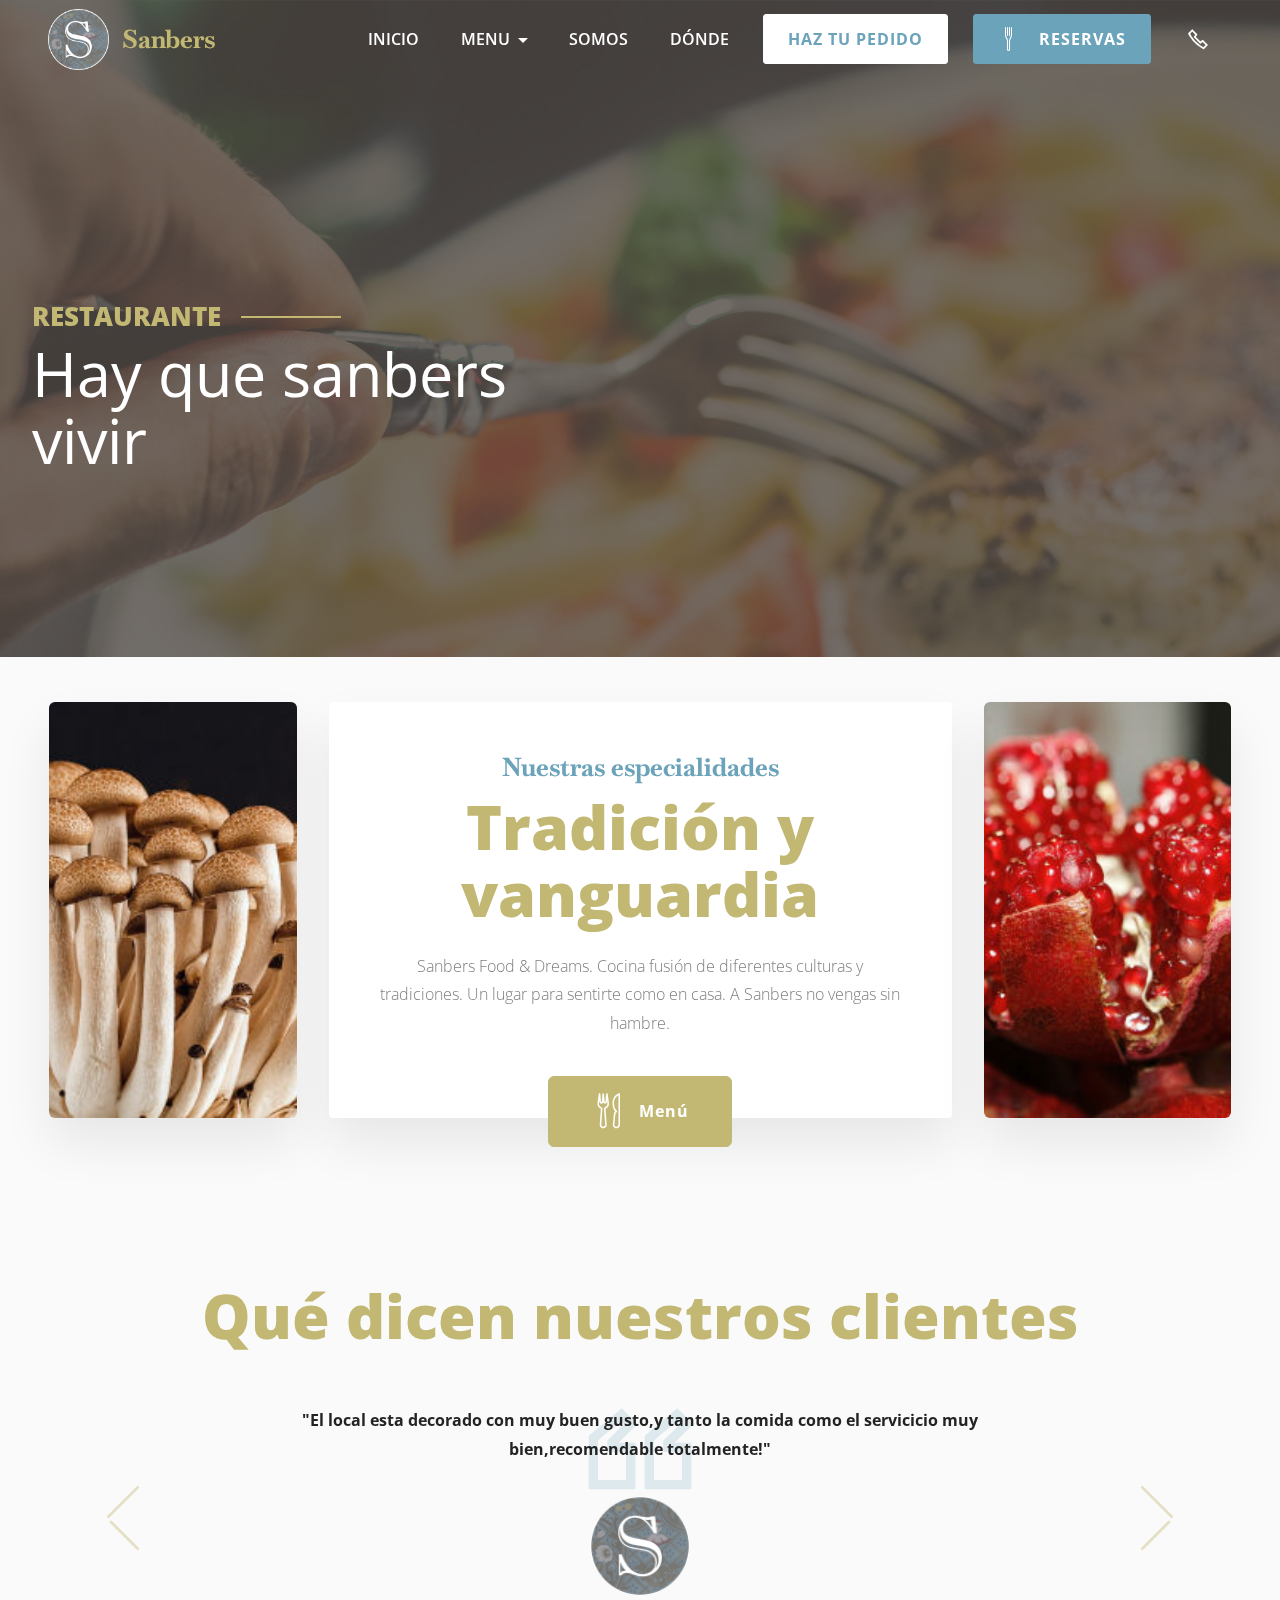
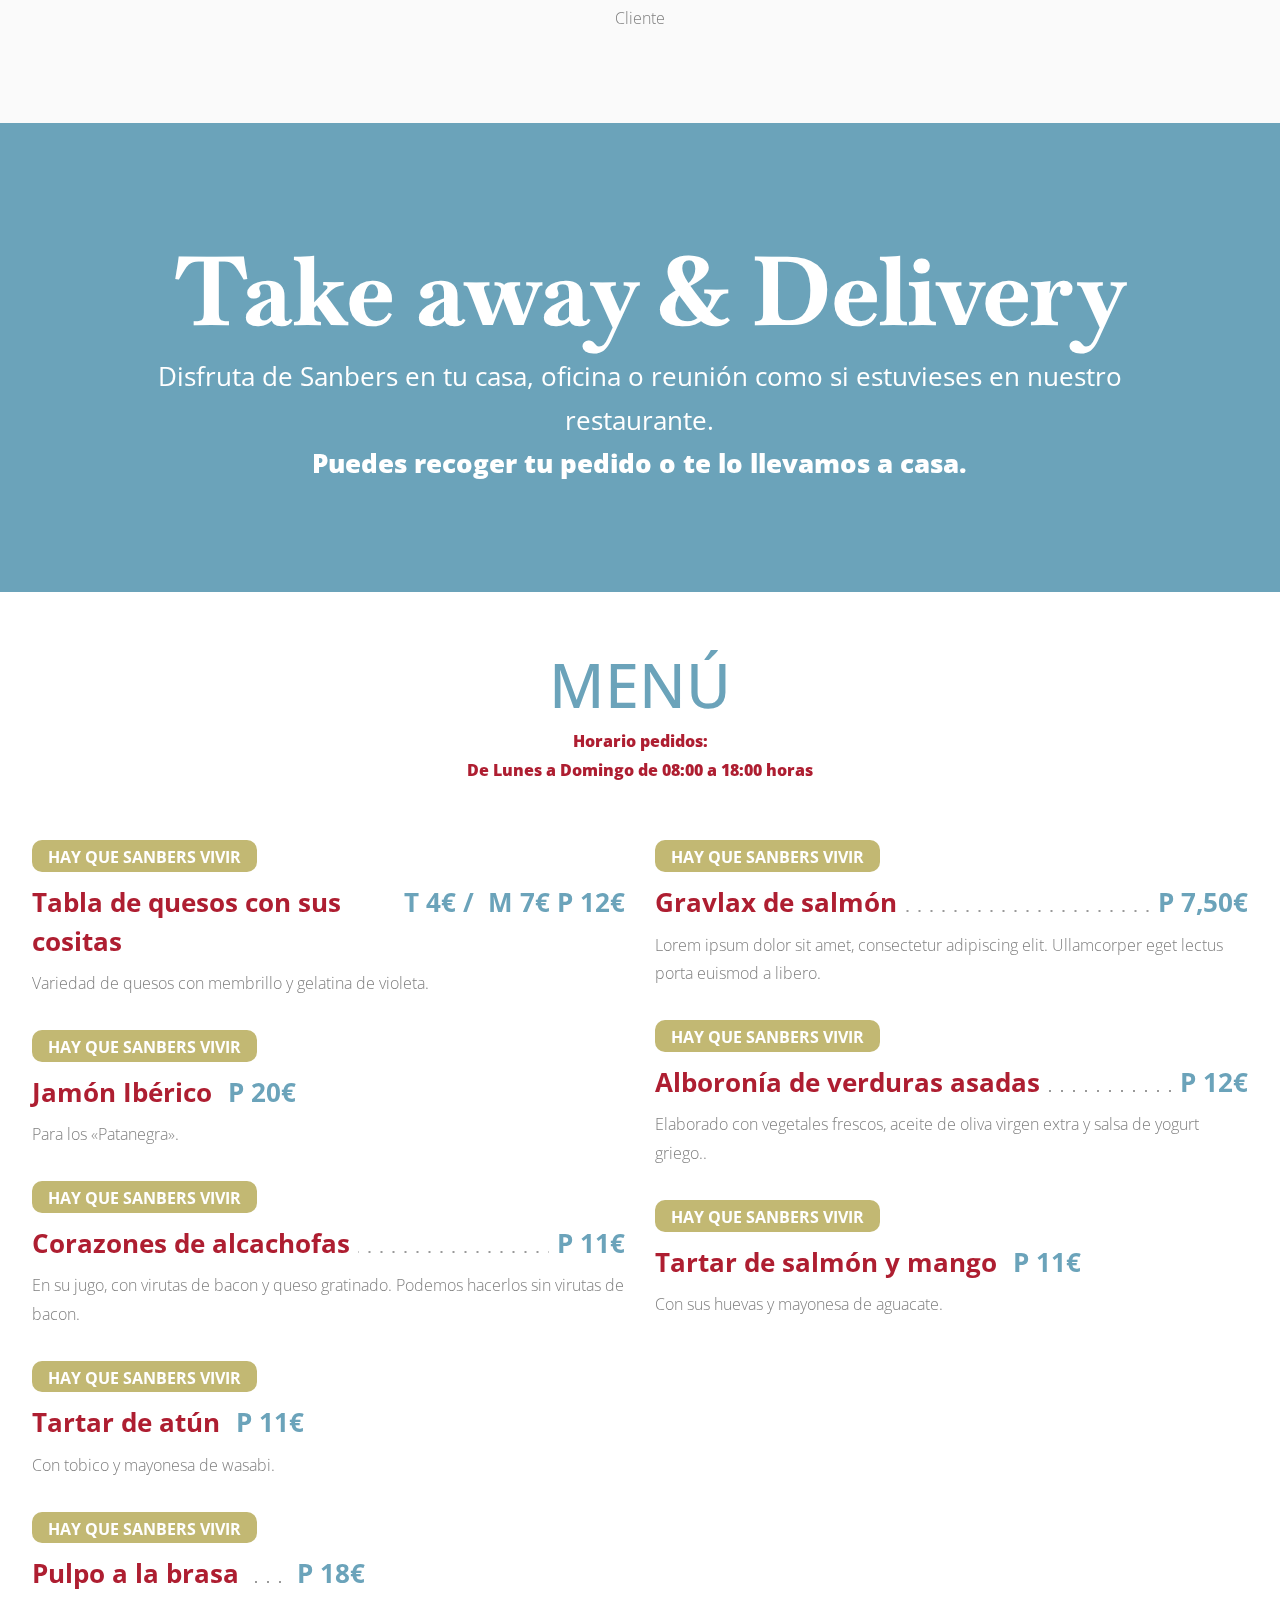
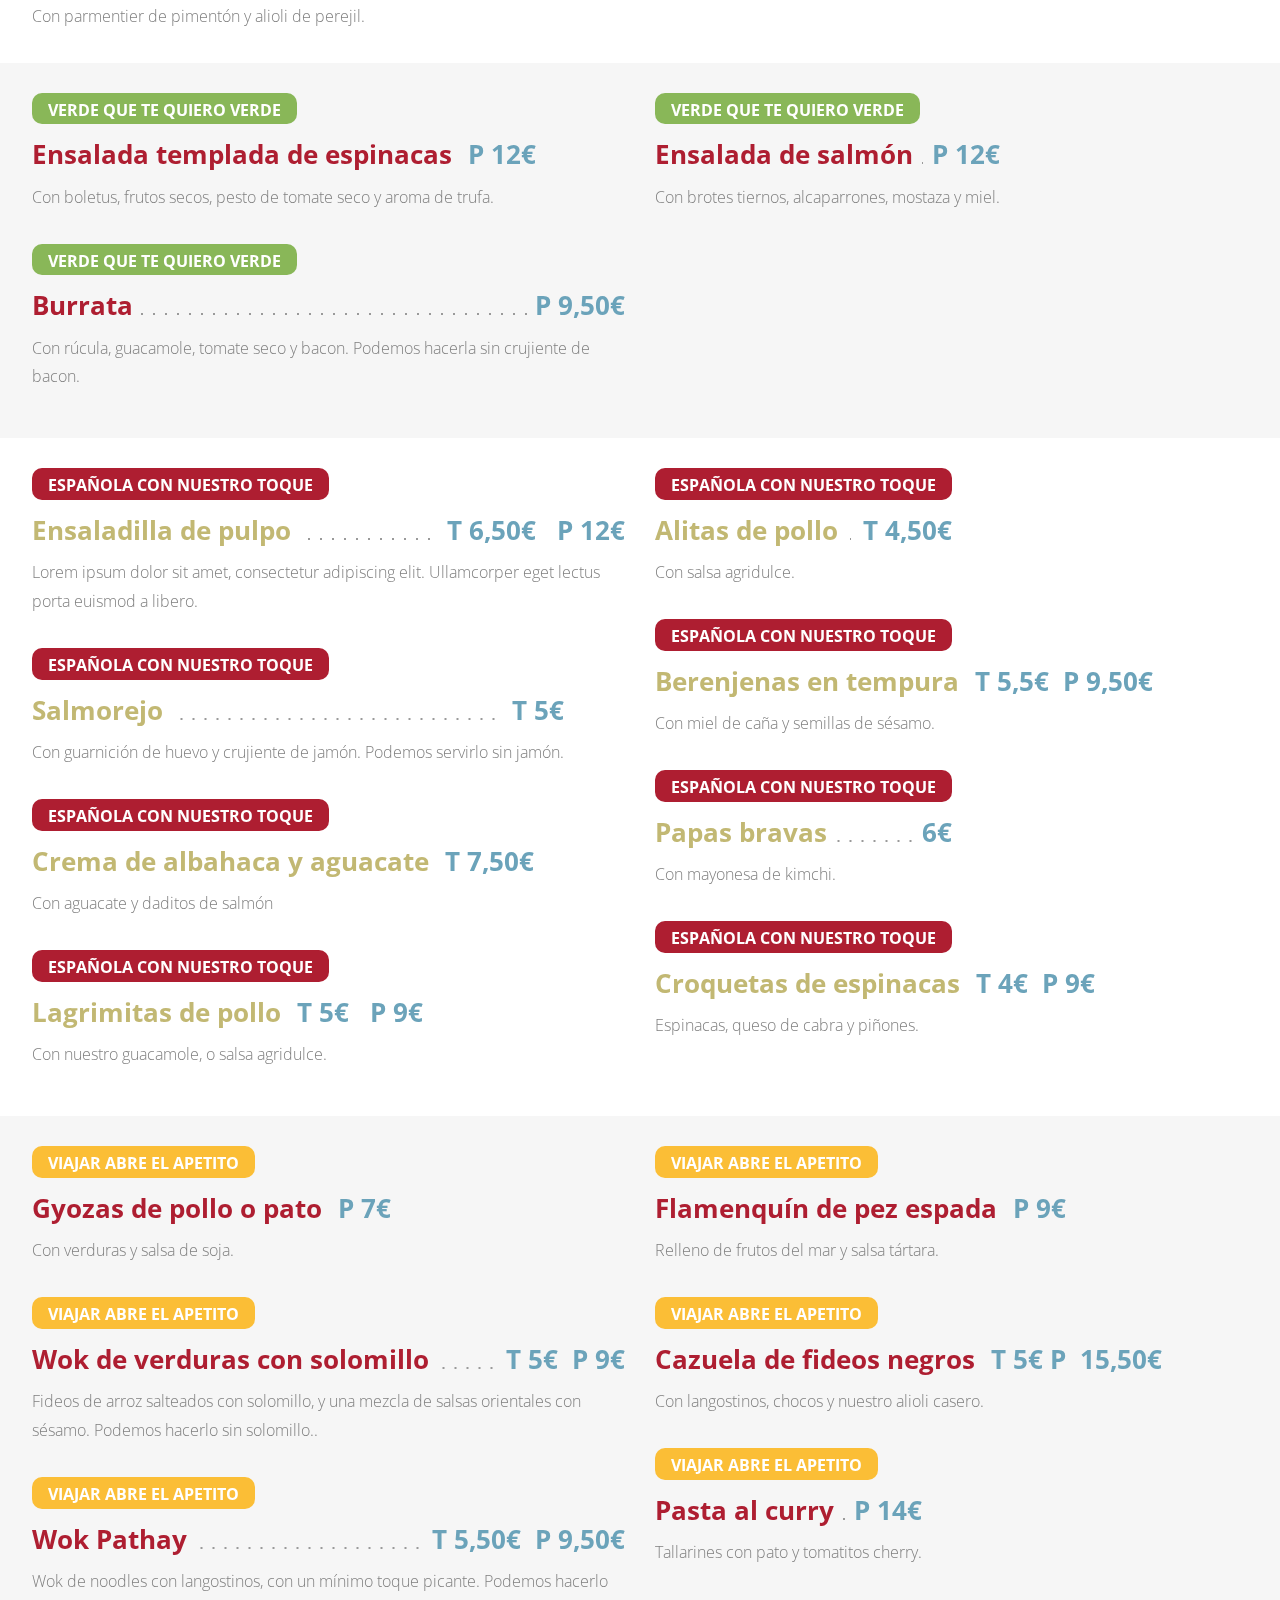
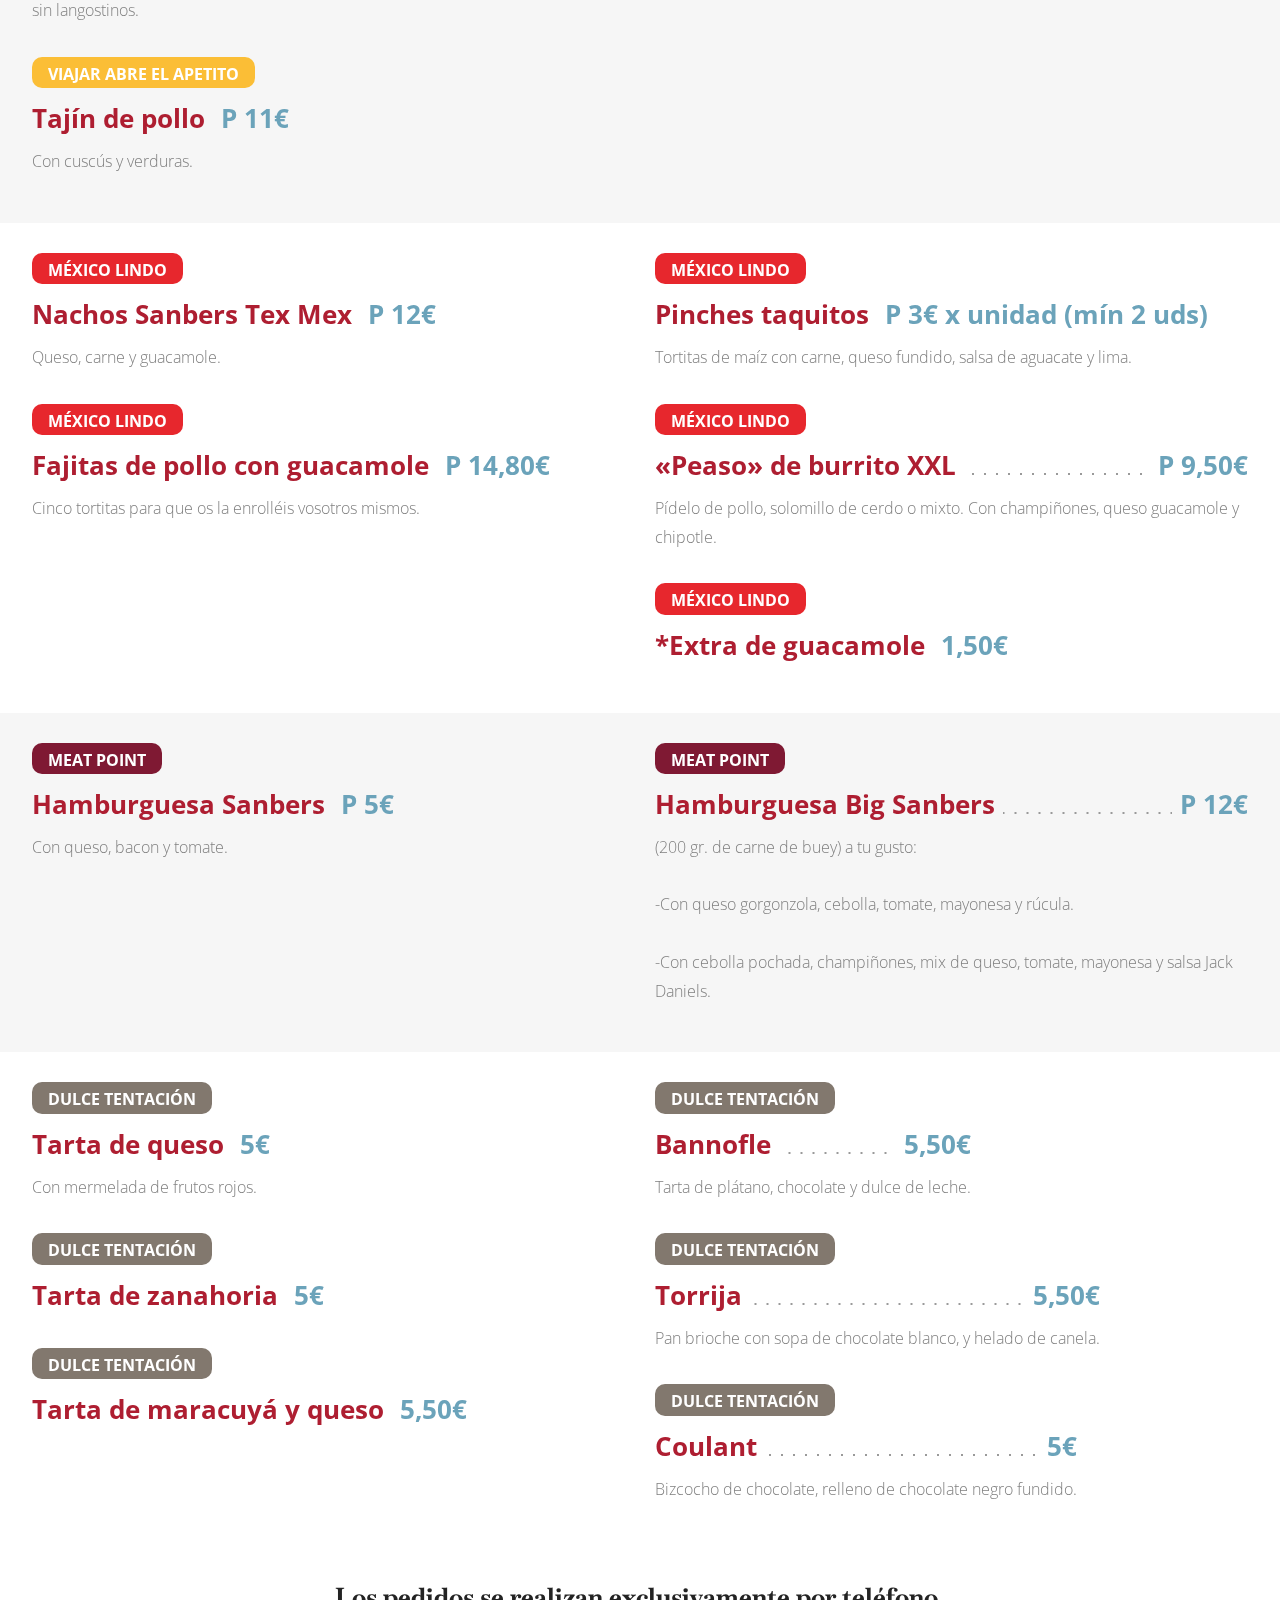
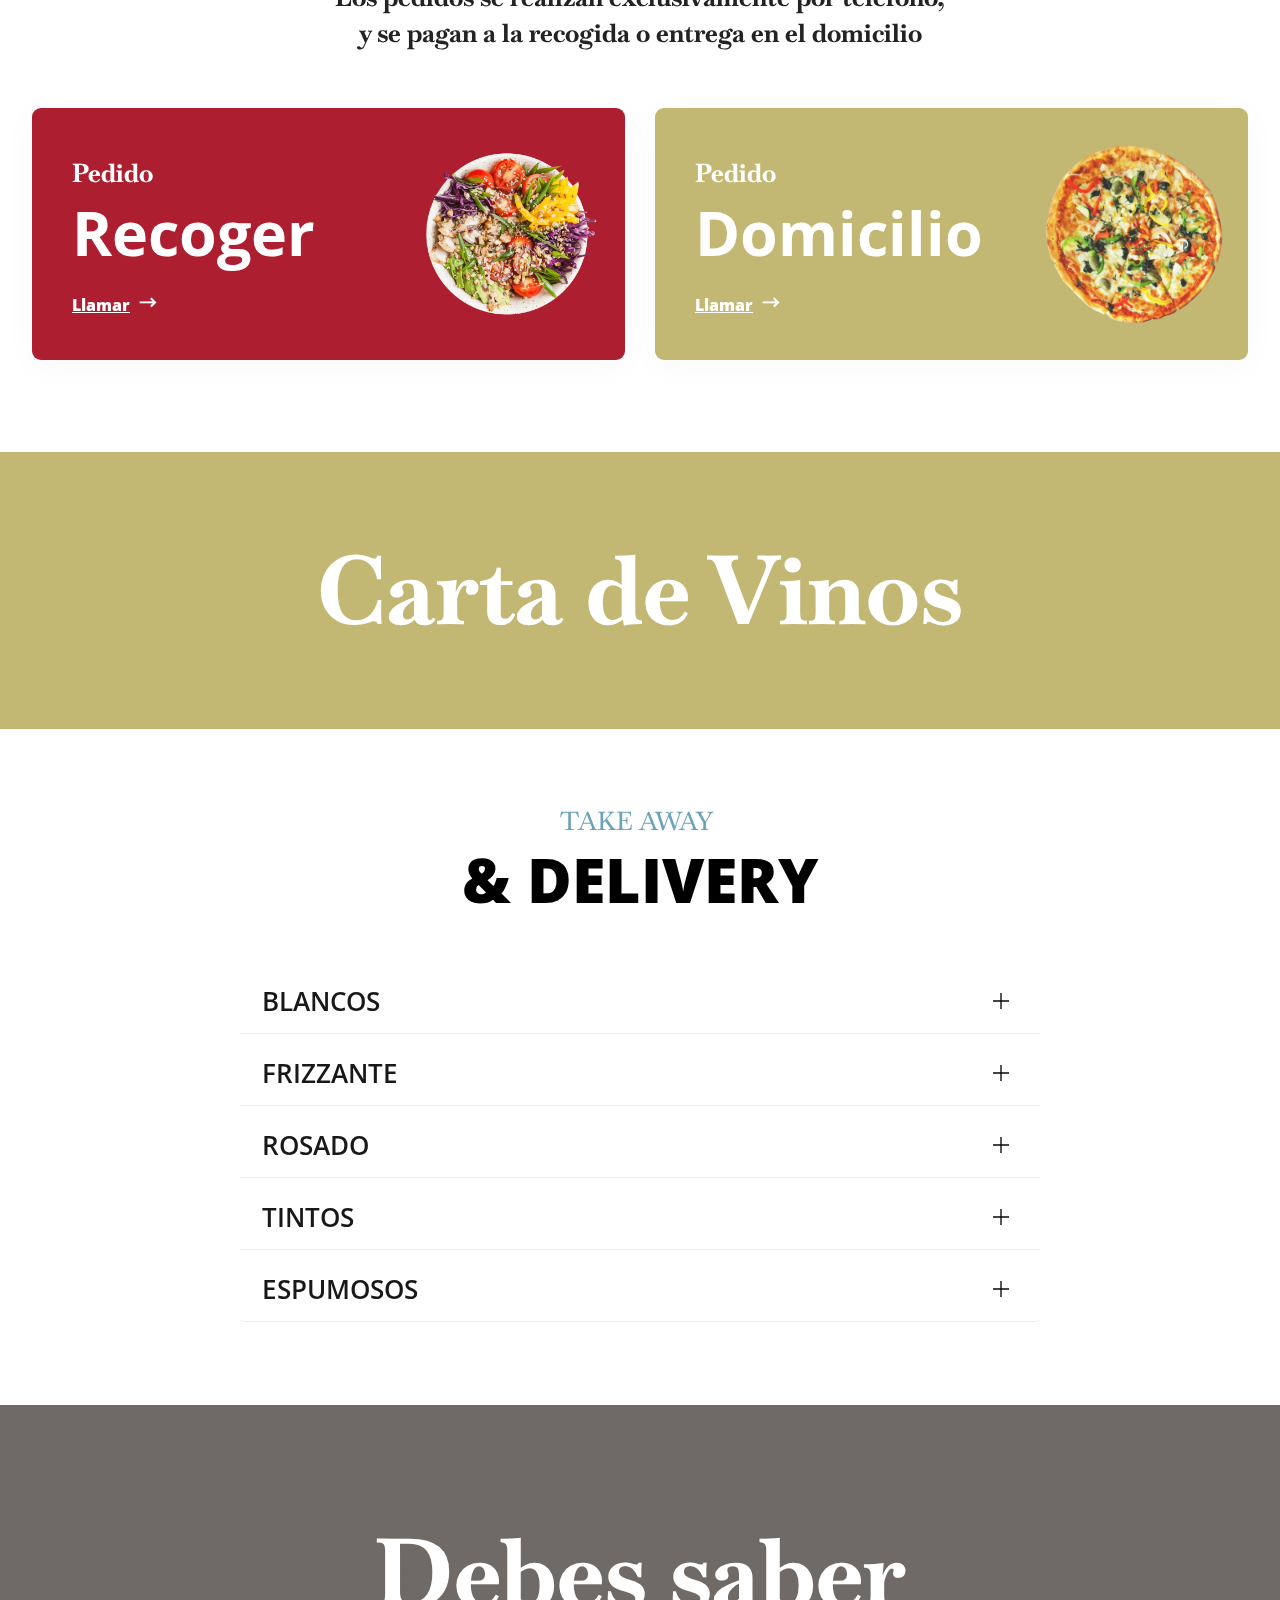
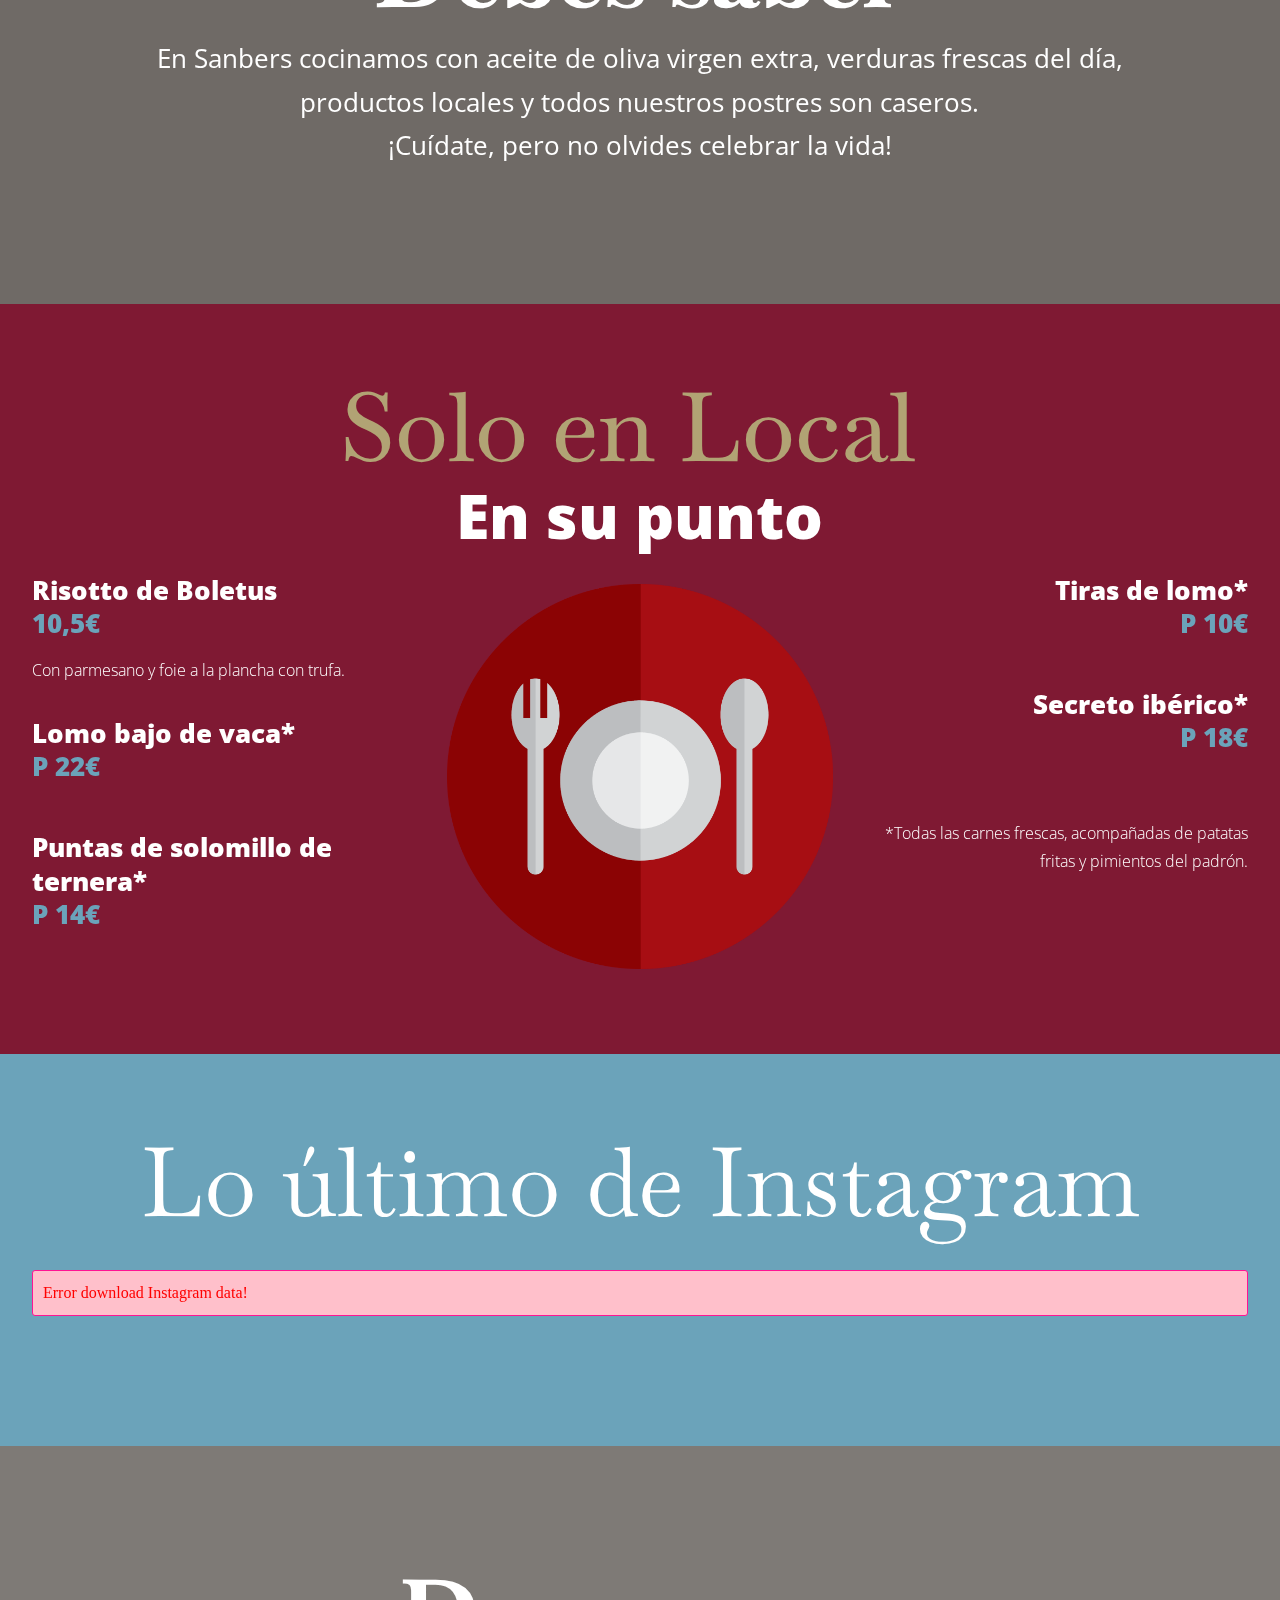
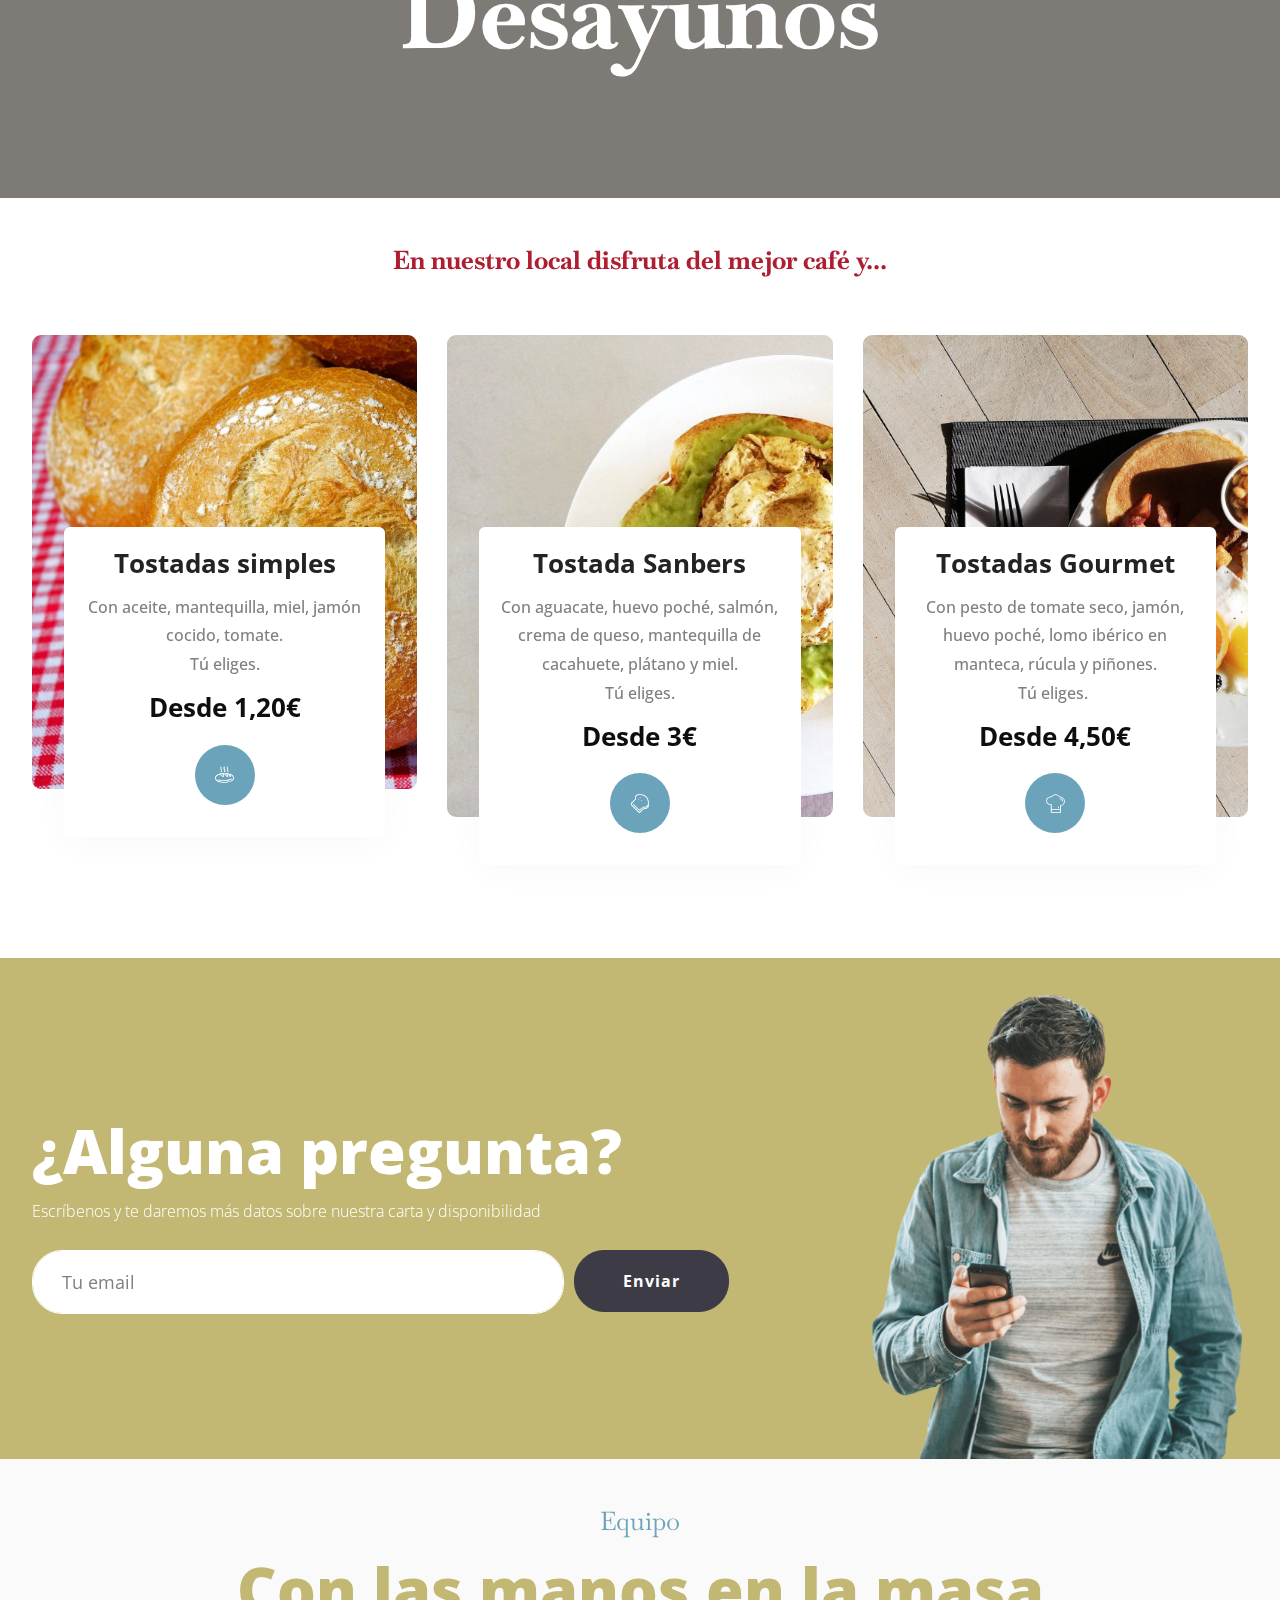
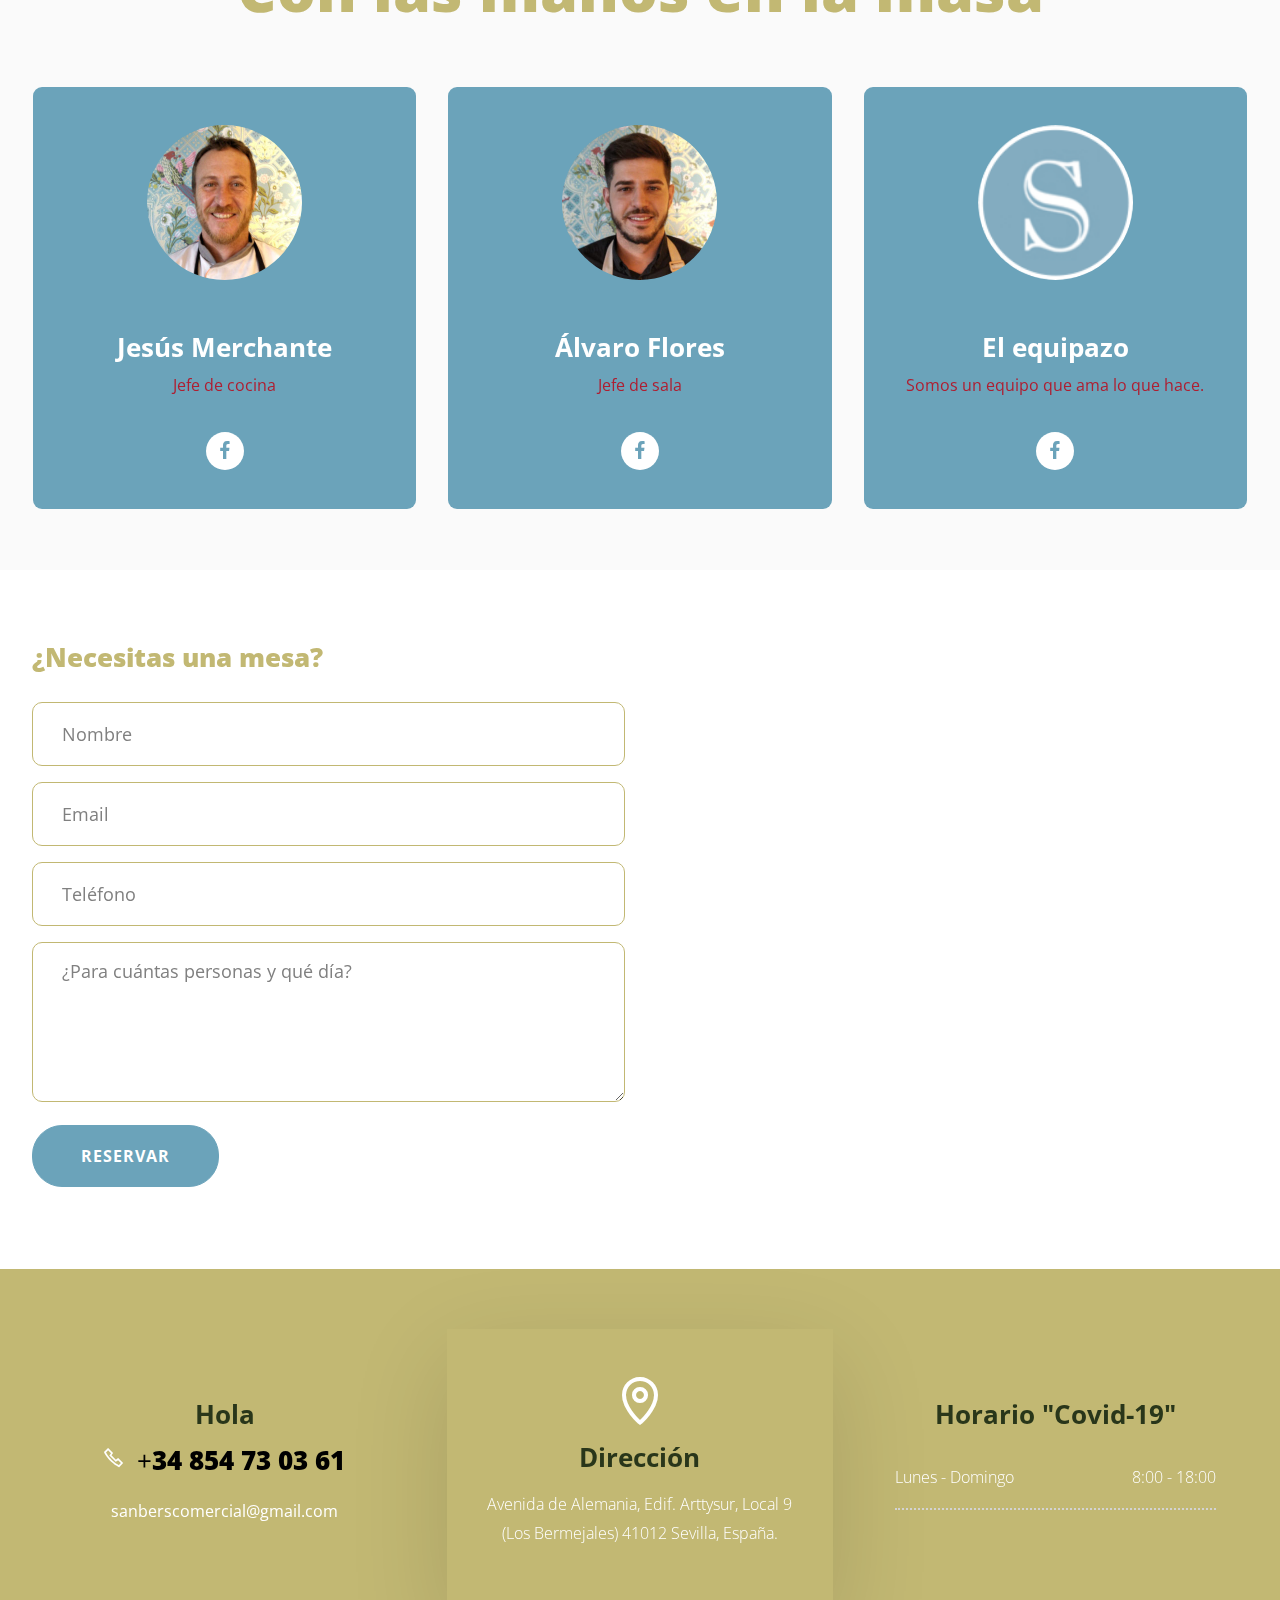
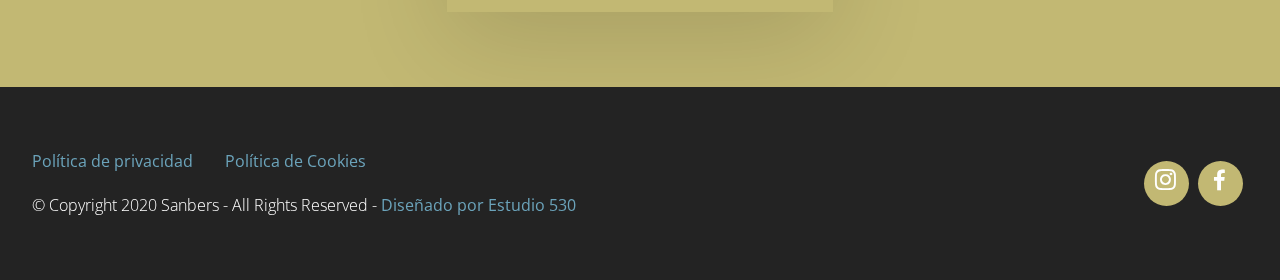
<file: index.html>
<!DOCTYPE html>
<html  >
<head>
  
  <meta charset="UTF-8">
  <meta http-equiv="X-UA-Compatible" content="IE=edge">
  
  <meta name="viewport" content="width=device-width, initial-scale=1, minimum-scale=1">
  <link rel="shortcut icon" href="assets/images/logo-sanbers.2-96x96.png" type="image/x-icon">
  <meta name="description" content="Sanbers Food & Dreams. Cocina fusión de diferentes culturas y tradiciones. Un lugar para sentirte como en casa.">
  
  
  <title>Inicio</title>
  <link rel="stylesheet" href="assets/web/assets/mobirise-icons2/mobirise2.css">
  <link rel="stylesheet" href="assets/web/assets/mobirise-icons/mobirise-icons.css">
  <link rel="stylesheet" href="assets/icon54-v4/style.css">
  <link rel="stylesheet" href="assets/icon54/style.css">
  <link rel="stylesheet" href="assets/icons-mind/style.css">
  <link rel="stylesheet" href="assets/tether/tether.min.css">
  <link rel="stylesheet" href="assets/bootstrap/css/bootstrap.min.css">
  <link rel="stylesheet" href="assets/bootstrap/css/bootstrap-grid.min.css">
  <link rel="stylesheet" href="assets/bootstrap/css/bootstrap-reboot.min.css">
  <link rel="stylesheet" href="assets/dropdown/css/style.css">
  <link rel="stylesheet" href="assets/formstyler/jquery.formstyler.css">
  <link rel="stylesheet" href="assets/formstyler/jquery.formstyler.theme.css">
  <link rel="stylesheet" href="assets/datepicker/jquery.datetimepicker.min.css">
  <link rel="stylesheet" href="assets/socicon/css/styles.css">
  <link rel="stylesheet" href="assets/instagram-feed/style.css">
  <link rel="stylesheet" href="assets/slick/slick.css">
  <link rel="stylesheet" href="assets/theme/css/style.css">
  <link rel="stylesheet" href="assets/recaptcha.css">
  <link rel="preload" as="style" href="assets/mobirise/css/mbr-additional.css"><link rel="stylesheet" href="assets/mobirise/css/mbr-additional.css" type="text/css">
  
  
  
  
</head>
<body>
  
  <section class="menu cid-sehuIM4zYF" once="menu" id="menu1-0">

    


    <nav class="navbar navbar-dropdown navbar-fixed-top navbar-expand-lg">

        <div class="container">
            <div class="navbar-brand">
                <span class="navbar-logo">
                    
                        <a href="index.html"><img src="assets/images/logo-sanbers.2-96x96.png" alt="Sanbers logo" style="height: 3.8rem;"></a>
                    
                </span>
                <span class="navbar-caption-wrap"><a class="navbar-caption mbr-light text-warning display-5" href="#">
                        Sanbers</a></span>
            </div>
            <button class="navbar-toggler" type="button" data-toggle="collapse" data-target="#navbarSupportedContent" aria-controls="navbarNavAltMarkup" aria-expanded="false" aria-label="Toggle navigation">
                <div class="hamburger">
                    <span></span>
                    <span></span>
                    <span></span>
                    <span></span>
                </div>
            </button>
            <div class="collapse navbar-collapse" id="navbarSupportedContent">
                <ul class="navbar-nav nav-dropdown" data-app-modern-menu="true"><li class="nav-item">
                        <a class="nav-link link text-white text-primary display-4" href="#top">
                            INICIO</a>
                    </li>
                    <li class="nav-item dropdown"><a class="nav-link link text-white text-primary dropdown-toggle display-4" href="#" aria-expanded="false" data-toggle="dropdown-submenu">
                            MENU</a><div class="dropdown-menu"><a class="text-white text-primary dropdown-item display-4" href="index.html#content06-3" aria-expanded="false">Take away &amp; Delivery</a><a class="text-white text-primary dropdown-item display-4" href="index.html#accordions01-t" aria-expanded="false">Carta de vinos</a><a class="text-white text-primary dropdown-item display-4" href="index.html#features04-10" aria-expanded="false">En su punto (Solo en local)</a><a class="text-white text-primary dropdown-item display-4" href="index.html#pricing03-13" aria-expanded="false">Desayunos</a></div>
                        
                    </li>
                    <li class="nav-item"><a class="nav-link link text-white text-primary display-4" href="index.html#team01-f">SOMOS</a>
                    </li><li class="nav-item"><a class="nav-link link text-white text-primary display-4" href="index.html#contacts01-h">DÓNDE</a></li></ul>

                <div class="navbar-buttons mbr-section-btn"><a class="btn btn-sm btn-white display-4" href="tel:+34 854 73 03 61">HAZ TU PEDIDO</a> <a class="btn btn-sm btn-primary display-4" href="https://module.lafourchette.com/es_ES/module/659813-ef789"><span class="icon54-v4-fork mbr-iconfont mbr-iconfont-btn"></span>RESERVAS</a></div>
                <div class="icons-menu">
                    <a href="tel:+34854730361">
                        <span class="p-2 mbr-iconfont mobi-mbri-phone mobi-mbri"></span>
                    </a>
                    
                    
                    
                    
                    
                </div>
            </div>
        </div>
    </nav>

</section>

<section class="header02 cid-sehuOudR51 mbr-parallax-background" id="header02-1">

    

    <div class="mbr-overlay" style="opacity: 0.8; background-color: rgb(79, 73, 67);">
    </div>

    <div class="container">
        <div class="row jc-sb">

            <div class="col-md-12 col-lg-6 md-pb">
                <div class="media-content">
                    <div class="title-align">
                        <h2 class="mbr-section-subtitle mbr-exbold align-left mbr-light mbr-fonts-style display-7">RESTAURANTE</h2>
                    </div>

                    <h1 class="mbr-section-title pb-4 mbr-white align-left mbr-exbold mbr-fonts-style display-2"><span style="font-weight: normal;">Hay que sanbers vivir</span></h1>


                    
                    

                </div>
            </div>

            <div class="col-md-12 img-col col-lg-6 my-auto">

                
            </div>

        </div>
    </div>

</section>

<section class="features02 cid-sehuQPLJtz" id="features02-2">

    

    

    <div class="container">
        <div class="row justify-content-center">


            <div class="col-md-12 card card-img col-lg-3 align-center">
                <div class="mbr-figure">
                    <img src="assets/images/mbr-425x261.jpg" alt="Sanbers">
                </div>
            </div>

            <div class="col-md-12 card col-lg-6 center-card align-center md-pb">

                <h2 class="mbr-section-subtitle mbr-exbold mbr-light mbr-fonts-style display-5">Nuestras especialidades</h2>
                <h1 class="mbr-section-title pb-3 mbr-exbold mbr-fonts-style display-2">Tradición y vanguardia</h1>


                <p class="mbr-text pb-3 mbr-fonts-style display-4">Sanbers Food &amp; Dreams. Cocina fusión de diferentes culturas y tradiciones. Un lugar para sentirte como en casa.&nbsp;A Sanbers no vengas sin hambre.<br></p>
                <div class="mbr-section-btn"><a class="btn btn-md btn-warning display-4" href="index.html#content04-5"><span class="icon54-v1-fork-knife mbr-iconfont mbr-iconfont-btn" style="font-size: 35px;"></span>Menú</a></div>



            </div>



            <div class="col-md-12 card col-lg-3 card-img align-center">
                <div class="mbr-figure">
                    <img src="assets/images/mbr-425x283.jpg" alt="Sanbers">
                </div>
            </div>



        </div>
    </div>

</section>

<section class="carouse1 slide testimonials-slider cid-sehvbomB8W" data-interval="false" id="testimonials01-a">

    

    

    <div class="container text-center">


        <div class="row">
            <div class="col-12  col-md-12 pb-5 col-lg-12">
                
                <h2 class="mbr-section-title align-center mbr-exbold mbr-fonts-style mbr-black display-2">
                    Qué dicen nuestros clientes</h2>

            </div>
        </div>


        <div class="carousel slide" role="listbox" data-pause="true" data-keyboard="false" data-ride="false" data-interval="false">
            <div class="carousel-inner">
                

                
                


            <div class="carousel-item">
                    <div class="user col-md-8">

                        <div class="user_text pb-3">
                            <span class="mbr-iconfont mobi-mbri-quote-left mobi-mbri"></span>

                            <p class="mbr-fonts-style mbr-bold display-4">"El local esta decorado con muy buen gusto,y tanto la comida  como el servicicio muy bien,recomendable totalmente!"<br></p>
                        </div>

                        <div class="user_image">
                            <img src="assets/images/logo-sanbers.2-96x96.png" alt="">
                        </div>

                        
                        <p class="user_status mbr-fonts-style display-4">Cliente</p>
                    </div>
                </div><div class="carousel-item">
                    <div class="user col-md-8">
                        <div class="user_text pb-3">
                            <span class="mbr-iconfont mobi-mbri-quote-left mobi-mbri"></span>
                            <p class="mbr-fonts-style mbr-bold display-4">"This place is World Class! Love it! ❤️&nbsp; The excellent team of Elisabeth, Gines, Borja glide effortlessly around with charm and elegance. Totally professional service! Suburb food &amp; drink. The eclectic mix of tapas is like a world tour on an electric scooter. Fast, quiet and not too many calories consumed! 😉 We Love this place, great people, great food &amp; drink and above all else....feels like a place you never want to leave".&nbsp;<br></p>
                        </div>

                        <div class="user_image">
                            <img src="assets/images/logo-sanbers.2-96x96.png" alt="">
                        </div>

                        
                        <p class="user_status mbr-fonts-style display-4">Cliente</p>
                    </div>
                </div><div class="carousel-item">
                    <div class="user col-md-8">
                        <div class="user_text pb-3">
                            <span class="mbr-iconfont mobi-mbri-quote-left mobi-mbri"></span>
                            <p class="mbr-fonts-style mbr-bold display-4">Espectacular toda la carta!!!<br></p>
                        </div>

                        <div class="user_image">
                            <img src="assets/images/logo-sanbers.2-96x96.png" alt="">
                        </div>

                        
                        <p class="user_status mbr-fonts-style display-4">Cliente</p>
                    </div>
                </div></div>

            



            <div class="carousel-controls">
                <a class="carousel-control-prev" role="button" data-slide="prev">
                    <span aria-hidden="true" class="mbri-arrow-prev mbr-iconfont"></span>
                    <span class="sr-only">Previous</span>
                </a>

                <a class="carousel-control-next" role="button" data-slide="next">
                    <span aria-hidden="true" class="mbri-arrow-next mbr-iconfont"></span>
                    <span class="sr-only">Next</span>
                </a>
            </div>
        </div>
    </div>
</section>

<section class="conten06 cid-sehuV3dJS7" id="content06-3">

    

    

    <div class="container">
        <div class="row justify-content-center">
            <div class="mbr-black col-md-12 col-lg-10">

                <h2 class="mbr-section-title mbr-white align-center mbr-exbold pb-2 mbr-fonts-style display-1">&nbsp;Take away &amp; Delivery</h2>
                <p class="mbr-text align-center mbr-white mbr-regular mbr-fonts-style display-7">Disfruta de Sanbers en tu casa, oficina o reunión como si estuvieses en nuestro restaurante.<br><strong>Puedes recoger tu pedido o te lo llevamos a casa.</strong><br></p>



            </div>
        </div>
    </div>
</section>

<section class="content04 cid-sehuYXCGw4" id="content04-5">

    

    

    <div class="container">
        <h4 class="mbr-section-subtitle mbr-semibold align-center mbr-fonts-style display-2">MENÚ</h4>
        <h2 class="mbr-section-title align-center mbr-exbold mbr-fonts-style mbr-black display-4">Horario pedidos:<br>De Lunes a Domingo de 08:00 a 18:00 horas</h2>

        <div class="row pt-5">
            <div class="col-md-12 col-lg-6">
                <div class="menu-group">



                    <div class="row menu-row">
                        



                        
                        
                        
                    <div class="col-md-12 menu-item">

                            <div class="wrapper">
                                <h5 class="item-tag mbr-white mbr-bold mbr-fonts-style display-4">HAY QUE SANBERS VIVIR</h5>
                                <div class="menu-box">

                                    <p class="box-text mbr-black mbr-bold mbr-fonts-style display-7">Tabla de quesos con sus cositas</p>
                                    <div class="line"></div>
                                    <span class="mbr-fonts-style mbr-bold box-price mbr-black display-7">T 4€ /&nbsp; M 7€  P 12€</span>
                                </div>
                                <h3 class="item-title mbr-fonts-style display-4">Variedad de quesos con membrillo y gelatina de violeta.</h3>
                            </div>
                        </div><div class="col-md-12 menu-item">

                            <div class="wrapper">
                                <h5 class="item-tag mbr-white mbr-bold mbr-fonts-style display-4">HAY QUE SANBERS VIVIR</h5>
                                <div class="menu-box">

                                    <p class="box-text mbr-black mbr-bold mbr-fonts-style display-7">Jamón Ibérico</p>
                                    <div class="line"></div>
                                    <span class="mbr-fonts-style mbr-bold box-price mbr-black display-7">P 20€</span>
                                </div>
                                <h3 class="item-title mbr-fonts-style display-4">Para los «Patanegra».</h3>
                            </div>
                        </div><div class="col-md-12 menu-item">

                            <div class="wrapper">
                                <h5 class="item-tag mbr-white mbr-bold mbr-fonts-style display-4">HAY QUE SANBERS VIVIR</h5>
                                <div class="menu-box">

                                    <p class="box-text mbr-black mbr-bold mbr-fonts-style display-7">Corazones de alcachofas</p>
                                    <div class="line"></div>
                                    <span class="mbr-fonts-style mbr-bold box-price mbr-black display-7">P 11€</span>
                                </div>
                                <h3 class="item-title mbr-fonts-style display-4">En su jugo, con virutas de bacon y queso gratinado. Podemos hacerlos sin virutas de bacon.</h3>
                            </div>
                        </div><div class="col-md-12 menu-item">

                            <div class="wrapper">
                                <h5 class="item-tag mbr-white mbr-bold mbr-fonts-style display-4">HAY QUE SANBERS VIVIR</h5>
                                <div class="menu-box">

                                    <p class="box-text mbr-black mbr-bold mbr-fonts-style display-7">Tartar de atún</p>
                                    <div class="line"></div>
                                    <span class="mbr-fonts-style mbr-bold box-price mbr-black display-7">P 11€</span>
                                </div>
                                <h3 class="item-title mbr-fonts-style display-4">Con tobico y mayonesa de wasabi.</h3>
                            </div>
                        </div><div class="col-md-12 menu-item">

                            <div class="wrapper">
                                <h5 class="item-tag mbr-white mbr-bold mbr-fonts-style display-4">HAY QUE SANBERS VIVIR</h5>
                                <div class="menu-box">

                                    <p class="box-text mbr-black mbr-bold mbr-fonts-style display-7">Pulpo a la brasa</p>
                                    <div class="line"></div>
                                    <span class="mbr-fonts-style mbr-bold box-price mbr-black display-7">P 18€</span>
                                </div>
                                <h3 class="item-title mbr-fonts-style display-4">Con parmentier de pimentón y alioli de perejil.</h3>
                            </div>
                        </div></div>
                </div>




            </div>


            <div class="col-md-12 col-lg-6">
                <div class="menu-group">



                    <div class="row menu-row">
                        


                        
                        
                        
                    <div class="col-md-12 menu-item">


                            <div class="wrapper">
                                <h5 class="item-tag mbr-white mbr-bold mbr-fonts-style display-4">HAY QUE SANBERS VIVIR</h5>
                                <div class="menu-box">

                                    <p class="box-text mbr-black mbr-bold mbr-fonts-style display-7">Gravlax de salmón<br></p>
                                    <div class="line"></div>
                                    <span class="mbr-fonts-style mbr-bold box-price mbr-black display-7">P 7,50€</span>
                                </div>
                                <h3 class="item-title mbr-fonts-style display-4">Lorem ipsum dolor sit amet, consectetur adipiscing
                                    elit.
                                    Ullamcorper eget lectus porta euismod a libero.</h3>
                            </div>
                        </div><div class="col-md-12 menu-item">


                            <div class="wrapper">
                                <h5 class="item-tag mbr-white mbr-bold mbr-fonts-style display-4">HAY QUE SANBERS VIVIR</h5>
                                <div class="menu-box">

                                    <p class="box-text mbr-black mbr-bold mbr-fonts-style display-7">Alboronía de verduras asadas<br></p>
                                    <div class="line"></div>
                                    <span class="mbr-fonts-style mbr-bold box-price mbr-black display-7">P 12€</span>
                                </div>
                                <h3 class="item-title mbr-fonts-style display-4">Elaborado con vegetales frescos, aceite de oliva virgen extra y salsa de yogurt griego..</h3>
                            </div>
                        </div><div class="col-md-12 menu-item">


                            <div class="wrapper">
                                <h5 class="item-tag mbr-white mbr-bold mbr-fonts-style display-4">HAY QUE SANBERS VIVIR</h5>
                                <div class="menu-box">

                                    <p class="box-text mbr-black mbr-bold mbr-fonts-style display-7">Tartar de salmón y mango<br></p>
                                    <div class="line"></div>
                                    <span class="mbr-fonts-style mbr-bold box-price mbr-black display-7">P 11€</span>
                                </div>
                                <h3 class="item-title mbr-fonts-style display-4">Con sus huevas y mayonesa de aguacate.<div><br></div></h3>
                            </div>
                        </div></div>
                </div>
            </div>

        </div>
    </div>
</section>

<section class="content04 cid-seKut8IvlN" id="content04-j">

    

    

    <div class="container">
        
        

        <div class="row">
            <div class="col-md-12 col-lg-6">
                <div class="menu-group">



                    <div class="row menu-row">
                        



                        
                        
                        
                    <div class="col-md-12 menu-item">

                            <div class="wrapper">
                                <h5 class="item-tag mbr-white mbr-bold mbr-fonts-style display-4">VERDE QUE TE QUIERO VERDE</h5>
                                <div class="menu-box">

                                    <p class="box-text mbr-black mbr-bold mbr-fonts-style display-7">Ensalada templada de espinacas</p>
                                    <div class="line"></div>
                                    <span class="mbr-fonts-style mbr-bold box-price mbr-black display-7">P 12€</span>
                                </div>
                                <h3 class="item-title mbr-fonts-style display-4">Con boletus, frutos secos, pesto de tomate seco y aroma de trufa.</h3>
                            </div>
                        </div><div class="col-md-12 menu-item">

                            <div class="wrapper">
                                <h5 class="item-tag mbr-white mbr-bold mbr-fonts-style display-4">VERDE QUE TE QUIERO VERDE</h5>
                                <div class="menu-box">

                                    <p class="box-text mbr-black mbr-bold mbr-fonts-style display-7">Burrata</p>
                                    <div class="line"></div>
                                    <span class="mbr-fonts-style mbr-bold box-price mbr-black display-7">P&nbsp;9,50€</span>
                                </div>
                                <h3 class="item-title mbr-fonts-style display-4">Con rúcula, guacamole, tomate seco y bacon. Podemos hacerla sin crujiente de bacon.</h3>
                            </div>
                        </div></div>
                </div>




            </div>


            <div class="col-md-12 col-lg-6">
                <div class="menu-group">



                    <div class="row menu-row">
                        


                        
                        
                        
                    <div class="col-md-12 menu-item">


                            <div class="wrapper">
                                <h5 class="item-tag mbr-white mbr-bold mbr-fonts-style display-4">VERDE QUE TE QUIERO VERDE</h5>
                                <div class="menu-box">

                                    <p class="box-text mbr-black mbr-bold mbr-fonts-style display-7">Ensalada de salmón<br></p>
                                    <div class="line"></div>
                                    <span class="mbr-fonts-style mbr-bold box-price mbr-black display-7">P 12€</span>
                                </div>
                                <h3 class="item-title mbr-fonts-style display-4">Con brotes tiernos, alcaparrones, mostaza y miel.</h3>
                            </div>
                        </div></div>
                </div>
            </div>

        </div>
    </div>
</section>

<section class="content04 cid-seKvgzinug" id="content04-k">

    

    

    <div class="container">
        
        

        <div class="row">
            <div class="col-md-12 col-lg-6">
                <div class="menu-group">



                    <div class="row menu-row">
                        



                        
                        
                        
                    <div class="col-md-12 menu-item">

                            <div class="wrapper">
                                <h5 class="item-tag mbr-white mbr-bold mbr-fonts-style display-4">ESPAÑOLA CON NUESTRO TOQUE</h5>
                                <div class="menu-box">

                                    <p class="box-text mbr-black mbr-bold mbr-fonts-style display-7">Ensaladilla de pulpo</p>
                                    <div class="line"></div>
                                    <span class="mbr-fonts-style mbr-bold box-price mbr-black display-7">
                                        T 6,50€&nbsp; &nbsp;P 12€</span>
                                </div>
                                <h3 class="item-title mbr-fonts-style display-4">Lorem ipsum dolor sit amet, consectetur adipiscing
                                    elit.
                                    Ullamcorper eget lectus porta euismod a libero.</h3>
                            </div>
                        </div><div class="col-md-12 menu-item">

                            <div class="wrapper">
                                <h5 class="item-tag mbr-white mbr-bold mbr-fonts-style display-4">ESPAÑOLA CON NUESTRO TOQUE</h5>
                                <div class="menu-box">

                                    <p class="box-text mbr-black mbr-bold mbr-fonts-style display-7">Salmorejo<br></p>
                                    <div class="line"></div>
                                    <span class="mbr-fonts-style mbr-bold box-price mbr-black display-7">
                                        T 5€</span>
                                </div>
                                <h3 class="item-title mbr-fonts-style display-4">Con guarnición de huevo y crujiente de jamón. Podemos servirlo sin jamón.</h3>
                            </div>
                        </div><div class="col-md-12 menu-item">

                            <div class="wrapper">
                                <h5 class="item-tag mbr-white mbr-bold mbr-fonts-style display-4">ESPAÑOLA CON NUESTRO TOQUE</h5>
                                <div class="menu-box">

                                    <p class="box-text mbr-black mbr-bold mbr-fonts-style display-7">Crema de albahaca y aguacate</p>
                                    <div class="line"></div>
                                    <span class="mbr-fonts-style mbr-bold box-price mbr-black display-7">
                                        T 7,50€</span>
                                </div>
                                <h3 class="item-title mbr-fonts-style display-4">Con aguacate y daditos de salmón</h3>
                            </div>
                        </div><div class="col-md-12 menu-item">

                            <div class="wrapper">
                                <h5 class="item-tag mbr-white mbr-bold mbr-fonts-style display-4">ESPAÑOLA CON NUESTRO TOQUE</h5>
                                <div class="menu-box">

                                    <p class="box-text mbr-black mbr-bold mbr-fonts-style display-7">Lagrimitas de pollo<br></p>
                                    <div class="line"></div>
                                    <span class="mbr-fonts-style mbr-bold box-price mbr-black display-7">
                                        T 5€&nbsp; &nbsp;P 9€</span>
                                </div>
                                <h3 class="item-title mbr-fonts-style display-4">Con nuestro guacamole, o salsa agridulce.</h3>
                            </div>
                        </div></div>
                </div>




            </div>


            <div class="col-md-12 col-lg-6">
                <div class="menu-group">



                    <div class="row menu-row">
                        


                        
                        
                        
                    <div class="col-md-12 menu-item">


                            <div class="wrapper">
                                <h5 class="item-tag mbr-white mbr-bold mbr-fonts-style display-4">ESPAÑOLA CON NUESTRO TOQUE</h5>
                                <div class="menu-box">

                                    <p class="box-text mbr-black mbr-bold mbr-fonts-style display-7">Alitas de pollo<br></p>
                                    <div class="line"></div>
                                    <span class="mbr-fonts-style mbr-bold box-price mbr-black display-7">
                                        T 4,50€</span>
                                </div>
                                <h3 class="item-title mbr-fonts-style display-4">Con salsa agridulce.</h3>
                            </div>
                        </div><div class="col-md-12 menu-item">


                            <div class="wrapper">
                                <h5 class="item-tag mbr-white mbr-bold mbr-fonts-style display-4">ESPAÑOLA CON NUESTRO TOQUE</h5>
                                <div class="menu-box">

                                    <p class="box-text mbr-black mbr-bold mbr-fonts-style display-7">Berenjenas en tempura<br></p>
                                    <div class="line"></div>
                                    <span class="mbr-fonts-style mbr-bold box-price mbr-black display-7">
                                        T 5,5€&nbsp; P 9,50€</span>
                                </div>
                                <h3 class="item-title mbr-fonts-style display-4">Con miel de caña y semillas de sésamo.</h3>
                            </div>
                        </div><div class="col-md-12 menu-item">

                            <div class="wrapper">
                                <h5 class="item-tag mbr-white mbr-bold mbr-fonts-style display-4">ESPAÑOLA CON NUESTRO TOQUE</h5>
                                <div class="menu-box">

                                    <p class="box-text mbr-black mbr-bold mbr-fonts-style display-7">Papas bravas<br></p>
                                    <div class="line"></div>
                                    <span class="mbr-fonts-style mbr-bold box-price mbr-black display-7">
                                        6€</span>
                                </div>
                                <h3 class="item-title mbr-fonts-style display-4">Con mayonesa de kimchi.</h3>
                            </div>
                        </div><div class="col-md-12 menu-item">


                            <div class="wrapper">
                                <h5 class="item-tag mbr-white mbr-bold mbr-fonts-style display-4">ESPAÑOLA CON NUESTRO TOQUE</h5>
                                <div class="menu-box">

                                    <p class="box-text mbr-black mbr-bold mbr-fonts-style display-7">Croquetas de espinacas<br></p>
                                    <div class="line"></div>
                                    <span class="mbr-fonts-style mbr-bold box-price mbr-black display-7">
                                        T 4€&nbsp; P 9€</span>
                                </div>
                                <h3 class="item-title mbr-fonts-style display-4">Espinacas, queso de cabra y piñones.&nbsp;</h3>
                            </div>
                        </div></div>
                </div>
            </div>

        </div>
    </div>
</section>

<section class="content04 cid-seKxxHF6zh" id="content04-l">

    

    

    <div class="container">
        
        

        <div class="row">
            <div class="col-md-12 col-lg-6">
                <div class="menu-group">



                    <div class="row menu-row">
                        



                        
                        
                        
                    <div class="col-md-12 menu-item">

                            <div class="wrapper">
                                <h5 class="item-tag mbr-white mbr-bold mbr-fonts-style display-4">VIAJAR ABRE EL APETITO</h5>
                                <div class="menu-box">

                                    <p class="box-text mbr-black mbr-bold mbr-fonts-style display-7">Gyozas de pollo o pato</p>
                                    <div class="line"></div>
                                    <span class="mbr-fonts-style mbr-bold box-price mbr-black display-7">P 7€</span>
                                </div>
                                <h3 class="item-title mbr-fonts-style display-4">Con verduras y salsa de soja.</h3>
                            </div>
                        </div><div class="col-md-12 menu-item">

                            <div class="wrapper">
                                <h5 class="item-tag mbr-white mbr-bold mbr-fonts-style display-4">VIAJAR ABRE EL APETITO</h5>
                                <div class="menu-box">

                                    <p class="box-text mbr-black mbr-bold mbr-fonts-style display-7">Wok de verduras con solomillo</p>
                                    <div class="line"></div>
                                    <span class="mbr-fonts-style mbr-bold box-price mbr-black display-7">T 5€&nbsp; P 9€</span>
                                </div>
                                <h3 class="item-title mbr-fonts-style display-4">Fideos de arroz salteados con solomillo, y una mezcla de salsas orientales con sésamo. Podemos hacerlo sin solomillo..</h3>
                            </div>
                        </div><div class="col-md-12 menu-item">

                            <div class="wrapper">
                                <h5 class="item-tag mbr-white mbr-bold mbr-fonts-style display-4">VIAJAR ABRE EL APETITO</h5>
                                <div class="menu-box">

                                    <p class="box-text mbr-black mbr-bold mbr-fonts-style display-7">Wok Pathay</p>
                                    <div class="line"></div>
                                    <span class="mbr-fonts-style mbr-bold box-price mbr-black display-7">T 5,50€&nbsp; P 9,50€</span>
                                </div>
                                <h3 class="item-title mbr-fonts-style display-4">Wok de noodles con langostinos, con un mínimo toque picante. Podemos hacerlo sin langostinos.</h3>
                            </div>
                        </div><div class="col-md-12 menu-item">

                            <div class="wrapper">
                                <h5 class="item-tag mbr-white mbr-bold mbr-fonts-style display-4">VIAJAR ABRE EL APETITO</h5>
                                <div class="menu-box">

                                    <p class="box-text mbr-black mbr-bold mbr-fonts-style display-7">Tajín de pollo</p>
                                    <div class="line"></div>
                                    <span class="mbr-fonts-style mbr-bold box-price mbr-black display-7">P 11€</span>
                                </div>
                                <h3 class="item-title mbr-fonts-style display-4">Con cuscús y verduras.</h3>
                            </div>
                        </div></div>
                </div>




            </div>


            <div class="col-md-12 col-lg-6">
                <div class="menu-group">



                    <div class="row menu-row">
                        


                        
                        
                        
                    <div class="col-md-12 menu-item">


                            <div class="wrapper">
                                <h5 class="item-tag mbr-white mbr-bold mbr-fonts-style display-4">VIAJAR ABRE EL APETITO</h5>
                                <div class="menu-box">

                                    <p class="box-text mbr-black mbr-bold mbr-fonts-style display-7">Flamenquín de pez espada<br></p>
                                    <div class="line"></div>
                                    <span class="mbr-fonts-style mbr-bold box-price mbr-black display-7">P 9€</span>
                                </div>
                                <h3 class="item-title mbr-fonts-style display-4">Relleno de frutos del mar y salsa tártara.</h3>
                            </div>
                        </div><div class="col-md-12 menu-item">


                            <div class="wrapper">
                                <h5 class="item-tag mbr-white mbr-bold mbr-fonts-style display-4">VIAJAR ABRE EL APETITO</h5>
                                <div class="menu-box">

                                    <p class="box-text mbr-black mbr-bold mbr-fonts-style display-7">Cazuela de fideos negros<br></p>
                                    <div class="line"></div>
                                    <span class="mbr-fonts-style mbr-bold box-price mbr-black display-7">T 5€  P&nbsp; 15,50€</span>
                                </div>
                                <h3 class="item-title mbr-fonts-style display-4">Con langostinos, chocos y nuestro alioli casero.</h3>
                            </div>
                        </div><div class="col-md-12 menu-item">


                            <div class="wrapper">
                                <h5 class="item-tag mbr-white mbr-bold mbr-fonts-style display-4">VIAJAR ABRE EL APETITO</h5>
                                <div class="menu-box">

                                    <p class="box-text mbr-black mbr-bold mbr-fonts-style display-7">Pasta al curry<br></p>
                                    <div class="line"></div>
                                    <span class="mbr-fonts-style mbr-bold box-price mbr-black display-7">P 14€</span>
                                </div>
                                <h3 class="item-title mbr-fonts-style display-4"><div>Tallarines con pato y tomatitos cherry.</div></h3>
                            </div>
                        </div></div>
                </div>
            </div>

        </div>
    </div>
</section>

<section class="content04 cid-seKz3UYcUz" id="content04-m">

    

    

    <div class="container">
        
        

        <div class="row">
            <div class="col-md-12 col-lg-6">
                <div class="menu-group">



                    <div class="row menu-row">
                        



                        
                        
                        
                    <div class="col-md-12 menu-item">

                            <div class="wrapper">
                                <h5 class="item-tag mbr-white mbr-bold mbr-fonts-style display-4">MÉXICO LINDO</h5>
                                <div class="menu-box">

                                    <p class="box-text mbr-black mbr-bold mbr-fonts-style display-7">Nachos Sanbers Tex Mex</p>
                                    <div class="line"></div>
                                    <span class="mbr-fonts-style mbr-bold box-price mbr-black display-7">P 12€</span>
                                </div>
                                <h3 class="item-title mbr-fonts-style display-4">Queso, carne y guacamole.</h3>
                            </div>
                        </div><div class="col-md-12 menu-item">

                            <div class="wrapper">
                                <h5 class="item-tag mbr-white mbr-bold mbr-fonts-style display-4">MÉXICO LINDO</h5>
                                <div class="menu-box">

                                    <p class="box-text mbr-black mbr-bold mbr-fonts-style display-7">Fajitas de pollo con guacamole</p>
                                    <div class="line"></div>
                                    <span class="mbr-fonts-style mbr-bold box-price mbr-black display-7">P 14,80€</span>
                                </div>
                                <h3 class="item-title mbr-fonts-style display-4">Cinco tortitas para que os la enrolléis vosotros mismos.</h3>
                            </div>
                        </div></div>
                </div>




            </div>


            <div class="col-md-12 col-lg-6">
                <div class="menu-group">



                    <div class="row menu-row">
                        


                        
                        
                        
                    <div class="col-md-12 menu-item">


                            <div class="wrapper">
                                <h5 class="item-tag mbr-white mbr-bold mbr-fonts-style display-4">MÉXICO LINDO</h5>
                                <div class="menu-box">

                                    <p class="box-text mbr-black mbr-bold mbr-fonts-style display-7">Pinches taquitos<br></p>
                                    <div class="line"></div>
                                    <span class="mbr-fonts-style mbr-bold box-price mbr-black display-7">P 3€ x unidad (mín 2 uds)</span>
                                </div>
                                <h3 class="item-title mbr-fonts-style display-4">Tortitas de maíz con carne, queso fundido, salsa de aguacate y lima.</h3>
                            </div>
                        </div><div class="col-md-12 menu-item">


                            <div class="wrapper">
                                <h5 class="item-tag mbr-white mbr-bold mbr-fonts-style display-4">MÉXICO LINDO</h5>
                                <div class="menu-box">

                                    <p class="box-text mbr-black mbr-bold mbr-fonts-style display-7">«Peaso» de burrito XXL <br></p>
                                    <div class="line"></div>
                                    <span class="mbr-fonts-style mbr-bold box-price mbr-black display-7">P 9,50€</span>
                                </div>
                                <h3 class="item-title mbr-fonts-style display-4">Pídelo de pollo, solomillo de cerdo o mixto. Con champiñones, queso guacamole y chipotle.</h3>
                            </div>
                        </div><div class="col-md-12 menu-item">


                            <div class="wrapper">
                                <h5 class="item-tag mbr-white mbr-bold mbr-fonts-style display-4">MÉXICO LINDO</h5>
                                <div class="menu-box">

                                    <p class="box-text mbr-black mbr-bold mbr-fonts-style display-7">*Extra de guacamole<br></p>
                                    <div class="line"></div>
                                    <span class="mbr-fonts-style mbr-bold box-price mbr-black display-7">1,50€</span>
                                </div>
                                <h3 class="item-title mbr-fonts-style display-4"></h3>
                            </div>
                        </div></div>
                </div>
            </div>

        </div>
    </div>
</section>

<section class="content04 cid-seKAO7u2qZ" id="content04-n">

    

    

    <div class="container">
        
        

        <div class="row">
            <div class="col-md-12 col-lg-6">
                <div class="menu-group">



                    <div class="row menu-row">
                        



                        
                        
                        
                    <div class="col-md-12 menu-item">

                            <div class="wrapper">
                                <h5 class="item-tag mbr-white mbr-bold mbr-fonts-style display-4">MEAT POINT</h5>
                                <div class="menu-box">

                                    <p class="box-text mbr-black mbr-bold mbr-fonts-style display-7">Hamburguesa Sanbers</p>
                                    <div class="line"></div>
                                    <span class="mbr-fonts-style mbr-bold box-price mbr-black display-7">P 5€</span>
                                </div>
                                <h3 class="item-title mbr-fonts-style display-4">Con queso, bacon y tomate.</h3>
                            </div>
                        </div></div>
                </div>




            </div>


            <div class="col-md-12 col-lg-6">
                <div class="menu-group">



                    <div class="row menu-row">
                        


                        
                        
                        
                    <div class="col-md-12 menu-item">


                            <div class="wrapper">
                                <h5 class="item-tag mbr-white mbr-bold mbr-fonts-style display-4">MEAT POINT</h5>
                                <div class="menu-box">

                                    <p class="box-text mbr-black mbr-bold mbr-fonts-style display-7">Hamburguesa Big Sanbers<br></p>
                                    <div class="line"></div>
                                    <span class="mbr-fonts-style mbr-bold box-price mbr-black display-7">P 12€</span>
                                </div>
                                <h3 class="item-title mbr-fonts-style display-4">(200 gr. de carne de buey) a tu gusto:<div><br></div><div>-Con queso gorgonzola, cebolla, tomate, mayonesa y rúcula.</div><div><br></div><div>-Con cebolla pochada, champiñones, mix de queso, tomate, mayonesa y salsa Jack Daniels.</div></h3>
                            </div>
                        </div></div>
                </div>
            </div>

        </div>
    </div>
</section>

<section class="content04 cid-seKBnQIhHk" id="content04-o">

    

    

    <div class="container">
        
        

        <div class="row">
            <div class="col-md-12 col-lg-6">
                <div class="menu-group">



                    <div class="row menu-row">
                        



                        
                        
                        
                    <div class="col-md-12 menu-item">

                            <div class="wrapper">
                                <h5 class="item-tag mbr-white mbr-bold mbr-fonts-style display-4">DULCE TENTACIÓN</h5>
                                <div class="menu-box">

                                    <p class="box-text mbr-black mbr-bold mbr-fonts-style display-7">Tarta de queso</p>
                                    <div class="line"></div>
                                    <span class="mbr-fonts-style mbr-bold box-price mbr-black display-7">5€</span>
                                </div>
                                <h3 class="item-title mbr-fonts-style display-4">Con mermelada de frutos rojos.</h3>
                            </div>
                        </div><div class="col-md-12 menu-item">

                            <div class="wrapper">
                                <h5 class="item-tag mbr-white mbr-bold mbr-fonts-style display-4">DULCE TENTACIÓN</h5>
                                <div class="menu-box">

                                    <p class="box-text mbr-black mbr-bold mbr-fonts-style display-7">Tarta de zanahoria</p>
                                    <div class="line"></div>
                                    <span class="mbr-fonts-style mbr-bold box-price mbr-black display-7">5€</span>
                                </div>
                                <h3 class="item-title mbr-fonts-style display-4"></h3>
                            </div>
                        </div><div class="col-md-12 menu-item">

                            <div class="wrapper">
                                <h5 class="item-tag mbr-white mbr-bold mbr-fonts-style display-4">DULCE TENTACIÓN</h5>
                                <div class="menu-box">

                                    <p class="box-text mbr-black mbr-bold mbr-fonts-style display-7">Tarta de maracuyá y queso</p>
                                    <div class="line"></div>
                                    <span class="mbr-fonts-style mbr-bold box-price mbr-black display-7">5,50€</span>
                                </div>
                                <h3 class="item-title mbr-fonts-style display-4"></h3>
                            </div>
                        </div></div>
                </div>




            </div>


            <div class="col-md-12 col-lg-6">
                <div class="menu-group">



                    <div class="row menu-row">
                        


                        
                        
                        
                    <div class="col-md-12 menu-item">


                            <div class="wrapper">
                                <h5 class="item-tag mbr-white mbr-bold mbr-fonts-style display-4">DULCE TENTACIÓN</h5>
                                <div class="menu-box">

                                    <p class="box-text mbr-black mbr-bold mbr-fonts-style display-7">Bannofle<br></p>
                                    <div class="line"></div>
                                    <span class="mbr-fonts-style mbr-bold box-price mbr-black display-7">5,50€</span>
                                </div>
                                <h3 class="item-title mbr-fonts-style display-4">Tarta de plátano, chocolate y dulce de leche.</h3>
                            </div>
                        </div><div class="col-md-12 menu-item">


                            <div class="wrapper">
                                <h5 class="item-tag mbr-white mbr-bold mbr-fonts-style display-4">DULCE TENTACIÓN</h5>
                                <div class="menu-box">

                                    <p class="box-text mbr-black mbr-bold mbr-fonts-style display-7">Torrija<br></p>
                                    <div class="line"></div>
                                    <span class="mbr-fonts-style mbr-bold box-price mbr-black display-7">5,50€</span>
                                </div>
                                <h3 class="item-title mbr-fonts-style display-4">Pan brioche con sopa de chocolate blanco, y helado de canela.</h3>
                            </div>
                        </div><div class="col-md-12 menu-item">


                            <div class="wrapper">
                                <h5 class="item-tag mbr-white mbr-bold mbr-fonts-style display-4">DULCE TENTACIÓN</h5>
                                <div class="menu-box">

                                    <p class="box-text mbr-black mbr-bold mbr-fonts-style display-7">Coulant<br></p>
                                    <div class="line"></div>
                                    <span class="mbr-fonts-style mbr-bold box-price mbr-black display-7">5€</span>
                                </div>
                                <h3 class="item-title mbr-fonts-style display-4"><div>Bizcocho de chocolate, relleno de chocolate negro fundido.</div></h3>
                            </div>
                        </div></div>
                </div>
            </div>

        </div>
    </div>
</section>

<section class="features06 cid-seKEOCsDSM" id="features06-p">

    

    
    <div class="container">
        <div class="row">


            <div class="col-md-12 pb-5 col-lg-12 align-center">

                <h2 class="mbr-section-subtitle mbr-exbold mbr-light mbr-fonts-style display-5">Los pedidos se realizan exclusivamente por teléfono,<br>y se pagan a la recogida o entrega en el domicilio</h2>
                
            </div>




            
            <div class="card item features-image col-12 col-md-10 col-lg-6">
                <div class="item-wrapper card1">

                    <div class="card-box align-left mbr-white pt-4">



                        <h4 class="card-title pb-2 mbr-bold mbr-fonts-style display-5">Pedido</h4>
                        <p class="mbr-text mbr-bold pb-2 mbr-fonts-style display-2">
                            Recoger</p>

                        <div class="link-align">
                            <div class="link-inline">
                                <div class="link-wrap">
                                    <h5 class="link mbr-bold mbr-fonts-style display-4"><a href="tel:0034854730361" class="text-white"><strong>Llamar</strong></a></h5>
                                    <a href="tel:0034854730361"><span class="mbr-iconfont mbr-bold mobi-mbri-right mobi-mbri" style="color: rgb(255, 255, 255); fill: rgb(255, 255, 255);"></span></a>
                                </div>
                            </div>
                        </div>

                    </div>
                    <div class="card-img my-auto">
                        <img src="assets/images/03.png" alt="" data-slide-to="1">
                    </div>

                </div>
            </div><div class="card item features-image col-12 col-md-10 col-lg-6">
                <div class="item-wrapper card2">

                    <div class="card-box align-left  mbr-white pt-4">



                        <h4 class="card-title pb-2 mbr-bold mbr-fonts-style display-5">Pedido</h4>
                        <p class="mbr-text mbr-bold pb-2 mbr-fonts-style display-2">Domicilio</p>

                        <div class="link-align">
                            <div class="link-inline">
                                <div class="link-wrap">
                                    <h5 class="link mbr-bold mbr-fonts-style display-4"><a href="tel:0034854730361" class="text-white"><strong>Llamar</strong></a></h5>
                                    <a href="tel:0034854730361"><span class="mbr-iconfont mbr-bold mobi-mbri-right mobi-mbri" style="color: rgb(255, 255, 255); fill: rgb(255, 255, 255);"></span></a>
                                </div>
                            </div>
                        </div>

                    </div>
                    <div class="card-img my-auto">
                        <img src="assets/images/05.png" alt="" data-slide-to="0">
                    </div>

                </div>
            </div>





        </div>
    </div>

</section>

<section class="conten06 cid-seKJSfs1st" id="content06-q">

    

    

    <div class="container">
        <div class="row justify-content-center">
            <div class="mbr-black col-md-12 col-lg-10">

                <h2 class="mbr-section-title mbr-white align-center mbr-exbold pb-2 mbr-fonts-style display-1">Carta de Vinos</h2>
                



            </div>
        </div>
    </div>
</section>

<section class="accordion1 cid-seKMMknRtv" id="accordions01-t">

    

    
    <div class="container">
        <div class="row justify-content-center">
            <div class="col-12  col-md-10 pb-5 col-lg-8">
                <h3 class="mbr-section-subtitle mbr-semibold align-center mbr-fonts-style display-5">TAKE AWAY&nbsp;</h3>
                <h2 class="mbr-section-title align-center mbr-exbold mbr-fonts-style mbr-black display-2">
                    <div>&amp; DELIVERY</div>
                </h2>

            </div>
            <div class="col-12  col-md-10 col-lg-8 accordion-section">
                <div class="accordion-content">
                    <div id="bootstrap-accordion_14" class="panel-group accordionStyles accordion" role="tablist" aria-multiselectable="true">
                        <div class="card">
                            <div class="card-header" role="tab" id="headingOne">
                                <a role="button" class="panel-title collapsed text-black" data-toggle="collapse" data-core="" href="#collapse1_14" aria-expanded="false" aria-controls="collapse1">


                                    <h4 class="mbr-fonts-style display-7">
                                        BLANCOS</h4>

                                    <span class="sign mbr-iconfont mbri-arrow-down inactive"></span>
                                </a>
                            </div>
                            <div id="collapse1_14" class="panel-collapse noScroll collapse " role="tabpanel" aria-labelledby="headingOne" data-parent="#bootstrap-accordion_14">
                                <div class="panel-body p-4">
                                    <p class="mbr-fonts-style panel-text display-4">ÁRABE – Sauvignon Blanc. V.T Extremadura. 12€<br><br>TIERRA BLANCA – Semidulce, Palomino y Moscatel. D.O Condado de Cádiz. 14 €<br><br>OROFIEL – Verdejo.  D.O Rueda. 14€<br><br>JOSÉ PARIENTE – Verdejo. D.O Rueda. 18€<br><br>PACO Y LOLA – Albariño. D.O Rías Baixas. 22€<br><br></p>
                                </div>
                            </div>
                        </div>
                        <div class="card">
                            <div class="card-header" role="tab" id="headingTwo">
                                <a role="button" class="collapsed panel-title text-black" data-toggle="collapse" data-core="" href="#collapse2_14" aria-expanded="false" aria-controls="collapse2">


                                    <h4 class="mbr-fonts-style display-7">FRIZZANTE</h4>

                                    <span class="sign mbr-iconfont mbri-arrow-down inactive"></span>
                                </a>

                            </div>
                            <div id="collapse2_14" class="panel-collapse noScroll collapse" role="tabpanel" aria-labelledby="headingTwo" data-parent="#bootstrap-accordion_14">
                                <div class="panel-body p-4">
                                    <p class="mbr-fonts-style panel-text display-4">
                                        RISA – Moscatel de Alejandría. D.O Condado de Cádiz. 12€</p>
                                </div>
                            </div>
                        </div>
                        <div class="card">
                            <div class="card-header" role="tab" id="headingThree">
                                <a role="button" class="collapsed text-black panel-title" data-toggle="collapse" data-core="" href="#collapse3_14" aria-expanded="false" aria-controls="collapse3">


                                    <h4 class="mbr-fonts-style display-7">ROSADO</h4>

                                    <span class="sign mbr-iconfont mbri-arrow-down inactive"></span>
                                </a>
                            </div>
                            <div id="collapse3_14" class="panel-collapse noScroll collapse" role="tabpanel" aria-labelledby="headingThree" data-parent="#bootstrap-accordion_14">
                                <div class="panel-body p-4">
                                    <p class="mbr-fonts-style panel-text display-4">CUATRO PASOS – Mencía. D.O Bierzo. 16€</p>
                                </div>
                            </div>
                        </div>
                        <div class="card">
                            <div class="card-header" role="tab" id="headingFour">
                                <a role="button" class="collapsed panel-title text-black" data-toggle="collapse" data-core="" href="#collapse4_14" aria-expanded="false" aria-controls="collapse4">

                                    <h4 class="mbr-fonts-style display-7">TINTOS</h4>

                                    <span class="sign mbr-iconfont mbri-arrow-down inactive"></span>
                                </a>
                            </div>
                            <div id="collapse4_14" class="panel-collapse noScroll collapse" role="tabpanel" aria-labelledby="headingFour" data-parent="#bootstrap-accordion_14">
                                <div class="panel-body p-4">
                                    <p class="mbr-fonts-style panel-text display-4">BERONIA – Tempranillo, Garnacha y Mazuelo. D.O Ca Rioja. 14€<br><br>AZPILICUETA – Tempranillo, Graciano y Mazuelo. D.O Ca Rioja. 16€<br><br>RAMÓN BILBAO – Tempranillo. D.O Ca Rioja. 18€<br><br>MARQUÉS DE VARGAS – Tempranillo, Garnacha y Mazuelo. D.O Ca Rioja. 26€<br><br>PROTOS – Tempranillo. D.O Ribera del Duero. 14€<br><br>PEPE YLLERA – Tempranillo. D.O Ribera del Duero. 14€<br><br>FINCA RESALSO – Tempranillo, Tinto Fino. D.O Ribera del Duero. 18€<br><br>EMILIO MORO – Tempranillo. D.O Ribera del Duero. 26€<br><br>MARQUÉS DE VILLALÚA – Tempranillo y Syrah. D.O Condado de Huelva. 14€<br><br>FINCA MONCLOA – Cabernet, Syrah, y Tintilla de Rota. D.O Cádiz. 22€</p>
                                </div>
                            </div>
                        </div>
                        <div class="card">
                            <div class="card-header" role="tab" id="headingFive">
                                <a role="button" class="collapsed panel-title text-black" data-toggle="collapse" data-core="" href="#collapse5_14" aria-expanded="false" aria-controls="collapse5">

                                    <h4 class="mbr-fonts-style display-7">ESPUMOSOS&nbsp;</h4>

                                    <span class="sign mbr-iconfont mbri-arrow-down inactive"></span>
                                </a>
                            </div>
                            <div id="collapse5_14" class="panel-collapse noScroll collapse" role="tabpanel" aria-labelledby="headingFive" data-parent="#bootstrap-accordion_14">
                                <div class="panel-body p-4">
                                    <p class="mbr-fonts-style panel-text display-4">BETA SUR BRUT NATURE – Chardonnay, Palomino Fina. D.O Condado de Cádiz. 25€<br><br>MOET CHANDON IMPERIAL BRUT. A.O.C Champagne. 50€<br><br>MOET ROSÉ IMPERIAL. A.O.C Champagne. 60€</p>
                                </div>
                            </div>
                        </div>
                        
                    </div>
                </div>
            </div>
        </div>
    </div>
</section>

<section class="conten06 cid-sf0GnmkTdh mbr-parallax-background" id="content06-11">

    

    <div class="mbr-overlay" style="opacity: 0.8; background-color: rgb(79, 73, 67);"></div>

    <div class="container">
        <div class="row justify-content-center">
            <div class="mbr-black col-md-12 col-lg-10">

                <h2 class="mbr-section-title mbr-white align-center mbr-exbold pb-2 mbr-fonts-style display-1">Debes saber</h2>
                <p class="mbr-text align-center mbr-white mbr-regular mbr-fonts-style display-7">En Sanbers cocinamos con aceite de oliva virgen extra, verduras frescas del día, productos locales y todos nuestros postres son caseros.<br>¡Cuídate, pero no olvides celebrar la vida!</p>



            </div>
        </div>
    </div>
</section>

<section class="features04 cid-sf0o87wank" id="features04-10">

    

    

    <div class="container">
        <div class="row mbr-white justify-content-center">

            <div class="col-md-12 col-lg-10 md-pb">
                <h2 class="mbr-section-subtitle mbr-semibold align-center mbr-light mbr-fonts-style display-1">Solo en Local&nbsp;</h2>
                <h1 class="mbr-section-title pb-3 align-center mbr-exbold mbr-fonts-style display-2">En su punto</h1>
            </div>



            <div class="col-md-12 align-left col-lg-4">
                <div class="item-content">
                    <h3 class="mbr-section-title pb-2 mbr-exbold mbr-fonts-style display-7"><strong>Risotto de Boletus</strong><br><strong><a href="#"><b>10,5€</b></a></strong></h3>
                    <p class="mbr-text pb-3 mbr-fonts-style display-4">Con parmesano y foie a la plancha con trufa.</p>
                </div>


                <div class="item-content">
                    <h3 class="mbr-section-title pb-2 mbr-exbold mbr-fonts-style display-7">Lomo bajo de vaca*<br><a href="#"><strong>P 22€</strong></a></h3>
                    <p class="mbr-text pb-3 mbr-fonts-style display-4"></p>
                </div>

                <div class="item-content">
                    <h3 class="mbr-section-title pb-2 mbr-exbold mbr-fonts-style display-7">Puntas de solomillo de ternera*<br><a href="#"><strong>P 14€</strong></a></h3>
                    <p class="mbr-text pb-3 mbr-fonts-style display-4"></p>
                </div>

            </div>



            <div class="col-md-12 col-lg-4 my-auto md-pb">
                <div class="mbr-figure">
                    <img src="assets/images/mbr-732x732.png" alt="Sanbers">
                </div>
            </div>





            <div class="col-md-12 col-lg-4 align-right">
                <div class="item-content">
                    <h3 class="mbr-section-title pb-2 mbr-exbold mbr-fonts-style display-7">Tiras de lomo*<br><a href="#"><strong>P 10€</strong></a></h3>
                    <p class="mbr-text pb-3 mbr-fonts-style display-4"></p>
                </div>


                <div class="item-content">
                    <h3 class="mbr-section-title pb-2 mbr-exbold mbr-fonts-style display-7">Secreto ibérico*<br><a href="#"><strong>P 18€</strong></a></h3>
                    <p class="mbr-text pb-3 mbr-fonts-style display-4"></p>
                </div>

                <div class="item-content">
                    <h3 class="mbr-section-title pb-2 mbr-exbold mbr-fonts-style display-7"></h3>
                    <p class="mbr-text pb-3 mbr-fonts-style display-4">*Todas las carnes frescas, acompañadas de patatas fritas y pimientos del padrón.<br>&nbsp;</p>
                </div>

            </div>



        </div>
    </div>

</section>

<section class="mbr-instagram-feed" id="instagram-feed-block-c" data-per-row-grid="4" data-rows="2" data-per-row-slider="" data-spacing="5" data-full-width="" data-account="sanbersrestaurante" data-rv-view="157" style="background-color: rgb(107, 163, 186); padding-top: 80px; padding-bottom: 120px;">
    
    <div class="container container_toggle">
        <div class="row">
            <div class="col">
                <div class="inst">
                    <h1 class="inst__title align-center mbr-fonts-style display-1">Lo último de Instagram</h1>
                    <div class="inst__content"></div>
                    
                </div>
            </div>
        </div>
    </div>
</section>

<section class="conten06 cid-sf0LtNsUDz mbr-parallax-background" id="content06-12">

    

    <div class="mbr-overlay" style="opacity: 0.7; background-color: rgb(79, 73, 67);"></div>

    <div class="container">
        <div class="row justify-content-center">
            <div class="mbr-black col-md-12 col-lg-10">

                <h2 class="mbr-section-title mbr-white align-center mbr-exbold pb-2 mbr-fonts-style display-1">Desayunos</h2>
                



            </div>
        </div>
    </div>
</section>

<section class="pricing03 cid-sf0Mi7zKuZ" id="pricing03-13">

    

    
    <div class="container">
        <div class="row">

            <div class="col-md-12 pb-5 col-lg-12 align-center">
                <h2 class="mbr-section-subtitle mbr-exbold mbr-light mbr-fonts-style display-5">En nuestro local disfruta del mejor café y...</h2>
                
            </div>
            <div class="card item features-image col-12 col-md-6 col-lg-4">
                <div class="item-wrapper card1 align-center">


                    <div class="card-box pt-4">

                        <h4 class="card-title pb-3 mbr-bold mbr-fonts-style display-7">Tostadas simples</h4>
                        <p class="mbr-text mbr-semibold mbr-fonts-style display-4">Con aceite, mantequilla, miel, jamón cocido, tomate.<br>Tú eliges.</p>

                        <h5 class="price pb-4 mbr-bold mbr-fonts-style display-7">Desde 1,20€</h5>


                        <span class="icon mbr-iconfont mbr-iconfont-btn icon54-v1-bread"></span>


                    </div>
                </div>
            </div>
            <div class="card item features-image col-12 col-md-6 col-lg-4">
                <div class="item-wrapper card2 align-center">


                    <div class="card-box pt-4">

                        <h4 class="card-title pb-3 mbr-bold mbr-fonts-style display-7">Tostada Sanbers</h4>
                        <p class="mbr-text mbr-semibold mbr-fonts-style display-4">
                            Con aguacate, huevo poché, salmón, crema de queso, mantequilla de cacahuete, plátano y miel.<br>Tú eliges.</p>

                        <h5 class="price pb-4 mbr-bold mbr-fonts-style display-7">Desde 3€</h5>


                        <span class="icon mbr-iconfont mbr-iconfont-btn icon54-v1-toast"></span>


                    </div>
                </div>
            </div>
            <div class="card item features-image col-12 col-md-6 col-lg-4">
                <div class="item-wrapper card3 align-center">


                    <div class="card-box pt-4">

                        <h4 class="card-title pb-3 mbr-bold mbr-fonts-style display-7">Tostadas Gourmet</h4>
                        <p class="mbr-text mbr-semibold mbr-fonts-style display-4">
                            Con pesto de tomate seco, jamón, huevo poché, lomo ibérico en manteca, rúcula y piñones.<br>Tú eliges.&nbsp;</p>

                        <h5 class="price pb-4 mbr-bold mbr-fonts-style display-7">Desde 4,50€</h5>


                        <span class="icon mbr-iconfont mbr-iconfont-btn imind-chef-hat2"></span>


                    </div>
                </div>
            </div>




        </div>
    </div>

</section>

<section class="form cid-seKK35bASH" id="form03-r">
    
    
    <div class="container">
        <div class="row jc-sb">



            <div class="col-md-8 col-lg-7 my-auto md-pb mbr-form" data-form-type="formoid">
                <h1 class="mbr-section-title pb-1 mbr-white align-left mbr-exbold mbr-fonts-style display-2">
                    ¿Alguna pregunta?</h1>


                <p class="mbr-text align-left mbr-white pb-2 mbr-fonts-style display-4">Escríbenos y te daremos más datos sobre nuestra carta y disponibilidad<br></p>

                <!--Formbuilder Form-->
                <form action="https://mobirise.eu/" method="POST" class="mbr-form form-with-styler" data-form-title="Form Name"><input type="hidden" name="email" data-form-email="true" value="NZ5LZ2J0wKFj+/Rn1YpsrkAD/5XAKnxCUxm2tfHmGzyAROBx3RGShMQcQlJSlHbVovhdGZz5g50RnPi9lBJ/vrQchQ3+HjXjXZ1XRkCss2EYTFdiou4/9p+AWA3efR1n">
                    <div class="form-row">
                        <div hidden="hidden" data-form-alert="" class="alert alert-success col-12">Gracias por tu mensaje</div>
                        <div hidden="hidden" data-form-alert-danger="" class="alert alert-danger col-12">Oops...! some
                            problem!</div>
                    </div>
                    <div class="dragArea form-row">
                        <div class="col form-group" data-for="email">
                            <input type="email" name="email" placeholder="Tu email" data-form-field="email" class="form-control display-7" value="" id="email-form03-r">
                        </div>
                        <div class="col-auto"><button type="submit" class="btn btn-info display-4">Enviar</button></div>
                    </div>
                </form>
                <!--Formbuilder Form-->
            </div>


            <div class="col-md-4 col-lg-4 img-col my-auto">
                <div class="mbr-figure">
                    <img src="assets/images/04.png" alt="">
                </div>
            </div>



        </div>
    </div>
</section>

<section class="team01 cid-sehvCwtsjw" id="team01-f">

    

    
    <div class="container">
        <div class="row">
            <div class="title col-12 align-center">
                <h2 class="pb-2 mbr-regular mbr-fonts-style display-5">
                    Equipo</h2>
                <h3 class="mbr-section-subtitle mbr-exbold pb-3 mbr-fonts-style display-2">Con las manos en la masa</h3>
            </div>
        </div>
    </div>

    <div class="container pt-3 mt-2">
        <div class="row">
            <div class="mbr-testimonial p-3 align-center col-12 col-md-6 col-lg-4">
                <div class="panel-item p-3">
                    <div class="card-block">
                        <div class="testimonial-photo">
                            <img src="assets/images/jesus-merchante-310x310.jpg" alt="Jesús Merchante">
                        </div>
                    </div>
                    <div class="card-footer">
                        <div class="mbr-author-name mbr-bold mbr-fonts-style display-7">
                            Jesús Merchante</div>
                        <p class="mbr-author-desc pt-1 mbr-regular mbr-fonts-style display-4">
                            Jefe de cocina</p>

                        <div class="social-list pt-3 pl-0 mb-0">
                            <a href="https://www.facebook.com/Sanbers/photos/" target="_blank">
                                <span class="px-2 icon1 mbr-iconfont mbr-iconfont-social socicon-facebook socicon"></span>
                            </a>
                            <a href="https://www.facebook.com/pages/Mobirise/1616226671953247" target="_blank">
                                
                            </a>
                            <a href="https://instagram.com/mobirise" target="_blank">
                                
                            </a>
                        </div>

                    </div>
                </div>
            </div>

            <div class="mbr-testimonial p-3 align-center col-12 col-md-6 col-lg-4">
                <div class="panel-item p-3">
                    <div class="card-block">
                        <div class="testimonial-photo">
                            <img src="assets/images/alvaro-flores-310x310.jpg" alt="Alvaro Flores">
                        </div>
                    </div>
                    <div class="card-footer">
                        <div class="mbr-author-name mbr-bold mbr-fonts-style display-7">Álvaro Flores</div>
                        <p class="mbr-author-desc pt-1 mbr-regular mbr-fonts-style display-4">Jefe de sala</p>

                        <div class="social-list pt-3 pl-0 mb-0">
                            <a href="https://www.facebook.com/Sanbers/photos/">
                                <span class="px-2 icon1 mbr-iconfont mbr-iconfont-social socicon-facebook socicon"></span>
                            </a>
                            <a href="https://www.facebook.com/pages/Mobirise/1616226671953247" target="_blank">
                                
                            </a>
                            <a href="https://instagram.com/mobirise" target="_blank">
                                
                            </a>
                        </div>

                    </div>
                </div>
            </div>

            <div class="mbr-testimonial p-3 align-center col-12 col-md-6 col-lg-4">
                <div class="panel-item p-3">
                    <div class="card-block">
                        <div class="testimonial-photo">
                            <img src="assets/images/logo-sanbers-121x121.png" alt="equipo">
                        </div>

                    </div>
                    <div class="card-footer">
                        <div class="mbr-author-name mbr-bold mbr-fonts-style display-7">
                            El equipazo</div>
                        <p class="mbr-author-desc pt-1 mbr-regular mbr-fonts-style display-4">
                            Somos un equipo que ama lo que hace.<br></p>

                        <div class="social-list pt-3 pl-0 mb-0">
                            <a href="https://www.facebook.com/Sanbers/photos/" target="_blank">
                                <span class="px-2 icon1 mbr-iconfont mbr-iconfont-social socicon-facebook socicon"></span>
                            </a>
                            <a href="https://www.facebook.com/pages/Mobirise/1616226671953247" target="_blank">
                                
                            </a>
                            <a href="https://instagram.com/mobirise" target="_blank">
                                
                            </a>
                        </div>

                    </div>
                </div>
            </div>

            


        </div>
    </div>
</section>

<section class="form01 cid-sehvuewe1n" id="form01-e">
    
    
    <div class="container">
        <div class="row">




            <div class="col-lg-6 my-auto md-pb mbr-form" data-form-type="formoid">
                <!--Formbuilder Form-->
                <form action="https://mobirise.eu/" method="POST" class="mbr-form form-with-styler" data-form-title="Form Name"><input type="hidden" name="email" data-form-email="true" value="y93p7RALDysg77UqxKdnlIeEsUYURHRF0TM+rQGoXufOiOjtQCb/kqzSvQWUv9oq6/VaV0FcgX/6b8Opuu1ZATWaRRufUsbJPrDFi4R6d61ZP+MZ49wanRhKFs3ftX5N">
                    <div class="form-row">
                        <div hidden="hidden" data-form-alert="" class="alert alert-success col-12">Gracias por tu reserva</div>
                        <div hidden="hidden" data-form-alert-danger="" class="alert alert-danger col-12">Oops...! some
                            problem!</div>
                    </div>
                    <div class="dragArea form-row">
                        <div class="col-lg-12">
                            <h5 class="align-left mbr-fonts-style display-7"><strong>¿Necesitas una mesa?</strong></h5>
                        </div>
                        <div class="col-lg-12 col-md-12 col-sm-12 form-group" data-for="Name">
                            <input type="text" name="Name" placeholder="Nombre" data-form-field="Name" required="required" class="form-control display-7" value="" id="Name-form01-e">
                        </div>
                        <div data-for="Email" class="col-lg-12 col-md-12 col-sm-12 form-group">
                            <input type="email" name="Email" placeholder="Email" data-form-field="Email" class="form-control display-7" required="required" value="" id="Email-form01-e">
                        </div>
                        <div data-for="Phone" class="col-lg-12 col-md-12 col-sm-12 form-group">
                            <input type="tel" name="Phone" placeholder="Teléfono" data-form-field="Phone" class="form-control display-7" required="required" value="" id="Phone-form01-e">
                        </div>
                        <div data-for="Message" class="col-lg-12 col-md-12 col-sm-12 form-group">
                            <textarea name="Message" placeholder="¿Para cuántas personas y qué día?" data-form-field="Message" required="required" class="form-control display-7" id="Message-form01-e"></textarea>
                        </div>
                        <div class="col-auto"><button type="submit" class="btn btn-primary display-4">RESERVAR</button></div>
                    </div>
                </form>
                <!--Formbuilder Form-->
            </div>


            <div class="col-lg-6 col-md-12">
                <div class="google-map"><iframe frameborder="0" style="border:0" src="https://www.google.com/maps/embed/v1/place?key=AIzaSyCt1265A4qvZy9HKUeA8J15AOC4SrCyZe4&amp;q=Av. de Alemania, 19, Local 9, 41012 Sevilla, Spain" allowfullscreen=""></iframe></div>
            </div>

        </div>

    </div>
</section>

<section class="contacts01 cid-sehMrt5Sre" id="contacts01-h">

    

    

    <div class="container">
        <div class="row mbr-white justify-content-center">
            <div class="card col-md-8 align-center col-lg-4">
                <div class="item-content">

                    <h3 class="mbr-section-title pb-2 mbr-bold mbr-fonts-style display-7">Hola</h3>

                    <div class="icon-wrap icon-padding">
                        <a href="tel:+34 854 73 03 61"><span class="mbr-iconfont mobi-mbri-phone mobi-mbri"></span></a>
                        <h6 class="location mbr-bold mbr-fonts-style display-7"><a href="tel: +34 854 73 03 61" class="text-black">+<strong>34 854 73</strong> <strong>03 61</strong></a></h6>
                    </div>
                    <p class="mbr-text mbr-fonts-style display-4"><a href="mailto:sanberscomercial@gmail.com" class="text-white">sanberscomercial@gmail.com</a></p>

                </div>
            </div>
            <div class="col-md-8 col-lg-4 md-pb align-center">
                <div class="item-content center">
                    <span class="bigicon mbr-iconfont mobi-mbri-map-pin mobi-mbri"></span>
                    <h3 class="mbr-section-title pb-2 mbr-bold mbr-fonts-style display-7">Dirección</h3>
                    <p class="mbr-text mbr-fonts-style display-4">Avenida de Alemania, Edif. Arttysur, Local 9 (Los Bermejales) 41012 Sevilla, España.</p>
                </div>
            </div>
            <div class="col-md-8 card md-pb col-lg-4 align-center">
                <div class="item-content">

                    <h3 class="mbr-section-title pb-2 mbr-bold mbr-fonts-style display-7">Horario "Covid-19"</h3>

                    <div class="wrapper border1">

                        <span class="mbr-text mbr-fonts-style display-4">Lunes - Domingo&nbsp; &nbsp;<br></span>
                        <span class="mbr-text mbr-fonts-style display-4">8:00 - 18:00<br></span>
                    </div>

                    <div class="wrapper">

                        <span class="mbr-text mbr-fonts-style display-4"></span>
                        <span class="mbr-text mbr-fonts-style display-4"></span>
                    </div>

                </div>
            </div>
        </div>
    </div>
</section>

<section once="footers" class="cid-sehvi4lTOA" id="footer02-b">

    

    

    <div class="container">
        <div class="row align-center mbr-white">

            <div class="col-lg-8">

                <div class="row-links">
                    <ul class="foot-menu">
                        
                        



                        
                        
                        
                        
                    <li class="foot-menu-item mbr-fonts-style display-4"><a href="politica-privacidad.html" class="text-primary">Política de privacidad</a></li><li class="foot-menu-item mbr-fonts-style display-4"><a href="politica-cookies.html" class="text-primary">Política de Cookies</a></li></ul>
                </div>

                <div class="row-copirayt">
                    <p class="mbr-text mb-0 mbr-fonts-style mbr-white align-left display-4">
                        © Copyright 2020 Sanbers - All Rights Reserved - <a href="http://www.estudio530.com" class="text-primary" target="_blank">Diseñado por Estudio 530</a></p>
                </div>
            </div>

            <div class="col-lg-4">
                <div class="row social-row">
                    <div class="social-list align-right">
                        
                        
                        



                        
                    <div class="soc-item">
                            <a href="https://www.instagram.com/sanbersrestaurante/" target="_blank">
                                <span class="mbr-iconfont mbr-iconfont-social socicon-instagram socicon"></span>
                            </a>
                        </div><div class="soc-item">
                            <a href="https://www.facebook.com/Sanbers/photos/" target="_blank">
                                <span class="mbr-iconfont mbr-iconfont-social socicon-facebook socicon"></span>
                            </a>
                        </div></div>
                </div>
            </div>

        </div>
    </div>
</section>


<script src="assets/web/assets/jquery/jquery.min.js"></script>
  <script src="assets/popper/popper.min.js"></script>
  <script src="assets/tether/tether.min.js"></script>
  <script src="assets/bootstrap/js/bootstrap.min.js"></script>
  <script src="assets/smoothscroll/smooth-scroll.js"></script>
  <script src="assets/dropdown/js/nav-dropdown.js"></script>
  <script src="assets/dropdown/js/navbar-dropdown.js"></script>
  <script src="assets/touchswipe/jquery.touch-swipe.min.js"></script>
  <script src="assets/parallax/jarallax.min.js"></script>
  <script src="assets/bootstrapcarouselswipe/bootstrap-carousel-swipe.js"></script>
  <script src="assets/mbr-testimonials-slider/mbr-testimonials-slider.js"></script>
  <script src="assets/mbr-switch-arrow/mbr-switch-arrow.js"></script>
  <script src="assets/formstyler/jquery.formstyler.js"></script>
  <script src="assets/formstyler/jquery.formstyler.min.js"></script>
  <script src="assets/datepicker/jquery.datetimepicker.full.js"></script>
  <script src="assets/instagram-feed/index.js"></script>
  <script src="assets/slick/slick.min.js"></script>
  <script src="assets/theme/js/script.js"></script>
  <script src="assets/formoid.min.js"></script>
  
  
  
</body>
</html>
</file>
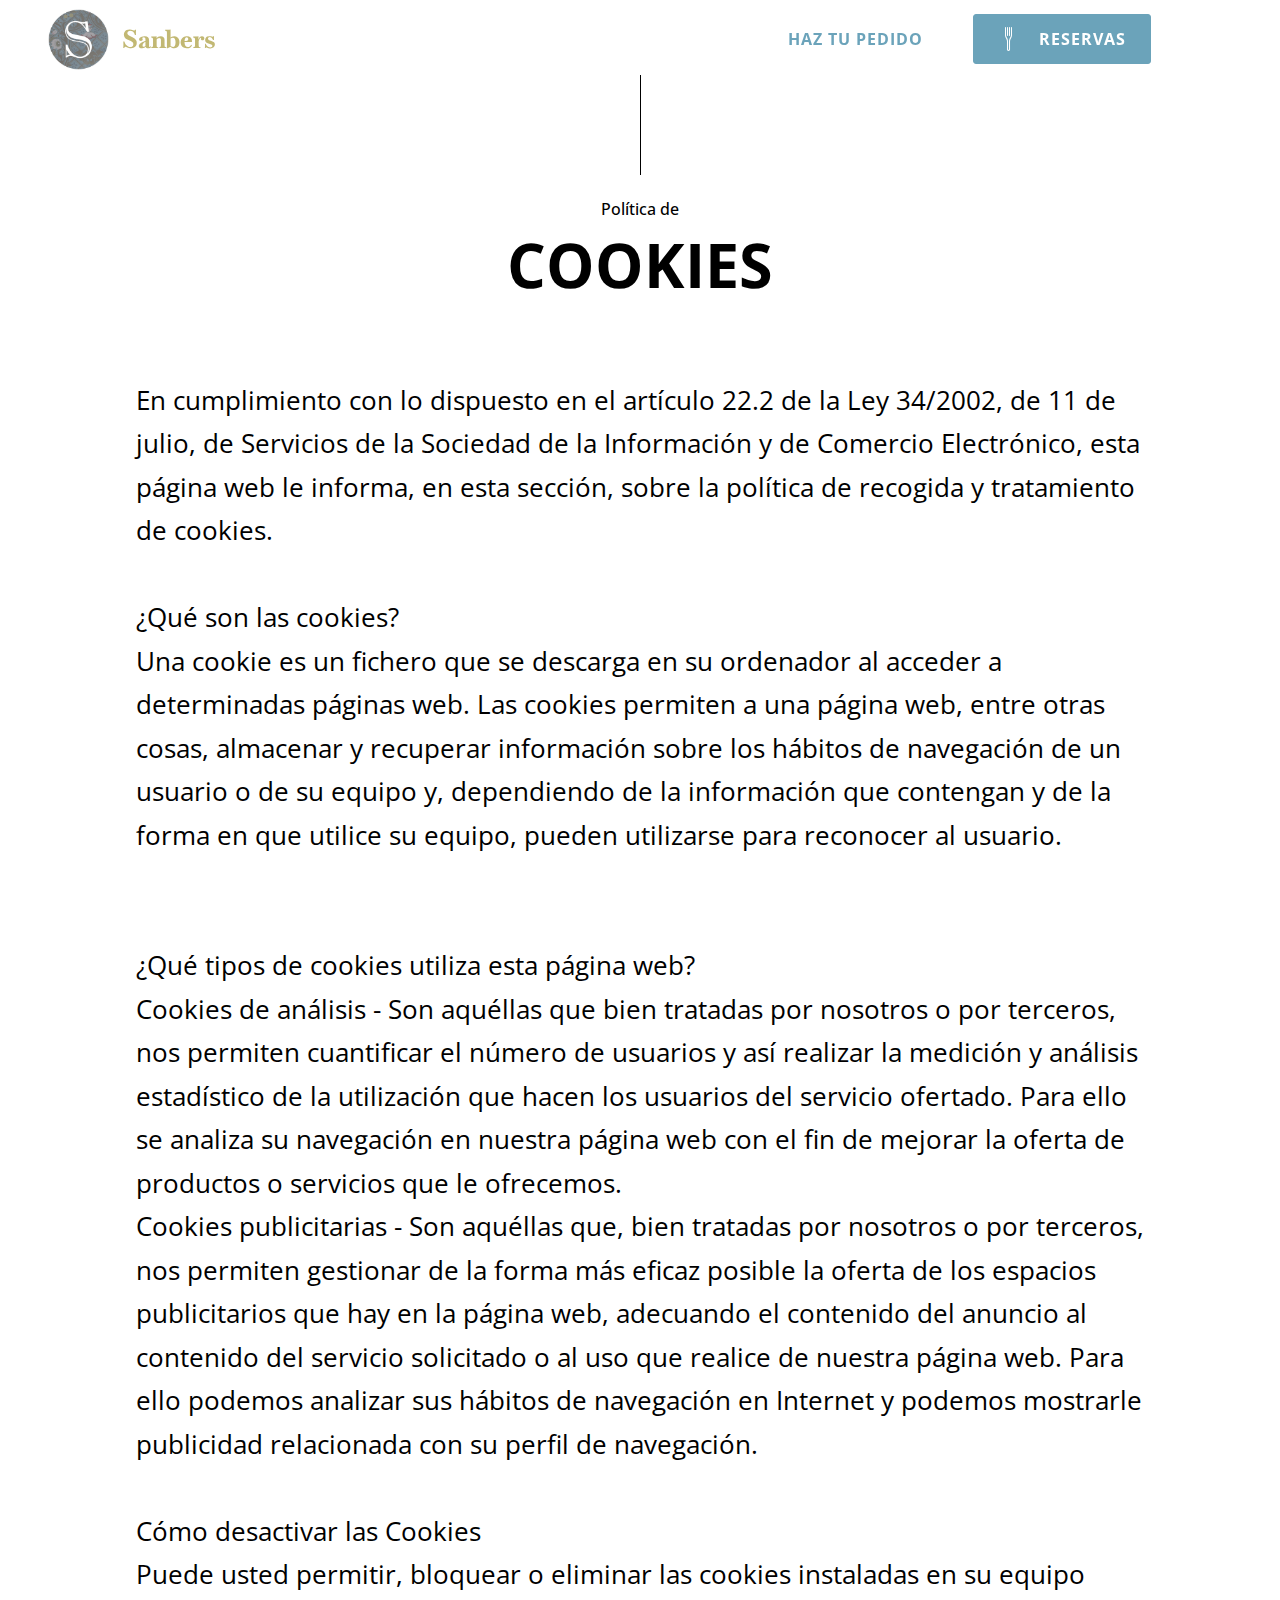
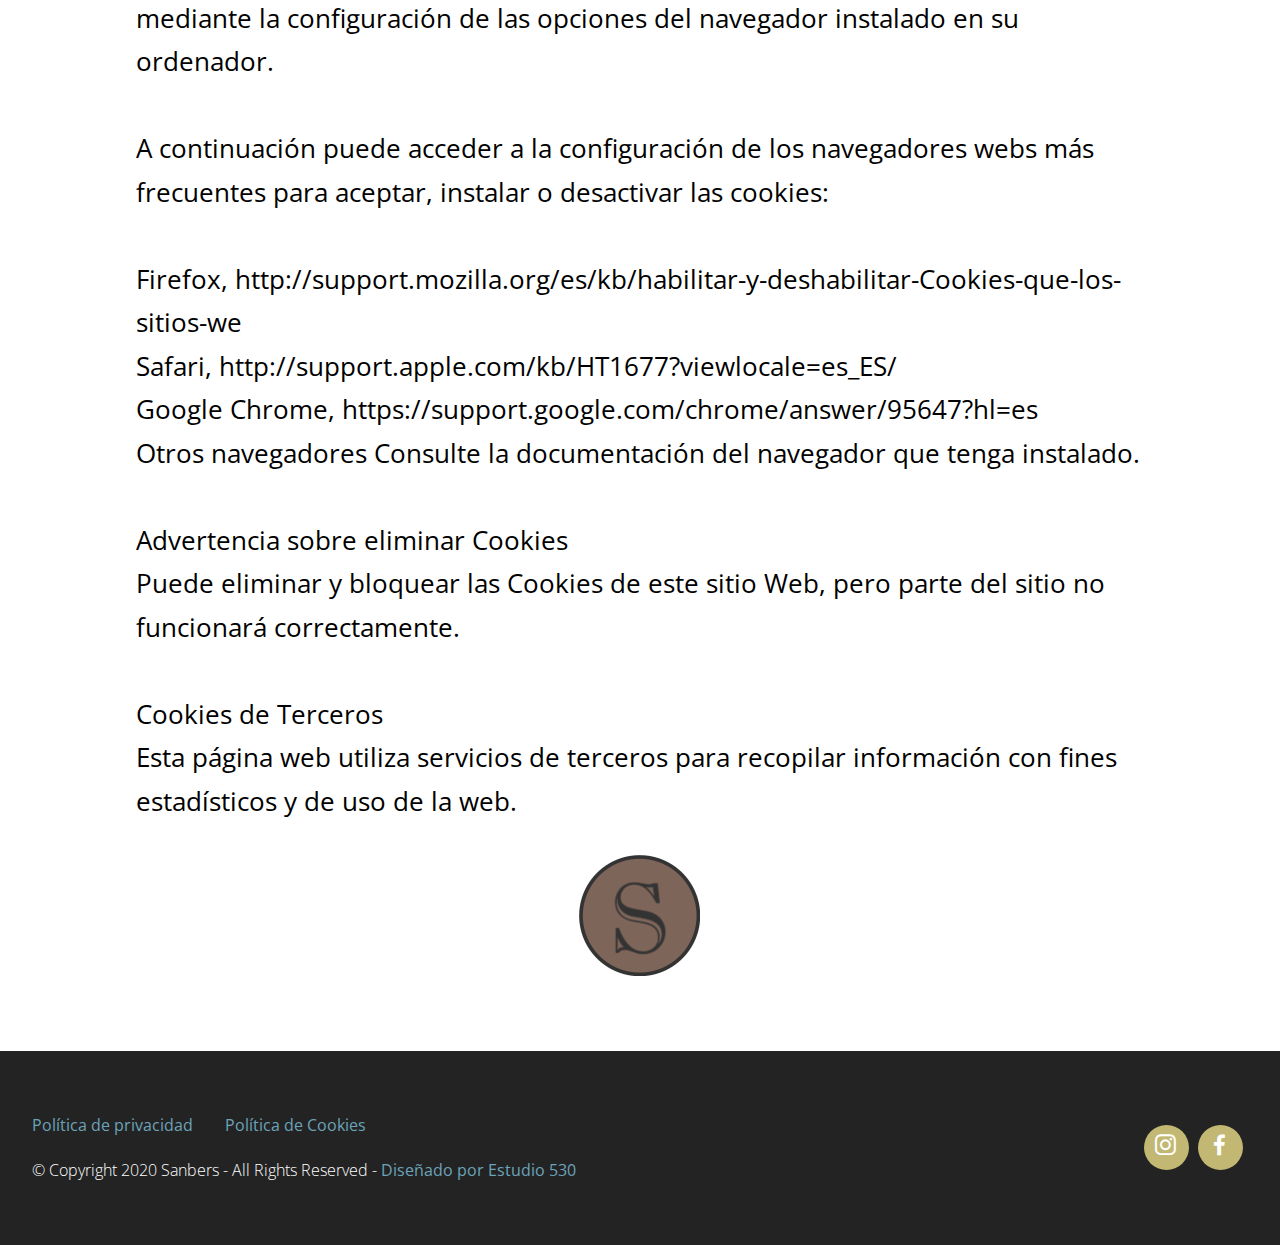
<file: politica-cookies.html>
<!DOCTYPE html>
<html  >
<head>
  
  <meta charset="UTF-8">
  <meta http-equiv="X-UA-Compatible" content="IE=edge">
  
  <meta name="viewport" content="width=device-width, initial-scale=1, minimum-scale=1">
  <link rel="shortcut icon" href="assets/images/logo-sanbers.2-96x96.png" type="image/x-icon">
  <meta name="description" content="Política de cookies de Sanbers">
  
  
  <title>Política de cookies</title>
  <link rel="stylesheet" href="assets/web/assets/mobirise-icons2/mobirise2.css">
  <link rel="stylesheet" href="assets/web/assets/mobirise-icons/mobirise-icons.css">
  <link rel="stylesheet" href="assets/icon54-v4/style.css">
  <link rel="stylesheet" href="assets/tether/tether.min.css">
  <link rel="stylesheet" href="assets/bootstrap/css/bootstrap.min.css">
  <link rel="stylesheet" href="assets/bootstrap/css/bootstrap-grid.min.css">
  <link rel="stylesheet" href="assets/bootstrap/css/bootstrap-reboot.min.css">
  <link rel="stylesheet" href="assets/dropdown/css/style.css">
  <link rel="stylesheet" href="assets/socicon/css/styles.css">
  <link rel="stylesheet" href="assets/theme/css/style.css">
  <link rel="preload" as="style" href="assets/mobirise/css/mbr-additional.css"><link rel="stylesheet" href="assets/mobirise/css/mbr-additional.css" type="text/css">
  
  
  
  
</head>
<body>
  
  <section class="menu cid-sehuIM4zYF" once="menu" id="menu1-x">

    


    <nav class="navbar navbar-dropdown navbar-fixed-top navbar-expand-lg">

        <div class="container">
            <div class="navbar-brand">
                <span class="navbar-logo">
                    
                        <a href="index.html"><img src="assets/images/logo-sanbers.2-96x96.png" alt="Sanbers logo" style="height: 3.8rem;"></a>
                    
                </span>
                <span class="navbar-caption-wrap"><a class="navbar-caption mbr-light text-warning display-5" href="#">
                        Sanbers</a></span>
            </div>
            <button class="navbar-toggler" type="button" data-toggle="collapse" data-target="#navbarSupportedContent" aria-controls="navbarNavAltMarkup" aria-expanded="false" aria-label="Toggle navigation">
                <div class="hamburger">
                    <span></span>
                    <span></span>
                    <span></span>
                    <span></span>
                </div>
            </button>
            <div class="collapse navbar-collapse" id="navbarSupportedContent">
                <ul class="navbar-nav nav-dropdown" data-app-modern-menu="true"><li class="nav-item">
                        <a class="nav-link link text-white text-primary display-4" href="#top">
                            INICIO</a>
                    </li>
                    <li class="nav-item dropdown"><a class="nav-link link text-white text-primary dropdown-toggle display-4" href="#" aria-expanded="false" data-toggle="dropdown-submenu">
                            MENU</a><div class="dropdown-menu"><a class="text-white text-primary dropdown-item display-4" href="index.html#content06-3" aria-expanded="false">Take away &amp; Delivery</a><a class="text-white text-primary dropdown-item display-4" href="index.html#accordions01-t" aria-expanded="false">Carta de vinos</a><a class="text-white text-primary dropdown-item display-4" href="index.html#features04-10" aria-expanded="false">En su punto (Solo en local)</a><a class="text-white text-primary dropdown-item display-4" href="index.html#pricing03-13" aria-expanded="false">Desayunos</a></div>
                        
                    </li>
                    <li class="nav-item"><a class="nav-link link text-white text-primary display-4" href="index.html#team01-f">SOMOS</a>
                    </li><li class="nav-item"><a class="nav-link link text-white text-primary display-4" href="index.html#contacts01-h">DÓNDE</a></li></ul>

                <div class="navbar-buttons mbr-section-btn"><a class="btn btn-sm btn-white display-4" href="tel:+34 854 73 03 61">HAZ TU PEDIDO</a> <a class="btn btn-sm btn-primary display-4" href="https://module.lafourchette.com/es_ES/module/659813-ef789"><span class="icon54-v4-fork mbr-iconfont mbr-iconfont-btn"></span>RESERVAS</a></div>
                <div class="icons-menu">
                    <a href="tel:+34854730361">
                        <span class="p-2 mbr-iconfont mobi-mbri-phone mobi-mbri"></span>
                    </a>
                    
                    
                    
                    
                    
                </div>
            </div>
        </div>
    </nav>

</section>

<section class="content3 cid-seKT9ZqTbr" id="content3-z">

    

    

    <div class="container">
        <div class="row justify-content-center">
            <div class="mbr-black col-md-12 col-lg-10">
                <div class="title-align align-center">
                    <h3 class="mbr-section-subtitle mbr-semibold align-center mbr-light mbr-fonts-style display-4">Política de</h3>
                </div>
                <h1 class="mbr-section-title align-center mbr-bold pb-5 mbr-fonts-style display-2">COOKIES</h1>
                <h2 class="mbr-section-title align-left mbr-bold pb-3 mbr-fonts-style display-5"></h2>
                <p class="mbr-text pb-3 align-left mbr-fonts-style display-7">En cumplimiento con lo dispuesto en el artículo 22.2 de la Ley 34/2002, de 11 de julio, de Servicios de la Sociedad de la Información y de Comercio Electrónico, esta página web le informa, en esta sección, sobre la política de recogida y tratamiento de cookies.<br><br>¿Qué son las cookies?<br>Una cookie es un fichero que se descarga en su ordenador al acceder a determinadas páginas web. Las cookies permiten a una página web, entre otras cosas, almacenar y recuperar información sobre los hábitos de navegación de un usuario o de su equipo y, dependiendo de la información que contengan y de la forma en que utilice su equipo, pueden utilizarse para reconocer al usuario.<br><br><br>¿Qué tipos de cookies utiliza esta página web?<br>Cookies de análisis - Son aquéllas que bien tratadas por nosotros o por terceros, nos permiten cuantificar el número de usuarios y así realizar la medición y análisis estadístico de la utilización que hacen los usuarios del servicio ofertado. Para ello se analiza su navegación en nuestra página web con el fin de mejorar la oferta de productos o servicios que le ofrecemos.<br>Cookies publicitarias - Son aquéllas que, bien tratadas por nosotros o por terceros, nos permiten gestionar de la forma más eficaz posible la oferta de los espacios publicitarios que hay en la página web, adecuando el contenido del anuncio al contenido del servicio solicitado o al uso que realice de nuestra página web. Para ello podemos analizar sus hábitos de navegación en Internet y podemos mostrarle publicidad relacionada con su perfil de navegación.<br><br>Cómo desactivar las Cookies<br>Puede usted permitir, bloquear o eliminar las cookies instaladas en su equipo mediante la configuración de las opciones del navegador instalado en su ordenador.<br><br>A continuación puede acceder a la configuración de los navegadores webs más frecuentes para aceptar, instalar o desactivar las cookies:<br><br>Firefox, http://support.mozilla.org/es/kb/habilitar-y-deshabilitar-Cookies-que-los-sitios-we<br>Safari, http://support.apple.com/kb/HT1677?viewlocale=es_ES/<br>Google Chrome, https://support.google.com/chrome/answer/95647?hl=es<br>Otros navegadores Consulte la documentación del navegador que tenga instalado.<br><br>Advertencia sobre eliminar Cookies<br>Puede eliminar y bloquear las Cookies de este sitio Web, pero parte del sitio no funcionará correctamente.<br><br>Cookies de Terceros<br>Esta página web utiliza servicios de terceros para recopilar información con fines estadísticos y de uso de la web.</p>

                <div class="img-align align-center">
                    <img class="signature" src="assets/images/logo-sanbers-121x121.png" alt="Arahal al día">
                </div>

            </div>
        </div>
    </div>
</section>

<section once="footers" class="cid-sehvi4lTOA" id="footer02-y">

    

    

    <div class="container">
        <div class="row align-center mbr-white">

            <div class="col-lg-8">

                <div class="row-links">
                    <ul class="foot-menu">
                        
                        



                        
                        
                        
                        
                    <li class="foot-menu-item mbr-fonts-style display-4"><a href="politica-privacidad.html" class="text-primary">Política de privacidad</a></li><li class="foot-menu-item mbr-fonts-style display-4"><a href="politica-cookies.html" class="text-primary">Política de Cookies</a></li></ul>
                </div>

                <div class="row-copirayt">
                    <p class="mbr-text mb-0 mbr-fonts-style mbr-white align-left display-4">
                        © Copyright 2020 Sanbers - All Rights Reserved - <a href="http://www.estudio530.com" class="text-primary" target="_blank">Diseñado por Estudio 530</a></p>
                </div>
            </div>

            <div class="col-lg-4">
                <div class="row social-row">
                    <div class="social-list align-right">
                        
                        
                        



                        
                    <div class="soc-item">
                            <a href="https://www.instagram.com/sanbersrestaurante/" target="_blank">
                                <span class="mbr-iconfont mbr-iconfont-social socicon-instagram socicon"></span>
                            </a>
                        </div><div class="soc-item">
                            <a href="https://www.facebook.com/Sanbers/photos/" target="_blank">
                                <span class="mbr-iconfont mbr-iconfont-social socicon-facebook socicon"></span>
                            </a>
                        </div></div>
                </div>
            </div>

        </div>
    </div>
</section>


<script src="assets/web/assets/jquery/jquery.min.js"></script>
  <script src="assets/popper/popper.min.js"></script>
  <script src="assets/tether/tether.min.js"></script>
  <script src="assets/bootstrap/js/bootstrap.min.js"></script>
  <script src="assets/smoothscroll/smooth-scroll.js"></script>
  <script src="assets/dropdown/js/nav-dropdown.js"></script>
  <script src="assets/dropdown/js/navbar-dropdown.js"></script>
  <script src="assets/touchswipe/jquery.touch-swipe.min.js"></script>
  <script src="assets/theme/js/script.js"></script>
  
  
  
</body>
</html>
</file>
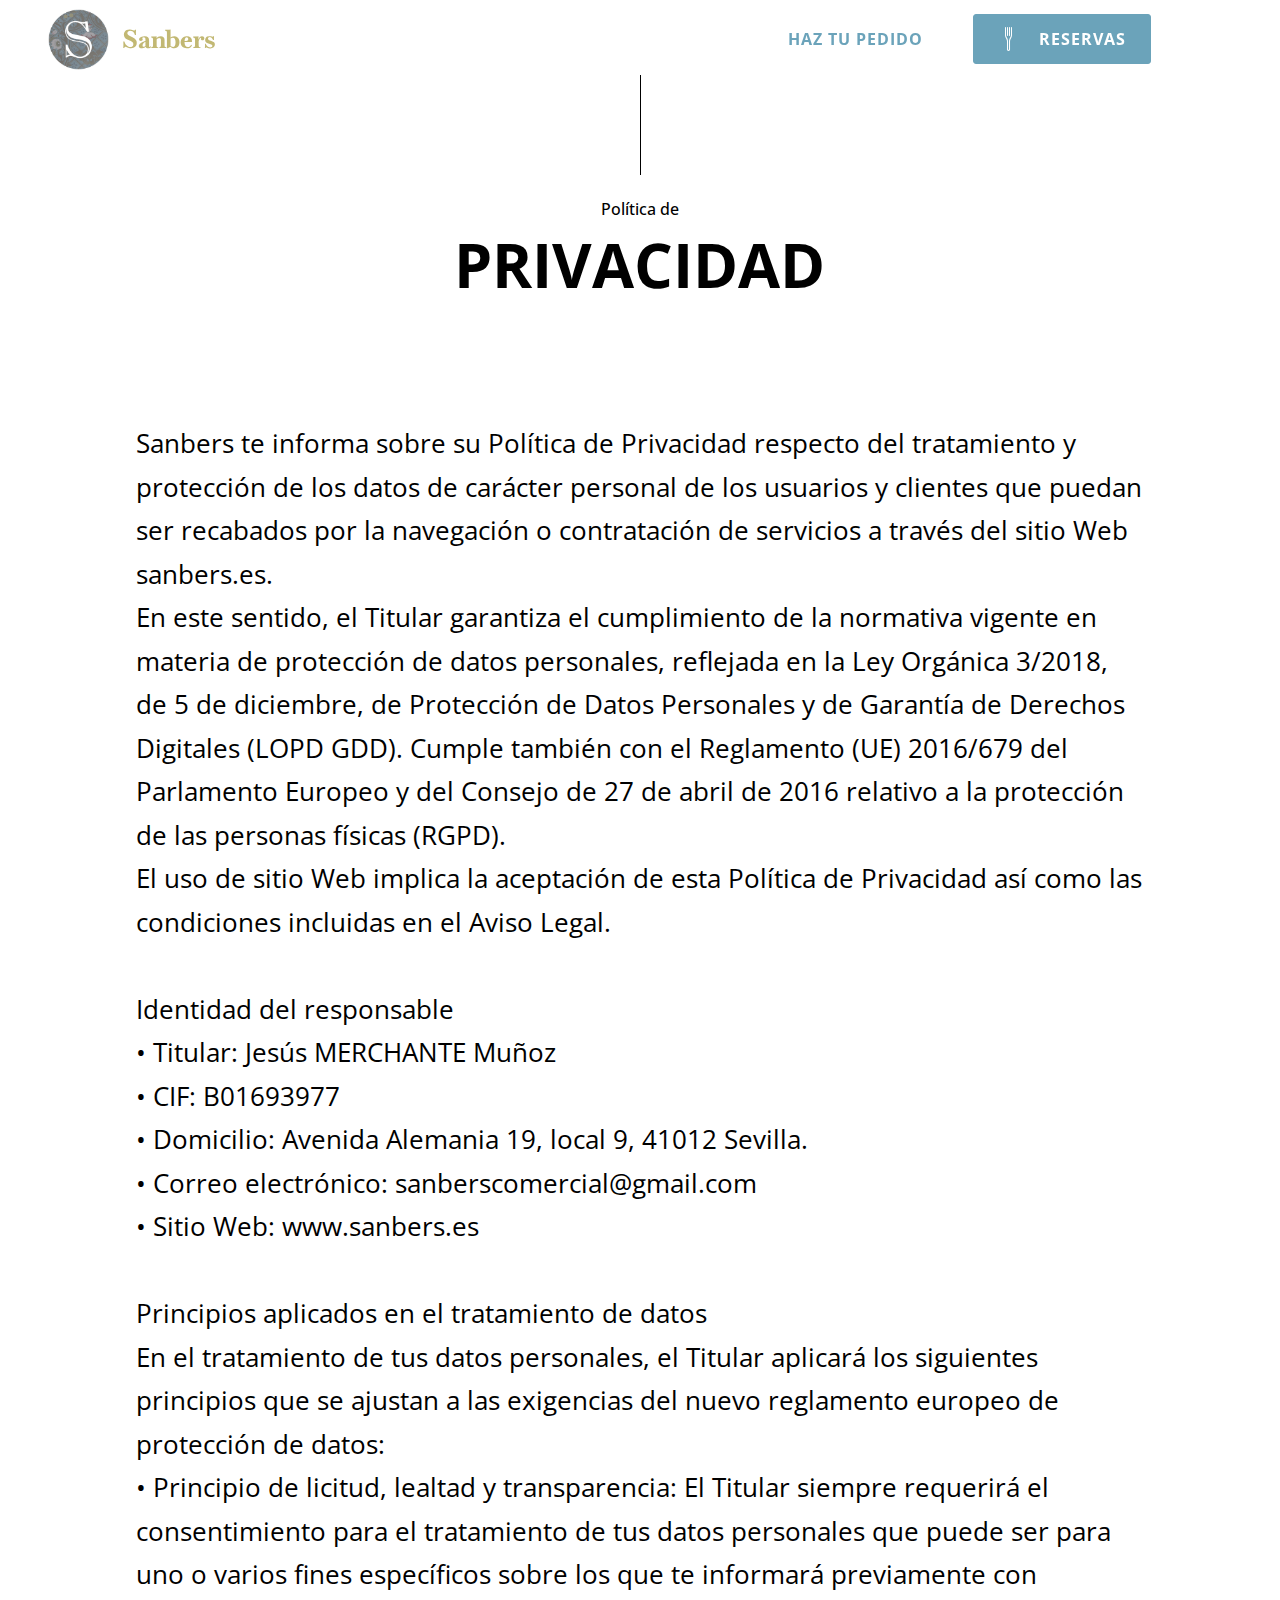
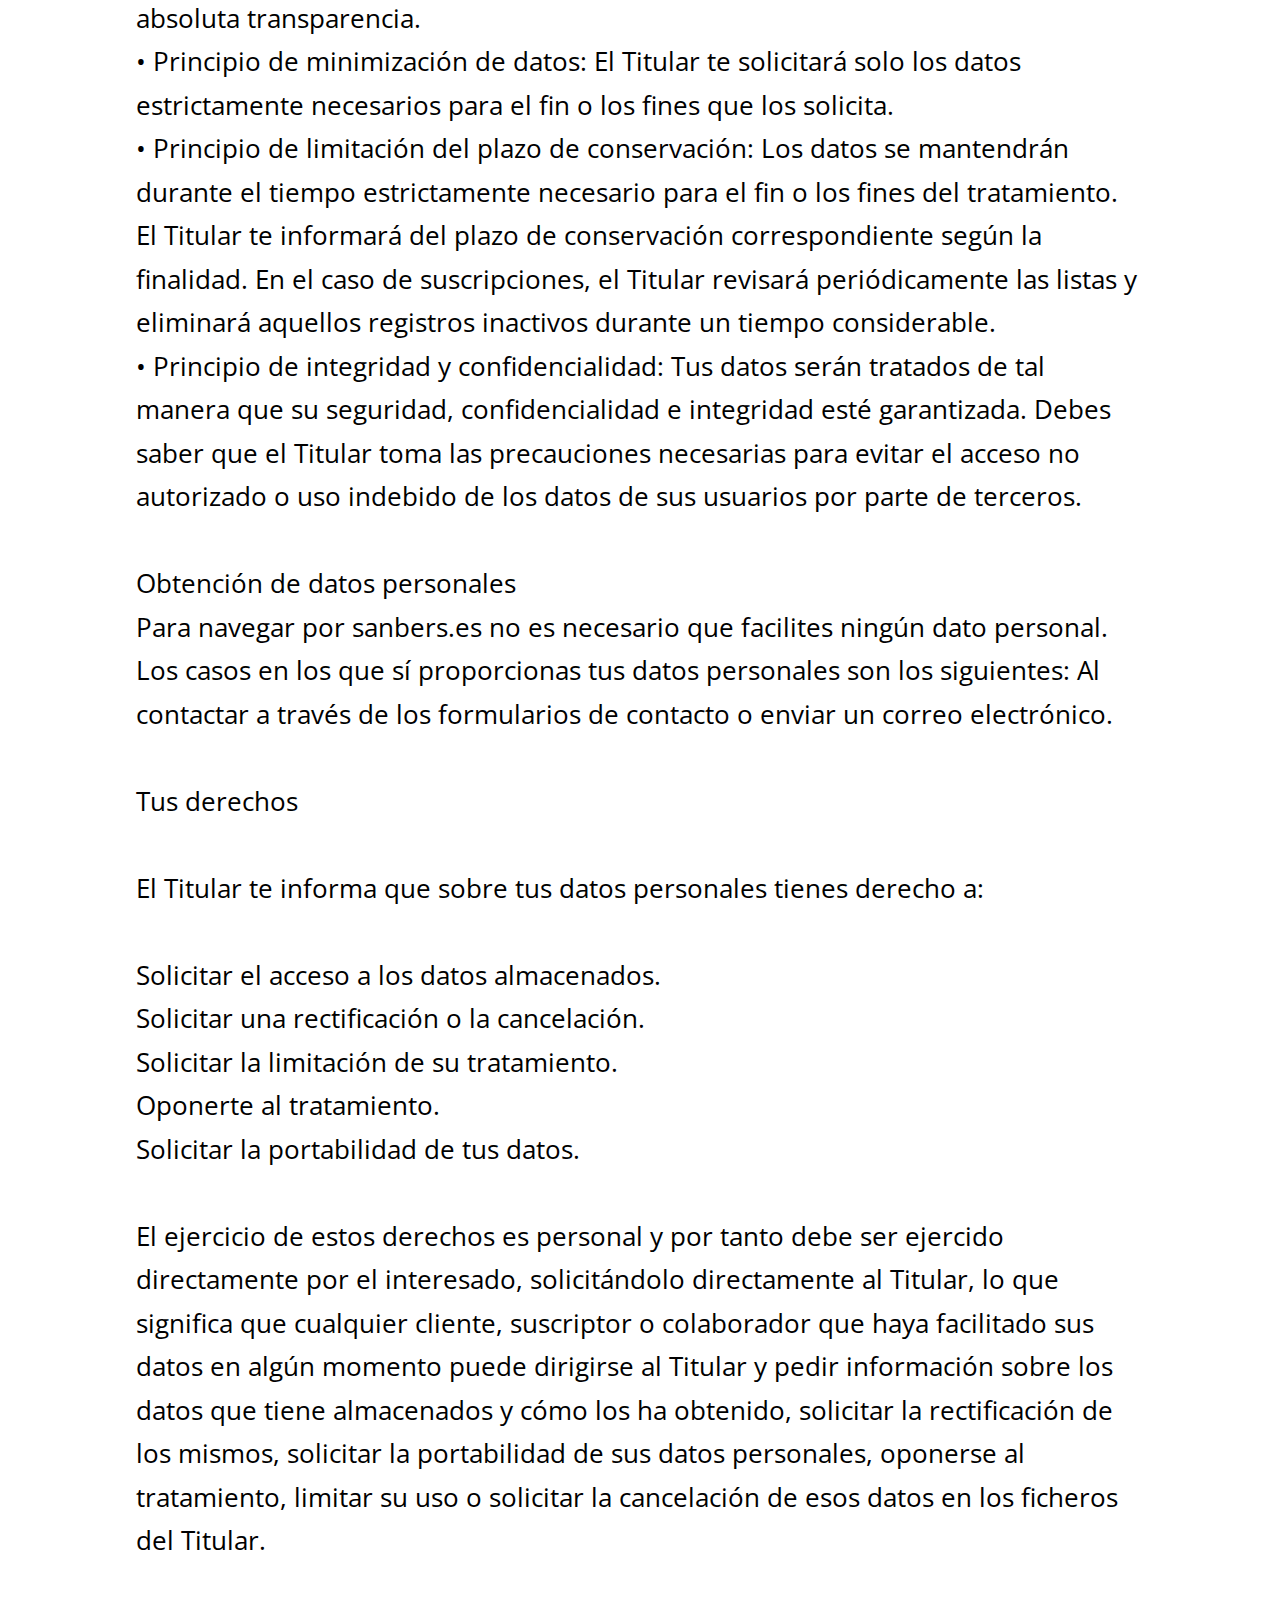
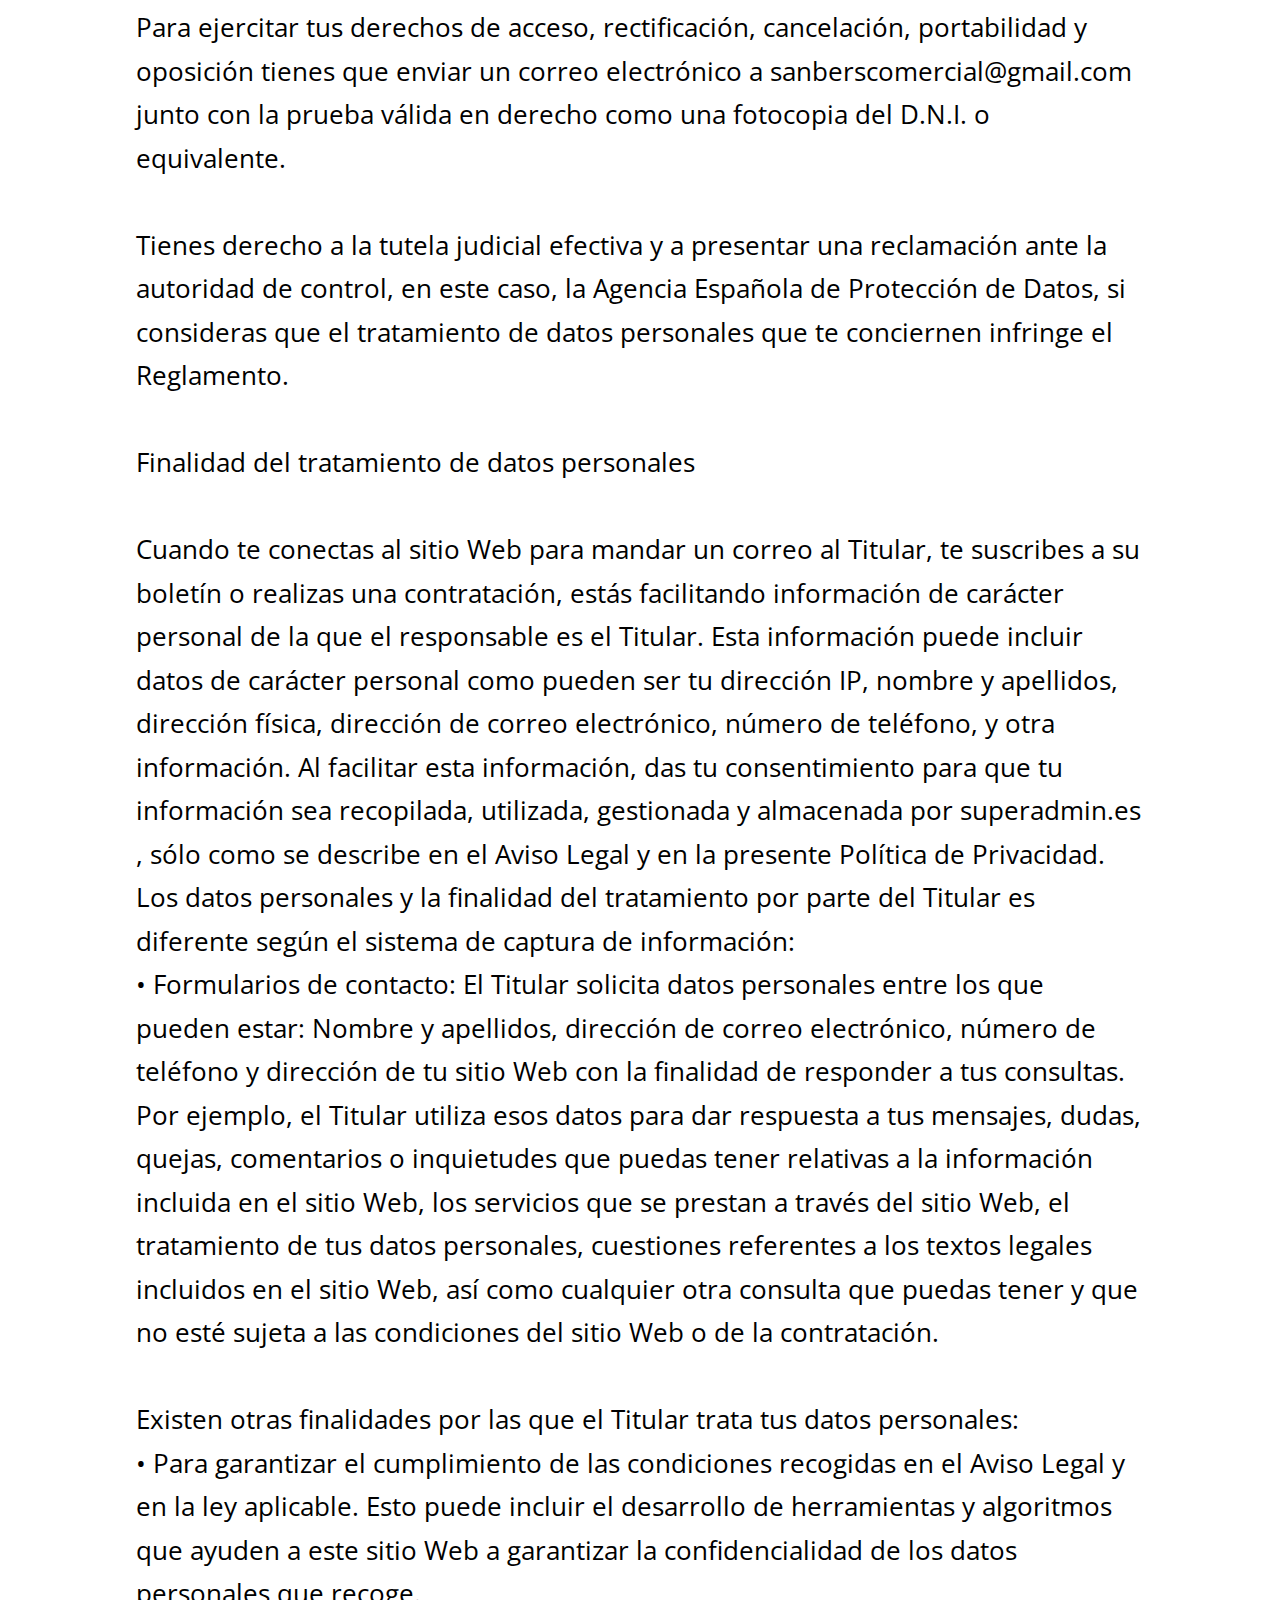
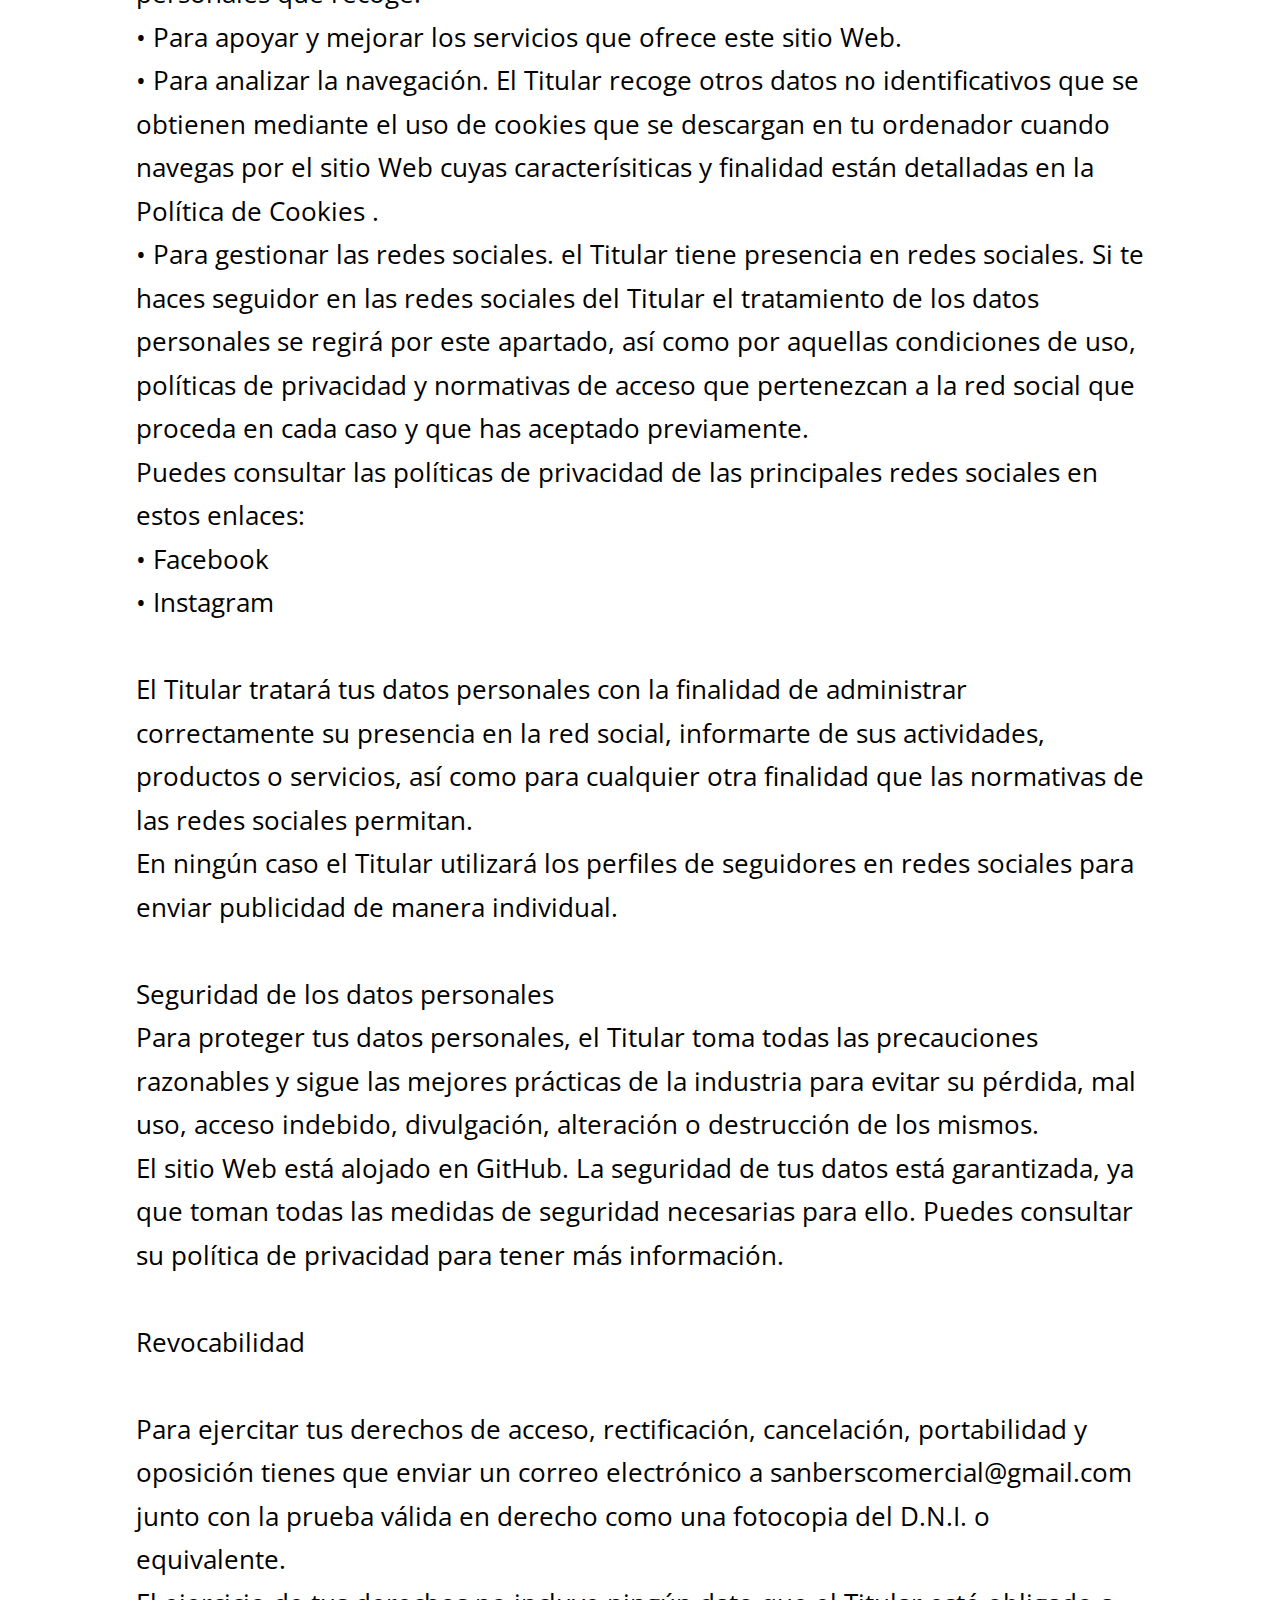
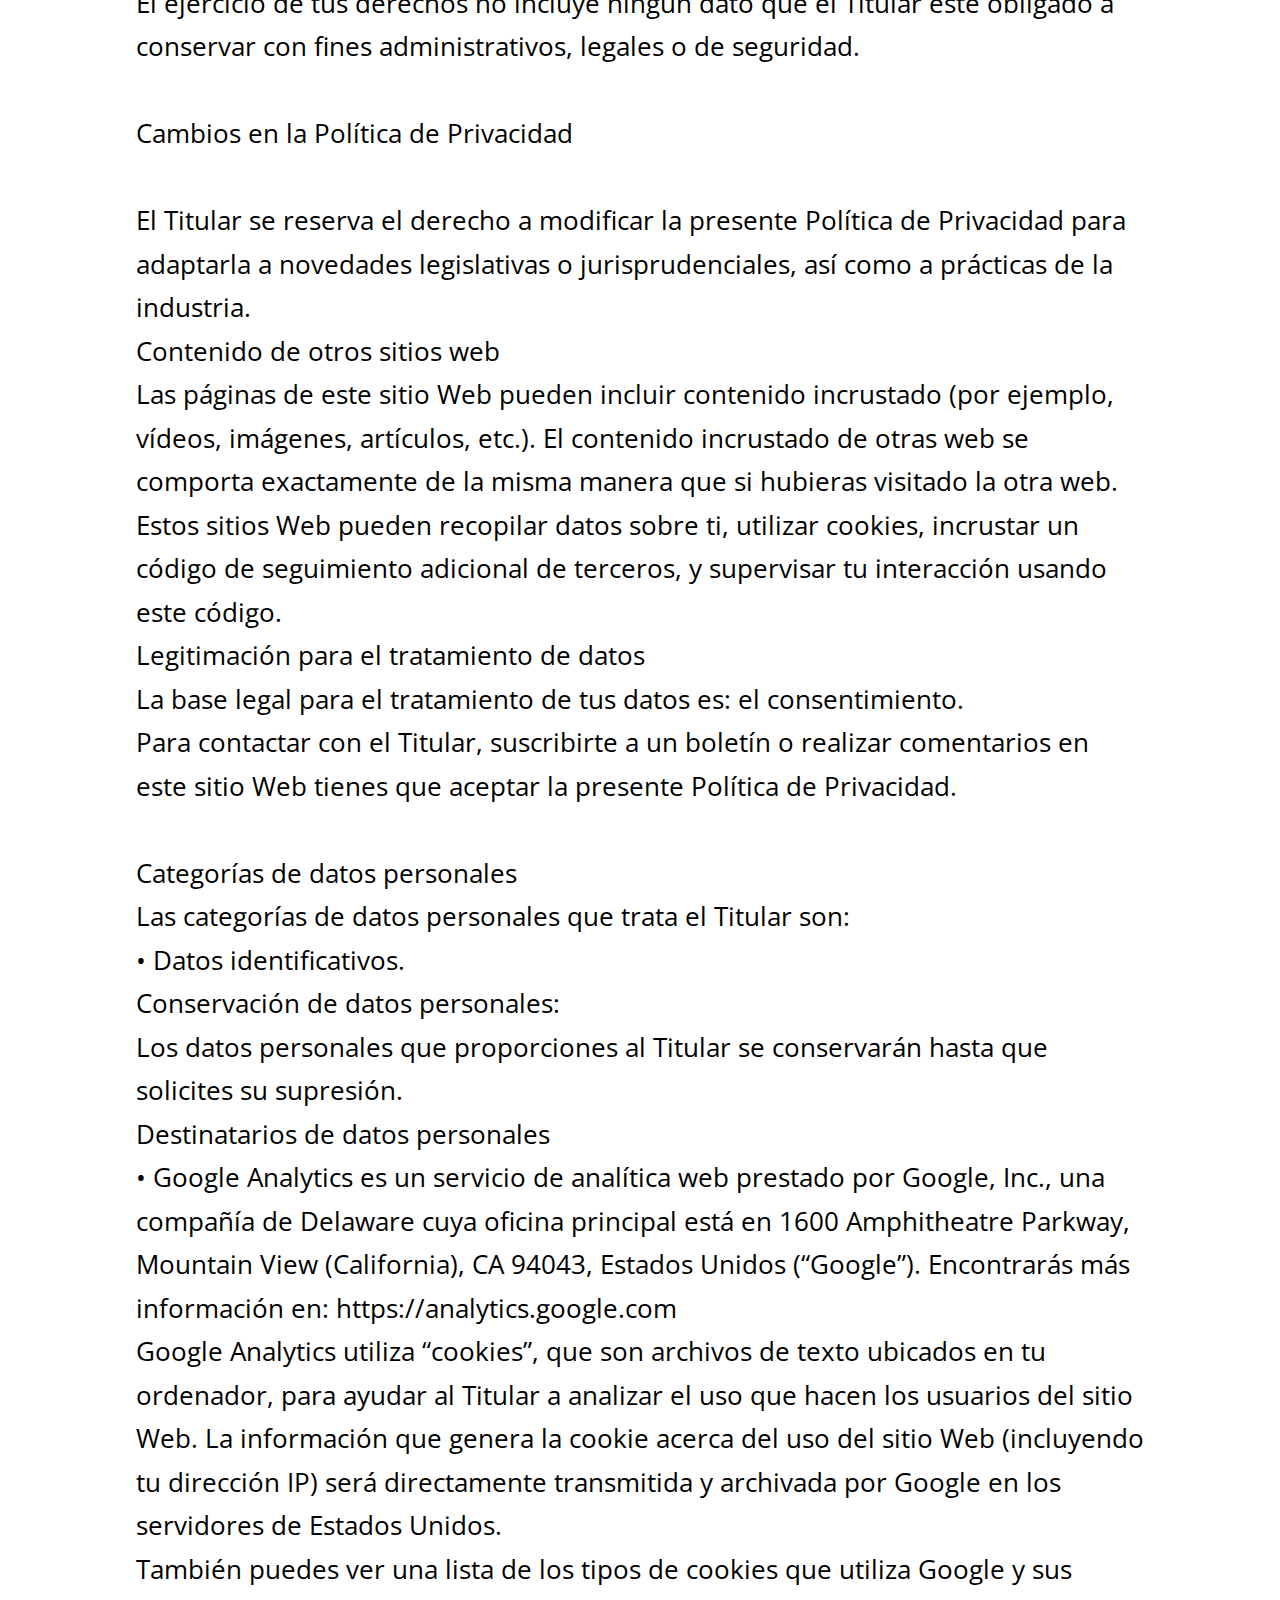
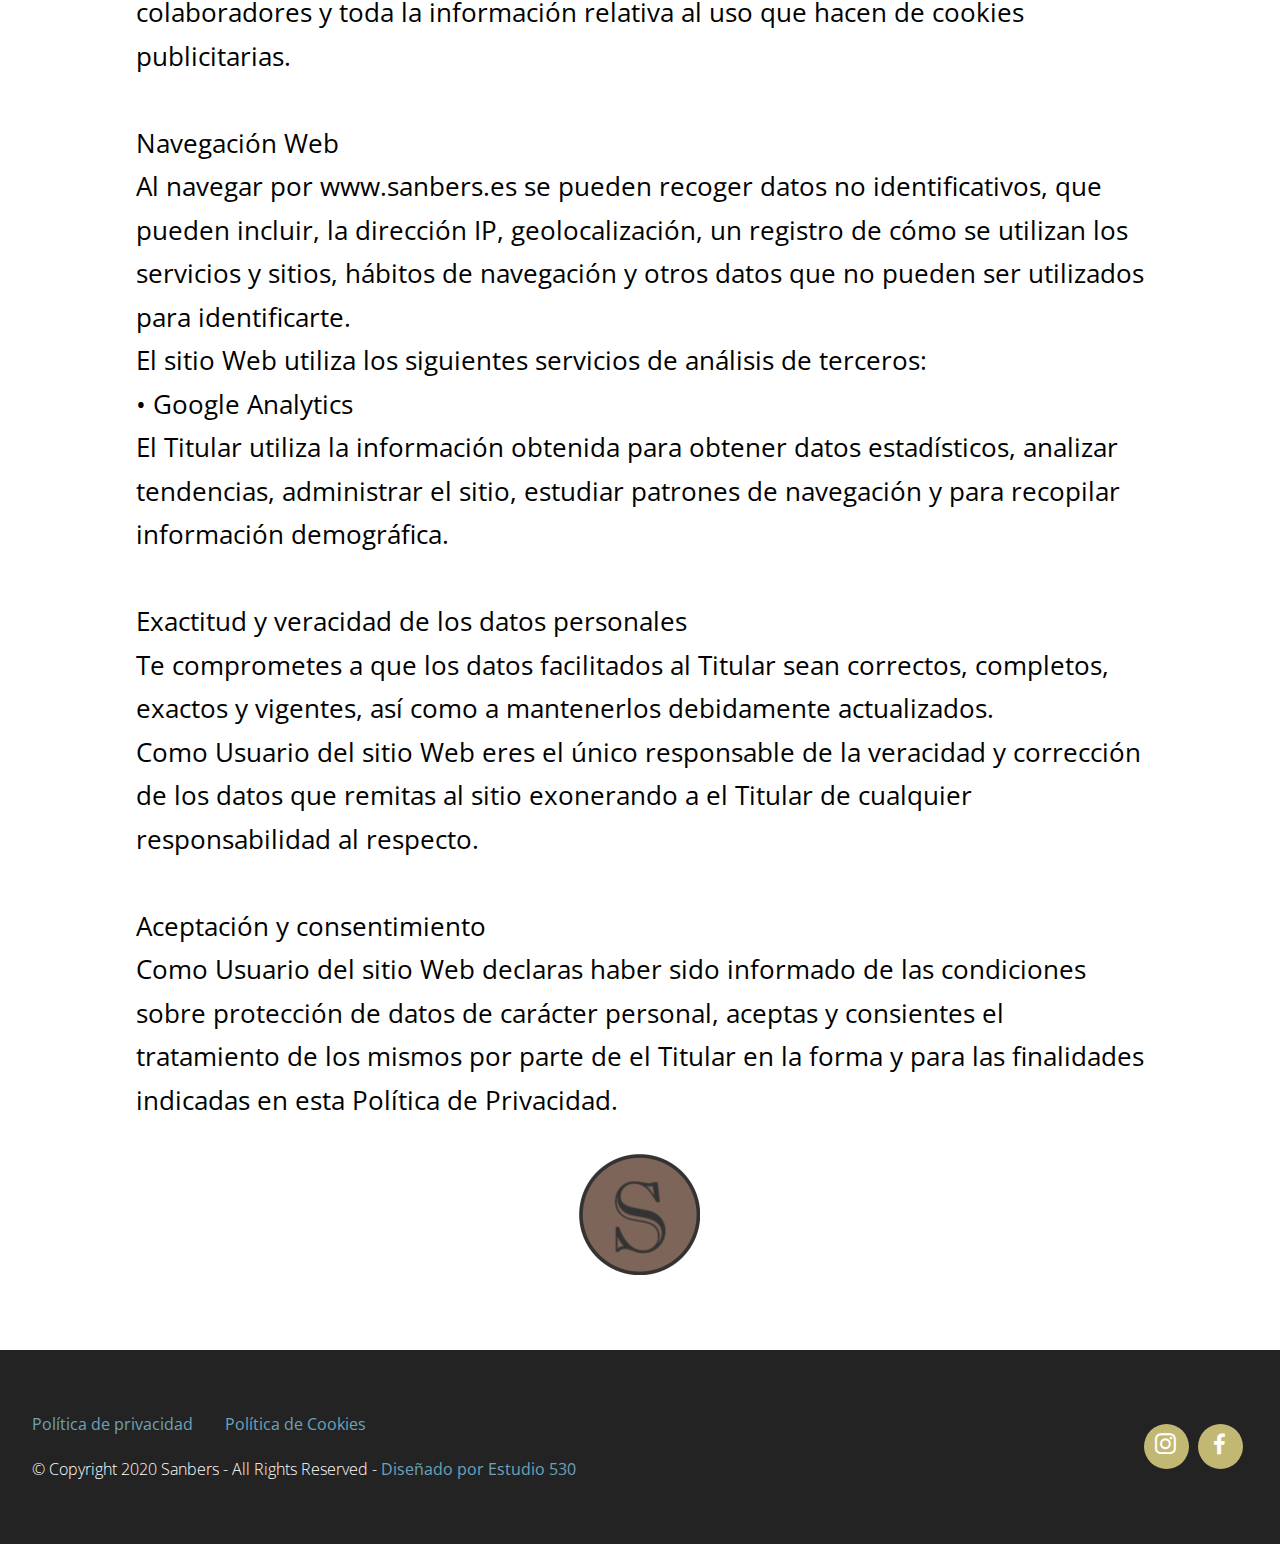
<file: politica-privacidad.html>
<!DOCTYPE html>
<html  >
<head>
  
  <meta charset="UTF-8">
  <meta http-equiv="X-UA-Compatible" content="IE=edge">
  
  <meta name="viewport" content="width=device-width, initial-scale=1, minimum-scale=1">
  <link rel="shortcut icon" href="assets/images/logo-sanbers.2-96x96.png" type="image/x-icon">
  <meta name="description" content="Política de privacidad de Sanbers">
  
  
  <title>Política de privacidad</title>
  <link rel="stylesheet" href="assets/web/assets/mobirise-icons2/mobirise2.css">
  <link rel="stylesheet" href="assets/web/assets/mobirise-icons/mobirise-icons.css">
  <link rel="stylesheet" href="assets/icon54-v4/style.css">
  <link rel="stylesheet" href="assets/tether/tether.min.css">
  <link rel="stylesheet" href="assets/bootstrap/css/bootstrap.min.css">
  <link rel="stylesheet" href="assets/bootstrap/css/bootstrap-grid.min.css">
  <link rel="stylesheet" href="assets/bootstrap/css/bootstrap-reboot.min.css">
  <link rel="stylesheet" href="assets/dropdown/css/style.css">
  <link rel="stylesheet" href="assets/socicon/css/styles.css">
  <link rel="stylesheet" href="assets/theme/css/style.css">
  <link rel="preload" as="style" href="assets/mobirise/css/mbr-additional.css"><link rel="stylesheet" href="assets/mobirise/css/mbr-additional.css" type="text/css">
  
  
  
  
</head>
<body>
  
  <section class="menu cid-sehuIM4zYF" once="menu" id="menu1-u">

    


    <nav class="navbar navbar-dropdown navbar-fixed-top navbar-expand-lg">

        <div class="container">
            <div class="navbar-brand">
                <span class="navbar-logo">
                    
                        <a href="index.html"><img src="assets/images/logo-sanbers.2-96x96.png" alt="Sanbers logo" style="height: 3.8rem;"></a>
                    
                </span>
                <span class="navbar-caption-wrap"><a class="navbar-caption mbr-light text-warning display-5" href="#">
                        Sanbers</a></span>
            </div>
            <button class="navbar-toggler" type="button" data-toggle="collapse" data-target="#navbarSupportedContent" aria-controls="navbarNavAltMarkup" aria-expanded="false" aria-label="Toggle navigation">
                <div class="hamburger">
                    <span></span>
                    <span></span>
                    <span></span>
                    <span></span>
                </div>
            </button>
            <div class="collapse navbar-collapse" id="navbarSupportedContent">
                <ul class="navbar-nav nav-dropdown" data-app-modern-menu="true"><li class="nav-item">
                        <a class="nav-link link text-white text-primary display-4" href="#top">
                            INICIO</a>
                    </li>
                    <li class="nav-item dropdown"><a class="nav-link link text-white text-primary dropdown-toggle display-4" href="#" aria-expanded="false" data-toggle="dropdown-submenu">
                            MENU</a><div class="dropdown-menu"><a class="text-white text-primary dropdown-item display-4" href="index.html#content06-3" aria-expanded="false">Take away &amp; Delivery</a><a class="text-white text-primary dropdown-item display-4" href="index.html#accordions01-t" aria-expanded="false">Carta de vinos</a><a class="text-white text-primary dropdown-item display-4" href="index.html#features04-10" aria-expanded="false">En su punto (Solo en local)</a><a class="text-white text-primary dropdown-item display-4" href="index.html#pricing03-13" aria-expanded="false">Desayunos</a></div>
                        
                    </li>
                    <li class="nav-item"><a class="nav-link link text-white text-primary display-4" href="index.html#team01-f">SOMOS</a>
                    </li><li class="nav-item"><a class="nav-link link text-white text-primary display-4" href="index.html#contacts01-h">DÓNDE</a></li></ul>

                <div class="navbar-buttons mbr-section-btn"><a class="btn btn-sm btn-white display-4" href="tel:+34 854 73 03 61">HAZ TU PEDIDO</a> <a class="btn btn-sm btn-primary display-4" href="https://module.lafourchette.com/es_ES/module/659813-ef789"><span class="icon54-v4-fork mbr-iconfont mbr-iconfont-btn"></span>RESERVAS</a></div>
                <div class="icons-menu">
                    <a href="tel:+34854730361">
                        <span class="p-2 mbr-iconfont mobi-mbri-phone mobi-mbri"></span>
                    </a>
                    
                    
                    
                    
                    
                </div>
            </div>
        </div>
    </nav>

</section>

<section class="content3 cid-seKRvhVQJc" id="content3-w">

    

    

    <div class="container">
        <div class="row justify-content-center">
            <div class="mbr-black col-md-12 col-lg-10">
                <div class="title-align align-center">
                    <h3 class="mbr-section-subtitle mbr-semibold align-center mbr-light mbr-fonts-style display-4">Política de</h3>
                </div>
                <h1 class="mbr-section-title align-center mbr-bold pb-5 mbr-fonts-style display-2">PRIVACIDAD</h1>
                <h2 class="mbr-section-title align-left mbr-bold pb-3 mbr-fonts-style display-5"></h2>
                <p class="mbr-text pb-3 align-left mbr-fonts-style display-7"><br>Sanbers te informa sobre su Política de Privacidad respecto del tratamiento y protección de los datos de carácter personal de los usuarios y clientes que puedan ser recabados por la navegación o contratación de servicios a través del sitio Web sanbers.es. <br>En este sentido, el Titular garantiza el cumplimiento de la normativa vigente en materia de protección de datos personales, reflejada en la Ley Orgánica 3/2018, de 5 de diciembre, de Protección de Datos Personales y de Garantía de Derechos Digitales (LOPD GDD). Cumple también con el Reglamento (UE) 2016/679 del Parlamento Europeo y del Consejo de 27 de abril de 2016 relativo a la protección de las personas físicas (RGPD). <br>El uso de sitio Web implica la aceptación de esta Política de Privacidad así como las condiciones incluidas en el Aviso Legal. <br><br>Identidad del responsable<br>• Titular: Jesús MERCHANTE Muñoz<br>• CIF: B01693977<br>• Domicilio: Avenida Alemania 19, local 9, 41012 Sevilla. <br>• Correo electrónico: sanberscomercial@gmail.com<br>• Sitio Web: www.sanbers.es<br><br>Principios aplicados en el tratamiento de datos<br>En el tratamiento de tus datos personales, el Titular aplicará los siguientes principios que se ajustan a las exigencias del nuevo reglamento europeo de protección de datos: <br>• Principio de licitud, lealtad y transparencia: El Titular siempre requerirá el consentimiento para el tratamiento de tus datos personales que puede ser para uno o varios fines específicos sobre los que te informará previamente con absoluta transparencia. <br>• Principio de minimización de datos: El Titular te solicitará solo los datos estrictamente necesarios para el fin o los fines que los solicita. <br>• Principio de limitación del plazo de conservación: Los datos se mantendrán durante el tiempo estrictamente necesario para el fin o los fines del tratamiento. <br>El Titular te informará del plazo de conservación correspondiente según la finalidad. En el caso de suscripciones, el Titular revisará periódicamente las listas y eliminará aquellos registros inactivos durante un tiempo considerable. <br>• Principio de integridad y confidencialidad: Tus datos serán tratados de tal manera que su seguridad, confidencialidad e integridad esté garantizada. Debes saber que el Titular toma las precauciones necesarias para evitar el acceso no autorizado o uso indebido de los datos de sus usuarios por parte de terceros. <br><br>Obtención de datos personales<br>Para navegar por sanbers.es no es necesario que facilites ningún dato personal. Los casos en los que sí proporcionas tus datos personales son los siguientes: Al contactar a través de los formularios de contacto o enviar un correo electrónico.<br><br>Tus derechos<br><br>El Titular te informa que sobre tus datos personales tienes derecho a:<br><br>Solicitar el acceso a los datos almacenados.<br>Solicitar una rectificación o la cancelación.<br>Solicitar la limitación de su tratamiento.<br>Oponerte al tratamiento.<br>Solicitar la portabilidad de tus datos.<br><br>El ejercicio de estos derechos es personal y por tanto debe ser ejercido directamente por el interesado, solicitándolo directamente al Titular, lo que significa que cualquier cliente, suscriptor o colaborador que haya facilitado sus datos en algún momento puede dirigirse al Titular y pedir información sobre los datos que tiene almacenados y cómo los ha obtenido, solicitar la rectificación de los mismos, solicitar la portabilidad de sus datos personales, oponerse al tratamiento, limitar su uso o solicitar la cancelación de esos datos en los ficheros del Titular.<br><br>Para ejercitar tus derechos de acceso, rectificación, cancelación, portabilidad y oposición tienes que enviar un correo electrónico a sanberscomercial@gmail.com junto con la prueba válida en derecho como una fotocopia del D.N.I. o equivalente.<br><br>Tienes derecho a la tutela judicial efectiva y a presentar una reclamación ante la autoridad de control, en este caso, la Agencia Española de Protección de Datos, si consideras que el tratamiento de datos personales que te conciernen infringe el Reglamento.<br><br>Finalidad del tratamiento de datos personales<br><br>Cuando te conectas al sitio Web para mandar un correo al Titular, te suscribes a su boletín o realizas una contratación, estás facilitando información de carácter personal de la que el responsable es el Titular. Esta información puede incluir datos de carácter personal como pueden ser tu dirección IP, nombre y apellidos, dirección física, dirección de correo electrónico, número de teléfono, y otra información. Al facilitar esta información, das tu consentimiento para que tu información sea recopilada, utilizada, gestionada y almacenada por superadmin.es , sólo como se describe en el Aviso Legal y en la presente Política de Privacidad. <br>Los datos personales y la finalidad del tratamiento por parte del Titular es diferente según el sistema de captura de información: <br>• Formularios de contacto: El Titular solicita datos personales entre los que pueden estar: Nombre y apellidos, dirección de correo electrónico, número de teléfono y dirección de tu sitio Web con la finalidad de responder a tus consultas. <br>Por ejemplo, el Titular utiliza esos datos para dar respuesta a tus mensajes, dudas, quejas, comentarios o inquietudes que puedas tener relativas a la información incluida en el sitio Web, los servicios que se prestan a través del sitio Web, el tratamiento de tus datos personales, cuestiones referentes a los textos legales incluidos en el sitio Web, así como cualquier otra consulta que puedas tener y que no esté sujeta a las condiciones del sitio Web o de la contratación. <br><br>Existen otras finalidades por las que el Titular trata tus datos personales: <br>• Para garantizar el cumplimiento de las condiciones recogidas en el Aviso Legal y en la ley aplicable. Esto puede incluir el desarrollo de herramientas y algoritmos que ayuden a este sitio Web a garantizar la confidencialidad de los datos personales que recoge. <br>• Para apoyar y mejorar los servicios que ofrece este sitio Web. <br>• Para analizar la navegación. El Titular recoge otros datos no identificativos que se obtienen mediante el uso de cookies que se descargan en tu ordenador cuando navegas por el sitio Web cuyas caracterísiticas y finalidad están detalladas en la Política de Cookies . <br>• Para gestionar las redes sociales. el Titular tiene presencia en redes sociales. Si te haces seguidor en las redes sociales del Titular el tratamiento de los datos personales se regirá por este apartado, así como por aquellas condiciones de uso, políticas de privacidad y normativas de acceso que pertenezcan a la red social que proceda en cada caso y que has aceptado previamente. <br>Puedes consultar las políticas de privacidad de las principales redes sociales en estos enlaces: <br>• Facebook<br>• Instagram<br><br>El Titular tratará tus datos personales con la finalidad de administrar correctamente su presencia en la red social, informarte de sus actividades, productos o servicios, así como para cualquier otra finalidad que las normativas de las redes sociales permitan. <br>En ningún caso el Titular utilizará los perfiles de seguidores en redes sociales para enviar publicidad de manera individual. <br><br>Seguridad de los datos personales<br>Para proteger tus datos personales, el Titular toma todas las precauciones razonables y sigue las mejores prácticas de la industria para evitar su pérdida, mal uso, acceso indebido, divulgación, alteración o destrucción de los mismos. <br>El sitio Web está alojado en GitHub. La seguridad de tus datos está garantizada, ya que toman todas las medidas de seguridad necesarias para ello. Puedes consultar su política de privacidad para tener más información. <br><br>Revocabilidad <br><br>Para ejercitar tus derechos de acceso, rectificación, cancelación, portabilidad y oposición tienes que enviar un correo electrónico a sanberscomercial@gmail.com junto con la prueba válida en derecho como una fotocopia del D.N.I. o equivalente. <br>El ejercicio de tus derechos no incluye ningún dato que el Titular esté obligado a conservar con fines administrativos, legales o de seguridad. <br><br>Cambios en la Política de Privacidad <br><br>El Titular se reserva el derecho a modificar la presente Política de Privacidad para adaptarla a novedades legislativas o jurisprudenciales, así como a prácticas de la industria. <br>Contenido de otros sitios web<br>Las páginas de este sitio Web pueden incluir contenido incrustado (por ejemplo, vídeos, imágenes, artículos, etc.). El contenido incrustado de otras web se comporta exactamente de la misma manera que si hubieras visitado la otra web. <br>Estos sitios Web pueden recopilar datos sobre ti, utilizar cookies, incrustar un código de seguimiento adicional de terceros, y supervisar tu interacción usando este código. <br>Legitimación para el tratamiento de datos<br>La base legal para el tratamiento de tus datos es: el consentimiento. <br>Para contactar con el Titular, suscribirte a un boletín o realizar comentarios en este sitio Web tienes que aceptar la presente Política de Privacidad. <br><br>Categorías de datos personales <br>Las categorías de datos personales que trata el Titular son: <br>• Datos identificativos. <br>Conservación de datos personales:<br>Los datos personales que proporciones al Titular se conservarán hasta que solicites su supresión. <br>Destinatarios de datos personales<br>• Google Analytics es un servicio de analítica web prestado por Google, Inc., una compañía de Delaware cuya oficina principal está en 1600 Amphitheatre Parkway, Mountain View (California), CA 94043, Estados Unidos (“Google”). Encontrarás más información en: https://analytics.google.com <br>Google Analytics utiliza “cookies”, que son archivos de texto ubicados en tu ordenador, para ayudar al Titular a analizar el uso que hacen los usuarios del sitio Web. La información que genera la cookie acerca del uso del sitio Web (incluyendo tu dirección IP) será directamente transmitida y archivada por Google en los servidores de Estados Unidos. <br>También puedes ver una lista de los tipos de cookies que utiliza Google y sus colaboradores y toda la información relativa al uso que hacen de cookies publicitarias. <br><br>Navegación Web<br>Al navegar por www.sanbers.es se pueden recoger datos no identificativos, que pueden incluir, la dirección IP, geolocalización, un registro de cómo se utilizan los servicios y sitios, hábitos de navegación y otros datos que no pueden ser utilizados para identificarte. <br>El sitio Web utiliza los siguientes servicios de análisis de terceros: <br>• Google Analytics <br>El Titular utiliza la información obtenida para obtener datos estadísticos, analizar tendencias, administrar el sitio, estudiar patrones de navegación y para recopilar información demográfica. <br><br>Exactitud y veracidad de los datos personales<br>Te comprometes a que los datos facilitados al Titular sean correctos, completos, exactos y vigentes, así como a mantenerlos debidamente actualizados. <br>Como Usuario del sitio Web eres el único responsable de la veracidad y corrección de los datos que remitas al sitio exonerando a el Titular de cualquier responsabilidad al respecto. <br><br>Aceptación y consentimiento<br>Como Usuario del sitio Web declaras haber sido informado de las condiciones sobre protección de datos de carácter personal, aceptas y consientes el tratamiento de los mismos por parte de el Titular en la forma y para las finalidades indicadas en esta Política de Privacidad.&nbsp;&nbsp;</p>

                <div class="img-align align-center">
                    <img class="signature" src="assets/images/logo-sanbers-121x121.png" alt="">
                </div>

            </div>
        </div>
    </div>
</section>

<section once="footers" class="cid-sehvi4lTOA" id="footer02-v">

    

    

    <div class="container">
        <div class="row align-center mbr-white">

            <div class="col-lg-8">

                <div class="row-links">
                    <ul class="foot-menu">
                        
                        



                        
                        
                        
                        
                    <li class="foot-menu-item mbr-fonts-style display-4"><a href="politica-privacidad.html" class="text-primary">Política de privacidad</a></li><li class="foot-menu-item mbr-fonts-style display-4"><a href="politica-cookies.html" class="text-primary">Política de Cookies</a></li></ul>
                </div>

                <div class="row-copirayt">
                    <p class="mbr-text mb-0 mbr-fonts-style mbr-white align-left display-4">
                        © Copyright 2020 Sanbers - All Rights Reserved - <a href="http://www.estudio530.com" class="text-primary" target="_blank">Diseñado por Estudio 530</a></p>
                </div>
            </div>

            <div class="col-lg-4">
                <div class="row social-row">
                    <div class="social-list align-right">
                        
                        
                        



                        
                    <div class="soc-item">
                            <a href="https://www.instagram.com/sanbersrestaurante/" target="_blank">
                                <span class="mbr-iconfont mbr-iconfont-social socicon-instagram socicon"></span>
                            </a>
                        </div><div class="soc-item">
                            <a href="https://www.facebook.com/Sanbers/photos/" target="_blank">
                                <span class="mbr-iconfont mbr-iconfont-social socicon-facebook socicon"></span>
                            </a>
                        </div></div>
                </div>
            </div>

        </div>
    </div>
</section>


<script src="assets/web/assets/jquery/jquery.min.js"></script>
  <script src="assets/popper/popper.min.js"></script>
  <script src="assets/tether/tether.min.js"></script>
  <script src="assets/bootstrap/js/bootstrap.min.js"></script>
  <script src="assets/smoothscroll/smooth-scroll.js"></script>
  <script src="assets/dropdown/js/nav-dropdown.js"></script>
  <script src="assets/dropdown/js/navbar-dropdown.js"></script>
  <script src="assets/touchswipe/jquery.touch-swipe.min.js"></script>
  <script src="assets/theme/js/script.js"></script>
  
  
  
</body>
</html>
</file>
<file: assets/web/assets/mobirise-icons2/mobirise2.css>
@font-face {
  font-family: 'Moririse2';
  font-display: swap;
  src:  url('mobirise2.eot?f2bix4');
  src:  url('mobirise2.eot?f2bix4#iefix') format('embedded-opentype'),
    url('mobirise2.ttf?f2bix4') format('truetype'),
    url('mobirise2.woff?f2bix4') format('woff'),
    url('mobirise2.svg?f2bix4#mobirise2') format('svg');
  font-weight: normal;
  font-style: normal;
}

[class^="mobi-"], [class*=" mobi-"] {
  /* use !important to prevent issues with browser extensions that change fonts */
  font-family: 'Moririse2' !important;
  speak: none;
  font-style: normal;
  font-weight: normal;
  font-variant: normal;
  text-transform: none;
  line-height: 1;

  /* Better Font Rendering =========== */
  -webkit-font-smoothing: antialiased;
  -moz-osx-font-smoothing: grayscale;
}

.mobi-mbri-add-submenu:before {
  content: "\e900";
}
.mobi-mbri-alert:before {
  content: "\e901";
}
.mobi-mbri-align-center:before {
  content: "\e902";
}
.mobi-mbri-align-justify:before {
  content: "\e903";
}
.mobi-mbri-align-left:before {
  content: "\e904";
}
.mobi-mbri-align-right:before {
  content: "\e905";
}
.mobi-mbri-android:before {
  content: "\e906";
}
.mobi-mbri-apple:before {
  content: "\e907";
}
.mobi-mbri-arrow-down:before {
  content: "\e908";
}
.mobi-mbri-arrow-next:before {
  content: "\e909";
}
.mobi-mbri-arrow-prev:before {
  content: "\e90a";
}
.mobi-mbri-arrow-up:before {
  content: "\e90b";
}
.mobi-mbri-bold:before {
  content: "\e90c";
}
.mobi-mbri-bookmark:before {
  content: "\e90d";
}
.mobi-mbri-bootstrap:before {
  content: "\e90e";
}
.mobi-mbri-briefcase:before {
  content: "\e90f";
}
.mobi-mbri-browse:before {
  content: "\e910";
}
.mobi-mbri-bulleted-list:before {
  content: "\e911";
}
.mobi-mbri-calendar:before {
  content: "\e912";
}
.mobi-mbri-camera:before {
  content: "\e913";
}
.mobi-mbri-cart-add:before {
  content: "\e914";
}
.mobi-mbri-cart-full:before {
  content: "\e915";
}
.mobi-mbri-cash:before {
  content: "\e916";
}
.mobi-mbri-change-style:before {
  content: "\e917";
}
.mobi-mbri-chat:before {
  content: "\e918";
}
.mobi-mbri-clock:before {
  content: "\e919";
}
.mobi-mbri-close:before {
  content: "\e91a";
}
.mobi-mbri-cloud:before {
  content: "\e91b";
}
.mobi-mbri-code:before {
  content: "\e91c";
}
.mobi-mbri-contact-form:before {
  content: "\e91d";
}
.mobi-mbri-credit-card:before {
  content: "\e91e";
}
.mobi-mbri-cursor-click:before {
  content: "\e91f";
}
.mobi-mbri-cust-feedback:before {
  content: "\e920";
}
.mobi-mbri-database:before {
  content: "\e921";
}
.mobi-mbri-delivery:before {
  content: "\e922";
}
.mobi-mbri-desktop:before {
  content: "\e923";
}
.mobi-mbri-devices:before {
  content: "\e924";
}
.mobi-mbri-down:before {
  content: "\e925";
}
.mobi-mbri-download-2:before {
  content: "\e926";
}
.mobi-mbri-download:before {
  content: "\e927";
}
.mobi-mbri-drag-n-drop-2:before {
  content: "\e928";
}
.mobi-mbri-drag-n-drop:before {
  content: "\e929";
}
.mobi-mbri-edit-2:before {
  content: "\e92a";
}
.mobi-mbri-edit:before {
  content: "\e92b";
}
.mobi-mbri-error:before {
  content: "\e92c";
}
.mobi-mbri-extension:before {
  content: "\e92d";
}
.mobi-mbri-features:before {
  content: "\e92e";
}
.mobi-mbri-file:before {
  content: "\e92f";
}
.mobi-mbri-flag:before {
  content: "\e930";
}
.mobi-mbri-folder:before {
  content: "\e931";
}
.mobi-mbri-gift:before {
  content: "\e932";
}
.mobi-mbri-github:before {
  content: "\e933";
}
.mobi-mbri-globe-2:before {
  content: "\e934";
}
.mobi-mbri-globe:before {
  content: "\e935";
}
.mobi-mbri-growing-chart:before {
  content: "\e936";
}
.mobi-mbri-hearth:before {
  content: "\e937";
}
.mobi-mbri-help:before {
  content: "\e938";
}
.mobi-mbri-home:before {
  content: "\e939";
}
.mobi-mbri-hot-cup:before {
  content: "\e93a";
}
.mobi-mbri-idea:before {
  content: "\e93b";
}
.mobi-mbri-image-gallery:before {
  content: "\e93c";
}
.mobi-mbri-image-slider:before {
  content: "\e93d";
}
.mobi-mbri-info:before {
  content: "\e93e";
}
.mobi-mbri-italic:before {
  content: "\e93f";
}
.mobi-mbri-key:before {
  content: "\e940";
}
.mobi-mbri-laptop:before {
  content: "\e941";
}
.mobi-mbri-layers:before {
  content: "\e942";
}
.mobi-mbri-left-right:before {
  content: "\e943";
}
.mobi-mbri-left:before {
  content: "\e944";
}
.mobi-mbri-letter:before {
  content: "\e945";
}
.mobi-mbri-like:before {
  content: "\e946";
}
.mobi-mbri-link:before {
  content: "\e947";
}
.mobi-mbri-lock:before {
  content: "\e948";
}
.mobi-mbri-login:before {
  content: "\e949";
}
.mobi-mbri-logout:before {
  content: "\e94a";
}
.mobi-mbri-magic-stick:before {
  content: "\e94b";
}
.mobi-mbri-map-pin:before {
  content: "\e94c";
}
.mobi-mbri-menu:before {
  content: "\e94d";
}
.mobi-mbri-mobile-2:before {
  content: "\e94e";
}
.mobi-mbri-mobile-horizontal:before {
  content: "\e94f";
}
.mobi-mbri-mobile:before {
  content: "\e950";
}
.mobi-mbri-mobirise:before {
  content: "\e951";
}
.mobi-mbri-more-horizontal:before {
  content: "\e952";
}
.mobi-mbri-more-vertical:before {
  content: "\e953";
}
.mobi-mbri-music:before {
  content: "\e954";
}
.mobi-mbri-new-file:before {
  content: "\e955";
}
.mobi-mbri-numbered-list:before {
  content: "\e956";
}
.mobi-mbri-opened-folder:before {
  content: "\e957";
}
.mobi-mbri-pages:before {
  content: "\e958";
}
.mobi-mbri-paper-plane:before {
  content: "\e959";
}
.mobi-mbri-paperclip:before {
  content: "\e95a";
}
.mobi-mbri-phone:before {
  content: "\e95b";
}
.mobi-mbri-photo:before {
  content: "\e95c";
}
.mobi-mbri-photos:before {
  content: "\e95d";
}
.mobi-mbri-pin:before {
  content: "\e95e";
}
.mobi-mbri-play:before {
  content: "\e95f";
}
.mobi-mbri-plus:before {
  content: "\e960";
}
.mobi-mbri-preview:before {
  content: "\e961";
}
.mobi-mbri-print:before {
  content: "\e962";
}
.mobi-mbri-protect:before {
  content: "\e963";
}
.mobi-mbri-question:before {
  content: "\e964";
}
.mobi-mbri-quote-left:before {
  content: "\e965";
}
.mobi-mbri-quote-right:before {
  content: "\e966";
}
.mobi-mbri-redo:before {
  content: "\e967";
}
.mobi-mbri-refresh:before {
  content: "\e968";
}
.mobi-mbri-responsive-2:before {
  content: "\e969";
}
.mobi-mbri-responsive:before {
  content: "\e96a";
}
.mobi-mbri-right:before {
  content: "\e96b";
}
.mobi-mbri-rocket:before {
  content: "\e96c";
}
.mobi-mbri-sad-face:before {
  content: "\e96d";
}
.mobi-mbri-sale:before {
  content: "\e96e";
}
.mobi-mbri-save:before {
  content: "\e96f";
}
.mobi-mbri-search:before {
  content: "\e970";
}
.mobi-mbri-setting-2:before {
  content: "\e971";
}
.mobi-mbri-setting-3:before {
  content: "\e972";
}
.mobi-mbri-setting:before {
  content: "\e973";
}
.mobi-mbri-share:before {
  content: "\e974";
}
.mobi-mbri-shopping-bag:before {
  content: "\e975";
}
.mobi-mbri-shopping-basket:before {
  content: "\e976";
}
.mobi-mbri-shopping-cart:before {
  content: "\e977";
}
.mobi-mbri-sites:before {
  content: "\e978";
}
.mobi-mbri-smile-face:before {
  content: "\e979";
}
.mobi-mbri-speed:before {
  content: "\e97a";
}
.mobi-mbri-star:before {
  content: "\e97b";
}
.mobi-mbri-success:before {
  content: "\e97c";
}
.mobi-mbri-sun:before {
  content: "\e97d";
}
.mobi-mbri-sun2:before {
  content: "\e97e";
}
.mobi-mbri-tablet-vertical:before {
  content: "\e97f";
}
.mobi-mbri-tablet:before {
  content: "\e980";
}
.mobi-mbri-target:before {
  content: "\e981";
}
.mobi-mbri-timer:before {
  content: "\e982";
}
.mobi-mbri-to-ftp:before {
  content: "\e983";
}
.mobi-mbri-to-local-drive:before {
  content: "\e984";
}
.mobi-mbri-touch-swipe:before {
  content: "\e985";
}
.mobi-mbri-touch:before {
  content: "\e986";
}
.mobi-mbri-trash:before {
  content: "\e987";
}
.mobi-mbri-underline:before {
  content: "\e988";
}
.mobi-mbri-undo:before {
  content: "\e989";
}
.mobi-mbri-unlink:before {
  content: "\e98a";
}
.mobi-mbri-unlock:before {
  content: "\e98b";
}
.mobi-mbri-up-down:before {
  content: "\e98c";
}
.mobi-mbri-up:before {
  content: "\e98d";
}
.mobi-mbri-update:before {
  content: "\e98e";
}
.mobi-mbri-upload-2:before {
  content: "\e98f";
}
.mobi-mbri-upload:before {
  content: "\e990";
}
.mobi-mbri-user-2:before {
  content: "\e991";
}
.mobi-mbri-user:before {
  content: "\e992";
}
.mobi-mbri-users:before {
  content: "\e993";
}
.mobi-mbri-video-play:before {
  content: "\e994";
}
.mobi-mbri-video:before {
  content: "\e995";
}
.mobi-mbri-watch:before {
  content: "\e996";
}
.mobi-mbri-website-theme-2:before {
  content: "\e997";
}
.mobi-mbri-website-theme:before {
  content: "\e998";
}
.mobi-mbri-wifi:before {
  content: "\e999";
}
.mobi-mbri-windows:before {
  content: "\e99a";
}
.mobi-mbri-zoom-in:before {
  content: "\e99b";
}
.mobi-mbri-zoom-out:before {
  content: "\e99c";
}
</file>
<file: assets/web/assets/mobirise-icons/mobirise-icons.css>
@font-face {
  font-family: 'MobiriseIcons';
  src:  url('mobirise-icons.eot?spat4u');
  src:  url('mobirise-icons.eot?spat4u#iefix') format('embedded-opentype'),
    url('mobirise-icons.ttf?spat4u') format('truetype'),
    url('mobirise-icons.woff?spat4u') format('woff'),
    url('mobirise-icons.svg?spat4u#MobiriseIcons') format('svg');
  font-weight: normal;
  font-style: normal;
  font-display: swap;
}

[class^="mbri-"], [class*=" mbri-"] {
  /* use !important to prevent issues with browser extensions that change fonts */
  font-family: MobiriseIcons !important;
  speak: none;
  font-style: normal;
  font-weight: normal;
  font-variant: normal;
  text-transform: none;
  line-height: 1;

  /* Better Font Rendering =========== */
  -webkit-font-smoothing: antialiased;
  -moz-osx-font-smoothing: grayscale;
}

.mbri-add-submenu:before {
  content: "\e900";
}
.mbri-alert:before {
  content: "\e901";
}
.mbri-align-center:before {
  content: "\e902";
}
.mbri-align-justify:before {
  content: "\e903";
}
.mbri-align-left:before {
  content: "\e904";
}
.mbri-align-right:before {
  content: "\e905";
}
.mbri-android:before {
  content: "\e906";
}
.mbri-apple:before {
  content: "\e907";
}
.mbri-arrow-down:before {
  content: "\e908";
}
.mbri-arrow-next:before {
  content: "\e909";
}
.mbri-arrow-prev:before {
  content: "\e90a";
}
.mbri-arrow-up:before {
  content: "\e90b";
}
.mbri-bold:before {
  content: "\e90c";
}
.mbri-bookmark:before {
  content: "\e90d";
}
.mbri-bootstrap:before {
  content: "\e90e";
}
.mbri-briefcase:before {
  content: "\e90f";
}
.mbri-browse:before {
  content: "\e910";
}
.mbri-bulleted-list:before {
  content: "\e911";
}
.mbri-calendar:before {
  content: "\e912";
}
.mbri-camera:before {
  content: "\e913";
}
.mbri-cart-add:before {
  content: "\e914";
}
.mbri-cart-full:before {
  content: "\e915";
}
.mbri-cash:before {
  content: "\e916";
}
.mbri-change-style:before {
  content: "\e917";
}
.mbri-chat:before {
  content: "\e918";
}
.mbri-clock:before {
  content: "\e919";
}
.mbri-close:before {
  content: "\e91a";
}
.mbri-cloud:before {
  content: "\e91b";
}
.mbri-code:before {
  content: "\e91c";
}
.mbri-contact-form:before {
  content: "\e91d";
}
.mbri-credit-card:before {
  content: "\e91e";
}
.mbri-cursor-click:before {
  content: "\e91f";
}
.mbri-cust-feedback:before {
  content: "\e920";
}
.mbri-database:before {
  content: "\e921";
}
.mbri-delivery:before {
  content: "\e922";
}
.mbri-desktop:before {
  content: "\e923";
}
.mbri-devices:before {
  content: "\e924";
}
.mbri-down:before {
  content: "\e925";
}
.mbri-download:before {
  content: "\e989";
}
.mbri-drag-n-drop:before {
  content: "\e927";
}
.mbri-drag-n-drop2:before {
  content: "\e928";
}
.mbri-edit:before {
  content: "\e929";
}
.mbri-edit2:before {
  content: "\e92a";
}
.mbri-error:before {
  content: "\e92b";
}
.mbri-extension:before {
  content: "\e92c";
}
.mbri-features:before {
  content: "\e92d";
}
.mbri-file:before {
  content: "\e92e";
}
.mbri-flag:before {
  content: "\e92f";
}
.mbri-folder:before {
  content: "\e930";
}
.mbri-gift:before {
  content: "\e931";
}
.mbri-github:before {
  content: "\e932";
}
.mbri-globe:before {
  content: "\e933";
}
.mbri-globe-2:before {
  content: "\e934";
}
.mbri-growing-chart:before {
  content: "\e935";
}
.mbri-hearth:before {
  content: "\e936";
}
.mbri-help:before {
  content: "\e937";
}
.mbri-home:before {
  content: "\e938";
}
.mbri-hot-cup:before {
  content: "\e939";
}
.mbri-idea:before {
  content: "\e93a";
}
.mbri-image-gallery:before {
  content: "\e93b";
}
.mbri-image-slider:before {
  content: "\e93c";
}
.mbri-info:before {
  content: "\e93d";
}
.mbri-italic:before {
  content: "\e93e";
}
.mbri-key:before {
  content: "\e93f";
}
.mbri-laptop:before {
  content: "\e940";
}
.mbri-layers:before {
  content: "\e941";
}
.mbri-left-right:before {
  content: "\e942";
}
.mbri-left:before {
  content: "\e943";
}
.mbri-letter:before {
  content: "\e944";
}
.mbri-like:before {
  content: "\e945";
}
.mbri-link:before {
  content: "\e946";
}
.mbri-lock:before {
  content: "\e947";
}
.mbri-login:before {
  content: "\e948";
}
.mbri-logout:before {
  content: "\e949";
}
.mbri-magic-stick:before {
  content: "\e94a";
}
.mbri-map-pin:before {
  content: "\e94b";
}
.mbri-menu:before {
  content: "\e94c";
}
.mbri-mobile:before {
  content: "\e94d";
}
.mbri-mobile2:before {
  content: "\e94e";
}
.mbri-mobirise:before {
  content: "\e94f";
}
.mbri-more-horizontal:before {
  content: "\e950";
}
.mbri-more-vertical:before {
  content: "\e951";
}
.mbri-music:before {
  content: "\e952";
}
.mbri-new-file:before {
  content: "\e953";
}
.mbri-numbered-list:before {
  content: "\e954";
}
.mbri-opened-folder:before {
  content: "\e955";
}
.mbri-pages:before {
  content: "\e956";
}
.mbri-paper-plane:before {
  content: "\e957";
}
.mbri-paperclip:before {
  content: "\e958";
}
.mbri-photo:before {
  content: "\e959";
}
.mbri-photos:before {
  content: "\e95a";
}
.mbri-pin:before {
  content: "\e95b";
}
.mbri-play:before {
  content: "\e95c";
}
.mbri-plus:before {
  content: "\e95d";
}
.mbri-preview:before {
  content: "\e95e";
}
.mbri-print:before {
  content: "\e95f";
}
.mbri-protect:before {
  content: "\e960";
}
.mbri-question:before {
  content: "\e961";
}
.mbri-quote-left:before {
  content: "\e962";
}
.mbri-quote-right:before {
  content: "\e963";
}
.mbri-refresh:before {
  content: "\e964";
}
.mbri-responsive:before {
  content: "\e965";
}
.mbri-right:before {
  content: "\e966";
}
.mbri-rocket:before {
  content: "\e967";
}
.mbri-sad-face:before {
  content: "\e968";
}
.mbri-sale:before {
  content: "\e969";
}
.mbri-save:before {
  content: "\e96a";
}
.mbri-search:before {
  content: "\e96b";
}
.mbri-setting:before {
  content: "\e96c";
}
.mbri-setting2:before {
  content: "\e96d";
}
.mbri-setting3:before {
  content: "\e96e";
}
.mbri-share:before {
  content: "\e96f";
}
.mbri-shopping-bag:before {
  content: "\e970";
}
.mbri-shopping-basket:before {
  content: "\e971";
}
.mbri-shopping-cart:before {
  content: "\e972";
}
.mbri-sites:before {
  content: "\e973";
}
.mbri-smile-face:before {
  content: "\e974";
}
.mbri-speed:before {
  content: "\e975";
}
.mbri-star:before {
  content: "\e976";
}
.mbri-success:before {
  content: "\e977";
}
.mbri-sun:before {
  content: "\e978";
}
.mbri-sun2:before {
  content: "\e979";
}
.mbri-tablet:before {
  content: "\e97a";
}
.mbri-tablet-vertical:before {
  content: "\e97b";
}
.mbri-target:before {
  content: "\e97c";
}
.mbri-timer:before {
  content: "\e97d";
}
.mbri-to-ftp:before {
  content: "\e97e";
}
.mbri-to-local-drive:before {
  content: "\e97f";
}
.mbri-touch-swipe:before {
  content: "\e980";
}
.mbri-touch:before {
  content: "\e981";
}
.mbri-trash:before {
  content: "\e982";
}
.mbri-underline:before {
  content: "\e983";
}
.mbri-unlink:before {
  content: "\e984";
}
.mbri-unlock:before {
  content: "\e985";
}
.mbri-up-down:before {
  content: "\e986";
}
.mbri-up:before {
  content: "\e987";
}
.mbri-update:before {
  content: "\e988";
}
.mbri-upload:before {
 content: "\e926"; 
}
.mbri-user:before {
  content: "\e98a";
}
.mbri-user2:before {
  content: "\e98b";
}
.mbri-users:before {
  content: "\e98c";
}
.mbri-video:before {
  content: "\e98d";
}
.mbri-video-play:before {
  content: "\e98e";
}
.mbri-watch:before {
  content: "\e98f";
}
.mbri-website-theme:before {
  content: "\e990";
}
.mbri-wifi:before {
  content: "\e991";
}
.mbri-windows:before {
  content: "\e992";
}
.mbri-zoom-out:before {
  content: "\e993";
}
.mbri-redo:before {
  content: "\e994";
}
.mbri-undo:before {
  content: "\e995";
}
</file>
<file: assets/icon54-v4/style.css>
@font-face {
    font-family: 'icon54-v4';
    src: url('fonts/icon54-v4.eot?9rlj2v');
    src: url('fonts/icon54-v4.eot?9rlj2v#iefix') format('embedded-opentype'),
        url('fonts/icon54-v4.ttf?9rlj2v') format('truetype'),
        url('fonts/icon54-v4.woff?9rlj2v') format('woff'),
        url('fonts/icon54-v4.svg?9rlj2v#icon54-v4') format('svg');
    font-weight: normal;
    font-style: normal;
}

[class^='icon54-v4-'],
[class*=' icon54-v4-'] {
    /* use !important to prevent issues with browser extensions that change fonts */
    font-family: 'icon54-v4' !important;
    speak: none;
    font-style: normal;
    font-weight: normal;
    font-variant: normal;
    text-transform: none;
    line-height: 1;

    /* Better Font Rendering =========== */
    -webkit-font-smoothing: antialiased;
    -moz-osx-font-smoothing: grayscale;
}

.icon54-v4-d-box::before {
    content: '\e900';
}
.icon54-v4-d-cube::before {
    content: '\e901';
}
.icon54-v4-accessible::before {
    content: '\e902';
}
.icon54-v4-active-protection::before {
    content: '\e903';
}
.icon54-v4-add-event::before {
    content: '\e904';
}
.icon54-v4-add-shopping-cart::before {
    content: '\e905';
}
.icon54-v4-add-user-2::before {
    content: '\e906';
}
.icon54-v4-add-user::before {
    content: '\e907';
}
.icon54-v4-add-users::before {
    content: '\e908';
}
.icon54-v4-add::before {
    content: '\e909';
}
.icon54-v4-adjustments::before {
    content: '\e90a';
}
.icon54-v4-airplane::before {
    content: '\e90b';
}
.icon54-v4-alarm::before {
    content: '\e90c';
}
.icon54-v4-alcohol-drink::before {
    content: '\e90d';
}
.icon54-v4-anchor::before {
    content: '\e90e';
}
.icon54-v4-android::before {
    content: '\e90f';
}
.icon54-v4-announcement::before {
    content: '\e910';
}
.icon54-v4-anonymus-2::before {
    content: '\e911';
}
.icon54-v4-anonymus::before {
    content: '\e912';
}
.icon54-v4-answer-2::before {
    content: '\e913';
}
.icon54-v4-answer-3::before {
    content: '\e914';
}
.icon54-v4-answer::before {
    content: '\e915';
}
.icon54-v4-apron::before {
    content: '\e916';
}
.icon54-v4-archive-file::before {
    content: '\e917';
}
.icon54-v4-archive::before {
    content: '\e918';
}
.icon54-v4-armchair-1::before {
    content: '\e919';
}
.icon54-v4-armchair-2::before {
    content: '\e91a';
}
.icon54-v4-armchair-3::before {
    content: '\e91b';
}
.icon54-v4-armchair-4::before {
    content: '\e91c';
}
.icon54-v4-artifical-intelligence-1::before {
    content: '\e91d';
}
.icon54-v4-artifical-intelligence-2::before {
    content: '\e91e';
}
.icon54-v4-artist::before {
    content: '\e91f';
}
.icon54-v4-assignment::before {
    content: '\e920';
}
.icon54-v4-astronaut::before {
    content: '\e921';
}
.icon54-v4-at-symbol-2::before {
    content: '\e922';
}
.icon54-v4-at-symbol-3::before {
    content: '\e923';
}
.icon54-v4-at-symbol::before {
    content: '\e924';
}
.icon54-v4-at::before {
    content: '\e925';
}
.icon54-v4-atlas::before {
    content: '\e926';
}
.icon54-v4-attach-2::before {
    content: '\e927';
}
.icon54-v4-attach-3::before {
    content: '\e928';
}
.icon54-v4-attach-user::before {
    content: '\e929';
}
.icon54-v4-audio::before {
    content: '\e92a';
}
.icon54-v4-avatar-chef::before {
    content: '\e92b';
}
.icon54-v4-back-arrow::before {
    content: '\e92c';
}
.icon54-v4-badminton::before {
    content: '\e92d';
}
.icon54-v4-baguette::before {
    content: '\e92e';
}
.icon54-v4-bald-man::before {
    content: '\e92f';
}
.icon54-v4-balloons-1::before {
    content: '\e930';
}
.icon54-v4-balloons-2::before {
    content: '\e931';
}
.icon54-v4-baloon::before {
    content: '\e932';
}
.icon54-v4-banknote::before {
    content: '\e933';
}
.icon54-v4-bar-chart-2::before {
    content: '\e934';
}
.icon54-v4-bar-chart::before {
    content: '\e935';
}
.icon54-v4-barbeque::before {
    content: '\e936';
}
.icon54-v4-bat::before {
    content: '\e937';
}
.icon54-v4-batman::before {
    content: '\e938';
}
.icon54-v4-battery-charge::before {
    content: '\e939';
}
.icon54-v4-battery-full::before {
    content: '\e93a';
}
.icon54-v4-battery-half::before {
    content: '\e93b';
}
.icon54-v4-battery-low::before {
    content: '\e93c';
}
.icon54-v4-beach-sign::before {
    content: '\e93d';
}
.icon54-v4-bed-1::before {
    content: '\e93e';
}
.icon54-v4-bed-2::before {
    content: '\e93f';
}
.icon54-v4-bed-3::before {
    content: '\e940';
}
.icon54-v4-bed-4::before {
    content: '\e941';
}
.icon54-v4-bed-5::before {
    content: '\e942';
}
.icon54-v4-beer-glass::before {
    content: '\e943';
}
.icon54-v4-beer::before {
    content: '\e944';
}
.icon54-v4-bell-2::before {
    content: '\e945';
}
.icon54-v4-bell-3::before {
    content: '\e946';
}
.icon54-v4-bell-4::before {
    content: '\e947';
}
.icon54-v4-bell-alarm::before {
    content: '\e948';
}
.icon54-v4-bell::before {
    content: '\e949';
}
.icon54-v4-bender::before {
    content: '\e94a';
}
.icon54-v4-bikini::before {
    content: '\e94b';
}
.icon54-v4-bill-2::before {
    content: '\e94c';
}
.icon54-v4-bill::before {
    content: '\e94d';
}
.icon54-v4-birthay-hat-2::before {
    content: '\e94e';
}
.icon54-v4-birthday-1::before {
    content: '\e94f';
}
.icon54-v4-birthday-2::before {
    content: '\e950';
}
.icon54-v4-birthday-cake-1::before {
    content: '\e951';
}
.icon54-v4-birthday-cake-2::before {
    content: '\e952';
}
.icon54-v4-birthday-card::before {
    content: '\e953';
}
.icon54-v4-birthday-decoration-1::before {
    content: '\e954';
}
.icon54-v4-birthday-decoration-2::before {
    content: '\e955';
}
.icon54-v4-birthday-decoration-3::before {
    content: '\e956';
}
.icon54-v4-birthday-greetings-1::before {
    content: '\e957';
}
.icon54-v4-birthday-hat3::before {
    content: '\e958';
}
.icon54-v4-birthday-invitation::before {
    content: '\e959';
}
.icon54-v4-birthday-message-1::before {
    content: '\e95a';
}
.icon54-v4-birthday-message-2::before {
    content: '\e95b';
}
.icon54-v4-birthday-party::before {
    content: '\e95c';
}
.icon54-v4-birthday-picture::before {
    content: '\e95d';
}
.icon54-v4-birthday-song::before {
    content: '\e95e';
}
.icon54-v4-birthyday-hat-1::before {
    content: '\e95f';
}
.icon54-v4-bitcoin-2::before {
    content: '\e960';
}
.icon54-v4-bitcoin-3::before {
    content: '\e961';
}
.icon54-v4-bitcoin::before {
    content: '\e962';
}
.icon54-v4-black-cat::before {
    content: '\e963';
}
.icon54-v4-blende::before {
    content: '\e964';
}
.icon54-v4-blender::before {
    content: '\e965';
}
.icon54-v4-bllboy::before {
    content: '\e966';
}
.icon54-v4-bloody-axe::before {
    content: '\e967';
}
.icon54-v4-bloody-knife::before {
    content: '\e968';
}
.icon54-v4-blueprint::before {
    content: '\e969';
}
.icon54-v4-bluetooth::before {
    content: '\e96a';
}
.icon54-v4-boat::before {
    content: '\e96b';
}
.icon54-v4-bone-hand::before {
    content: '\e96c';
}
.icon54-v4-bones::before {
    content: '\e96d';
}
.icon54-v4-book::before {
    content: '\e96e';
}
.icon54-v4-bookmarrk::before {
    content: '\e96f';
}
.icon54-v4-bottle-opener::before {
    content: '\e970';
}
.icon54-v4-bow-tie::before {
    content: '\e971';
}
.icon54-v4-box::before {
    content: '\e972';
}
.icon54-v4-brake-link::before {
    content: '\e973';
}
.icon54-v4-bread-and-wine::before {
    content: '\e974';
}
.icon54-v4-bread-knife::before {
    content: '\e975';
}
.icon54-v4-bricks::before {
    content: '\e976';
}
.icon54-v4-bride::before {
    content: '\e977';
}
.icon54-v4-briefcase::before {
    content: '\e978';
}
.icon54-v4-bring-down-2::before {
    content: '\e979';
}
.icon54-v4-bring-down-3::before {
    content: '\e97a';
}
.icon54-v4-bring-down::before {
    content: '\e97b';
}
.icon54-v4-bring-up-2::before {
    content: '\e97c';
}
.icon54-v4-bring-up-3::before {
    content: '\e97d';
}
.icon54-v4-bring-up::before {
    content: '\e97e';
}
.icon54-v4-brush::before {
    content: '\e97f';
}
.icon54-v4-bucket::before {
    content: '\e980';
}
.icon54-v4-bug::before {
    content: '\e981';
}
.icon54-v4-building-construction::before {
    content: '\e982';
}
.icon54-v4-building::before {
    content: '\e983';
}
.icon54-v4-bunk-beds::before {
    content: '\e984';
}
.icon54-v4-bunny-2::before {
    content: '\e985';
}
.icon54-v4-bunny::before {
    content: '\e986';
}
.icon54-v4-business-man-1::before {
    content: '\e987';
}
.icon54-v4-business-man-2::before {
    content: '\e988';
}
.icon54-v4-business-woman-1::before {
    content: '\e989';
}
.icon54-v4-business-woman-2::before {
    content: '\e98a';
}
.icon54-v4-cad-1::before {
    content: '\e98b';
}
.icon54-v4-cad-2::before {
    content: '\e98c';
}
.icon54-v4-cad-3::before {
    content: '\e98d';
}
.icon54-v4-cad-compasses::before {
    content: '\e98e';
}
.icon54-v4-cad-file::before {
    content: '\e98f';
}
.icon54-v4-cad-paper::before {
    content: '\e990';
}
.icon54-v4-cad-papers::before {
    content: '\e991';
}
.icon54-v4-cad-pencil::before {
    content: '\e992';
}
.icon54-v4-cake-knife::before {
    content: '\e993';
}
.icon54-v4-cake-piece::before {
    content: '\e994';
}
.icon54-v4-cake-slice::before {
    content: '\e995';
}
.icon54-v4-cake::before {
    content: '\e996';
}
.icon54-v4-calculator::before {
    content: '\e997';
}
.icon54-v4-calendar::before {
    content: '\e998';
}
.icon54-v4-callendar::before {
    content: '\e999';
}
.icon54-v4-camera-1::before {
    content: '\e99a';
}
.icon54-v4-camera-2::before {
    content: '\e99b';
}
.icon54-v4-candle-light::before {
    content: '\e99c';
}
.icon54-v4-candle::before {
    content: '\e99d';
}
.icon54-v4-candy-holder::before {
    content: '\e99e';
}
.icon54-v4-candy::before {
    content: '\e99f';
}
.icon54-v4-canlestick::before {
    content: '\e9a0';
}
.icon54-v4-captain-america::before {
    content: '\e9a1';
}
.icon54-v4-captain::before {
    content: '\e9a2';
}
.icon54-v4-captin-hat::before {
    content: '\e9a3';
}
.icon54-v4-car-2::before {
    content: '\e9a4';
}
.icon54-v4-car-3::before {
    content: '\e9a5';
}
.icon54-v4-car::before {
    content: '\e9a6';
}
.icon54-v4-castle::before {
    content: '\e9a7';
}
.icon54-v4-cauldron::before {
    content: '\e9a8';
}
.icon54-v4-celebration-glasses::before {
    content: '\e9a9';
}
.icon54-v4-cemetery-1::before {
    content: '\e9aa';
}
.icon54-v4-cemetery-2::before {
    content: '\e9ab';
}
.icon54-v4-cezve::before {
    content: '\e9ac';
}
.icon54-v4-champagne-in-ice-bucket::before {
    content: '\e9ad';
}
.icon54-v4-champagne-open::before {
    content: '\e9ae';
}
.icon54-v4-champagne::before {
    content: '\e9af';
}
.icon54-v4-charlie-chaplin::before {
    content: '\e9b0';
}
.icon54-v4-check-1::before {
    content: '\e9b1';
}
.icon54-v4-check-2::before {
    content: '\e9b2';
}
.icon54-v4-chef::before {
    content: '\e9b3';
}
.icon54-v4-chef\'s-hat-1::before {
 content: '\e9b4';

}
.icon54-v4-chef\'s-hat-2::before {
 content: '\e9b5';

}
.icon54-v4-chicken-2::before {
    content: '\e9b6';
}
.icon54-v4-chicken-3::before {
    content: '\e9b7';
}
.icon54-v4-chicken::before {
    content: '\e9b8';
}
.icon54-v4-chilled-champagne::before {
    content: '\e9b9';
}
.icon54-v4-chopsticks::before {
    content: '\e9ba';
}
.icon54-v4-church-bells::before {
    content: '\e9bb';
}
.icon54-v4-church::before {
    content: '\e9bc';
}
.icon54-v4-claptrap::before {
    content: '\e9bd';
}
.icon54-v4-clock::before {
    content: '\e9be';
}
.icon54-v4-close::before {
    content: '\e9bf';
}
.icon54-v4-cloud-2::before {
    content: '\e9c0';
}
.icon54-v4-cloud-3::before {
    content: '\e9c1';
}
.icon54-v4-cloud-off::before {
    content: '\e9c2';
}
.icon54-v4-cloud::before {
    content: '\e9c3';
}
.icon54-v4-clown-2::before {
    content: '\e9c4';
}
.icon54-v4-clown::before {
    content: '\e9c5';
}
.icon54-v4-cobweb-1::before {
    content: '\e9c6';
}
.icon54-v4-cobweb-2::before {
    content: '\e9c7';
}
.icon54-v4-cocktail::before {
    content: '\e9c8';
}
.icon54-v4-coding::before {
    content: '\e9c9';
}
.icon54-v4-coffee-maker::before {
    content: '\e9ca';
}
.icon54-v4-coffin::before {
    content: '\e9cb';
}
.icon54-v4-cold::before {
    content: '\e9cc';
}
.icon54-v4-collaboration::before {
    content: '\e9cd';
}
.icon54-v4-compass::before {
    content: '\e9ce';
}
.icon54-v4-computer::before {
    content: '\e9cf';
}
.icon54-v4-confetti-1::before {
    content: '\e9d0';
}
.icon54-v4-confetti-2::before {
    content: '\e9d1';
}
.icon54-v4-connection::before {
    content: '\e9d2';
}
.icon54-v4-construction-plan::before {
    content: '\e9d3';
}
.icon54-v4-cookbook::before {
    content: '\e9d4';
}
.icon54-v4-cooker-hood::before {
    content: '\e9d5';
}
.icon54-v4-cooker::before {
    content: '\e9d6';
}
.icon54-v4-cooler::before {
    content: '\e9d7';
}
.icon54-v4-copyright-2::before {
    content: '\e9d8';
}
.icon54-v4-copyright-3::before {
    content: '\e9d9';
}
.icon54-v4-copyright::before {
    content: '\e9da';
}
.icon54-v4-cord::before {
    content: '\e9db';
}
.icon54-v4-corkscrew::before {
    content: '\e9dc';
}
.icon54-v4-corn-candy::before {
    content: '\e9dd';
}
.icon54-v4-corner-tub::before {
    content: '\e9de';
}
.icon54-v4-course::before {
    content: '\e9df';
}
.icon54-v4-cowboy::before {
    content: '\e9e0';
}
.icon54-v4-creative-commun-2::before {
    content: '\e9e1';
}
.icon54-v4-creative-commun-3::before {
    content: '\e9e2';
}
.icon54-v4-creative-commun::before {
    content: '\e9e3';
}
.icon54-v4-credit-card::before {
    content: '\e9e4';
}
.icon54-v4-crescent::before {
    content: '\e9e5';
}
.icon54-v4-criminal::before {
    content: '\e9e6';
}
.icon54-v4-crop::before {
    content: '\e9e7';
}
.icon54-v4-crow::before {
    content: '\e9e8';
}
.icon54-v4-cup::before {
    content: '\e9e9';
}
.icon54-v4-cupcake::before {
    content: '\e9ea';
}
.icon54-v4-cut::before {
    content: '\e9eb';
}
.icon54-v4-cutlery-decoration::before {
    content: '\e9ec';
}
.icon54-v4-cutlery-set::before {
    content: '\e9ed';
}
.icon54-v4-cutlery::before {
    content: '\e9ee';
}
.icon54-v4-cutting-board-1::before {
    content: '\e9ef';
}
.icon54-v4-cutting-board-2::before {
    content: '\e9f0';
}
.icon54-v4-daffodil::before {
    content: '\e9f1';
}
.icon54-v4-darth-vader::before {
    content: '\e9f2';
}
.icon54-v4-dashed-frame-1::before {
    content: '\e9f3';
}
.icon54-v4-dashed-frame-2::before {
    content: '\e9f4';
}
.icon54-v4-dashed-frame-3::before {
    content: '\e9f5';
}
.icon54-v4-dashed-frame-4::before {
    content: '\e9f6';
}
.icon54-v4-dashed-frame-5::before {
    content: '\e9f7';
}
.icon54-v4-dashed-frame-6::before {
    content: '\e9f8';
}
.icon54-v4-dashed-frame-7::before {
    content: '\e9f9';
}
.icon54-v4-dashed-frame-8::before {
    content: '\e9fa';
}
.icon54-v4-dashed-frame-9::before {
    content: '\e9fb';
}
.icon54-v4-dashed-frame-10::before {
    content: '\e9fc';
}
.icon54-v4-dashed-frame-11::before {
    content: '\e9fd';
}
.icon54-v4-dashed-frame-12::before {
    content: '\e9fe';
}
.icon54-v4-dashed-frame-13::before {
    content: '\e9ff';
}
.icon54-v4-dashed-frame-14::before {
    content: '\ea00';
}
.icon54-v4-dashed-frame-15::before {
    content: '\ea01';
}
.icon54-v4-dashed-frame-16::before {
    content: '\ea02';
}
.icon54-v4-dashed-frame-17::before {
    content: '\ea03';
}
.icon54-v4-dashed-frame-18::before {
    content: '\ea04';
}
.icon54-v4-dashed-frame-19::before {
    content: '\ea05';
}
.icon54-v4-dashed-frame-20::before {
    content: '\ea06';
}
.icon54-v4-dashed-frame-21::before {
    content: '\ea07';
}
.icon54-v4-dashed-frame-22::before {
    content: '\ea08';
}
.icon54-v4-dashed-frame-23::before {
    content: '\ea09';
}
.icon54-v4-dashed-frame-24::before {
    content: '\ea0a';
}
.icon54-v4-dashed-frame-25::before {
    content: '\ea0b';
}
.icon54-v4-dashed-frame-26::before {
    content: '\ea0c';
}
.icon54-v4-dashed-frame-27::before {
    content: '\ea0d';
}
.icon54-v4-dashed-frame-28::before {
    content: '\ea0e';
}
.icon54-v4-dashed-frame-29::before {
    content: '\ea0f';
}
.icon54-v4-dashed-frame-30::before {
    content: '\ea10';
}
.icon54-v4-dashed-frame-31::before {
    content: '\ea11';
}
.icon54-v4-dashed-frame-32::before {
    content: '\ea12';
}
.icon54-v4-dashed-frame-33::before {
    content: '\ea13';
}
.icon54-v4-dashed-frame-34::before {
    content: '\ea14';
}
.icon54-v4-dashed-frame-35::before {
    content: '\ea15';
}
.icon54-v4-database-2::before {
    content: '\ea16';
}
.icon54-v4-database-3::before {
    content: '\ea17';
}
.icon54-v4-database::before {
    content: '\ea18';
}
.icon54-v4-deactivate-protection::before {
    content: '\ea19';
}
.icon54-v4-deckchair::before {
    content: '\ea1a';
}
.icon54-v4-delete-user-2::before {
    content: '\ea1b';
}
.icon54-v4-delete-user::before {
    content: '\ea1c';
}
.icon54-v4-delete-users::before {
    content: '\ea1d';
}
.icon54-v4-design-mug::before {
    content: '\ea1e';
}
.icon54-v4-design::before {
    content: '\ea1f';
}
.icon54-v4-desk-1::before {
    content: '\ea20';
}
.icon54-v4-desk-2::before {
    content: '\ea21';
}
.icon54-v4-desk-3::before {
    content: '\ea22';
}
.icon54-v4-dessert::before {
    content: '\ea23';
}
.icon54-v4-devil\'s-fork::before {
 content: '\ea24';

}
.icon54-v4-diamond::before {
    content: '\ea25';
}
.icon54-v4-dice::before {
    content: '\ea26';
}
.icon54-v4-dictator::before {
    content: '\ea27';
}
.icon54-v4-disabled-user-2::before {
    content: '\ea28';
}
.icon54-v4-disabled-user::before {
    content: '\ea29';
}
.icon54-v4-disabled-users::before {
    content: '\ea2a';
}
.icon54-v4-disc::before {
    content: '\ea2b';
}
.icon54-v4-disco-ball::before {
    content: '\ea2c';
}
.icon54-v4-dismiss-user-2::before {
    content: '\ea2d';
}
.icon54-v4-dismiss-user::before {
    content: '\ea2e';
}
.icon54-v4-dismiss-users::before {
    content: '\ea2f';
}
.icon54-v4-dispatcher-1::before {
    content: '\ea30';
}
.icon54-v4-dispatcher-2::before {
    content: '\ea31';
}
.icon54-v4-diver::before {
    content: '\ea32';
}
.icon54-v4-diving-mask::before {
    content: '\ea33';
}
.icon54-v4-dj::before {
    content: '\ea34';
}
.icon54-v4-doctor::before {
    content: '\ea35';
}
.icon54-v4-dollar-2::before {
    content: '\ea36';
}
.icon54-v4-dollar-3::before {
    content: '\ea37';
}
.icon54-v4-dollar::before {
    content: '\ea38';
}
.icon54-v4-dolphin::before {
    content: '\ea39';
}
.icon54-v4-done-2::before {
    content: '\ea3a';
}
.icon54-v4-done-3::before {
    content: '\ea3b';
}
.icon54-v4-done::before {
    content: '\ea3c';
}
.icon54-v4-door::before {
    content: '\ea3d';
}
.icon54-v4-download-2::before {
    content: '\ea3e';
}
.icon54-v4-download-3::before {
    content: '\ea3f';
}
.icon54-v4-download-cloud::before {
    content: '\ea40';
}
.icon54-v4-download::before {
    content: '\ea41';
}
.icon54-v4-dracula::before {
    content: '\ea42';
}
.icon54-v4-drive::before {
    content: '\ea43';
}
.icon54-v4-earth::before {
    content: '\ea44';
}
.icon54-v4-easter-basket::before {
    content: '\ea45';
}
.icon54-v4-easter-celebration::before {
    content: '\ea46';
}
.icon54-v4-easter-egg-1::before {
    content: '\ea47';
}
.icon54-v4-easter-egg-2::before {
    content: '\ea48';
}
.icon54-v4-easter-egg-3::before {
    content: '\ea49';
}
.icon54-v4-easter-message::before {
    content: '\ea4a';
}
.icon54-v4-easter-willow::before {
    content: '\ea4b';
}
.icon54-v4-eat-in-kitchen::before {
    content: '\ea4c';
}
.icon54-v4-eco-friendly-2::before {
    content: '\ea4d';
}
.icon54-v4-eco-friendly-3::before {
    content: '\ea4e';
}
.icon54-v4-eco-friendly::before {
    content: '\ea4f';
}
.icon54-v4-ed-209::before {
    content: '\ea50';
}
.icon54-v4-egg-beater::before {
    content: '\ea51';
}
.icon54-v4-egg-painting::before {
    content: '\ea52';
}
.icon54-v4-egg-timer::before {
    content: '\ea53';
}
.icon54-v4-egg::before {
    content: '\ea54';
}
.icon54-v4-eggs-1::before {
    content: '\ea55';
}
.icon54-v4-eggs-2::before {
    content: '\ea56';
}
.icon54-v4-eject::before {
    content: '\ea57';
}
.icon54-v4-engagement-1::before {
    content: '\ea58';
}
.icon54-v4-engagement-2::before {
    content: '\ea59';
}
.icon54-v4-equalizer::before {
    content: '\ea5a';
}
.icon54-v4-error-mark::before {
    content: '\ea5b';
}
.icon54-v4-error::before {
    content: '\ea5c';
}
.icon54-v4-eudder::before {
    content: '\ea5d';
}
.icon54-v4-euro-2::before {
    content: '\ea5e';
}
.icon54-v4-euro-3::before {
    content: '\ea5f';
}
.icon54-v4-euro::before {
    content: '\ea60';
}
.icon54-v4-eva::before {
    content: '\ea61';
}
.icon54-v4-event-2::before {
    content: '\ea62';
}
.icon54-v4-event-reminder::before {
    content: '\ea63';
}
.icon54-v4-event-ticket::before {
    content: '\ea64';
}
.icon54-v4-event::before {
    content: '\ea65';
}
.icon54-v4-eye::before {
    content: '\ea66';
}
.icon54-v4-eyeball::before {
    content: '\ea67';
}
.icon54-v4-farmer::before {
    content: '\ea68';
}
.icon54-v4-feather-pen::before {
    content: '\ea69';
}
.icon54-v4-female::before {
    content: '\ea6a';
}
.icon54-v4-file-1::before {
    content: '\ea6b';
}
.icon54-v4-file-2::before {
    content: '\ea6c';
}
.icon54-v4-filleting-knife::before {
    content: '\ea6d';
}
.icon54-v4-fingerprint::before {
    content: '\ea6e';
}
.icon54-v4-firefigyhter::before {
    content: '\ea6f';
}
.icon54-v4-firework-1::before {
    content: '\ea70';
}
.icon54-v4-firework-2::before {
    content: '\ea71';
}
.icon54-v4-fish::before {
    content: '\ea72';
}
.icon54-v4-flag::before {
    content: '\ea73';
}
.icon54-v4-flash::before {
    content: '\ea74';
}
.icon54-v4-flashlight::before {
    content: '\ea75';
}
.icon54-v4-flip-flops::before {
    content: '\ea76';
}
.icon54-v4-float::before {
    content: '\ea77';
}
.icon54-v4-flowchart::before {
    content: '\ea78';
}
.icon54-v4-flowers::before {
    content: '\ea79';
}
.icon54-v4-folder::before {
    content: '\ea7a';
}
.icon54-v4-food-photo::before {
    content: '\ea7b';
}
.icon54-v4-fork::before {
    content: '\ea7c';
}
.icon54-v4-format-size::before {
    content: '\ea7d';
}
.icon54-v4-frame-1::before {
    content: '\ea7e';
}
.icon54-v4-frame-2::before {
    content: '\ea7f';
}
.icon54-v4-frame-3::before {
    content: '\ea80';
}
.icon54-v4-frame-4::before {
    content: '\ea81';
}
.icon54-v4-frame-5::before {
    content: '\ea82';
}
.icon54-v4-frame-6::before {
    content: '\ea83';
}
.icon54-v4-frame-7::before {
    content: '\ea84';
}
.icon54-v4-frame-8::before {
    content: '\ea85';
}
.icon54-v4-frame-9::before {
    content: '\ea86';
}
.icon54-v4-frame-10::before {
    content: '\ea87';
}
.icon54-v4-frame-11::before {
    content: '\ea88';
}
.icon54-v4-frame-12::before {
    content: '\ea89';
}
.icon54-v4-frame-13::before {
    content: '\ea8a';
}
.icon54-v4-frame-14::before {
    content: '\ea8b';
}
.icon54-v4-frame-15::before {
    content: '\ea8c';
}
.icon54-v4-frame-16::before {
    content: '\ea8d';
}
.icon54-v4-frame-17::before {
    content: '\ea8e';
}
.icon54-v4-frame-18::before {
    content: '\ea8f';
}
.icon54-v4-frame-19::before {
    content: '\ea90';
}
.icon54-v4-frame-20::before {
    content: '\ea91';
}
.icon54-v4-frame-21::before {
    content: '\ea92';
}
.icon54-v4-frame-22::before {
    content: '\ea93';
}
.icon54-v4-frame-23::before {
    content: '\ea94';
}
.icon54-v4-frame-24::before {
    content: '\ea95';
}
.icon54-v4-frame-25::before {
    content: '\ea96';
}
.icon54-v4-frame-26::before {
    content: '\ea97';
}
.icon54-v4-frame-27::before {
    content: '\ea98';
}
.icon54-v4-frame-28::before {
    content: '\ea99';
}
.icon54-v4-frame-29::before {
    content: '\ea9a';
}
.icon54-v4-frame-30::before {
    content: '\ea9b';
}
.icon54-v4-frame-31::before {
    content: '\ea9c';
}
.icon54-v4-frame-32::before {
    content: '\ea9d';
}
.icon54-v4-frame-33::before {
    content: '\ea9e';
}
.icon54-v4-frame-34::before {
    content: '\ea9f';
}
.icon54-v4-frame-35::before {
    content: '\eaa0';
}
.icon54-v4-frame-hole-1::before {
    content: '\eaa1';
}
.icon54-v4-frame-hole-2::before {
    content: '\eaa2';
}
.icon54-v4-frame-hole-3::before {
    content: '\eaa3';
}
.icon54-v4-frame-hole-4::before {
    content: '\eaa4';
}
.icon54-v4-frankenstein::before {
    content: '\eaa5';
}
.icon54-v4-freezer::before {
    content: '\eaa6';
}
.icon54-v4-full-moon::before {
    content: '\eaa7';
}
.icon54-v4-funnel::before {
    content: '\eaa8';
}
.icon54-v4-gaming-2::before {
    content: '\eaa9';
}
.icon54-v4-gaming-3::before {
    content: '\eaaa';
}
.icon54-v4-gaming::before {
    content: '\eaab';
}
.icon54-v4-gate::before {
    content: '\eaac';
}
.icon54-v4-ghost::before {
    content: '\eaad';
}
.icon54-v4-giving-gift::before {
    content: '\eaae';
}
.icon54-v4-glass-decoration::before {
    content: '\eaaf';
}
.icon54-v4-glass::before {
    content: '\eab0';
}
.icon54-v4-glasses::before {
    content: '\eab1';
}
.icon54-v4-global-user-2::before {
    content: '\eab2';
}
.icon54-v4-global-user::before {
    content: '\eab3';
}
.icon54-v4-global-users::before {
    content: '\eab4';
}
.icon54-v4-globe::before {
    content: '\eab5';
}
.icon54-v4-glowes::before {
    content: '\eab6';
}
.icon54-v4-graduated-man::before {
    content: '\eab7';
}
.icon54-v4-graduated-woman::before {
    content: '\eab8';
}
.icon54-v4-grater::before {
    content: '\eab9';
}
.icon54-v4-grill::before {
    content: '\eaba';
}
.icon54-v4-grim-reaper::before {
    content: '\eabb';
}
.icon54-v4-groom::before {
    content: '\eabc';
}
.icon54-v4-ham::before {
    content: '\eabd';
}
.icon54-v4-hand-2::before {
    content: '\eabe';
}
.icon54-v4-hand-blender::before {
    content: '\eabf';
}
.icon54-v4-hand::before {
    content: '\eac0';
}
.icon54-v4-hands-with-rings::before {
    content: '\eac1';
}
.icon54-v4-handshake::before {
    content: '\eac2';
}
.icon54-v4-harry-potter::before {
    content: '\eac3';
}
.icon54-v4-hat::before {
    content: '\eac4';
}
.icon54-v4-hatchet::before {
    content: '\eac5';
}
.icon54-v4-heart::before {
    content: '\eac6';
}
.icon54-v4-herb-knife::before {
    content: '\eac7';
}
.icon54-v4-hipster-girl::before {
    content: '\eac8';
}
.icon54-v4-hipster-guy::before {
    content: '\eac9';
}
.icon54-v4-home-2::before {
    content: '\eaca';
}
.icon54-v4-home-3::before {
    content: '\eacb';
}
.icon54-v4-home::before {
    content: '\eacc';
}
.icon54-v4-honey-dipper::before {
    content: '\eacd';
}
.icon54-v4-horn-1::before {
    content: '\eace';
}
.icon54-v4-horn-2::before {
    content: '\eacf';
}
.icon54-v4-horn::before {
    content: '\ead0';
}
.icon54-v4-hot-chocolate::before {
    content: '\ead1';
}
.icon54-v4-hot-drink-1::before {
    content: '\ead2';
}
.icon54-v4-hot-drink-2::before {
    content: '\ead3';
}
.icon54-v4-hot-drink::before {
    content: '\ead4';
}
.icon54-v4-hot-sauce::before {
    content: '\ead5';
}
.icon54-v4-hot-temperature::before {
    content: '\ead6';
}
.icon54-v4-house-construction::before {
    content: '\ead7';
}
.icon54-v4-house-plan::before {
    content: '\ead8';
}
.icon54-v4-house::before {
    content: '\ead9';
}
.icon54-v4-household-mixer::before {
    content: '\eada';
}
.icon54-v4-ice-lolly::before {
    content: '\eadb';
}
.icon54-v4-ice-skate::before {
    content: '\eadc';
}
.icon54-v4-icecream::before {
    content: '\eadd';
}
.icon54-v4-icicle::before {
    content: '\eade';
}
.icon54-v4-information::before {
    content: '\eadf';
}
.icon54-v4-invisible::before {
    content: '\eae0';
}
.icon54-v4-invitation-1::before {
    content: '\eae1';
}
.icon54-v4-invitation-2::before {
    content: '\eae2';
}
.icon54-v4-iron-giant::before {
    content: '\eae3';
}
.icon54-v4-island::before {
    content: '\eae4';
}
.icon54-v4-jacuzzi::before {
    content: '\eae5';
}
.icon54-v4-jason::before {
    content: '\eae6';
}
.icon54-v4-jing-jang::before {
    content: '\eae7';
}
.icon54-v4-k5-robot::before {
    content: '\eae8';
}
.icon54-v4-kettle::before {
    content: '\eae9';
}
.icon54-v4-key-1::before {
    content: '\eaea';
}
.icon54-v4-key-2::before {
    content: '\eaeb';
}
.icon54-v4-keyboard::before {
    content: '\eaec';
}
.icon54-v4-kid\'s-champagne::before {
 content: '\eaed';

}
.icon54-v4-kitchen-clock::before {
    content: '\eaee';
}
.icon54-v4-kitchen-scale::before {
    content: '\eaef';
}
.icon54-v4-kitchen-sink::before {
    content: '\eaf0';
}
.icon54-v4-kitchen-spoon-1::before {
    content: '\eaf1';
}
.icon54-v4-kitchen-spoon-2::before {
    content: '\eaf2';
}
.icon54-v4-kite-1::before {
    content: '\eaf3';
}
.icon54-v4-kite-2::before {
    content: '\eaf4';
}
.icon54-v4-knife-holder::before {
    content: '\eaf5';
}
.icon54-v4-knife::before {
    content: '\eaf6';
}
.icon54-v4-ladle::before {
    content: '\eaf7';
}
.icon54-v4-lamp::before {
    content: '\eaf8';
}
.icon54-v4-lantern::before {
    content: '\eaf9';
}
.icon54-v4-layer-10::before {
    content: '\eafa';
}
.icon54-v4-layer-29::before {
    content: '\eafb';
}
.icon54-v4-layer-40::before {
    content: '\eafc';
}
.icon54-v4-layer-58::before {
    content: '\eafd';
}
.icon54-v4-layers::before {
    content: '\eafe';
}
.icon54-v4-leaf::before {
    content: '\eaff';
}
.icon54-v4-left-arrow-2::before {
    content: '\eb00';
}
.icon54-v4-lemon-juicer::before {
    content: '\eb01';
}
.icon54-v4-lifebelt::before {
    content: '\eb02';
}
.icon54-v4-lifebuoy::before {
    content: '\eb03';
}
.icon54-v4-lightbulb::before {
    content: '\eb04';
}
.icon54-v4-lighthouse::before {
    content: '\eb05';
}
.icon54-v4-limonade-1::before {
    content: '\eb06';
}
.icon54-v4-limonade-2::before {
    content: '\eb07';
}
.icon54-v4-line-chart::before {
    content: '\eb08';
}
.icon54-v4-link::before {
    content: '\eb09';
}
.icon54-v4-list::before {
    content: '\eb0a';
}
.icon54-v4-location-2::before {
    content: '\eb0b';
}
.icon54-v4-lock-open::before {
    content: '\eb0c';
}
.icon54-v4-lock-user-2::before {
    content: '\eb0d';
}
.icon54-v4-lock-user::before {
    content: '\eb0e';
}
.icon54-v4-lock-users::before {
    content: '\eb0f';
}
.icon54-v4-lock::before {
    content: '\eb10';
}
.icon54-v4-loction-1::before {
    content: '\eb11';
}
.icon54-v4-login::before {
    content: '\eb12';
}
.icon54-v4-logout::before {
    content: '\eb13';
}
.icon54-v4-lollipop::before {
    content: '\eb14';
}
.icon54-v4-loudspeaker::before {
    content: '\eb15';
}
.icon54-v4-magnet::before {
    content: '\eb16';
}
.icon54-v4-maid::before {
    content: '\eb17';
}
.icon54-v4-mail-attachmet::before {
    content: '\eb18';
}
.icon54-v4-mail::before {
    content: '\eb19';
}
.icon54-v4-mailbox::before {
    content: '\eb1a';
}
.icon54-v4-mails::before {
    content: '\eb1b';
}
.icon54-v4-male::before {
    content: '\eb1c';
}
.icon54-v4-man-1::before {
    content: '\eb1d';
}
.icon54-v4-man-2::before {
    content: '\eb1e';
}
.icon54-v4-man-3::before {
    content: '\eb1f';
}
.icon54-v4-man-beard::before {
    content: '\eb20';
}
.icon54-v4-man-cap::before {
    content: '\eb21';
}
.icon54-v4-man-glasses::before {
    content: '\eb22';
}
.icon54-v4-man-hat::before {
    content: '\eb23';
}
.icon54-v4-map::before {
    content: '\eb24';
}
.icon54-v4-mariage-couple::before {
    content: '\eb25';
}
.icon54-v4-mark-user-2::before {
    content: '\eb26';
}
.icon54-v4-mark-user::before {
    content: '\eb27';
}
.icon54-v4-mark-users::before {
    content: '\eb28';
}
.icon54-v4-marriage-settlement::before {
    content: '\eb29';
}
.icon54-v4-marvin::before {
    content: '\eb2a';
}
.icon54-v4-matches::before {
    content: '\eb2b';
}
.icon54-v4-maximize::before {
    content: '\eb2c';
}
.icon54-v4-measuring-cup::before {
    content: '\eb2d';
}
.icon54-v4-meat-fork::before {
    content: '\eb2e';
}
.icon54-v4-meat-grinder::before {
    content: '\eb2f';
}
.icon54-v4-medal::before {
    content: '\eb30';
}
.icon54-v4-men-4::before {
    content: '\eb31';
}
.icon54-v4-menu-1::before {
    content: '\eb32';
}
.icon54-v4-menu-2::before {
    content: '\eb33';
}
.icon54-v4-menu::before {
    content: '\eb34';
}
.icon54-v4-microphone-1::before {
    content: '\eb35';
}
.icon54-v4-microphone-2::before {
    content: '\eb36';
}
.icon54-v4-microwave::before {
    content: '\eb37';
}
.icon54-v4-mini-dress::before {
    content: '\eb38';
}
.icon54-v4-minimize::before {
    content: '\eb39';
}
.icon54-v4-mobile-phone::before {
    content: '\eb3a';
}
.icon54-v4-money::before {
    content: '\eb3b';
}
.icon54-v4-mouse-pointer-1::before {
    content: '\eb3c';
}
.icon54-v4-mouse-pointer-2::before {
    content: '\eb3d';
}
.icon54-v4-mouse::before {
    content: '\eb3e';
}
.icon54-v4-mug::before {
    content: '\eb3f';
}
.icon54-v4-mute::before {
    content: '\eb40';
}
.icon54-v4-napkin::before {
    content: '\eb41';
}
.icon54-v4-news::before {
    content: '\eb42';
}
.icon54-v4-newsfeed::before {
    content: '\eb43';
}
.icon54-v4-night-candle::before {
    content: '\eb44';
}
.icon54-v4-no-battery::before {
    content: '\eb45';
}
.icon54-v4-no-camera::before {
    content: '\eb46';
}
.icon54-v4-no-copyright-2::before {
    content: '\eb47';
}
.icon54-v4-no-copyright::before {
    content: '\eb48';
}
.icon54-v4-no-copzright-3::before {
    content: '\eb49';
}
.icon54-v4-no-flash::before {
    content: '\eb4a';
}
.icon54-v4-no-microphone::before {
    content: '\eb4b';
}
.icon54-v4-no-wifi-tethering::before {
    content: '\eb4c';
}
.icon54-v4-note-book::before {
    content: '\eb4d';
}
.icon54-v4-notebook::before {
    content: '\eb4e';
}
.icon54-v4-nurse::before {
    content: '\eb4f';
}
.icon54-v4-old-man::before {
    content: '\eb50';
}
.icon54-v4-olive-oil-pot::before {
    content: '\eb51';
}
.icon54-v4-open-folder::before {
    content: '\eb52';
}
.icon54-v4-open-mail::before {
    content: '\eb53';
}
.icon54-v4-open::before {
    content: '\eb54';
}
.icon54-v4-optimus-prime::before {
    content: '\eb55';
}
.icon54-v4-other::before {
    content: '\eb56';
}
.icon54-v4-outlet-symbol::before {
    content: '\eb57';
}
.icon54-v4-oval-frame-1::before {
    content: '\eb58';
}
.icon54-v4-oval-frame-2::before {
    content: '\eb59';
}
.icon54-v4-oven-gloves::before {
    content: '\eb5a';
}
.icon54-v4-owl::before {
    content: '\eb5b';
}
.icon54-v4-palette::before {
    content: '\eb5c';
}
.icon54-v4-pan::before {
    content: '\eb5d';
}
.icon54-v4-pancake-griddle::before {
    content: '\eb5e';
}
.icon54-v4-pantheon::before {
    content: '\eb5f';
}
.icon54-v4-paper-plane::before {
    content: '\eb60';
}
.icon54-v4-paperclip::before {
    content: '\eb61';
}
.icon54-v4-parabolic-antenna::before {
    content: '\eb62';
}
.icon54-v4-park-2::before {
    content: '\eb63';
}
.icon54-v4-park-3::before {
    content: '\eb64';
}
.icon54-v4-park::before {
    content: '\eb65';
}
.icon54-v4-party-cake::before {
    content: '\eb66';
}
.icon54-v4-party-glasses::before {
    content: '\eb67';
}
.icon54-v4-party-greetings-2::before {
    content: '\eb68';
}
.icon54-v4-pastry-bag-1::before {
    content: '\eb69';
}
.icon54-v4-pastry-bag-2::before {
    content: '\eb6a';
}
.icon54-v4-pause::before {
    content: '\eb6b';
}
.icon54-v4-paying-1::before {
    content: '\eb6c';
}
.icon54-v4-paying-2::before {
    content: '\eb6d';
}
.icon54-v4-peeler::before {
    content: '\eb6e';
}
.icon54-v4-pencil::before {
    content: '\eb6f';
}
.icon54-v4-pepper-pot-1::before {
    content: '\eb70';
}
.icon54-v4-pepper-pot-2::before {
    content: '\eb71';
}
.icon54-v4-percent::before {
    content: '\eb72';
}
.icon54-v4-percentage-2::before {
    content: '\eb73';
}
.icon54-v4-percentage-3::before {
    content: '\eb74';
}
.icon54-v4-percentage::before {
    content: '\eb75';
}
.icon54-v4-phone::before {
    content: '\eb76';
}
.icon54-v4-photo-frame-4::before {
    content: '\eb77';
}
.icon54-v4-photo-frame-2::before {
    content: '\eb78';
}
.icon54-v4-photo-frame-3::before {
    content: '\eb79';
}
.icon54-v4-photo-frame-5::before {
    content: '\eb7a';
}
.icon54-v4-photo-frame-6::before {
    content: '\eb7b';
}
.icon54-v4-photo-frame-7::before {
    content: '\eb7c';
}
.icon54-v4-photo-frame::before {
    content: '\eb7d';
}
.icon54-v4-photo::before {
    content: '\eb7e';
}
.icon54-v4-picture::before {
    content: '\eb7f';
}
.icon54-v4-pie-chart-1::before {
    content: '\eb80';
}
.icon54-v4-pie-chart-2::before {
    content: '\eb81';
}
.icon54-v4-pillar::before {
    content: '\eb82';
}
.icon54-v4-pin-1::before {
    content: '\eb83';
}
.icon54-v4-pin-2::before {
    content: '\eb84';
}
.icon54-v4-pinata::before {
    content: '\eb85';
}
.icon54-v4-pizza-cutter::before {
    content: '\eb86';
}
.icon54-v4-pizza-food::before {
    content: '\eb87';
}
.icon54-v4-pizza-slice::before {
    content: '\eb88';
}
.icon54-v4-pizza::before {
    content: '\eb89';
}
.icon54-v4-plate::before {
    content: '\eb8a';
}
.icon54-v4-play::before {
    content: '\eb8b';
}
.icon54-v4-plugin-1::before {
    content: '\eb8c';
}
.icon54-v4-plugin-2::before {
    content: '\eb8d';
}
.icon54-v4-policeman::before {
    content: '\eb8e';
}
.icon54-v4-pompkin::before {
    content: '\eb8f';
}
.icon54-v4-pool-ladder::before {
    content: '\eb90';
}
.icon54-v4-pool::before {
    content: '\eb91';
}
.icon54-v4-popcorn::before {
    content: '\eb92';
}
.icon54-v4-pot-1::before {
    content: '\eb93';
}
.icon54-v4-pot-2::before {
    content: '\eb94';
}
.icon54-v4-potato-musher::before {
    content: '\eb95';
}
.icon54-v4-pound-2::before {
    content: '\eb96';
}
.icon54-v4-pound-3::before {
    content: '\eb97';
}
.icon54-v4-pound::before {
    content: '\eb98';
}
.icon54-v4-power::before {
    content: '\eb99';
}
.icon54-v4-preferences-1::before {
    content: '\eb9a';
}
.icon54-v4-preferences-2::before {
    content: '\eb9b';
}
.icon54-v4-present-1::before {
    content: '\eb9c';
}
.icon54-v4-present-2::before {
    content: '\eb9d';
}
.icon54-v4-present-3::before {
    content: '\eb9e';
}
.icon54-v4-present-4::before {
    content: '\eb9f';
}
.icon54-v4-present-5::before {
    content: '\eba0';
}
.icon54-v4-present-cake::before {
    content: '\eba1';
}
.icon54-v4-present::before {
    content: '\eba2';
}
.icon54-v4-presentation::before {
    content: '\eba3';
}
.icon54-v4-print::before {
    content: '\eba4';
}
.icon54-v4-prisoner::before {
    content: '\eba5';
}
.icon54-v4-protection::before {
    content: '\eba6';
}
.icon54-v4-punk::before {
    content: '\eba7';
}
.icon54-v4-question-2::before {
    content: '\eba8';
}
.icon54-v4-question-3::before {
    content: '\eba9';
}
.icon54-v4-question-mark::before {
    content: '\ebaa';
}
.icon54-v4-question::before {
    content: '\ebab';
}
.icon54-v4-radar::before {
    content: '\ebac';
}
.icon54-v4-radio::before {
    content: '\ebad';
}
.icon54-v4-recicle-user-2::before {
    content: '\ebae';
}
.icon54-v4-recicle-user::before {
    content: '\ebaf';
}
.icon54-v4-recicle-users::before {
    content: '\ebb0';
}
.icon54-v4-record-1::before {
    content: '\ebb1';
}
.icon54-v4-record-2::before {
    content: '\ebb2';
}
.icon54-v4-rectangle-frame-1::before {
    content: '\ebb3';
}
.icon54-v4-rectangle-frame-2::before {
    content: '\ebb4';
}
.icon54-v4-rectangle-frame-3::before {
    content: '\ebb5';
}
.icon54-v4-rectangle-frame-4::before {
    content: '\ebb6';
}
.icon54-v4-rectangle-frame-5::before {
    content: '\ebb7';
}
.icon54-v4-rectangle-frame-6::before {
    content: '\ebb8';
}
.icon54-v4-rectangle-frame-7::before {
    content: '\ebb9';
}
.icon54-v4-rectangle-frame-8::before {
    content: '\ebba';
}
.icon54-v4-rectangle-frame-9::before {
    content: '\ebbb';
}
.icon54-v4-rectangle-frame-10::before {
    content: '\ebbc';
}
.icon54-v4-rectangle-frame-11::before {
    content: '\ebbd';
}
.icon54-v4-rectangle-frame-12::before {
    content: '\ebbe';
}
.icon54-v4-rectangle-frame-13::before {
    content: '\ebbf';
}
.icon54-v4-refresh-2::before {
    content: '\ebc0';
}
.icon54-v4-refresh-users::before {
    content: '\ebc1';
}
.icon54-v4-refresh::before {
    content: '\ebc2';
}
.icon54-v4-refrigerator::before {
    content: '\ebc3';
}
.icon54-v4-reindeer::before {
    content: '\ebc4';
}
.icon54-v4-reload::before {
    content: '\ebc5';
}
.icon54-v4-remove-event::before {
    content: '\ebc6';
}
.icon54-v4-remove-shopping-cart::before {
    content: '\ebc7';
}
.icon54-v4-remove-user-2::before {
    content: '\ebc8';
}
.icon54-v4-remove-user::before {
    content: '\ebc9';
}
.icon54-v4-remove-users::before {
    content: '\ebca';
}
.icon54-v4-remove::before {
    content: '\ebcb';
}
.icon54-v4-reply::before {
    content: '\ebcc';
}
.icon54-v4-reserved-1::before {
    content: '\ebcd';
}
.icon54-v4-reserved-2::before {
    content: '\ebce';
}
.icon54-v4-restaurant-place::before {
    content: '\ebcf';
}
.icon54-v4-restaurant-sign-1::before {
    content: '\ebd0';
}
.icon54-v4-restaurant-sign-2::before {
    content: '\ebd1';
}
.icon54-v4-restaurant-sign-3::before {
    content: '\ebd2';
}
.icon54-v4-retro-bot-1::before {
    content: '\ebd3';
}
.icon54-v4-retro-bot-2::before {
    content: '\ebd4';
}
.icon54-v4-retro-bot-3::before {
    content: '\ebd5';
}
.icon54-v4-retro-bot-4::before {
    content: '\ebd6';
}
.icon54-v4-right-arrow-2::before {
    content: '\ebd7';
}
.icon54-v4-roberto::before {
    content: '\ebd8';
}
.icon54-v4-robocop::before {
    content: '\ebd9';
}
.icon54-v4-robot-1::before {
    content: '\ebda';
}
.icon54-v4-robot-2::before {
    content: '\ebdb';
}
.icon54-v4-robot-3::before {
    content: '\ebdc';
}
.icon54-v4-robot-4::before {
    content: '\ebdd';
}
.icon54-v4-robot-5::before {
    content: '\ebde';
}
.icon54-v4-robot-6::before {
    content: '\ebdf';
}
.icon54-v4-robot-7::before {
    content: '\ebe0';
}
.icon54-v4-robot-8::before {
    content: '\ebe1';
}
.icon54-v4-robot-9::before {
    content: '\ebe2';
}
.icon54-v4-robot-10::before {
    content: '\ebe3';
}
.icon54-v4-robot-11::before {
    content: '\ebe4';
}
.icon54-v4-robot-12::before {
    content: '\ebe5';
}
.icon54-v4-robot-13::before {
    content: '\ebe6';
}
.icon54-v4-robot-arm-1::before {
    content: '\ebe7';
}
.icon54-v4-robot-arm-2::before {
    content: '\ebe8';
}
.icon54-v4-robot-arm-3::before {
    content: '\ebe9';
}
.icon54-v4-robot-arm-4::before {
    content: '\ebea';
}
.icon54-v4-robot-arm-5::before {
    content: '\ebeb';
}
.icon54-v4-robot-devil::before {
    content: '\ebec';
}
.icon54-v4-robot-machine-1::before {
    content: '\ebed';
}
.icon54-v4-robot-machine-2::before {
    content: '\ebee';
}
.icon54-v4-rocket::before {
    content: '\ebef';
}
.icon54-v4-rolling-pin::before {
    content: '\ebf0';
}
.icon54-v4-roof-plan::before {
    content: '\ebf1';
}
.icon54-v4-round-frame-1::before {
    content: '\ebf2';
}
.icon54-v4-round-frame-2::before {
    content: '\ebf3';
}
.icon54-v4-round-frame-3::before {
    content: '\ebf4';
}
.icon54-v4-round-frame::before {
    content: '\ebf5';
}
.icon54-v4-rug-1::before {
    content: '\ebf6';
}
.icon54-v4-rug-2::before {
    content: '\ebf7';
}
.icon54-v4-rug-3::before {
    content: '\ebf8';
}
.icon54-v4-ruler-1::before {
    content: '\ebf9';
}
.icon54-v4-ruler-2::before {
    content: '\ebfa';
}
.icon54-v4-ruler::before {
    content: '\ebfb';
}
.icon54-v4-sailboat::before {
    content: '\ebfc';
}
.icon54-v4-salt-pot::before {
    content: '\ebfd';
}
.icon54-v4-salver::before {
    content: '\ebfe';
}
.icon54-v4-sand-castle::before {
    content: '\ebff';
}
.icon54-v4-sand-glass::before {
    content: '\ec00';
}
.icon54-v4-santa::before {
    content: '\ec01';
}
.icon54-v4-sauce-boat::before {
    content: '\ec02';
}
.icon54-v4-sauce-spoon::before {
    content: '\ec03';
}
.icon54-v4-sausage::before {
    content: '\ec04';
}
.icon54-v4-save::before {
    content: '\ec05';
}
.icon54-v4-scarf::before {
    content: '\ec06';
}
.icon54-v4-scream::before {
    content: '\ec07';
}
.icon54-v4-scythe::before {
    content: '\ec08';
}
.icon54-v4-search-user-2::before {
    content: '\ec09';
}
.icon54-v4-search-user::before {
    content: '\ec0a';
}
.icon54-v4-search-users::before {
    content: '\ec0b';
}
.icon54-v4-search::before {
    content: '\ec0c';
}
.icon54-v4-section-symbol::before {
    content: '\ec0d';
}
.icon54-v4-server::before {
    content: '\ec0e';
}
.icon54-v4-service::before {
    content: '\ec0f';
}
.icon54-v4-share-user-2::before {
    content: '\ec10';
}
.icon54-v4-share-user::before {
    content: '\ec11';
}
.icon54-v4-share-users::before {
    content: '\ec12';
}
.icon54-v4-share::before {
    content: '\ec13';
}
.icon54-v4-sheep-2::before {
    content: '\ec14';
}
.icon54-v4-sheep::before {
    content: '\ec15';
}
.icon54-v4-shell-1::before {
    content: '\ec16';
}
.icon54-v4-shell-2::before {
    content: '\ec17';
}
.icon54-v4-shop::before {
    content: '\ec18';
}
.icon54-v4-shopping-2::before {
    content: '\ec19';
}
.icon54-v4-shopping-3::before {
    content: '\ec1a';
}
.icon54-v4-shopping-bag::before {
    content: '\ec1b';
}
.icon54-v4-shopping-basket::before {
    content: '\ec1c';
}
.icon54-v4-shopping-cart::before {
    content: '\ec1d';
}
.icon54-v4-shopping::before {
    content: '\ec1e';
}
.icon54-v4-shot-glasses::before {
    content: '\ec1f';
}
.icon54-v4-shower-tray::before {
    content: '\ec20';
}
.icon54-v4-shuffle::before {
    content: '\ec21';
}
.icon54-v4-sieve::before {
    content: '\ec22';
}
.icon54-v4-signal::before {
    content: '\ec23';
}
.icon54-v4-signpost::before {
    content: '\ec24';
}
.icon54-v4-sim-card::before {
    content: '\ec25';
}
.icon54-v4-sink-1::before {
    content: '\ec26';
}
.icon54-v4-sink-2::before {
    content: '\ec27';
}
.icon54-v4-skis::before {
    content: '\ec28';
}
.icon54-v4-skull-cake::before {
    content: '\ec29';
}
.icon54-v4-skull::before {
    content: '\ec2a';
}
.icon54-v4-sky-glasses::before {
    content: '\ec2b';
}
.icon54-v4-skyscraper::before {
    content: '\ec2c';
}
.icon54-v4-sledge::before {
    content: '\ec2d';
}
.icon54-v4-sleeping-2::before {
    content: '\ec2e';
}
.icon54-v4-sleeping-3::before {
    content: '\ec2f';
}
.icon54-v4-sleeping::before {
    content: '\ec30';
}
.icon54-v4-slippery-road::before {
    content: '\ec31';
}
.icon54-v4-snow-boots::before {
    content: '\ec32';
}
.icon54-v4-snow-chain::before {
    content: '\ec33';
}
.icon54-v4-snow-shoes-1::before {
    content: '\ec34';
}
.icon54-v4-snow-shoes-2::before {
    content: '\ec35';
}
.icon54-v4-snow-shovel::before {
    content: '\ec36';
}
.icon54-v4-snowboard::before {
    content: '\ec37';
}
.icon54-v4-snowcapped-house::before {
    content: '\ec38';
}
.icon54-v4-snowcapped-mountains::before {
    content: '\ec39';
}
.icon54-v4-snowflake-1::before {
    content: '\ec3a';
}
.icon54-v4-snowflake-2::before {
    content: '\ec3b';
}
.icon54-v4-snowflake-3::before {
    content: '\ec3c';
}
.icon54-v4-snowflake-4::before {
    content: '\ec3d';
}
.icon54-v4-snowing::before {
    content: '\ec3e';
}
.icon54-v4-snowman::before {
    content: '\ec3f';
}
.icon54-v4-snowmobile::before {
    content: '\ec40';
}
.icon54-v4-sofa-1::before {
    content: '\ec41';
}
.icon54-v4-sofa-2::before {
    content: '\ec42';
}
.icon54-v4-sofa-3::before {
    content: '\ec43';
}
.icon54-v4-sofa-4::before {
    content: '\ec44';
}
.icon54-v4-sofa-5::before {
    content: '\ec45';
}
.icon54-v4-sofa-6::before {
    content: '\ec46';
}
.icon54-v4-soldier::before {
    content: '\ec47';
}
.icon54-v4-soup::before {
    content: '\ec48';
}
.icon54-v4-speach-bubble::before {
    content: '\ec49';
}
.icon54-v4-speach-bubbles::before {
    content: '\ec4a';
}
.icon54-v4-speaker::before {
    content: '\ec4b';
}
.icon54-v4-spices::before {
    content: '\ec4c';
}
.icon54-v4-spider::before {
    content: '\ec4d';
}
.icon54-v4-spoon::before {
    content: '\ec4e';
}
.icon54-v4-square-frame-1::before {
    content: '\ec4f';
}
.icon54-v4-square-frame-2::before {
    content: '\ec50';
}
.icon54-v4-square-frame-3::before {
    content: '\ec51';
}
.icon54-v4-square-frame-4::before {
    content: '\ec52';
}
.icon54-v4-square-frame-5::before {
    content: '\ec53';
}
.icon54-v4-stairs::before {
    content: '\ec54';
}
.icon54-v4-stand-mixer::before {
    content: '\ec55';
}
.icon54-v4-star::before {
    content: '\ec56';
}
.icon54-v4-starfish::before {
    content: '\ec57';
}
.icon54-v4-stop::before {
    content: '\ec58';
}
.icon54-v4-stove::before {
    content: '\ec59';
}
.icon54-v4-strand-bag::before {
    content: '\ec5a';
}
.icon54-v4-strand-ball::before {
    content: '\ec5b';
}
.icon54-v4-straw-hat::before {
    content: '\ec5c';
}
.icon54-v4-sugar-bowl::before {
    content: '\ec5d';
}
.icon54-v4-suitcase::before {
    content: '\ec5e';
}
.icon54-v4-summer-time::before {
    content: '\ec5f';
}
.icon54-v4-sun-light::before {
    content: '\ec60';
}
.icon54-v4-sun::before {
    content: '\ec61';
}
.icon54-v4-suncream::before {
    content: '\ec62';
}
.icon54-v4-sunglasses::before {
    content: '\ec63';
}
.icon54-v4-sunset::before {
    content: '\ec64';
}
.icon54-v4-sunshade::before {
    content: '\ec65';
}
.icon54-v4-suntan-oil::before {
    content: '\ec66';
}
.icon54-v4-superman::before {
    content: '\ec67';
}
.icon54-v4-surf-board::before {
    content: '\ec68';
}
.icon54-v4-sushi::before {
    content: '\ec69';
}
.icon54-v4-sweater-1::before {
    content: '\ec6a';
}
.icon54-v4-sweater-2::before {
    content: '\ec6b';
}
.icon54-v4-sweater-3::before {
    content: '\ec6c';
}
.icon54-v4-sweet-16::before {
    content: '\ec6d';
}
.icon54-v4-swimming-trunks::before {
    content: '\ec6e';
}
.icon54-v4-switch-button-1::before {
    content: '\ec6f';
}
.icon54-v4-switch-button-2::before {
    content: '\ec70';
}
.icon54-v4-syncronizaion::before {
    content: '\ec71';
}
.icon54-v4-table-1::before {
    content: '\ec72';
}
.icon54-v4-table-2::before {
    content: '\ec73';
}
.icon54-v4-table-3::before {
    content: '\ec74';
}
.icon54-v4-table-4::before {
    content: '\ec75';
}
.icon54-v4-table-cad::before {
    content: '\ec76';
}
.icon54-v4-table::before {
    content: '\ec77';
}
.icon54-v4-tag::before {
    content: '\ec78';
}
.icon54-v4-tape-measure::before {
    content: '\ec79';
}
.icon54-v4-target::before {
    content: '\ec7a';
}
.icon54-v4-tea-sieve::before {
    content: '\ec7b';
}
.icon54-v4-teapot::before {
    content: '\ec7c';
}
.icon54-v4-temperature::before {
    content: '\ec7d';
}
.icon54-v4-tent::before {
    content: '\ec7e';
}
.icon54-v4-thermometer-1::before {
    content: '\ec7f';
}
.icon54-v4-thermometer-2::before {
    content: '\ec80';
}
.icon54-v4-thumbs-down::before {
    content: '\ec81';
}
.icon54-v4-thumbs-up::before {
    content: '\ec82';
}
.icon54-v4-ticket::before {
    content: '\ec83';
}
.icon54-v4-time-2::before {
    content: '\ec84';
}
.icon54-v4-time-3::before {
    content: '\ec85';
}
.icon54-v4-time::before {
    content: '\ec86';
}
.icon54-v4-toast::before {
    content: '\ec87';
}
.icon54-v4-toilet-paper::before {
    content: '\ec88';
}
.icon54-v4-toilette::before {
    content: '\ec89';
}
.icon54-v4-tools-1::before {
    content: '\ec8a';
}
.icon54-v4-tools-2::before {
    content: '\ec8b';
}
.icon54-v4-toos::before {
    content: '\ec8c';
}
.icon54-v4-towel::before {
    content: '\ec8d';
}
.icon54-v4-transmitter::before {
    content: '\ec8e';
}
.icon54-v4-trash-full::before {
    content: '\ec8f';
}
.icon54-v4-trash::before {
    content: '\ec90';
}
.icon54-v4-tree-ghost::before {
    content: '\ec91';
}
.icon54-v4-truffles::before {
    content: '\ec92';
}
.icon54-v4-t-shirt-1::before {
    content: '\ec93';
}
.icon54-v4-t-shirt-2::before {
    content: '\ec94';
}
.icon54-v4-tub-1::before {
    content: '\ec95';
}
.icon54-v4-tub-2::before {
    content: '\ec96';
}
.icon54-v4-tulip-2::before {
    content: '\ec97';
}
.icon54-v4-tulip::before {
    content: '\ec98';
}
.icon54-v4-tv-stand::before {
    content: '\ec99';
}
.icon54-v4-type::before {
    content: '\ec9a';
}
.icon54-v4-umbrella::before {
    content: '\ec9b';
}
.icon54-v4-undo::before {
    content: '\ec9c';
}
.icon54-v4-up-arrow::before {
    content: '\ec9d';
}
.icon54-v4-upgrade::before {
    content: '\ec9e';
}
.icon54-v4-upload-2::before {
    content: '\ec9f';
}
.icon54-v4-upload-3::before {
    content: '\eca0';
}
.icon54-v4-upload-cloud::before {
    content: '\eca1';
}
.icon54-v4-upload::before {
    content: '\eca2';
}
.icon54-v4-usb-device::before {
    content: '\eca3';
}
.icon54-v4-usb::before {
    content: '\eca4';
}
.icon54-v4-user-1::before {
    content: '\eca5';
}
.icon54-v4-user-2::before {
    content: '\eca6';
}
.icon54-v4-user-car::before {
    content: '\eca7';
}
.icon54-v4-user-card-2::before {
    content: '\eca8';
}
.icon54-v4-user-card::before {
    content: '\eca9';
}
.icon54-v4-user-cloud::before {
    content: '\ecaa';
}
.icon54-v4-user-database::before {
    content: '\ecab';
}
.icon54-v4-user-defense-2::before {
    content: '\ecac';
}
.icon54-v4-user-defense::before {
    content: '\ecad';
}
.icon54-v4-user-download::before {
    content: '\ecae';
}
.icon54-v4-user-home::before {
    content: '\ecaf';
}
.icon54-v4-user-key-2::before {
    content: '\ecb0';
}
.icon54-v4-user-key::before {
    content: '\ecb1';
}
.icon54-v4-user-love-2::before {
    content: '\ecb2';
}
.icon54-v4-user-love::before {
    content: '\ecb3';
}
.icon54-v4-user-place::before {
    content: '\ecb4';
}
.icon54-v4-user-rate-2::before {
    content: '\ecb5';
}
.icon54-v4-user-refresh::before {
    content: '\ecb6';
}
.icon54-v4-user-settings-2::before {
    content: '\ecb7';
}
.icon54-v4-user-settings::before {
    content: '\ecb8';
}
.icon54-v4-user-speed-2::before {
    content: '\ecb9';
}
.icon54-v4-user-speed::before {
    content: '\ecba';
}
.icon54-v4-user-statistics-2::before {
    content: '\ecbb';
}
.icon54-v4-user-statistics::before {
    content: '\ecbc';
}
.icon54-v4-user-time::before {
    content: '\ecbd';
}
.icon54-v4-user-upload::before {
    content: '\ecbe';
}
.icon54-v4-user-wifi::before {
    content: '\ecbf';
}
.icon54-v4-users-card::before {
    content: '\ecc0';
}
.icon54-v4-users-defense::before {
    content: '\ecc1';
}
.icon54-v4-users-key::before {
    content: '\ecc2';
}
.icon54-v4-users-love::before {
    content: '\ecc3';
}
.icon54-v4-users-place::before {
    content: '\ecc4';
}
.icon54-v4-users-settings::before {
    content: '\ecc5';
}
.icon54-v4-users-speed-3::before {
    content: '\ecc6';
}
.icon54-v4-users-statistics::before {
    content: '\ecc7';
}
.icon54-v4-users::before {
    content: '\ecc8';
}
.icon54-v4-vacation-photo::before {
    content: '\ecc9';
}
.icon54-v4-video::before {
    content: '\ecca';
}
.icon54-v4-vip-ticket::before {
    content: '\eccb';
}
.icon54-v4-vip::before {
    content: '\eccc';
}
.icon54-v4-volume::before {
    content: '\eccd';
}
.icon54-v4-waiter::before {
    content: '\ecce';
}
.icon54-v4-waiting-user-2::before {
    content: '\eccf';
}
.icon54-v4-waiting-user::before {
    content: '\ecd0';
}
.icon54-v4-waiting-users::before {
    content: '\ecd1';
}
.icon54-v4-waitress::before {
    content: '\ecd2';
}
.icon54-v4-wall-e::before {
    content: '\ecd3';
}
.icon54-v4-wallet-2::before {
    content: '\ecd4';
}
.icon54-v4-wallet::before {
    content: '\ecd5';
}
.icon54-v4-watch::before {
    content: '\ecd6';
}
.icon54-v4-webpage::before {
    content: '\ecd7';
}
.icon54-v4-wedding-altar-1::before {
    content: '\ecd8';
}
.icon54-v4-wedding-altar-2::before {
    content: '\ecd9';
}
.icon54-v4-wedding-bouquet-2::before {
    content: '\ecda';
}
.icon54-v4-wedding-bouquet::before {
    content: '\ecdb';
}
.icon54-v4-wedding-cake-1::before {
    content: '\ecdc';
}
.icon54-v4-wedding-cake-2::before {
    content: '\ecdd';
}
.icon54-v4-wedding-cake-3::before {
    content: '\ecde';
}
.icon54-v4-wedding-car::before {
    content: '\ecdf';
}
.icon54-v4-wedding-date::before {
    content: '\ece0';
}
.icon54-v4-wedding-decoration-1::before {
    content: '\ece1';
}
.icon54-v4-wedding-decoration-2::before {
    content: '\ece2';
}
.icon54-v4-wedding-invitation-2::before {
    content: '\ece3';
}
.icon54-v4-wedding-invitation::before {
    content: '\ece4';
}
.icon54-v4-wedding-music::before {
    content: '\ece5';
}
.icon54-v4-wedding-party::before {
    content: '\ece6';
}
.icon54-v4-wedding-photo::before {
    content: '\ece7';
}
.icon54-v4-wedding-planner-book::before {
    content: '\ece8';
}
.icon54-v4-wedding-present-1::before {
    content: '\ece9';
}
.icon54-v4-wedding-present-2::before {
    content: '\ecea';
}
.icon54-v4-wedding-ring::before {
    content: '\eceb';
}
.icon54-v4-wedding-tiara::before {
    content: '\ecec';
}
.icon54-v4-wedding-way-sign::before {
    content: '\eced';
}
.icon54-v4-whetting::before {
    content: '\ecee';
}
.icon54-v4-wifi-1::before {
    content: '\ecef';
}
.icon54-v4-wifi-2::before {
    content: '\ecf0';
}
.icon54-v4-wifi-3::before {
    content: '\ecf1';
}
.icon54-v4-wifi-tethering::before {
    content: '\ecf2';
}
.icon54-v4-wifi::before {
    content: '\ecf3';
}
.icon54-v4-wine-glass::before {
    content: '\ecf4';
}
.icon54-v4-wine-list::before {
    content: '\ecf5';
}
.icon54-v4-wine::before {
    content: '\ecf6';
}
.icon54-v4-winter-calendar::before {
    content: '\ecf7';
}
.icon54-v4-winter-cap-1::before {
    content: '\ecf8';
}
.icon54-v4-winter-cap-2::before {
    content: '\ecf9';
}
.icon54-v4-winter-coat::before {
    content: '\ecfa';
}
.icon54-v4-winter-sock::before {
    content: '\ecfb';
}
.icon54-v4-winter-socks::before {
    content: '\ecfc';
}
.icon54-v4-witch-broom::before {
    content: '\ecfd';
}
.icon54-v4-witch-cauldron::before {
    content: '\ecfe';
}
.icon54-v4-witch\'s-hat::before {
 content: '\ecff';

}
.icon54-v4-wok-1::before {
    content: '\ed00';
}
.icon54-v4-wok-2::before {
    content: '\ed01';
}
.icon54-v4-woman-1::before {
    content: '\ed02';
}
.icon54-v4-woman-2::before {
    content: '\ed03';
}
.icon54-v4-woman-3::before {
    content: '\ed04';
}
.icon54-v4-woman-4::before {
    content: '\ed05';
}
.icon54-v4-woman-cap::before {
    content: '\ed06';
}
.icon54-v4-woman-glasses::before {
    content: '\ed07';
}
.icon54-v4-woman-hat::before {
    content: '\ed08';
}
.icon54-v4-wooden-house::before {
    content: '\ed09';
}
.icon54-v4-woodsman::before {
    content: '\ed0a';
}
.icon54-v4-work-table::before {
    content: '\ed0b';
}
.icon54-v4-worker::before {
    content: '\ed0c';
}
.icon54-v4-workspace-1::before {
    content: '\ed0d';
}
.icon54-v4-workspace-2::before {
    content: '\ed0e';
}
.icon54-v4-writing-user-2::before {
    content: '\ed0f';
}
.icon54-v4-writing-user::before {
    content: '\ed10';
}
.icon54-v4-writing-users::before {
    content: '\ed11';
}
.icon54-v4-zoom-in::before {
    content: '\ed12';
}
.icon54-v4-zoom-out::before {
    content: '\ed13';
}
</file>
<file: assets/icon54/style.css>
@font-face {
    font-family: 'icon54';
    src: url('fonts/icon54.eot?uf6sbu');
    src: url('fonts/icon54.eot?uf6sbu#iefix') format('embedded-opentype'),
        url('fonts/icon54.ttf?uf6sbu') format('truetype'),
        url('fonts/icon54.woff?uf6sbu') format('woff'),
        url('fonts/icon54.svg?uf6sbu#icon54') format('svg');
    font-weight: normal;
    font-style: normal;
}

[class^='icon54-v1-'],
[class*=' icon54-v1-'] {
    /* use !important to prevent issues with browser extensions that change fonts */
    font-family: 'icon54' !important;
    speak: none;
    font-style: normal;
    font-weight: normal;
    font-variant: normal;
    text-transform: none;
    line-height: 1;

    /* Better Font Rendering =========== */
    -webkit-font-smoothing: antialiased;
    -moz-osx-font-smoothing: grayscale;
}

.icon54-v1-add-bag::before {
    content: '\e900';
}
.icon54-v1-add-cart2::before {
    content: '\e901';
}
.icon54-v1-add-chat1::before {
    content: '\e902';
}
.icon54-v1-add-chat2::before {
    content: '\e903';
}
.icon54-v1-add-chat3::before {
    content: '\e904';
}
.icon54-v1-bitcoin-bag::before {
    content: '\e905';
}
.icon54-v1-bitcoin-cart::before {
    content: '\e906';
}
.icon54-v1-cart::before {
    content: '\e907';
}
.icon54-v1-char-search2::before {
    content: '\e908';
}
.icon54-v1-chat-1::before {
    content: '\e909';
}
.icon54-v1-chat-2::before {
    content: '\e90a';
}
.icon54-v1-chat-3::before {
    content: '\e90b';
}
.icon54-v1-chat-bubble1::before {
    content: '\e90c';
}
.icon54-v1-chat-bubble2::before {
    content: '\e90d';
}
.icon54-v1-chat-bubble4::before {
    content: '\e90e';
}
.icon54-v1-chat-bubble5::before {
    content: '\e90f';
}
.icon54-v1-chat-buble3::before {
    content: '\e910';
}
.icon54-v1-chat-delete1::before {
    content: '\e911';
}
.icon54-v1-chat-delete2::before {
    content: '\e912';
}
.icon54-v1-chat-delete3::before {
    content: '\e913';
}
.icon54-v1-chat-error1::before {
    content: '\e914';
}
.icon54-v1-chat-error2::before {
    content: '\e915';
}
.icon54-v1-chat-error3::before {
    content: '\e916';
}
.icon54-v1-chat-help1::before {
    content: '\e917';
}
.icon54-v1-chat-help2::before {
    content: '\e918';
}
.icon54-v1-chat-help3::before {
    content: '\e919';
}
.icon54-v1-chat-remouve1::before {
    content: '\e91a';
}
.icon54-v1-chat-remouve2::before {
    content: '\e91b';
}
.icon54-v1-chat-remouve3::before {
    content: '\e91c';
}
.icon54-v1-chat-search1::before {
    content: '\e91d';
}
.icon54-v1-chat-search3::before {
    content: '\e91e';
}
.icon54-v1-chat-settings1::before {
    content: '\e91f';
}
.icon54-v1-chat-settings2::before {
    content: '\e920';
}
.icon54-v1-chat-settings3::before {
    content: '\e921';
}
.icon54-v1-chat-user1::before {
    content: '\e922';
}
.icon54-v1-chat-user2::before {
    content: '\e923';
}
.icon54-v1-chat-user3::before {
    content: '\e924';
}
.icon54-v1-chat-user4::before {
    content: '\e925';
}
.icon54-v1-check-out::before {
    content: '\e926';
}
.icon54-v1-clear-bag::before {
    content: '\e927';
}
.icon54-v1-clear-cart2::before {
    content: '\e928';
}
.icon54-v1-conference-chat::before {
    content: '\e929';
}
.icon54-v1-conference-speach::before {
    content: '\e92a';
}
.icon54-v1-credit-card::before {
    content: '\e92b';
}
.icon54-v1-cuppon::before {
    content: '\e92c';
}
.icon54-v1-dismiss-bag::before {
    content: '\e92d';
}
.icon54-v1-dismiss-cart::before {
    content: '\e92e';
}
.icon54-v1-dismiss-chat1::before {
    content: '\e92f';
}
.icon54-v1-dismiss-chat2::before {
    content: '\e930';
}
.icon54-v1-dismiss-chat3::before {
    content: '\e931';
}
.icon54-v1-dollar-bag::before {
    content: '\e932';
}
.icon54-v1-dollar-cart::before {
    content: '\e933';
}
.icon54-v1-done-bag::before {
    content: '\e934';
}
.icon54-v1-done-cat::before {
    content: '\e935';
}
.icon54-v1-dream-bubble1::before {
    content: '\e936';
}
.icon54-v1-dream-bubble2::before {
    content: '\e937';
}
.icon54-v1-dreamimg-2::before {
    content: '\e938';
}
.icon54-v1-dreaming-1::before {
    content: '\e939';
}
.icon54-v1-euro-bag::before {
    content: '\e93a';
}
.icon54-v1-euro-cart::before {
    content: '\e93b';
}
.icon54-v1-favorite-bag::before {
    content: '\e93c';
}
.icon54-v1-favorite-cart::before {
    content: '\e93d';
}
.icon54-v1-favorite-chat1::before {
    content: '\e93e';
}
.icon54-v1-favorite-chat2::before {
    content: '\e93f';
}
.icon54-v1-favorite-chat3::before {
    content: '\e940';
}
.icon54-v1-full-cart2::before {
    content: '\e941';
}
.icon54-v1-gift-box2::before {
    content: '\e942';
}
.icon54-v1-gift-card2::before {
    content: '\e943';
}
.icon54-v1-home-bag::before {
    content: '\e944';
}
.icon54-v1-hot-offer::before {
    content: '\e945';
}
.icon54-v1-mobile-shopping1::before {
    content: '\e946';
}
.icon54-v1-mobile-shopping2::before {
    content: '\e947';
}
.icon54-v1-on-sale2::before {
    content: '\e948';
}
.icon54-v1-on-sale::before {
    content: '\e949';
}
.icon54-v1-online-shopping1::before {
    content: '\e94a';
}
.icon54-v1-online-store::before {
    content: '\e94b';
}
.icon54-v1-open-box::before {
    content: '\e94c';
}
.icon54-v1-pound-bag::before {
    content: '\e94d';
}
.icon54-v1-pound-cart::before {
    content: '\e94e';
}
.icon54-v1-remouve-bag::before {
    content: '\e94f';
}
.icon54-v1-remouve-cart2::before {
    content: '\e950';
}
.icon54-v1-rotate-2::before {
    content: '\e951';
}
.icon54-v1-search-bag::before {
    content: '\e952';
}
.icon54-v1-search-cart::before {
    content: '\e953';
}
.icon54-v1-secure-shopping3::before {
    content: '\e954';
}
.icon54-v1-secure-shopping4::before {
    content: '\e955';
}
.icon54-v1-secure-shopping5::before {
    content: '\e956';
}
.icon54-v1-share-conversation1::before {
    content: '\e957';
}
.icon54-v1-share-conversation2::before {
    content: '\e958';
}
.icon54-v1-share-conversation3::before {
    content: '\e959';
}
.icon54-v1-shipping-box::before {
    content: '\e95a';
}
.icon54-v1-shipping-scedule::before {
    content: '\e95b';
}
.icon54-v1-shipping::before {
    content: '\e95c';
}
.icon54-v1-shopping-bag::before {
    content: '\e95d';
}
.icon54-v1-video-message::before {
    content: '\e95e';
}
.icon54-v1-voice-message::before {
    content: '\e95f';
}
.icon54-v1-web-shop1::before {
    content: '\e960';
}
.icon54-v1-web-shop2::before {
    content: '\e961';
}
.icon54-v1-web-shop3::before {
    content: '\e962';
}
.icon54-v1-d-blockchart1::before {
    content: '\e963';
}
.icon54-v1-112::before {
    content: '\e964';
}
.icon54-v1-911::before {
    content: '\e965';
}
.icon54-v1-add-call::before {
    content: '\e966';
}
.icon54-v1-balloons::before {
    content: '\e967';
}
.icon54-v1-baseball-cap::before {
    content: '\e968';
}
.icon54-v1-bat-man::before {
    content: '\e969';
}
.icon54-v1-block-call::before {
    content: '\e96a';
}
.icon54-v1-block-chart1::before {
    content: '\e96b';
}
.icon54-v1-block-chart2::before {
    content: '\e96c';
}
.icon54-v1-block-chart3::before {
    content: '\e96d';
}
.icon54-v1-bluetuth-phonespeaker::before {
    content: '\e96e';
}
.icon54-v1-call-24h::before {
    content: '\e96f';
}
.icon54-v1-call-center24h::before {
    content: '\e970';
}
.icon54-v1-call-forward::before {
    content: '\e971';
}
.icon54-v1-call-made::before {
    content: '\e972';
}
.icon54-v1-call-recieved::before {
    content: '\e973';
}
.icon54-v1-call-reservation::before {
    content: '\e974';
}
.icon54-v1-clear-call::before {
    content: '\e975';
}
.icon54-v1-crain-hook::before {
    content: '\e976';
}
.icon54-v1-decreasing-chart1::before {
    content: '\e977';
}
.icon54-v1-decreasing-chart2::before {
    content: '\e978';
}
.icon54-v1-delayed-call::before {
    content: '\e979';
}
.icon54-v1-diagram-1::before {
    content: '\e97a';
}
.icon54-v1-diagram-2::before {
    content: '\e97b';
}
.icon54-v1-diagram-3::before {
    content: '\e97c';
}
.icon54-v1-diagram-4::before {
    content: '\e97d';
}
.icon54-v1-dial-pad2::before {
    content: '\e97e';
}
.icon54-v1-dot-chart1::before {
    content: '\e97f';
}
.icon54-v1-dot-chart2::before {
    content: '\e980';
}
.icon54-v1-dot-chart3::before {
    content: '\e981';
}
.icon54-v1-enter-1::before {
    content: '\e982';
}
.icon54-v1-enter-2::before {
    content: '\e983';
}
.icon54-v1-exit-1::before {
    content: '\e984';
}
.icon54-v1-exit-2::before {
    content: '\e985';
}
.icon54-v1-fax-phone::before {
    content: '\e986';
}
.icon54-v1-fragment-chart::before {
    content: '\e987';
}
.icon54-v1-hold-theline::before {
    content: '\e988';
}
.icon54-v1-id-tag::before {
    content: '\e989';
}
.icon54-v1-increasing-chart1::before {
    content: '\e98a';
}
.icon54-v1-increasing-chart2::before {
    content: '\e98b';
}
.icon54-v1-key-2::before {
    content: '\e98c';
}
.icon54-v1-key-hole1::before {
    content: '\e98d';
}
.icon54-v1-key-hole2::before {
    content: '\e98e';
}
.icon54-v1-landscape-chart::before {
    content: '\e98f';
}
.icon54-v1-line-chart1::before {
    content: '\e990';
}
.icon54-v1-line-chart2::before {
    content: '\e991';
}
.icon54-v1-line-chart3::before {
    content: '\e992';
}
.icon54-v1-lock-1::before {
    content: '\e993';
}
.icon54-v1-lock-call::before {
    content: '\e994';
}
.icon54-v1-lock-user1::before {
    content: '\e995';
}
.icon54-v1-lock-user2::before {
    content: '\e996';
}
.icon54-v1-login-form1::before {
    content: '\e997';
}
.icon54-v1-login-form2::before {
    content: '\e998';
}
.icon54-v1-marge-call::before {
    content: '\e999';
}
.icon54-v1-missed-call::before {
    content: '\e99a';
}
.icon54-v1-name-tag::before {
    content: '\e99b';
}
.icon54-v1-open-lock::before {
    content: '\e99c';
}
.icon54-v1-pause-call::before {
    content: '\e99d';
}
.icon54-v1-phone-1::before {
    content: '\e99e';
}
.icon54-v1-phone-2::before {
    content: '\e99f';
}
.icon54-v1-phone-3::before {
    content: '\e9a0';
}
.icon54-v1-phone-4::before {
    content: '\e9a1';
}
.icon54-v1-phone-book::before {
    content: '\e9a2';
}
.icon54-v1-phone-box::before {
    content: '\e9a3';
}
.icon54-v1-phone-intalk::before {
    content: '\e9a4';
}
.icon54-v1-phone-ring::before {
    content: '\e9a5';
}
.icon54-v1-phone-shopping::before {
    content: '\e9a6';
}
.icon54-v1-pie-chart1::before {
    content: '\e9a7';
}
.icon54-v1-pie-chart2::before {
    content: '\e9a8';
}
.icon54-v1-pie-chart3::before {
    content: '\e9a9';
}
.icon54-v1-pin-code::before {
    content: '\e9aa';
}
.icon54-v1-public-phone::before {
    content: '\e9ab';
}
.icon54-v1-recall::before {
    content: '\e9ac';
}
.icon54-v1-record-call::before {
    content: '\e9ad';
}
.icon54-v1-remouve-call::before {
    content: '\e9ae';
}
.icon54-v1-ring-chart1::before {
    content: '\e9af';
}
.icon54-v1-ring-chart2::before {
    content: '\e9b0';
}
.icon54-v1-signal-0::before {
    content: '\e9b1';
}
.icon54-v1-signal-1::before {
    content: '\e9b2';
}
.icon54-v1-signal-2::before {
    content: '\e9b3';
}
.icon54-v1-signal-3::before {
    content: '\e9b4';
}
.icon54-v1-signal-4::before {
    content: '\e9b5';
}
.icon54-v1-signal-5::before {
    content: '\e9b6';
}
.icon54-v1-sinus::before {
    content: '\e9b7';
}
.icon54-v1-split-call::before {
    content: '\e9b8';
}
.icon54-v1-success-chart::before {
    content: '\e9b9';
}
.icon54-v1-table-chart1::before {
    content: '\e9ba';
}
.icon54-v1-table-chart2::before {
    content: '\e9bb';
}
.icon54-v1-tangent::before {
    content: '\e9bc';
}
.icon54-v1-bedroom::before {
    content: '\e9bd';
}
.icon54-v1-fingertouch::before {
    content: '\e9be';
}
.icon54-v1-hour::before {
    content: '\e9bf';
}
.icon54-v1-bedroom2::before {
    content: '\e9c0';
}
.icon54-v1-files::before {
    content: '\e9c1';
}
.icon54-v1-fingertouch2::before {
    content: '\e9c2';
}
.icon54-v1-files2::before {
    content: '\e9c3';
}
.icon54-v1-fingertouch3::before {
    content: '\e9c4';
}
.icon54-v1-starbed::before {
    content: '\e9c5';
}
.icon54-v1-g-network::before {
    content: '\e9c6';
}
.icon54-v1-gp-doc::before {
    content: '\e9c7';
}
.icon54-v1-fingerroatate::before {
    content: '\e9c8';
}
.icon54-v1-fingertouch4::before {
    content: '\e9c9';
}
.icon54-v1-g-network2::before {
    content: '\e9ca';
}
.icon54-v1-starhotel1::before {
    content: '\e9cb';
}
.icon54-v1-starhotel2::before {
    content: '\e9cc';
}
.icon54-v1-ball::before {
    content: '\e9cd';
}
.icon54-v1-min::before {
    content: '\e9ce';
}
.icon54-v1-by7::before {
    content: '\e9cf';
}
.icon54-v1-min2::before {
    content: '\e9d0';
}
.icon54-v1-min3::before {
    content: '\e9d1';
}
.icon54-v1-abascus-calculator::before {
    content: '\e9d2';
}
.icon54-v1-accordion::before {
    content: '\e9d3';
}
.icon54-v1-acrobat-file::before {
    content: '\e9d4';
}
.icon54-v1-add-basket::before {
    content: '\e9d5';
}
.icon54-v1-add-bookmark::before {
    content: '\e9d6';
}
.icon54-v1-add-card::before {
    content: '\e9d7';
}
.icon54-v1-add-cart::before {
    content: '\e9d8';
}
.icon54-v1-add-cloud::before {
    content: '\e9d9';
}
.icon54-v1-add-doc::before {
    content: '\e9da';
}
.icon54-v1-add-file::before {
    content: '\e9db';
}
.icon54-v1-add-folder::before {
    content: '\e9dc';
}
.icon54-v1-add-location::before {
    content: '\e9dd';
}
.icon54-v1-add-mail::before {
    content: '\e9de';
}
.icon54-v1-add-wifi::before {
    content: '\e9df';
}
.icon54-v1-addon-setting::before {
    content: '\e9e0';
}
.icon54-v1-addvertise::before {
    content: '\e9e1';
}
.icon54-v1-adobe-flashplayer::before {
    content: '\e9e2';
}
.icon54-v1-adobe::before {
    content: '\e9e3';
}
.icon54-v1-aif-doc::before {
    content: '\e9e4';
}
.icon54-v1-air-conditioner2::before {
    content: '\e9e5';
}
.icon54-v1-air-conditioner::before {
    content: '\e9e6';
}
.icon54-v1-air-conditioner1::before {
    content: '\e9e7';
}
.icon54-v1-airbnb::before {
    content: '\e9e8';
}
.icon54-v1-alambic::before {
    content: '\e9e9';
}
.icon54-v1-alarm-clock1::before {
    content: '\e9ea';
}
.icon54-v1-alarm-clock2::before {
    content: '\e9eb';
}
.icon54-v1-alarm-clock3::before {
    content: '\e9ec';
}
.icon54-v1-alarm-sound::before {
    content: '\e9ed';
}
.icon54-v1-align-center::before {
    content: '\e9ee';
}
.icon54-v1-align-left::before {
    content: '\e9ef';
}
.icon54-v1-align-right::before {
    content: '\e9f0';
}
.icon54-v1-all-directions::before {
    content: '\e9f1';
}
.icon54-v1-allert-card::before {
    content: '\e9f2';
}
.icon54-v1-alligator::before {
    content: '\e9f3';
}
.icon54-v1-alphabet-list::before {
    content: '\e9f4';
}
.icon54-v1-alu-recycle::before {
    content: '\e9f5';
}
.icon54-v1-amazon::before {
    content: '\e9f6';
}
.icon54-v1-ambulance-1::before {
    content: '\e9f7';
}
.icon54-v1-ambulance::before {
    content: '\e9f8';
}
.icon54-v1-amd::before {
    content: '\e9f9';
}
.icon54-v1-amex-2::before {
    content: '\e9fa';
}
.icon54-v1-amex::before {
    content: '\e9fb';
}
.icon54-v1-amplifier-1::before {
    content: '\e9fc';
}
.icon54-v1-amplifier-2::before {
    content: '\e9fd';
}
.icon54-v1-analogue-antenna::before {
    content: '\e9fe';
}
.icon54-v1-anchor::before {
    content: '\e9ff';
}
.icon54-v1-android::before {
    content: '\ea00';
}
.icon54-v1-angel2::before {
    content: '\ea01';
}
.icon54-v1-angel::before {
    content: '\ea02';
}
.icon54-v1-angry-birds2::before {
    content: '\ea03';
}
.icon54-v1-angry-birds::before {
    content: '\ea04';
}
.icon54-v1-anonymous-1::before {
    content: '\ea05';
}
.icon54-v1-anonymous-2::before {
    content: '\ea06';
}
.icon54-v1-ant::before {
    content: '\ea07';
}
.icon54-v1-antilop::before {
    content: '\ea08';
}
.icon54-v1-app-setting::before {
    content: '\ea09';
}
.icon54-v1-apple2::before {
    content: '\ea0a';
}
.icon54-v1-apple::before {
    content: '\ea0b';
}
.icon54-v1-appstore-2::before {
    content: '\ea0c';
}
.icon54-v1-arc-phisics::before {
    content: '\ea0d';
}
.icon54-v1-arcade::before {
    content: '\ea0e';
}
.icon54-v1-archery-1::before {
    content: '\ea0f';
}
.icon54-v1-archery-2::before {
    content: '\ea10';
}
.icon54-v1-aries::before {
    content: '\ea11';
}
.icon54-v1-army-solider::before {
    content: '\ea12';
}
.icon54-v1-artboard::before {
    content: '\ea13';
}
.icon54-v1-astronaut::before {
    content: '\ea14';
}
.icon54-v1-at-symbol::before {
    content: '\ea15';
}
.icon54-v1-ati::before {
    content: '\ea16';
}
.icon54-v1-atm-1::before {
    content: '\ea17';
}
.icon54-v1-atm-2::before {
    content: '\ea18';
}
.icon54-v1-atm-3::before {
    content: '\ea19';
}
.icon54-v1-atom::before {
    content: '\ea1a';
}
.icon54-v1-atomic-reactor::before {
    content: '\ea1b';
}
.icon54-v1-attach-file::before {
    content: '\ea1c';
}
.icon54-v1-attache-mail::before {
    content: '\ea1d';
}
.icon54-v1-attacher::before {
    content: '\ea1e';
}
.icon54-v1-attention-cloud::before {
    content: '\ea1f';
}
.icon54-v1-attention1-doc::before {
    content: '\ea20';
}
.icon54-v1-attention2-doc::before {
    content: '\ea21';
}
.icon54-v1-auction::before {
    content: '\ea22';
}
.icon54-v1-auto-flash::before {
    content: '\ea23';
}
.icon54-v1-auto-gearbox::before {
    content: '\ea24';
}
.icon54-v1-aux-cabel::before {
    content: '\ea25';
}
.icon54-v1-avi-doc::before {
    content: '\ea26';
}
.icon54-v1-backward-button::before {
    content: '\ea27';
}
.icon54-v1-backward::before {
    content: '\ea28';
}
.icon54-v1-bacteria-1::before {
    content: '\ea29';
}
.icon54-v1-bacteria-4::before {
    content: '\ea2a';
}
.icon54-v1-bad-pig::before {
    content: '\ea2b';
}
.icon54-v1-badminton::before {
    content: '\ea2c';
}
.icon54-v1-bag-1::before {
    content: '\ea2d';
}
.icon54-v1-bag-2::before {
    content: '\ea2e';
}
.icon54-v1-balance-1::before {
    content: '\ea2f';
}
.icon54-v1-balance-2::before {
    content: '\ea30';
}
.icon54-v1-bald-male::before {
    content: '\ea31';
}
.icon54-v1-ball-pen::before {
    content: '\ea32';
}
.icon54-v1-baloon::before {
    content: '\ea33';
}
.icon54-v1-banana::before {
    content: '\ea34';
}
.icon54-v1-banch::before {
    content: '\ea35';
}
.icon54-v1-bank-1::before {
    content: '\ea36';
}
.icon54-v1-bank-2::before {
    content: '\ea37';
}
.icon54-v1-bank3::before {
    content: '\ea38';
}
.icon54-v1-barbeque::before {
    content: '\ea39';
}
.icon54-v1-barcode-scanner::before {
    content: '\ea3a';
}
.icon54-v1-barcode::before {
    content: '\ea3b';
}
.icon54-v1-barrow::before {
    content: '\ea3c';
}
.icon54-v1-baseball-2::before {
    content: '\ea3d';
}
.icon54-v1-baseball::before {
    content: '\ea3e';
}
.icon54-v1-basket-1::before {
    content: '\ea3f';
}
.icon54-v1-basket-2::before {
    content: '\ea40';
}
.icon54-v1-basket-ball::before {
    content: '\ea41';
}
.icon54-v1-basket::before {
    content: '\ea42';
}
.icon54-v1-bass-key::before {
    content: '\ea43';
}
.icon54-v1-bat::before {
    content: '\ea44';
}
.icon54-v1-bath-robe::before {
    content: '\ea45';
}
.icon54-v1-battery2::before {
    content: '\ea46';
}
.icon54-v1-battery-0::before {
    content: '\ea47';
}
.icon54-v1-battery-1::before {
    content: '\ea48';
}
.icon54-v1-battery-2::before {
    content: '\ea49';
}
.icon54-v1-battery-3::before {
    content: '\ea4a';
}
.icon54-v1-battery-4::before {
    content: '\ea4b';
}
.icon54-v1-battery::before {
    content: '\ea4c';
}
.icon54-v1-battrey-charge::before {
    content: '\ea4d';
}
.icon54-v1-beach-ball::before {
    content: '\ea4e';
}
.icon54-v1-beanie-hat::before {
    content: '\ea4f';
}
.icon54-v1-bear::before {
    content: '\ea50';
}
.icon54-v1-beard-man::before {
    content: '\ea51';
}
.icon54-v1-beatle::before {
    content: '\ea52';
}
.icon54-v1-beats::before {
    content: '\ea53';
}
.icon54-v1-bee::before {
    content: '\ea54';
}
.icon54-v1-beer-mug::before {
    content: '\ea55';
}
.icon54-v1-behance::before {
    content: '\ea56';
}
.icon54-v1-bell2::before {
    content: '\ea57';
}
.icon54-v1-bell::before {
    content: '\ea58';
}
.icon54-v1-bellboy::before {
    content: '\ea59';
}
.icon54-v1-bellhop::before {
    content: '\ea5a';
}
.icon54-v1-belt::before {
    content: '\ea5b';
}
.icon54-v1-benjo::before {
    content: '\ea5c';
}
.icon54-v1-bezier-1::before {
    content: '\ea5d';
}
.icon54-v1-bezier-2::before {
    content: '\ea5e';
}
.icon54-v1-big-eye::before {
    content: '\ea5f';
}
.icon54-v1-big-jack::before {
    content: '\ea60';
}
.icon54-v1-big-shopping::before {
    content: '\ea61';
}
.icon54-v1-big-smile::before {
    content: '\ea62';
}
.icon54-v1-bike-1::before {
    content: '\ea63';
}
.icon54-v1-bike-2::before {
    content: '\ea64';
}
.icon54-v1-bike-3::before {
    content: '\ea65';
}
.icon54-v1-bike::before {
    content: '\ea66';
}
.icon54-v1-bikini::before {
    content: '\ea67';
}
.icon54-v1-binders::before {
    content: '\ea68';
}
.icon54-v1-bing::before {
    content: '\ea69';
}
.icon54-v1-binocular::before {
    content: '\ea6a';
}
.icon54-v1-bio-1::before {
    content: '\ea6b';
}
.icon54-v1-bio-2::before {
    content: '\ea6c';
}
.icon54-v1-bio-ennergy::before {
    content: '\ea6d';
}
.icon54-v1-bio-gas::before {
    content: '\ea6e';
}
.icon54-v1-biohazzard::before {
    content: '\ea6f';
}
.icon54-v1-bitcoin-2::before {
    content: '\ea70';
}
.icon54-v1-bitcoin-3::before {
    content: '\ea71';
}
.icon54-v1-bitcoin-cloud::before {
    content: '\ea72';
}
.icon54-v1-bitcoin-doc::before {
    content: '\ea73';
}
.icon54-v1-black-friday::before {
    content: '\ea74';
}
.icon54-v1-blank-file::before {
    content: '\ea75';
}
.icon54-v1-blend-tool::before {
    content: '\ea76';
}
.icon54-v1-blogger::before {
    content: '\ea77';
}
.icon54-v1-blood-drop::before {
    content: '\ea78';
}
.icon54-v1-bluetuth::before {
    content: '\ea79';
}
.icon54-v1-blututh-headset::before {
    content: '\ea7a';
}
.icon54-v1-boiled-egg::before {
    content: '\ea7b';
}
.icon54-v1-bold::before {
    content: '\ea7c';
}
.icon54-v1-bomb::before {
    content: '\ea7d';
}
.icon54-v1-bomber-man::before {
    content: '\ea7e';
}
.icon54-v1-bookmark-1::before {
    content: '\ea7f';
}
.icon54-v1-bookmark-2::before {
    content: '\ea80';
}
.icon54-v1-bookmark-3::before {
    content: '\ea81';
}
.icon54-v1-bookmark-4::before {
    content: '\ea82';
}
.icon54-v1-bookmark-settings::before {
    content: '\ea83';
}
.icon54-v1-bookmark-site2::before {
    content: '\ea84';
}
.icon54-v1-bookmark-site::before {
    content: '\ea85';
}
.icon54-v1-bookmarked-file::before {
    content: '\ea86';
}
.icon54-v1-boot::before {
    content: '\ea87';
}
.icon54-v1-botcoin-1::before {
    content: '\ea88';
}
.icon54-v1-bow-tie::before {
    content: '\ea89';
}
.icon54-v1-bow::before {
    content: '\ea8a';
}
.icon54-v1-bowler-hat::before {
    content: '\ea8b';
}
.icon54-v1-bowling-ball::before {
    content: '\ea8c';
}
.icon54-v1-bowling::before {
    content: '\ea8d';
}
.icon54-v1-boxing-bag::before {
    content: '\ea8e';
}
.icon54-v1-boxing-glov::before {
    content: '\ea8f';
}
.icon54-v1-boxing-helmet::before {
    content: '\ea90';
}
.icon54-v1-boxing-ring::before {
    content: '\ea91';
}
.icon54-v1-bra::before {
    content: '\ea92';
}
.icon54-v1-brain::before {
    content: '\ea93';
}
.icon54-v1-bread::before {
    content: '\ea94';
}
.icon54-v1-breakout::before {
    content: '\ea95';
}
.icon54-v1-bridge::before {
    content: '\ea96';
}
.icon54-v1-briefcase-1::before {
    content: '\ea97';
}
.icon54-v1-briefcase-2::before {
    content: '\ea98';
}
.icon54-v1-brightness-2::before {
    content: '\ea99';
}
.icon54-v1-brightness-3::before {
    content: '\ea9a';
}
.icon54-v1-brigthness-1::before {
    content: '\ea9b';
}
.icon54-v1-broken-glas::before {
    content: '\ea9c';
}
.icon54-v1-broken-heart::before {
    content: '\ea9d';
}
.icon54-v1-broken-link::before {
    content: '\ea9e';
}
.icon54-v1-brush-1::before {
    content: '\ea9f';
}
.icon54-v1-brush-2::before {
    content: '\eaa0';
}
.icon54-v1-bucket::before {
    content: '\eaa1';
}
.icon54-v1-buddybuilding::before {
    content: '\eaa2';
}
.icon54-v1-bug-protect::before {
    content: '\eaa3';
}
.icon54-v1-bullet-list::before {
    content: '\eaa4';
}
.icon54-v1-bulleted-list::before {
    content: '\eaa5';
}
.icon54-v1-bus-1::before {
    content: '\eaa6';
}
.icon54-v1-bus-2::before {
    content: '\eaa7';
}
.icon54-v1-bus-3::before {
    content: '\eaa8';
}
.icon54-v1-busi-2::before {
    content: '\eaa9';
}
.icon54-v1-business-man::before {
    content: '\eaaa';
}
.icon54-v1-business-woman::before {
    content: '\eaab';
}
.icon54-v1-busy-1::before {
    content: '\eaac';
}
.icon54-v1-butterfly::before {
    content: '\eaad';
}
.icon54-v1-button::before {
    content: '\eaae';
}
.icon54-v1-cab::before {
    content: '\eaaf';
}
.icon54-v1-cabine-lift::before {
    content: '\eab0';
}
.icon54-v1-cactus::before {
    content: '\eab1';
}
.icon54-v1-caffe-bean::before {
    content: '\eab2';
}
.icon54-v1-caffe-mug::before {
    content: '\eab3';
}
.icon54-v1-calculator-1::before {
    content: '\eab4';
}
.icon54-v1-calculator-2::before {
    content: '\eab5';
}
.icon54-v1-calculator-3::before {
    content: '\eab6';
}
.icon54-v1-calculator-4::before {
    content: '\eab7';
}
.icon54-v1-calendar-clock::before {
    content: '\eab8';
}
.icon54-v1-calendar::before {
    content: '\eab9';
}
.icon54-v1-call::before {
    content: '\eaba';
}
.icon54-v1-camel::before {
    content: '\eabb';
}
.icon54-v1-camera-12::before {
    content: '\eabc';
}
.icon54-v1-camera-1::before {
    content: '\eabd';
}
.icon54-v1-camera-22::before {
    content: '\eabe';
}
.icon54-v1-camera-2::before {
    content: '\eabf';
}
.icon54-v1-camera-3::before {
    content: '\eac0';
}
.icon54-v1-camera-42::before {
    content: '\eac1';
}
.icon54-v1-camera-4::before {
    content: '\eac2';
}
.icon54-v1-camera-5::before {
    content: '\eac3';
}
.icon54-v1-camera-6::before {
    content: '\eac4';
}
.icon54-v1-camera-7::before {
    content: '\eac5';
}
.icon54-v1-camera-8::before {
    content: '\eac6';
}
.icon54-v1-camera-9::before {
    content: '\eac7';
}
.icon54-v1-camera-rear::before {
    content: '\eac8';
}
.icon54-v1-camera-roll::before {
    content: '\eac9';
}
.icon54-v1-camp-bag::before {
    content: '\eaca';
}
.icon54-v1-camp-fire2::before {
    content: '\eacb';
}
.icon54-v1-camp-fire::before {
    content: '\eacc';
}
.icon54-v1-camping-knief::before {
    content: '\eacd';
}
.icon54-v1-candell::before {
    content: '\eace';
}
.icon54-v1-candy-stick::before {
    content: '\eacf';
}
.icon54-v1-candy::before {
    content: '\ead0';
}
.icon54-v1-captain-america::before {
    content: '\ead1';
}
.icon54-v1-car-1::before {
    content: '\ead2';
}
.icon54-v1-car-2::before {
    content: '\ead3';
}
.icon54-v1-car-3::before {
    content: '\ead4';
}
.icon54-v1-car-airpump::before {
    content: '\ead5';
}
.icon54-v1-car-secure::before {
    content: '\ead6';
}
.icon54-v1-car-service::before {
    content: '\ead7';
}
.icon54-v1-car-wash::before {
    content: '\ead8';
}
.icon54-v1-card-pay::before {
    content: '\ead9';
}
.icon54-v1-card-validity::before {
    content: '\eada';
}
.icon54-v1-cargo-ship::before {
    content: '\eadb';
}
.icon54-v1-carnaval::before {
    content: '\eadc';
}
.icon54-v1-carrot::before {
    content: '\eadd';
}
.icon54-v1-cart-1::before {
    content: '\eade';
}
.icon54-v1-cart-2::before {
    content: '\eadf';
}
.icon54-v1-cart-done::before {
    content: '\eae0';
}
.icon54-v1-cash-pay::before {
    content: '\eae1';
}
.icon54-v1-cash-payment::before {
    content: '\eae2';
}
.icon54-v1-cassette::before {
    content: '\eae3';
}
.icon54-v1-cat::before {
    content: '\eae4';
}
.icon54-v1-cd-case::before {
    content: '\eae5';
}
.icon54-v1-cello::before {
    content: '\eae6';
}
.icon54-v1-celsius::before {
    content: '\eae7';
}
.icon54-v1-chaplin::before {
    content: '\eae8';
}
.icon54-v1-character-spacing::before {
    content: '\eae9';
}
.icon54-v1-check-file::before {
    content: '\eaea';
}
.icon54-v1-check::before {
    content: '\eaeb';
}
.icon54-v1-checkout-bitcoin1::before {
    content: '\eaec';
}
.icon54-v1-checkout-bitcoin2::before {
    content: '\eaed';
}
.icon54-v1-checkout-dollar1::before {
    content: '\eaee';
}
.icon54-v1-checkout-dollar2::before {
    content: '\eaef';
}
.icon54-v1-checkout-euro1::before {
    content: '\eaf0';
}
.icon54-v1-checkout-euro2::before {
    content: '\eaf1';
}
.icon54-v1-checkout-pound1::before {
    content: '\eaf2';
}
.icon54-v1-checout-pound2::before {
    content: '\eaf3';
}
.icon54-v1-cheese::before {
    content: '\eaf4';
}
.icon54-v1-cheetah::before {
    content: '\eaf5';
}
.icon54-v1-chef::before {
    content: '\eaf6';
}
.icon54-v1-cherry::before {
    content: '\eaf7';
}
.icon54-v1-chess::before {
    content: '\eaf8';
}
.icon54-v1-chicken-leg::before {
    content: '\eaf9';
}
.icon54-v1-chicken::before {
    content: '\eafa';
}
.icon54-v1-chilly::before {
    content: '\eafb';
}
.icon54-v1-chimney::before {
    content: '\eafc';
}
.icon54-v1-chip::before {
    content: '\eafd';
}
.icon54-v1-christmas-decoration::before {
    content: '\eafe';
}
.icon54-v1-christmas-light::before {
    content: '\eaff';
}
.icon54-v1-christmas-star::before {
    content: '\eb00';
}
.icon54-v1-christmas-tree::before {
    content: '\eb01';
}
.icon54-v1-chrome::before {
    content: '\eb02';
}
.icon54-v1-circus::before {
    content: '\eb03';
}
.icon54-v1-clear-basket::before {
    content: '\eb04';
}
.icon54-v1-clear-bookmark::before {
    content: '\eb05';
}
.icon54-v1-clear-cart::before {
    content: '\eb06';
}
.icon54-v1-clear-file::before {
    content: '\eb07';
}
.icon54-v1-clear-folder::before {
    content: '\eb08';
}
.icon54-v1-clear-format::before {
    content: '\eb09';
}
.icon54-v1-clear-formatting::before {
    content: '\eb0a';
}
.icon54-v1-clear-location::before {
    content: '\eb0b';
}
.icon54-v1-clear-network::before {
    content: '\eb0c';
}
.icon54-v1-click-1::before {
    content: '\eb0d';
}
.icon54-v1-click-2::before {
    content: '\eb0e';
}
.icon54-v1-clock-1::before {
    content: '\eb0f';
}
.icon54-v1-clock-2::before {
    content: '\eb10';
}
.icon54-v1-clone-cloud::before {
    content: '\eb11';
}
.icon54-v1-close-2::before {
    content: '\eb12';
}
.icon54-v1-closr-1::before {
    content: '\eb13';
}
.icon54-v1-cloud2::before {
    content: '\eb14';
}
.icon54-v1-cloud-download::before {
    content: '\eb15';
}
.icon54-v1-cloud-drive::before {
    content: '\eb16';
}
.icon54-v1-cloud-folder2::before {
    content: '\eb17';
}
.icon54-v1-cloud-folder::before {
    content: '\eb18';
}
.icon54-v1-cloud-help::before {
    content: '\eb19';
}
.icon54-v1-cloud-list::before {
    content: '\eb1a';
}
.icon54-v1-cloud-network::before {
    content: '\eb1b';
}
.icon54-v1-cloud-server::before {
    content: '\eb1c';
}
.icon54-v1-cloud-setting::before {
    content: '\eb1d';
}
.icon54-v1-cloud-upload::before {
    content: '\eb1e';
}
.icon54-v1-cloud::before {
    content: '\eb1f';
}
.icon54-v1-cloudy-day::before {
    content: '\eb20';
}
.icon54-v1-cloudy-fog::before {
    content: '\eb21';
}
.icon54-v1-cloudy-night::before {
    content: '\eb22';
}
.icon54-v1-cloudy::before {
    content: '\eb23';
}
.icon54-v1-clown::before {
    content: '\eb24';
}
.icon54-v1-clubs-acecard::before {
    content: '\eb25';
}
.icon54-v1-cmera-3::before {
    content: '\eb26';
}
.icon54-v1-cmyk::before {
    content: '\eb27';
}
.icon54-v1-coal-railcar::before {
    content: '\eb28';
}
.icon54-v1-coat-rank::before {
    content: '\eb29';
}
.icon54-v1-coat::before {
    content: '\eb2a';
}
.icon54-v1-coce-withglass::before {
    content: '\eb2b';
}
.icon54-v1-cockroach::before {
    content: '\eb2c';
}
.icon54-v1-coctail-glass1::before {
    content: '\eb2d';
}
.icon54-v1-coctail-glass2::before {
    content: '\eb2e';
}
.icon54-v1-coding::before {
    content: '\eb2f';
}
.icon54-v1-coffe-togo::before {
    content: '\eb30';
}
.icon54-v1-coffe::before {
    content: '\eb31';
}
.icon54-v1-coin-andcash::before {
    content: '\eb32';
}
.icon54-v1-coins-1::before {
    content: '\eb33';
}
.icon54-v1-coins-2::before {
    content: '\eb34';
}
.icon54-v1-coins-3::before {
    content: '\eb35';
}
.icon54-v1-combine-file::before {
    content: '\eb36';
}
.icon54-v1-compact-disc::before {
    content: '\eb37';
}
.icon54-v1-compas-rose::before {
    content: '\eb38';
}
.icon54-v1-compass-1::before {
    content: '\eb39';
}
.icon54-v1-compass-2::before {
    content: '\eb3a';
}
.icon54-v1-compose-mail1::before {
    content: '\eb3b';
}
.icon54-v1-compose-mail2::before {
    content: '\eb3c';
}
.icon54-v1-computer-download::before {
    content: '\eb3d';
}
.icon54-v1-computer-network1::before {
    content: '\eb3e';
}
.icon54-v1-computer-network2::before {
    content: '\eb3f';
}
.icon54-v1-computer-upload::before {
    content: '\eb40';
}
.icon54-v1-concert-lighting::before {
    content: '\eb41';
}
.icon54-v1-concrete-truck::before {
    content: '\eb42';
}
.icon54-v1-conga-1::before {
    content: '\eb43';
}
.icon54-v1-conga-2::before {
    content: '\eb44';
}
.icon54-v1-contact-book1::before {
    content: '\eb45';
}
.icon54-v1-contact-book2::before {
    content: '\eb46';
}
.icon54-v1-contact-folder::before {
    content: '\eb47';
}
.icon54-v1-contact-info::before {
    content: '\eb48';
}
.icon54-v1-container-railcar::before {
    content: '\eb49';
}
.icon54-v1-contract-1::before {
    content: '\eb4a';
}
.icon54-v1-contract-2::before {
    content: '\eb4b';
}
.icon54-v1-converse::before {
    content: '\eb4c';
}
.icon54-v1-convert-bitcoin::before {
    content: '\eb4d';
}
.icon54-v1-convert-curency::before {
    content: '\eb4e';
}
.icon54-v1-cookie-man::before {
    content: '\eb4f';
}
.icon54-v1-copy-machine::before {
    content: '\eb50';
}
.icon54-v1-corn::before {
    content: '\eb51';
}
.icon54-v1-coroflot::before {
    content: '\eb52';
}
.icon54-v1-corrector::before {
    content: '\eb53';
}
.icon54-v1-countdown-1::before {
    content: '\eb54';
}
.icon54-v1-countdown-2::before {
    content: '\eb55';
}
.icon54-v1-countdown-3::before {
    content: '\eb56';
}
.icon54-v1-countdown-4::before {
    content: '\eb57';
}
.icon54-v1-countdown-5::before {
    content: '\eb58';
}
.icon54-v1-cow::before {
    content: '\eb59';
}
.icon54-v1-crain-truck2::before {
    content: '\eb5a';
}
.icon54-v1-crain-truck::before {
    content: '\eb5b';
}
.icon54-v1-crain::before {
    content: '\eb5c';
}
.icon54-v1-credit-card1::before {
    content: '\eb5d';
}
.icon54-v1-credit-card2::before {
    content: '\eb5e';
}
.icon54-v1-credit-card3::before {
    content: '\eb5f';
}
.icon54-v1-criminal::before {
    content: '\eb60';
}
.icon54-v1-croissant::before {
    content: '\eb61';
}
.icon54-v1-cronometer::before {
    content: '\eb62';
}
.icon54-v1-crop-image::before {
    content: '\eb63';
}
.icon54-v1-crop-tool::before {
    content: '\eb64';
}
.icon54-v1-crown-1::before {
    content: '\eb65';
}
.icon54-v1-crown-2::before {
    content: '\eb66';
}
.icon54-v1-crunchyroll::before {
    content: '\eb67';
}
.icon54-v1-cry-hard::before {
    content: '\eb68';
}
.icon54-v1-cry::before {
    content: '\eb69';
}
.icon54-v1-css-3::before {
    content: '\eb6a';
}
.icon54-v1-cup-1::before {
    content: '\eb6b';
}
.icon54-v1-cup-2::before {
    content: '\eb6c';
}
.icon54-v1-cup-3::before {
    content: '\eb6d';
}
.icon54-v1-cursor-select1::before {
    content: '\eb6e';
}
.icon54-v1-cusror-select2::before {
    content: '\eb6f';
}
.icon54-v1-cuter::before {
    content: '\eb70';
}
.icon54-v1-cylinder-hat::before {
    content: '\eb71';
}
.icon54-v1-cymbal::before {
    content: '\eb72';
}
.icon54-v1-cystern-railcar::before {
    content: '\eb73';
}
.icon54-v1-cystern-truck::before {
    content: '\eb74';
}
.icon54-v1-dailybooth::before {
    content: '\eb75';
}
.icon54-v1-darth-vader::before {
    content: '\eb76';
}
.icon54-v1-darts::before {
    content: '\eb77';
}
.icon54-v1-decode-file::before {
    content: '\eb78';
}
.icon54-v1-decrease-indent::before {
    content: '\eb79';
}
.icon54-v1-decrease-margin::before {
    content: '\eb7a';
}
.icon54-v1-deer::before {
    content: '\eb7b';
}
.icon54-v1-delete-mail::before {
    content: '\eb7c';
}
.icon54-v1-delicious::before {
    content: '\eb7d';
}
.icon54-v1-desert::before {
    content: '\eb7e';
}
.icon54-v1-design-software::before {
    content: '\eb7f';
}
.icon54-v1-designfloat::before {
    content: '\eb80';
}
.icon54-v1-designmoo::before {
    content: '\eb81';
}
.icon54-v1-desktop-security::before {
    content: '\eb82';
}
.icon54-v1-deviant-art::before {
    content: '\eb83';
}
.icon54-v1-devil::before {
    content: '\eb84';
}
.icon54-v1-dial-pad::before {
    content: '\eb85';
}
.icon54-v1-diamond-acecard::before {
    content: '\eb86';
}
.icon54-v1-diamond::before {
    content: '\eb87';
}
.icon54-v1-dice2::before {
    content: '\eb88';
}
.icon54-v1-dice::before {
    content: '\eb89';
}
.icon54-v1-digg::before {
    content: '\eb8a';
}
.icon54-v1-digital-alarmclock::before {
    content: '\eb8b';
}
.icon54-v1-digital-design::before {
    content: '\eb8c';
}
.icon54-v1-diigo::before {
    content: '\eb8d';
}
.icon54-v1-direction-control1::before {
    content: '\eb8e';
}
.icon54-v1-direction-control2::before {
    content: '\eb8f';
}
.icon54-v1-direction-select1::before {
    content: '\eb90';
}
.icon54-v1-direction-select2::before {
    content: '\eb91';
}
.icon54-v1-directions-2::before {
    content: '\eb92';
}
.icon54-v1-directions::before {
    content: '\eb93';
}
.icon54-v1-disc-doc::before {
    content: '\eb94';
}
.icon54-v1-discount-bitcoin::before {
    content: '\eb95';
}
.icon54-v1-discount-coupon::before {
    content: '\eb96';
}
.icon54-v1-discount-dollar::before {
    content: '\eb97';
}
.icon54-v1-discount-euro::before {
    content: '\eb98';
}
.icon54-v1-discount-pound::before {
    content: '\eb99';
}
.icon54-v1-disk-cutter::before {
    content: '\eb9a';
}
.icon54-v1-dismiss-bookmark::before {
    content: '\eb9b';
}
.icon54-v1-dismiss-card::before {
    content: '\eb9c';
}
.icon54-v1-dismiss-cloud::before {
    content: '\eb9d';
}
.icon54-v1-dismiss-doc::before {
    content: '\eb9e';
}
.icon54-v1-dismiss-file::before {
    content: '\eb9f';
}
.icon54-v1-dismiss-firewall::before {
    content: '\eba0';
}
.icon54-v1-dismiss-folder::before {
    content: '\eba1';
}
.icon54-v1-dismiss-mail::before {
    content: '\eba2';
}
.icon54-v1-dismiss-network::before {
    content: '\eba3';
}
.icon54-v1-dismiss-settings::before {
    content: '\eba4';
}
.icon54-v1-dispacher-1::before {
    content: '\eba5';
}
.icon54-v1-dispacher-2::before {
    content: '\eba6';
}
.icon54-v1-distance-1::before {
    content: '\eba7';
}
.icon54-v1-distance-2::before {
    content: '\eba8';
}
.icon54-v1-diving-mask::before {
    content: '\eba9';
}
.icon54-v1-dj-mixer::before {
    content: '\ebaa';
}
.icon54-v1-dna::before {
    content: '\ebab';
}
.icon54-v1-do-notdisturbe::before {
    content: '\ebac';
}
.icon54-v1-document-cutter::before {
    content: '\ebad';
}
.icon54-v1-document-file::before {
    content: '\ebae';
}
.icon54-v1-documents::before {
    content: '\ebaf';
}
.icon54-v1-dodgem::before {
    content: '\ebb0';
}
.icon54-v1-dog::before {
    content: '\ebb1';
}
.icon54-v1-dollar-1::before {
    content: '\ebb2';
}
.icon54-v1-dollar-2::before {
    content: '\ebb3';
}
.icon54-v1-dollar-3::before {
    content: '\ebb4';
}
.icon54-v1-dollar-card::before {
    content: '\ebb5';
}
.icon54-v1-dollar-cloud::before {
    content: '\ebb6';
}
.icon54-v1-dollar-doc::before {
    content: '\ebb7';
}
.icon54-v1-dollar-fall::before {
    content: '\ebb8';
}
.icon54-v1-dollar-rise::before {
    content: '\ebb9';
}
.icon54-v1-dolphin::before {
    content: '\ebba';
}
.icon54-v1-domino::before {
    content: '\ebbb';
}
.icon54-v1-donate-blood::before {
    content: '\ebbc';
}
.icon54-v1-donate::before {
    content: '\ebbd';
}
.icon54-v1-done-basket::before {
    content: '\ebbe';
}
.icon54-v1-done-bookmark::before {
    content: '\ebbf';
}
.icon54-v1-done-card::before {
    content: '\ebc0';
}
.icon54-v1-done-cloud::before {
    content: '\ebc1';
}
.icon54-v1-done-doc::before {
    content: '\ebc2';
}
.icon54-v1-done-folder::before {
    content: '\ebc3';
}
.icon54-v1-done-location::before {
    content: '\ebc4';
}
.icon54-v1-done-mail::before {
    content: '\ebc5';
}
.icon54-v1-donkey::before {
    content: '\ebc6';
}
.icon54-v1-dont-touchround::before {
    content: '\ebc7';
}
.icon54-v1-dont-touch::before {
    content: '\ebc8';
}
.icon54-v1-donut::before {
    content: '\ebc9';
}
.icon54-v1-door-hanger::before {
    content: '\ebca';
}
.icon54-v1-double-click1::before {
    content: '\ebcb';
}
.icon54-v1-double-click2::before {
    content: '\ebcc';
}
.icon54-v1-double-tap::before {
    content: '\ebcd';
}
.icon54-v1-dove::before {
    content: '\ebce';
}
.icon54-v1-down-1::before {
    content: '\ebcf';
}
.icon54-v1-down-2::before {
    content: '\ebd0';
}
.icon54-v1-down-3::before {
    content: '\ebd1';
}
.icon54-v1-down-4::before {
    content: '\ebd2';
}
.icon54-v1-down-5::before {
    content: '\ebd3';
}
.icon54-v1-down-6::before {
    content: '\ebd4';
}
.icon54-v1-down-7::before {
    content: '\ebd5';
}
.icon54-v1-down-8::before {
    content: '\ebd6';
}
.icon54-v1-down-9::before {
    content: '\ebd7';
}
.icon54-v1-down-10::before {
    content: '\ebd8';
}
.icon54-v1-down-11::before {
    content: '\ebd9';
}
.icon54-v1-down-12::before {
    content: '\ebda';
}
.icon54-v1-down-left1::before {
    content: '\ebdb';
}
.icon54-v1-down-right1::before {
    content: '\ebdc';
}
.icon54-v1-download-bookmark::before {
    content: '\ebdd';
}
.icon54-v1-download-doc::before {
    content: '\ebde';
}
.icon54-v1-download-file::before {
    content: '\ebdf';
}
.icon54-v1-download-folder::before {
    content: '\ebe0';
}
.icon54-v1-download::before {
    content: '\ebe1';
}
.icon54-v1-drag-drop::before {
    content: '\ebe2';
}
.icon54-v1-drag-down::before {
    content: '\ebe3';
}
.icon54-v1-drag-hand1::before {
    content: '\ebe4';
}
.icon54-v1-drag-hand2::before {
    content: '\ebe5';
}
.icon54-v1-drag-location::before {
    content: '\ebe6';
}
.icon54-v1-drag-up::before {
    content: '\ebe7';
}
.icon54-v1-dress-1::before {
    content: '\ebe8';
}
.icon54-v1-dress-2::before {
    content: '\ebe9';
}
.icon54-v1-dribbble::before {
    content: '\ebea';
}
.icon54-v1-driller::before {
    content: '\ebeb';
}
.icon54-v1-drive-file::before {
    content: '\ebec';
}
.icon54-v1-drive-folder::before {
    content: '\ebed';
}
.icon54-v1-drool::before {
    content: '\ebee';
}
.icon54-v1-dropbox-file::before {
    content: '\ebef';
}
.icon54-v1-dropbox-folder::before {
    content: '\ebf0';
}
.icon54-v1-dropbox::before {
    content: '\ebf1';
}
.icon54-v1-drowing::before {
    content: '\ebf2';
}
.icon54-v1-drum-1::before {
    content: '\ebf3';
}
.icon54-v1-drum-2::before {
    content: '\ebf4';
}
.icon54-v1-drum-sticks::before {
    content: '\ebf5';
}
.icon54-v1-drupal::before {
    content: '\ebf6';
}
.icon54-v1-duck::before {
    content: '\ebf7';
}
.icon54-v1-dumbbell::before {
    content: '\ebf8';
}
.icon54-v1-dumper-truck::before {
    content: '\ebf9';
}
.icon54-v1-dvd-case::before {
    content: '\ebfa';
}
.icon54-v1-dvd-disc::before {
    content: '\ebfb';
}
.icon54-v1-dvd-sign::before {
    content: '\ebfc';
}
.icon54-v1-dzone::before {
    content: '\ebfd';
}
.icon54-v1-eagle-1::before {
    content: '\ebfe';
}
.icon54-v1-eagle-2::before {
    content: '\ebff';
}
.icon54-v1-earphone-1::before {
    content: '\ec00';
}
.icon54-v1-earphone-2::before {
    content: '\ec01';
}
.icon54-v1-eatrh-support::before {
    content: '\ec02';
}
.icon54-v1-ebay::before {
    content: '\ec03';
}
.icon54-v1-ebooks-folder::before {
    content: '\ec04';
}
.icon54-v1-eco-badge::before {
    content: '\ec05';
}
.icon54-v1-eco-bulb1::before {
    content: '\ec06';
}
.icon54-v1-eco-bulb2::before {
    content: '\ec07';
}
.icon54-v1-eco-earth::before {
    content: '\ec08';
}
.icon54-v1-ecuation::before {
    content: '\ec09';
}
.icon54-v1-edge::before {
    content: '\ec0a';
}
.icon54-v1-edit-doc::before {
    content: '\ec0b';
}
.icon54-v1-edit-wifi::before {
    content: '\ec0c';
}
.icon54-v1-egg-holder::before {
    content: '\ec0d';
}
.icon54-v1-einstein::before {
    content: '\ec0e';
}
.icon54-v1-electric-guitar1::before {
    content: '\ec0f';
}
.icon54-v1-electric-guitar2::before {
    content: '\ec10';
}
.icon54-v1-electric-plug::before {
    content: '\ec11';
}
.icon54-v1-elephant::before {
    content: '\ec12';
}
.icon54-v1-elevator::before {
    content: '\ec13';
}
.icon54-v1-elf::before {
    content: '\ec14';
}
.icon54-v1-elvis::before {
    content: '\ec15';
}
.icon54-v1-email-file::before {
    content: '\ec16';
}
.icon54-v1-email-folder::before {
    content: '\ec17';
}
.icon54-v1-encode-file::before {
    content: '\ec18';
}
.icon54-v1-end-call::before {
    content: '\ec19';
}
.icon54-v1-energy-drink::before {
    content: '\ec1a';
}
.icon54-v1-enter-pin2::before {
    content: '\ec1b';
}
.icon54-v1-enter-pin::before {
    content: '\ec1c';
}
.icon54-v1-envato::before {
    content: '\ec1d';
}
.icon54-v1-eraser-tool::before {
    content: '\ec1e';
}
.icon54-v1-eroor-folder::before {
    content: '\ec1f';
}
.icon54-v1-error-bookmark::before {
    content: '\ec20';
}
.icon54-v1-error-card::before {
    content: '\ec21';
}
.icon54-v1-error-cloud::before {
    content: '\ec22';
}
.icon54-v1-error-doc::before {
    content: '\ec23';
}
.icon54-v1-espresso::before {
    content: '\ec24';
}
.icon54-v1-ethernet::before {
    content: '\ec25';
}
.icon54-v1-euro-1::before {
    content: '\ec26';
}
.icon54-v1-euro-2::before {
    content: '\ec27';
}
.icon54-v1-euro-3::before {
    content: '\ec28';
}
.icon54-v1-euro-card::before {
    content: '\ec29';
}
.icon54-v1-euro-cloud::before {
    content: '\ec2a';
}
.icon54-v1-euro-doc::before {
    content: '\ec2b';
}
.icon54-v1-euro-fall::before {
    content: '\ec2c';
}
.icon54-v1-euro-rise::before {
    content: '\ec2d';
}
.icon54-v1-evernote::before {
    content: '\ec2e';
}
.icon54-v1-evil::before {
    content: '\ec2f';
}
.icon54-v1-excavator-1::before {
    content: '\ec30';
}
.icon54-v1-excavator-2::before {
    content: '\ec31';
}
.icon54-v1-excel::before {
    content: '\ec32';
}
.icon54-v1-exit-sign::before {
    content: '\ec33';
}
.icon54-v1-expensive::before {
    content: '\ec34';
}
.icon54-v1-expisior::before {
    content: '\ec35';
}
.icon54-v1-eyedropper::before {
    content: '\ec36';
}
.icon54-v1-facebook-1::before {
    content: '\ec37';
}
.icon54-v1-facebook-2::before {
    content: '\ec38';
}
.icon54-v1-facebook-messenger::before {
    content: '\ec39';
}
.icon54-v1-factory-1::before {
    content: '\ec3a';
}
.icon54-v1-factory-2::before {
    content: '\ec3b';
}
.icon54-v1-factory-3::before {
    content: '\ec3c';
}
.icon54-v1-factory-chimneys::before {
    content: '\ec3d';
}
.icon54-v1-factory-line::before {
    content: '\ec3e';
}
.icon54-v1-fahrenheit::before {
    content: '\ec3f';
}
.icon54-v1-fan::before {
    content: '\ec40';
}
.icon54-v1-favorit-file::before {
    content: '\ec41';
}
.icon54-v1-favorit-location::before {
    content: '\ec42';
}
.icon54-v1-favorit-network::before {
    content: '\ec43';
}
.icon54-v1-favorite-card::before {
    content: '\ec44';
}
.icon54-v1-favorite-cloud::before {
    content: '\ec45';
}
.icon54-v1-favorite-doc::before {
    content: '\ec46';
}
.icon54-v1-favorite-folder::before {
    content: '\ec47';
}
.icon54-v1-favorite-mail::before {
    content: '\ec48';
}
.icon54-v1-favorite-store::before {
    content: '\ec49';
}
.icon54-v1-favorite-wifi::before {
    content: '\ec4a';
}
.icon54-v1-favorite::before {
    content: '\ec4b';
}
.icon54-v1-feather::before {
    content: '\ec4c';
}
.icon54-v1-feedburner::before {
    content: '\ec4d';
}
.icon54-v1-feeling-sick::before {
    content: '\ec4e';
}
.icon54-v1-female-1::before {
    content: '\ec4f';
}
.icon54-v1-female-2::before {
    content: '\ec50';
}
.icon54-v1-female-user::before {
    content: '\ec51';
}
.icon54-v1-fever::before {
    content: '\ec52';
}
.icon54-v1-file-error::before {
    content: '\ec53';
}
.icon54-v1-file-settings::before {
    content: '\ec54';
}
.icon54-v1-film-clapper::before {
    content: '\ec55';
}
.icon54-v1-film-roll::before {
    content: '\ec56';
}
.icon54-v1-film-stripe::before {
    content: '\ec57';
}
.icon54-v1-filter::before {
    content: '\ec58';
}
.icon54-v1-financial-care1::before {
    content: '\ec59';
}
.icon54-v1-financial-care2::before {
    content: '\ec5a';
}
.icon54-v1-financial-care3::before {
    content: '\ec5b';
}
.icon54-v1-finder::before {
    content: '\ec5c';
}
.icon54-v1-finger-print::before {
    content: '\ec5d';
}
.icon54-v1-fire-alarm::before {
    content: '\ec5e';
}
.icon54-v1-fire-extinguisher::before {
    content: '\ec5f';
}
.icon54-v1-fire-fighjter::before {
    content: '\ec60';
}
.icon54-v1-firefox::before {
    content: '\ec61';
}
.icon54-v1-firewall-attention::before {
    content: '\ec62';
}
.icon54-v1-firewall-error::before {
    content: '\ec63';
}
.icon54-v1-firewall-off::before {
    content: '\ec64';
}
.icon54-v1-firewall-ok::before {
    content: '\ec65';
}
.icon54-v1-firewall-on::before {
    content: '\ec66';
}
.icon54-v1-firewall-settings::before {
    content: '\ec67';
}
.icon54-v1-firewall::before {
    content: '\ec68';
}
.icon54-v1-fireworks-1::before {
    content: '\ec69';
}
.icon54-v1-fireworks-2::before {
    content: '\ec6a';
}
.icon54-v1-fish::before {
    content: '\ec6b';
}
.icon54-v1-fishing::before {
    content: '\ec6c';
}
.icon54-v1-flamingo::before {
    content: '\ec6d';
}
.icon54-v1-flash-1::before {
    content: '\ec6e';
}
.icon54-v1-flash-light::before {
    content: '\ec6f';
}
.icon54-v1-flash-off::before {
    content: '\ec70';
}
.icon54-v1-flash-on::before {
    content: '\ec71';
}
.icon54-v1-flash-video::before {
    content: '\ec72';
}
.icon54-v1-flickr-2::before {
    content: '\ec73';
}
.icon54-v1-flickr::before {
    content: '\ec74';
}
.icon54-v1-flower::before {
    content: '\ec75';
}
.icon54-v1-flusk-holder::before {
    content: '\ec76';
}
.icon54-v1-flute2::before {
    content: '\ec77';
}
.icon54-v1-flute::before {
    content: '\ec78';
}
.icon54-v1-flv-doc::before {
    content: '\ec79';
}
.icon54-v1-fly::before {
    content: '\ec7a';
}
.icon54-v1-focus-auto::before {
    content: '\ec7b';
}
.icon54-v1-focus-center::before {
    content: '\ec7c';
}
.icon54-v1-fog-day::before {
    content: '\ec7d';
}
.icon54-v1-fog-night::before {
    content: '\ec7e';
}
.icon54-v1-fog::before {
    content: '\ec7f';
}
.icon54-v1-folder-1::before {
    content: '\ec80';
}
.icon54-v1-folder-tree::before {
    content: '\ec81';
}
.icon54-v1-folder-withdoc::before {
    content: '\ec82';
}
.icon54-v1-font-szie::before {
    content: '\ec83';
}
.icon54-v1-foodspotting::before {
    content: '\ec84';
}
.icon54-v1-football::before {
    content: '\ec85';
}
.icon54-v1-fork-knife::before {
    content: '\ec86';
}
.icon54-v1-fork-lifter::before {
    content: '\ec87';
}
.icon54-v1-formal-coat::before {
    content: '\ec88';
}
.icon54-v1-formal-pants::before {
    content: '\ec89';
}
.icon54-v1-forrest::before {
    content: '\ec8a';
}
.icon54-v1-forrst::before {
    content: '\ec8b';
}
.icon54-v1-forward-allmail::before {
    content: '\ec8c';
}
.icon54-v1-forward-button::before {
    content: '\ec8d';
}
.icon54-v1-forward-mail::before {
    content: '\ec8e';
}
.icon54-v1-forward::before {
    content: '\ec8f';
}
.icon54-v1-foursquare::before {
    content: '\ec90';
}
.icon54-v1-fox::before {
    content: '\ec91';
}
.icon54-v1-free-tag1::before {
    content: '\ec92';
}
.icon54-v1-free-tag2::before {
    content: '\ec93';
}
.icon54-v1-french-fries::before {
    content: '\ec94';
}
.icon54-v1-fried-egg::before {
    content: '\ec95';
}
.icon54-v1-frog::before {
    content: '\ec96';
}
.icon54-v1-front-camera::before {
    content: '\ec97';
}
.icon54-v1-full-cart::before {
    content: '\ec98';
}
.icon54-v1-full-hd::before {
    content: '\ec99';
}
.icon54-v1-full-moon::before {
    content: '\ec9a';
}
.icon54-v1-gallery-1::before {
    content: '\ec9b';
}
.icon54-v1-gallery-2::before {
    content: '\ec9c';
}
.icon54-v1-game-console1::before {
    content: '\ec9d';
}
.icon54-v1-game-console2::before {
    content: '\ec9e';
}
.icon54-v1-game-console3::before {
    content: '\ec9f';
}
.icon54-v1-game-console::before {
    content: '\eca0';
}
.icon54-v1-gameboy-1::before {
    content: '\eca1';
}
.icon54-v1-gameboy-2::before {
    content: '\eca2';
}
.icon54-v1-games-folder::before {
    content: '\eca3';
}
.icon54-v1-gas-can::before {
    content: '\eca4';
}
.icon54-v1-gas-container::before {
    content: '\eca5';
}
.icon54-v1-gas-pump2::before {
    content: '\eca6';
}
.icon54-v1-gas-pump::before {
    content: '\eca7';
}
.icon54-v1-gdgt::before {
    content: '\eca8';
}
.icon54-v1-gear-12::before {
    content: '\eca9';
}
.icon54-v1-gear-1::before {
    content: '\ecaa';
}
.icon54-v1-gear-2::before {
    content: '\ecab';
}
.icon54-v1-gear-3::before {
    content: '\ecac';
}
.icon54-v1-gear-4::before {
    content: '\ecad';
}
.icon54-v1-gear-box::before {
    content: '\ecae';
}
.icon54-v1-geek-1::before {
    content: '\ecaf';
}
.icon54-v1-geek-2::before {
    content: '\ecb0';
}
.icon54-v1-gem::before {
    content: '\ecb1';
}
.icon54-v1-geooveshark::before {
    content: '\ecb2';
}
.icon54-v1-gift-box::before {
    content: '\ecb3';
}
.icon54-v1-gift-card::before {
    content: '\ecb4';
}
.icon54-v1-giraffe::before {
    content: '\ecb5';
}
.icon54-v1-github::before {
    content: '\ecb6';
}
.icon54-v1-glases-1::before {
    content: '\ecb7';
}
.icon54-v1-glases-2::before {
    content: '\ecb8';
}
.icon54-v1-glitter-eye::before {
    content: '\ecb9';
}
.icon54-v1-global-network1::before {
    content: '\ecba';
}
.icon54-v1-global-network2::before {
    content: '\ecbb';
}
.icon54-v1-global-position::before {
    content: '\ecbc';
}
.icon54-v1-globe-1::before {
    content: '\ecbd';
}
.icon54-v1-globe-2::before {
    content: '\ecbe';
}
.icon54-v1-globe-4::before {
    content: '\ecbf';
}
.icon54-v1-globe::before {
    content: '\ecc0';
}
.icon54-v1-glue::before {
    content: '\ecc1';
}
.icon54-v1-gmail::before {
    content: '\ecc2';
}
.icon54-v1-gold-bars1::before {
    content: '\ecc3';
}
.icon54-v1-gold-bars2::before {
    content: '\ecc4';
}
.icon54-v1-golf-ball::before {
    content: '\ecc5';
}
.icon54-v1-golf::before {
    content: '\ecc6';
}
.icon54-v1-gong::before {
    content: '\ecc7';
}
.icon54-v1-google-::before {
    content: '\ecc8';
}
.icon54-v1-google-1::before {
    content: '\ecc9';
}
.icon54-v1-google-2::before {
    content: '\ecca';
}
.icon54-v1-google-camera::before {
    content: '\eccb';
}
.icon54-v1-google-drive::before {
    content: '\eccc';
}
.icon54-v1-google-earth::before {
    content: '\eccd';
}
.icon54-v1-google-maps::before {
    content: '\ecce';
}
.icon54-v1-google-play::before {
    content: '\eccf';
}
.icon54-v1-google-walet::before {
    content: '\ecd0';
}
.icon54-v1-gorilla::before {
    content: '\ecd1';
}
.icon54-v1-gowala::before {
    content: '\ecd2';
}
.icon54-v1-gps-fixed::before {
    content: '\ecd3';
}
.icon54-v1-gps-notfixed::before {
    content: '\ecd4';
}
.icon54-v1-gps-off::before {
    content: '\ecd5';
}
.icon54-v1-grab-hand::before {
    content: '\ecd6';
}
.icon54-v1-gradient-tool::before {
    content: '\ecd7';
}
.icon54-v1-grid-tool::before {
    content: '\ecd8';
}
.icon54-v1-grill::before {
    content: '\ecd9';
}
.icon54-v1-guitar-amplifier::before {
    content: '\ecda';
}
.icon54-v1-guitar-head1::before {
    content: '\ecdb';
}
.icon54-v1-guitar-head2::before {
    content: '\ecdc';
}
.icon54-v1-guitar::before {
    content: '\ecdd';
}
.icon54-v1-hailstorm-day::before {
    content: '\ecde';
}
.icon54-v1-hailstorm-night::before {
    content: '\ecdf';
}
.icon54-v1-hailstorm::before {
    content: '\ece0';
}
.icon54-v1-hairdryer::before {
    content: '\ece1';
}
.icon54-v1-half-life::before {
    content: '\ece2';
}
.icon54-v1-ham::before {
    content: '\ece3';
}
.icon54-v1-hamburger::before {
    content: '\ece4';
}
.icon54-v1-hammer2::before {
    content: '\ece5';
}
.icon54-v1-hammer::before {
    content: '\ece6';
}
.icon54-v1-hamster::before {
    content: '\ece7';
}
.icon54-v1-handshake::before {
    content: '\ece8';
}
.icon54-v1-hanger::before {
    content: '\ece9';
}
.icon54-v1-hangout::before {
    content: '\ecea';
}
.icon54-v1-happy-wink::before {
    content: '\eceb';
}
.icon54-v1-happy::before {
    content: '\ecec';
}
.icon54-v1-harph-1::before {
    content: '\eced';
}
.icon54-v1-harph-2::before {
    content: '\ecee';
}
.icon54-v1-harry-potter::before {
    content: '\ecef';
}
.icon54-v1-hash-tag::before {
    content: '\ecf0';
}
.icon54-v1-hat::before {
    content: '\ecf1';
}
.icon54-v1-hawk::before {
    content: '\ecf2';
}
.icon54-v1-hdmi::before {
    content: '\ecf3';
}
.icon54-v1-hdr-off::before {
    content: '\ecf4';
}
.icon54-v1-hdr-on::before {
    content: '\ecf5';
}
.icon54-v1-headache::before {
    content: '\ecf6';
}
.icon54-v1-headset-1::before {
    content: '\ecf7';
}
.icon54-v1-headset-2::before {
    content: '\ecf8';
}
.icon54-v1-heart2::before {
    content: '\ecf9';
}
.icon54-v1-heart-acecard::before {
    content: '\ecfa';
}
.icon54-v1-heart-beat::before {
    content: '\ecfb';
}
.icon54-v1-heart::before {
    content: '\ecfc';
}
.icon54-v1-heat-balloon::before {
    content: '\ecfd';
}
.icon54-v1-heater::before {
    content: '\ecfe';
}
.icon54-v1-heels::before {
    content: '\ecff';
}
.icon54-v1-helicopter::before {
    content: '\ed00';
}
.icon54-v1-helmet-1::before {
    content: '\ed01';
}
.icon54-v1-helmet-2::before {
    content: '\ed02';
}
.icon54-v1-helmet-3::before {
    content: '\ed03';
}
.icon54-v1-hide-file::before {
    content: '\ed04';
}
.icon54-v1-hiden-file::before {
    content: '\ed05';
}
.icon54-v1-hiden-folder::before {
    content: '\ed06';
}
.icon54-v1-hidrant::before {
    content: '\ed07';
}
.icon54-v1-hipo::before {
    content: '\ed08';
}
.icon54-v1-hokey-disc::before {
    content: '\ed09';
}
.icon54-v1-hokey-skate::before {
    content: '\ed0a';
}
.icon54-v1-hokey::before {
    content: '\ed0b';
}
.icon54-v1-hold::before {
    content: '\ed0c';
}
.icon54-v1-hole-puncher::before {
    content: '\ed0d';
}
.icon54-v1-home-location::before {
    content: '\ed0e';
}
.icon54-v1-home-security::before {
    content: '\ed0f';
}
.icon54-v1-home-wifi::before {
    content: '\ed10';
}
.icon54-v1-hoodie::before {
    content: '\ed11';
}
.icon54-v1-horn-trompet::before {
    content: '\ed12';
}
.icon54-v1-horn::before {
    content: '\ed13';
}
.icon54-v1-horse-shoe::before {
    content: '\ed14';
}
.icon54-v1-horse::before {
    content: '\ed15';
}
.icon54-v1-hospital-1::before {
    content: '\ed16';
}
.icon54-v1-hospital-bed::before {
    content: '\ed17';
}
.icon54-v1-hot-dog1::before {
    content: '\ed18';
}
.icon54-v1-hotdog-2::before {
    content: '\ed19';
}
.icon54-v1-hotel-bell::before {
    content: '\ed1a';
}
.icon54-v1-hotel-sign1::before {
    content: '\ed1b';
}
.icon54-v1-hotel::before {
    content: '\ed1c';
}
.icon54-v1-hotspot-mobile::before {
    content: '\ed1d';
}
.icon54-v1-html-5::before {
    content: '\ed1e';
}
.icon54-v1-hypnotized::before {
    content: '\ed1f';
}
.icon54-v1-hypster::before {
    content: '\ed20';
}
.icon54-v1-icecream::before {
    content: '\ed21';
}
.icon54-v1-icloud::before {
    content: '\ed22';
}
.icon54-v1-icq::before {
    content: '\ed23';
}
.icon54-v1-illustrator::before {
    content: '\ed24';
}
.icon54-v1-image-file::before {
    content: '\ed25';
}
.icon54-v1-imdb::before {
    content: '\ed26';
}
.icon54-v1-in-lineimage::before {
    content: '\ed27';
}
.icon54-v1-in-love::before {
    content: '\ed28';
}
.icon54-v1-inbox-google::before {
    content: '\ed29';
}
.icon54-v1-inbox-in::before {
    content: '\ed2a';
}
.icon54-v1-inbox-letter::before {
    content: '\ed2b';
}
.icon54-v1-inbox-out::before {
    content: '\ed2c';
}
.icon54-v1-inbox::before {
    content: '\ed2d';
}
.icon54-v1-increase-indent::before {
    content: '\ed2e';
}
.icon54-v1-increase-margin::before {
    content: '\ed2f';
}
.icon54-v1-info-point::before {
    content: '\ed30';
}
.icon54-v1-infuzion::before {
    content: '\ed31';
}
.icon54-v1-initial::before {
    content: '\ed32';
}
.icon54-v1-insert-image::before {
    content: '\ed33';
}
.icon54-v1-inshurance-2::before {
    content: '\ed34';
}
.icon54-v1-inshurance::before {
    content: '\ed35';
}
.icon54-v1-instagram::before {
    content: '\ed36';
}
.icon54-v1-intel::before {
    content: '\ed37';
}
.icon54-v1-internet-explorer::before {
    content: '\ed38';
}
.icon54-v1-iron-man::before {
    content: '\ed39';
}
.icon54-v1-isert-tabel::before {
    content: '\ed3a';
}
.icon54-v1-italic::before {
    content: '\ed3b';
}
.icon54-v1-jack-hammer::before {
    content: '\ed3c';
}
.icon54-v1-jack-sparrow::before {
    content: '\ed3d';
}
.icon54-v1-jacket::before {
    content: '\ed3e';
}
.icon54-v1-jason::before {
    content: '\ed3f';
}
.icon54-v1-jeans::before {
    content: '\ed40';
}
.icon54-v1-jeep::before {
    content: '\ed41';
}
.icon54-v1-jetplnade::before {
    content: '\ed42';
}
.icon54-v1-joy-stick::before {
    content: '\ed43';
}
.icon54-v1-juice::before {
    content: '\ed44';
}
.icon54-v1-justify-center::before {
    content: '\ed45';
}
.icon54-v1-justify-left::before {
    content: '\ed46';
}
.icon54-v1-justify-right::before {
    content: '\ed47';
}
.icon54-v1-karate::before {
    content: '\ed48';
}
.icon54-v1-keep-out::before {
    content: '\ed49';
}
.icon54-v1-kerneling::before {
    content: '\ed4a';
}
.icon54-v1-key-1::before {
    content: '\ed4b';
}
.icon54-v1-key-22::before {
    content: '\ed4c';
}
.icon54-v1-key-3::before {
    content: '\ed4d';
}
.icon54-v1-key-tosuccess::before {
    content: '\ed4e';
}
.icon54-v1-kickstarter::before {
    content: '\ed4f';
}
.icon54-v1-kidneys::before {
    content: '\ed50';
}
.icon54-v1-kiss::before {
    content: '\ed51';
}
.icon54-v1-kite::before {
    content: '\ed52';
}
.icon54-v1-koala::before {
    content: '\ed53';
}
.icon54-v1-ladys-t-shirt::before {
    content: '\ed54';
}
.icon54-v1-ladys-underwear::before {
    content: '\ed55';
}
.icon54-v1-lama::before {
    content: '\ed56';
}
.icon54-v1-lamp-1::before {
    content: '\ed57';
}
.icon54-v1-lamp-2::before {
    content: '\ed58';
}
.icon54-v1-lamp-3::before {
    content: '\ed59';
}
.icon54-v1-landing-plane::before {
    content: '\ed5a';
}
.icon54-v1-lasso-tool::before {
    content: '\ed5b';
}
.icon54-v1-last-fm::before {
    content: '\ed5c';
}
.icon54-v1-laugh-hard::before {
    content: '\ed5d';
}
.icon54-v1-layer-2::before {
    content: '\ed5e';
}
.icon54-v1-layer-4::before {
    content: '\ed5f';
}
.icon54-v1-layer-30::before {
    content: '\ed60';
}
.icon54-v1-layer-56::before {
    content: '\ed61';
}
.icon54-v1-leaf-1::before {
    content: '\ed62';
}
.icon54-v1-left-1::before {
    content: '\ed63';
}
.icon54-v1-left-2::before {
    content: '\ed64';
}
.icon54-v1-left-3::before {
    content: '\ed65';
}
.icon54-v1-left-4::before {
    content: '\ed66';
}
.icon54-v1-left-5::before {
    content: '\ed67';
}
.icon54-v1-left-6::before {
    content: '\ed68';
}
.icon54-v1-left-7::before {
    content: '\ed69';
}
.icon54-v1-left-8::before {
    content: '\ed6a';
}
.icon54-v1-left-9::before {
    content: '\ed6b';
}
.icon54-v1-left-10::before {
    content: '\ed6c';
}
.icon54-v1-left-11::before {
    content: '\ed6d';
}
.icon54-v1-left-12::before {
    content: '\ed6e';
}
.icon54-v1-left-13::before {
    content: '\ed6f';
}
.icon54-v1-left-14::before {
    content: '\ed70';
}
.icon54-v1-lego-brick::before {
    content: '\ed71';
}
.icon54-v1-lego-head::before {
    content: '\ed72';
}
.icon54-v1-lens-1::before {
    content: '\ed73';
}
.icon54-v1-lens-2::before {
    content: '\ed74';
}
.icon54-v1-lifter::before {
    content: '\ed75';
}
.icon54-v1-lifting-phisics::before {
    content: '\ed76';
}
.icon54-v1-ligatures2::before {
    content: '\ed77';
}
.icon54-v1-ligatures::before {
    content: '\ed78';
}
.icon54-v1-light-1::before {
    content: '\ed79';
}
.icon54-v1-light-2::before {
    content: '\ed7a';
}
.icon54-v1-light-bulb::before {
    content: '\ed7b';
}
.icon54-v1-light-switch::before {
    content: '\ed7c';
}
.icon54-v1-lightning-day::before {
    content: '\ed7d';
}
.icon54-v1-lightning-night::before {
    content: '\ed7e';
}
.icon54-v1-lightning::before {
    content: '\ed7f';
}
.icon54-v1-line-spacing2::before {
    content: '\ed80';
}
.icon54-v1-line-spacing::before {
    content: '\ed81';
}
.icon54-v1-line-tool::before {
    content: '\ed82';
}
.icon54-v1-link-select1::before {
    content: '\ed83';
}
.icon54-v1-link-select2::before {
    content: '\ed84';
}
.icon54-v1-link::before {
    content: '\ed85';
}
.icon54-v1-linkedin::before {
    content: '\ed86';
}
.icon54-v1-lion::before {
    content: '\ed87';
}
.icon54-v1-list-doc::before {
    content: '\ed88';
}
.icon54-v1-list-folder::before {
    content: '\ed89';
}
.icon54-v1-litter::before {
    content: '\ed8a';
}
.icon54-v1-liver::before {
    content: '\ed8b';
}
.icon54-v1-load-button::before {
    content: '\ed8c';
}
.icon54-v1-load-cloud1::before {
    content: '\ed8d';
}
.icon54-v1-load-cloud2::before {
    content: '\ed8e';
}
.icon54-v1-load-cloud3::before {
    content: '\ed8f';
}
.icon54-v1-load-doc::before {
    content: '\ed90';
}
.icon54-v1-load-file::before {
    content: '\ed91';
}
.icon54-v1-load-folder::before {
    content: '\ed92';
}
.icon54-v1-local-airport::before {
    content: '\ed93';
}
.icon54-v1-local-bank::before {
    content: '\ed94';
}
.icon54-v1-local-gasstation::before {
    content: '\ed95';
}
.icon54-v1-local-hospital::before {
    content: '\ed96';
}
.icon54-v1-local-library::before {
    content: '\ed97';
}
.icon54-v1-local-monument::before {
    content: '\ed98';
}
.icon54-v1-local-parking::before {
    content: '\ed99';
}
.icon54-v1-local-port::before {
    content: '\ed9a';
}
.icon54-v1-local-pub::before {
    content: '\ed9b';
}
.icon54-v1-local-restaurant::before {
    content: '\ed9c';
}
.icon54-v1-local-transport::before {
    content: '\ed9d';
}
.icon54-v1-location-1::before {
    content: '\ed9e';
}
.icon54-v1-location-3::before {
    content: '\ed9f';
}
.icon54-v1-location-4::before {
    content: '\eda0';
}
.icon54-v1-location-a::before {
    content: '\eda1';
}
.icon54-v1-location-b::before {
    content: '\eda2';
}
.icon54-v1-locatoin-2::before {
    content: '\eda3';
}
.icon54-v1-lock-12::before {
    content: '\eda4';
}
.icon54-v1-lock-2::before {
    content: '\eda5';
}
.icon54-v1-lock-mail::before {
    content: '\eda6';
}
.icon54-v1-lock-screenrotation::before {
    content: '\eda7';
}
.icon54-v1-lock-wifi::before {
    content: '\eda8';
}
.icon54-v1-locked-parking::before {
    content: '\eda9';
}
.icon54-v1-locl-shop::before {
    content: '\edaa';
}
.icon54-v1-locomotive::before {
    content: '\edab';
}
.icon54-v1-lol::before {
    content: '\edac';
}
.icon54-v1-loudspeaker::before {
    content: '\edad';
}
.icon54-v1-love-mail::before {
    content: '\edae';
}
.icon54-v1-loyalty-card2::before {
    content: '\edaf';
}
.icon54-v1-loyalty-card::before {
    content: '\edb0';
}
.icon54-v1-luggage::before {
    content: '\edb1';
}
.icon54-v1-lungs::before {
    content: '\edb2';
}
.icon54-v1-macro::before {
    content: '\edb3';
}
.icon54-v1-magic-hat::before {
    content: '\edb4';
}
.icon54-v1-magic-wand::before {
    content: '\edb5';
}
.icon54-v1-magnet::before {
    content: '\edb6';
}
.icon54-v1-magnetic-field::before {
    content: '\edb7';
}
.icon54-v1-maid::before {
    content: '\edb8';
}
.icon54-v1-mail-at::before {
    content: '\edb9';
}
.icon54-v1-mail-box1::before {
    content: '\edba';
}
.icon54-v1-mail-box2::before {
    content: '\edbb';
}
.icon54-v1-mail-box3::before {
    content: '\edbc';
}
.icon54-v1-mail-error::before {
    content: '\edbd';
}
.icon54-v1-mail-help::before {
    content: '\edbe';
}
.icon54-v1-mail-inbox::before {
    content: '\edbf';
}
.icon54-v1-mail-notification::before {
    content: '\edc0';
}
.icon54-v1-mail-outbox::before {
    content: '\edc1';
}
.icon54-v1-mail-settings::before {
    content: '\edc2';
}
.icon54-v1-mail::before {
    content: '\edc3';
}
.icon54-v1-mailing-list::before {
    content: '\edc4';
}
.icon54-v1-male-1::before {
    content: '\edc5';
}
.icon54-v1-male-2::before {
    content: '\edc6';
}
.icon54-v1-mans-shoe::before {
    content: '\edc7';
}
.icon54-v1-mans-uderweare::before {
    content: '\edc8';
}
.icon54-v1-map-1::before {
    content: '\edc9';
}
.icon54-v1-map-2::before {
    content: '\edca';
}
.icon54-v1-map-3::before {
    content: '\edcb';
}
.icon54-v1-map-pin1::before {
    content: '\edcc';
}
.icon54-v1-map-pin2::before {
    content: '\edcd';
}
.icon54-v1-map-pin3::before {
    content: '\edce';
}
.icon54-v1-map-pin4::before {
    content: '\edcf';
}
.icon54-v1-map-pin5::before {
    content: '\edd0';
}
.icon54-v1-map-pin6::before {
    content: '\edd1';
}
.icon54-v1-map-screen::before {
    content: '\edd2';
}
.icon54-v1-mario-mushroom::before {
    content: '\edd3';
}
.icon54-v1-marker::before {
    content: '\edd4';
}
.icon54-v1-marry-goround::before {
    content: '\edd5';
}
.icon54-v1-martini-glass::before {
    content: '\edd6';
}
.icon54-v1-master-card2::before {
    content: '\edd7';
}
.icon54-v1-master-card::before {
    content: '\edd8';
}
.icon54-v1-master-yoda::before {
    content: '\edd9';
}
.icon54-v1-medal-1::before {
    content: '\edda';
}
.icon54-v1-medal-2::before {
    content: '\eddb';
}
.icon54-v1-medal-3::before {
    content: '\eddc';
}
.icon54-v1-medic::before {
    content: '\eddd';
}
.icon54-v1-medical-bag::before {
    content: '\edde';
}
.icon54-v1-medical-symbol::before {
    content: '\eddf';
}
.icon54-v1-medicine-mixing::before {
    content: '\ede0';
}
.icon54-v1-medicine::before {
    content: '\ede1';
}
.icon54-v1-metro::before {
    content: '\ede2';
}
.icon54-v1-metronome::before {
    content: '\ede3';
}
.icon54-v1-microphone-1::before {
    content: '\ede4';
}
.icon54-v1-microphone-2::before {
    content: '\ede5';
}
.icon54-v1-microphone-3::before {
    content: '\ede6';
}
.icon54-v1-microscope::before {
    content: '\ede7';
}
.icon54-v1-microsoft-store::before {
    content: '\ede8';
}
.icon54-v1-midi-doc::before {
    content: '\ede9';
}
.icon54-v1-milk::before {
    content: '\edea';
}
.icon54-v1-mini-bar::before {
    content: '\edeb';
}
.icon54-v1-mini-bus::before {
    content: '\edec';
}
.icon54-v1-mini-truck2::before {
    content: '\eded';
}
.icon54-v1-mini-truck::before {
    content: '\edee';
}
.icon54-v1-mini-van::before {
    content: '\edef';
}
.icon54-v1-mining-helmet::before {
    content: '\edf0';
}
.icon54-v1-mining-pick::before {
    content: '\edf1';
}
.icon54-v1-mining-railcar::before {
    content: '\edf2';
}
.icon54-v1-minion-1::before {
    content: '\edf3';
}
.icon54-v1-minion-2::before {
    content: '\edf4';
}
.icon54-v1-mirc::before {
    content: '\edf5';
}
.icon54-v1-mirror2::before {
    content: '\edf6';
}
.icon54-v1-mirror::before {
    content: '\edf7';
}
.icon54-v1-mistletoe::before {
    content: '\edf8';
}
.icon54-v1-mixer-1::before {
    content: '\edf9';
}
.icon54-v1-mixer-2::before {
    content: '\edfa';
}
.icon54-v1-mobile-1::before {
    content: '\edfb';
}
.icon54-v1-mobile-2::before {
    content: '\edfc';
}
.icon54-v1-mobile-3::before {
    content: '\edfd';
}
.icon54-v1-mobile-4::before {
    content: '\edfe';
}
.icon54-v1-mobile-5::before {
    content: '\edff';
}
.icon54-v1-mobile-map::before {
    content: '\ee00';
}
.icon54-v1-mobile-network::before {
    content: '\ee01';
}
.icon54-v1-mobile-security::before {
    content: '\ee02';
}
.icon54-v1-mobile-touch::before {
    content: '\ee03';
}
.icon54-v1-molecule-1::before {
    content: '\ee04';
}
.icon54-v1-molecule-2::before {
    content: '\ee05';
}
.icon54-v1-money-bag2::before {
    content: '\ee06';
}
.icon54-v1-money-bag::before {
    content: '\ee07';
}
.icon54-v1-money-eye::before {
    content: '\ee08';
}
.icon54-v1-money-network::before {
    content: '\ee09';
}
.icon54-v1-money-protect::before {
    content: '\ee0a';
}
.icon54-v1-monkey::before {
    content: '\ee0b';
}
.icon54-v1-moon-2::before {
    content: '\ee0c';
}
.icon54-v1-moon-3::before {
    content: '\ee0d';
}
.icon54-v1-mosquito::before {
    content: '\ee0e';
}
.icon54-v1-motorcycle::before {
    content: '\ee0f';
}
.icon54-v1-mountain::before {
    content: '\ee10';
}
.icon54-v1-mouse-pointer1::before {
    content: '\ee11';
}
.icon54-v1-mouse-pointer2::before {
    content: '\ee12';
}
.icon54-v1-mouse::before {
    content: '\ee13';
}
.icon54-v1-mov-doc::before {
    content: '\ee14';
}
.icon54-v1-mp3-doc::before {
    content: '\ee15';
}
.icon54-v1-mp3-player1::before {
    content: '\ee16';
}
.icon54-v1-mp3-player2::before {
    content: '\ee17';
}
.icon54-v1-mp4-doc::before {
    content: '\ee18';
}
.icon54-v1-mpg-doc::before {
    content: '\ee19';
}
.icon54-v1-mpu-doc::before {
    content: '\ee1a';
}
.icon54-v1-multimeter::before {
    content: '\ee1b';
}
.icon54-v1-mushroom-cloud::before {
    content: '\ee1c';
}
.icon54-v1-music-doc::before {
    content: '\ee1d';
}
.icon54-v1-music-folder2::before {
    content: '\ee1e';
}
.icon54-v1-music-folder::before {
    content: '\ee1f';
}
.icon54-v1-music-note1::before {
    content: '\ee20';
}
.icon54-v1-music-note2::before {
    content: '\ee21';
}
.icon54-v1-music-note3::before {
    content: '\ee22';
}
.icon54-v1-music-note4::before {
    content: '\ee23';
}
.icon54-v1-music-note5::before {
    content: '\ee24';
}
.icon54-v1-music-note6::before {
    content: '\ee25';
}
.icon54-v1-music-note7::before {
    content: '\ee26';
}
.icon54-v1-mute-headset::before {
    content: '\ee27';
}
.icon54-v1-mute-microphone::before {
    content: '\ee28';
}
.icon54-v1-my-space::before {
    content: '\ee29';
}
.icon54-v1-n-w-8::before {
    content: '\ee2a';
}
.icon54-v1-n-w-9::before {
    content: '\ee2b';
}
.icon54-v1-navigation-1::before {
    content: '\ee2c';
}
.icon54-v1-navigation-2::before {
    content: '\ee2d';
}
.icon54-v1-needle::before {
    content: '\ee2e';
}
.icon54-v1-negative-temperature::before {
    content: '\ee2f';
}
.icon54-v1-nest::before {
    content: '\ee30';
}
.icon54-v1-network-add::before {
    content: '\ee31';
}
.icon54-v1-network-cable::before {
    content: '\ee32';
}
.icon54-v1-network-error::before {
    content: '\ee33';
}
.icon54-v1-network-file::before {
    content: '\ee34';
}
.icon54-v1-network-folder::before {
    content: '\ee35';
}
.icon54-v1-network-plug::before {
    content: '\ee36';
}
.icon54-v1-network-question::before {
    content: '\ee37';
}
.icon54-v1-network-settings::before {
    content: '\ee38';
}
.icon54-v1-networking-1::before {
    content: '\ee39';
}
.icon54-v1-networking-2::before {
    content: '\ee3a';
}
.icon54-v1-new-mail::before {
    content: '\ee3b';
}
.icon54-v1-new-tag1::before {
    content: '\ee3c';
}
.icon54-v1-new-tag2::before {
    content: '\ee3d';
}
.icon54-v1-new-tag3::before {
    content: '\ee3e';
}
.icon54-v1-new-tag5::before {
    content: '\ee3f';
}
.icon54-v1-new-tga4::before {
    content: '\ee40';
}
.icon54-v1-newtons-cradle::before {
    content: '\ee41';
}
.icon54-v1-next-button::before {
    content: '\ee42';
}
.icon54-v1-night-mode::before {
    content: '\ee43';
}
.icon54-v1-ninja::before {
    content: '\ee44';
}
.icon54-v1-nird::before {
    content: '\ee45';
}
.icon54-v1-no-batery::before {
    content: '\ee46';
}
.icon54-v1-no-sim::before {
    content: '\ee47';
}
.icon54-v1-no-television::before {
    content: '\ee48';
}
.icon54-v1-no-wifi2::before {
    content: '\ee49';
}
.icon54-v1-no-wifi::before {
    content: '\ee4a';
}
.icon54-v1-nuclear-symbol2::before {
    content: '\ee4b';
}
.icon54-v1-nuclear-symbol::before {
    content: '\ee4c';
}
.icon54-v1-numbered-list2::before {
    content: '\ee4d';
}
.icon54-v1-numbered-list::before {
    content: '\ee4e';
}
.icon54-v1-nurse::before {
    content: '\ee4f';
}
.icon54-v1-nvidia::before {
    content: '\ee50';
}
.icon54-v1-observatory::before {
    content: '\ee51';
}
.icon54-v1-odnoklassniki::before {
    content: '\ee52';
}
.icon54-v1-office-chair::before {
    content: '\ee53';
}
.icon54-v1-office::before {
    content: '\ee54';
}
.icon54-v1-oil-extractor::before {
    content: '\ee55';
}
.icon54-v1-oil-tower::before {
    content: '\ee56';
}
.icon54-v1-old-clock::before {
    content: '\ee57';
}
.icon54-v1-old-man::before {
    content: '\ee58';
}
.icon54-v1-omega::before {
    content: '\ee59';
}
.icon54-v1-on-air1::before {
    content: '\ee5a';
}
.icon54-v1-on-air2::before {
    content: '\ee5b';
}
.icon54-v1-one-click1::before {
    content: '\ee5c';
}
.icon54-v1-one-click2::before {
    content: '\ee5d';
}
.icon54-v1-open-1::before {
    content: '\ee5e';
}
.icon54-v1-open-2::before {
    content: '\ee5f';
}
.icon54-v1-open-bookmark::before {
    content: '\ee60';
}
.icon54-v1-open-folder::before {
    content: '\ee61';
}
.icon54-v1-open-hand1::before {
    content: '\ee62';
}
.icon54-v1-open-hand2::before {
    content: '\ee63';
}
.icon54-v1-open-hand::before {
    content: '\ee64';
}
.icon54-v1-open-mail2::before {
    content: '\ee65';
}
.icon54-v1-open-mail::before {
    content: '\ee66';
}
.icon54-v1-open-sourceiniciative::before {
    content: '\ee67';
}
.icon54-v1-opera::before {
    content: '\ee68';
}
.icon54-v1-ornament::before {
    content: '\ee69';
}
.icon54-v1-ornamnt-2::before {
    content: '\ee6a';
}
.icon54-v1-owl::before {
    content: '\ee6b';
}
.icon54-v1-packman::before {
    content: '\ee6c';
}
.icon54-v1-pacman-ghost::before {
    content: '\ee6d';
}
.icon54-v1-page-break::before {
    content: '\ee6e';
}
.icon54-v1-page-size::before {
    content: '\ee6f';
}
.icon54-v1-paint-bucket::before {
    content: '\ee70';
}
.icon54-v1-paint-format::before {
    content: '\ee71';
}
.icon54-v1-paint-roller::before {
    content: '\ee72';
}
.icon54-v1-painting-stand::before {
    content: '\ee73';
}
.icon54-v1-palm-tree::before {
    content: '\ee74';
}
.icon54-v1-palm::before {
    content: '\ee75';
}
.icon54-v1-panda::before {
    content: '\ee76';
}
.icon54-v1-panorama::before {
    content: '\ee77';
}
.icon54-v1-paper-clip1::before {
    content: '\ee78';
}
.icon54-v1-paper-clip2::before {
    content: '\ee79';
}
.icon54-v1-paper-clip3::before {
    content: '\ee7a';
}
.icon54-v1-paper-roll::before {
    content: '\ee7b';
}
.icon54-v1-paprika::before {
    content: '\ee7c';
}
.icon54-v1-parabolic-antena::before {
    content: '\ee7d';
}
.icon54-v1-paragraph-tool::before {
    content: '\ee7e';
}
.icon54-v1-park::before {
    content: '\ee7f';
}
.icon54-v1-parrot::before {
    content: '\ee80';
}
.icon54-v1-party-hat::before {
    content: '\ee81';
}
.icon54-v1-party-ribbon::before {
    content: '\ee82';
}
.icon54-v1-paste-here::before {
    content: '\ee83';
}
.icon54-v1-path::before {
    content: '\ee84';
}
.icon54-v1-pause-button::before {
    content: '\ee85';
}
.icon54-v1-pause::before {
    content: '\ee86';
}
.icon54-v1-paypal-1::before {
    content: '\ee87';
}
.icon54-v1-paypal-2::before {
    content: '\ee88';
}
.icon54-v1-peace::before {
    content: '\ee89';
}
.icon54-v1-pear::before {
    content: '\ee8a';
}
.icon54-v1-pelican::before {
    content: '\ee8b';
}
.icon54-v1-pen-holder::before {
    content: '\ee8c';
}
.icon54-v1-pen-tool::before {
    content: '\ee8d';
}
.icon54-v1-pencil-sharpener::before {
    content: '\ee8e';
}
.icon54-v1-pencil-tool::before {
    content: '\ee8f';
}
.icon54-v1-penguin::before {
    content: '\ee90';
}
.icon54-v1-pet-bottle::before {
    content: '\ee91';
}
.icon54-v1-pet-recycle::before {
    content: '\ee92';
}
.icon54-v1-pharmaceutical-symbol::before {
    content: '\ee93';
}
.icon54-v1-phone-download::before {
    content: '\ee94';
}
.icon54-v1-phone-upload::before {
    content: '\ee95';
}
.icon54-v1-photo-library::before {
    content: '\ee96';
}
.icon54-v1-photoshop::before {
    content: '\ee97';
}
.icon54-v1-piano-keyboard::before {
    content: '\ee98';
}
.icon54-v1-piano::before {
    content: '\ee99';
}
.icon54-v1-picasa::before {
    content: '\ee9a';
}
.icon54-v1-pickup-1::before {
    content: '\ee9b';
}
.icon54-v1-pickup-2::before {
    content: '\ee9c';
}
.icon54-v1-pickup-3::before {
    content: '\ee9d';
}
.icon54-v1-pickup::before {
    content: '\ee9e';
}
.icon54-v1-picture-1::before {
    content: '\ee9f';
}
.icon54-v1-picture-2::before {
    content: '\eea0';
}
.icon54-v1-picture-3::before {
    content: '\eea1';
}
.icon54-v1-picture-folder::before {
    content: '\eea2';
}
.icon54-v1-pie::before {
    content: '\eea3';
}
.icon54-v1-pikachu::before {
    content: '\eea4';
}
.icon54-v1-pills::before {
    content: '\eea5';
}
.icon54-v1-pin::before {
    content: '\eea6';
}
.icon54-v1-pine-tree::before {
    content: '\eea7';
}
.icon54-v1-pinterest::before {
    content: '\eea8';
}
.icon54-v1-pirate::before {
    content: '\eea9';
}
.icon54-v1-pizza-slice::before {
    content: '\eeaa';
}
.icon54-v1-pizza::before {
    content: '\eeab';
}
.icon54-v1-plane-1::before {
    content: '\eeac';
}
.icon54-v1-plane-2::before {
    content: '\eead';
}
.icon54-v1-plane-3::before {
    content: '\eeae';
}
.icon54-v1-plane-4::before {
    content: '\eeaf';
}
.icon54-v1-plane-front::before {
    content: '\eeb0';
}
.icon54-v1-planet::before {
    content: '\eeb1';
}
.icon54-v1-plant-2::before {
    content: '\eeb2';
}
.icon54-v1-plant-care::before {
    content: '\eeb3';
}
.icon54-v1-plant::before {
    content: '\eeb4';
}
.icon54-v1-play-button::before {
    content: '\eeb5';
}
.icon54-v1-play-stor::before {
    content: '\eeb6';
}
.icon54-v1-play-store2::before {
    content: '\eeb7';
}
.icon54-v1-play::before {
    content: '\eeb8';
}
.icon54-v1-player-1::before {
    content: '\eeb9';
}
.icon54-v1-player-2::before {
    content: '\eeba';
}
.icon54-v1-playground::before {
    content: '\eebb';
}
.icon54-v1-playing::before {
    content: '\eebc';
}
.icon54-v1-plurk::before {
    content: '\eebd';
}
.icon54-v1-podium::before {
    content: '\eebe';
}
.icon54-v1-pointer-help1::before {
    content: '\eebf';
}
.icon54-v1-pointer-help2::before {
    content: '\eec0';
}
.icon54-v1-pointer-working1::before {
    content: '\eec1';
}
.icon54-v1-pointer-working2::before {
    content: '\eec2';
}
.icon54-v1-poke::before {
    content: '\eec3';
}
.icon54-v1-pokemon::before {
    content: '\eec4';
}
.icon54-v1-police-car::before {
    content: '\eec5';
}
.icon54-v1-police::before {
    content: '\eec6';
}
.icon54-v1-pong::before {
    content: '\eec7';
}
.icon54-v1-pool2::before {
    content: '\eec8';
}
.icon54-v1-pool::before {
    content: '\eec9';
}
.icon54-v1-postit::before {
    content: '\eeca';
}
.icon54-v1-pound-1::before {
    content: '\eecb';
}
.icon54-v1-pound-2::before {
    content: '\eecc';
}
.icon54-v1-pound-3::before {
    content: '\eecd';
}
.icon54-v1-pound-card::before {
    content: '\eece';
}
.icon54-v1-pound-cloud::before {
    content: '\eecf';
}
.icon54-v1-pound-doc::before {
    content: '\eed0';
}
.icon54-v1-pound-fall::before {
    content: '\eed1';
}
.icon54-v1-pound-rise::before {
    content: '\eed2';
}
.icon54-v1-power-socket1::before {
    content: '\eed3';
}
.icon54-v1-power-socket2::before {
    content: '\eed4';
}
.icon54-v1-powerpoint::before {
    content: '\eed5';
}
.icon54-v1-pozitive-temperature::before {
    content: '\eed6';
}
.icon54-v1-precision-seledt1::before {
    content: '\eed7';
}
.icon54-v1-precision-seledt2::before {
    content: '\eed8';
}
.icon54-v1-precision-seledt3::before {
    content: '\eed9';
}
.icon54-v1-predator::before {
    content: '\eeda';
}
.icon54-v1-present-box::before {
    content: '\eedb';
}
.icon54-v1-presentation-2::before {
    content: '\eedc';
}
.icon54-v1-presentation-3::before {
    content: '\eedd';
}
.icon54-v1-presentation-file::before {
    content: '\eede';
}
.icon54-v1-pressure-checker::before {
    content: '\eedf';
}
.icon54-v1-prev-button::before {
    content: '\eee0';
}
.icon54-v1-prezentation-1::before {
    content: '\eee1';
}
.icon54-v1-price-tag1::before {
    content: '\eee2';
}
.icon54-v1-price-tag2::before {
    content: '\eee3';
}
.icon54-v1-print::before {
    content: '\eee4';
}
.icon54-v1-prisoner::before {
    content: '\eee5';
}
.icon54-v1-projector::before {
    content: '\eee6';
}
.icon54-v1-protect-wifi::before {
    content: '\eee7';
}
.icon54-v1-protection-helmet::before {
    content: '\eee8';
}
.icon54-v1-public-wifi::before {
    content: '\eee9';
}
.icon54-v1-pulley-phisics::before {
    content: '\eeea';
}
.icon54-v1-punk::before {
    content: '\eeeb';
}
.icon54-v1-puzzle-piece::before {
    content: '\eeec';
}
.icon54-v1-qr-code::before {
    content: '\eeed';
}
.icon54-v1-question-bookmark::before {
    content: '\eeee';
}
.icon54-v1-question-doc::before {
    content: '\eeef';
}
.icon54-v1-question-file::before {
    content: '\eef0';
}
.icon54-v1-question-folder::before {
    content: '\eef1';
}
.icon54-v1-quicktime-doc::before {
    content: '\eef2';
}
.icon54-v1-quicktime-player::before {
    content: '\eef3';
}
.icon54-v1-quiet::before {
    content: '\eef4';
}
.icon54-v1-quote-1::before {
    content: '\eef5';
}
.icon54-v1-quote-2::before {
    content: '\eef6';
}
.icon54-v1-rabit::before {
    content: '\eef7';
}
.icon54-v1-raccoon::before {
    content: '\eef8';
}
.icon54-v1-radio-1::before {
    content: '\eef9';
}
.icon54-v1-radio-2::before {
    content: '\eefa';
}
.icon54-v1-radio-3::before {
    content: '\eefb';
}
.icon54-v1-rain-day::before {
    content: '\eefc';
}
.icon54-v1-rain-night::before {
    content: '\eefd';
}
.icon54-v1-rain-storm::before {
    content: '\eefe';
}
.icon54-v1-raining::before {
    content: '\eeff';
}
.icon54-v1-rattles-1::before {
    content: '\ef00';
}
.icon54-v1-rattles-2::before {
    content: '\ef01';
}
.icon54-v1-razor-blade::before {
    content: '\ef02';
}
.icon54-v1-rec-button::before {
    content: '\ef03';
}
.icon54-v1-reception::before {
    content: '\ef04';
}
.icon54-v1-recieve-mail::before {
    content: '\ef05';
}
.icon54-v1-recycle-1::before {
    content: '\ef06';
}
.icon54-v1-recycle-2::before {
    content: '\ef07';
}
.icon54-v1-recycle-binfile::before {
    content: '\ef08';
}
.icon54-v1-recycle-container::before {
    content: '\ef09';
}
.icon54-v1-recycle-water::before {
    content: '\ef0a';
}
.icon54-v1-reddit::before {
    content: '\ef0b';
}
.icon54-v1-redo::before {
    content: '\ef0c';
}
.icon54-v1-reflection-tool::before {
    content: '\ef0d';
}
.icon54-v1-refresh-folder::before {
    content: '\ef0e';
}
.icon54-v1-refresh-mail::before {
    content: '\ef0f';
}
.icon54-v1-refresh-network::before {
    content: '\ef10';
}
.icon54-v1-refresh-wifi::before {
    content: '\ef11';
}
.icon54-v1-registry-1::before {
    content: '\ef12';
}
.icon54-v1-registry-2::before {
    content: '\ef13';
}
.icon54-v1-registry-3::before {
    content: '\ef14';
}
.icon54-v1-registry-list::before {
    content: '\ef15';
}
.icon54-v1-relativity::before {
    content: '\ef16';
}
.icon54-v1-reload-mail::before {
    content: '\ef17';
}
.icon54-v1-remote-control::before {
    content: '\ef18';
}
.icon54-v1-remouve-basket::before {
    content: '\ef19';
}
.icon54-v1-remouve-bookmark::before {
    content: '\ef1a';
}
.icon54-v1-remouve-card::before {
    content: '\ef1b';
}
.icon54-v1-remouve-cart::before {
    content: '\ef1c';
}
.icon54-v1-remouve-cloud::before {
    content: '\ef1d';
}
.icon54-v1-remouve-doc::before {
    content: '\ef1e';
}
.icon54-v1-remouve-file::before {
    content: '\ef1f';
}
.icon54-v1-remouve-folder::before {
    content: '\ef20';
}
.icon54-v1-remouve-location::before {
    content: '\ef21';
}
.icon54-v1-remouve-network::before {
    content: '\ef22';
}
.icon54-v1-remouve-wifi::before {
    content: '\ef23';
}
.icon54-v1-renew-card::before {
    content: '\ef24';
}
.icon54-v1-repeat-doc::before {
    content: '\ef25';
}
.icon54-v1-replay-doc::before {
    content: '\ef26';
}
.icon54-v1-reply-all::before {
    content: '\ef27';
}
.icon54-v1-reply::before {
    content: '\ef28';
}
.icon54-v1-reset-settings::before {
    content: '\ef29';
}
.icon54-v1-resize-corner::before {
    content: '\ef2a';
}
.icon54-v1-responsive-design::before {
    content: '\ef2b';
}
.icon54-v1-restaurant::before {
    content: '\ef2c';
}
.icon54-v1-retina-scan::before {
    content: '\ef2d';
}
.icon54-v1-rgb::before {
    content: '\ef2e';
}
.icon54-v1-rhyno::before {
    content: '\ef2f';
}
.icon54-v1-right-1::before {
    content: '\ef30';
}
.icon54-v1-right-2::before {
    content: '\ef31';
}
.icon54-v1-right-3::before {
    content: '\ef32';
}
.icon54-v1-right-4::before {
    content: '\ef33';
}
.icon54-v1-right-5::before {
    content: '\ef34';
}
.icon54-v1-right-6::before {
    content: '\ef35';
}
.icon54-v1-right-7::before {
    content: '\ef36';
}
.icon54-v1-right-8::before {
    content: '\ef37';
}
.icon54-v1-right-9::before {
    content: '\ef38';
}
.icon54-v1-right-10::before {
    content: '\ef39';
}
.icon54-v1-right-11::before {
    content: '\ef3a';
}
.icon54-v1-right-12::before {
    content: '\ef3b';
}
.icon54-v1-right-13::before {
    content: '\ef3c';
}
.icon54-v1-right-14::before {
    content: '\ef3d';
}
.icon54-v1-roadster::before {
    content: '\ef3e';
}
.icon54-v1-roasted-chicken::before {
    content: '\ef3f';
}
.icon54-v1-rocket-2::before {
    content: '\ef40';
}
.icon54-v1-rocket::before {
    content: '\ef41';
}
.icon54-v1-roller-coaster::before {
    content: '\ef42';
}
.icon54-v1-rolling-skate::before {
    content: '\ef43';
}
.icon54-v1-room-key::before {
    content: '\ef44';
}
.icon54-v1-room-service2::before {
    content: '\ef45';
}
.icon54-v1-room-service::before {
    content: '\ef46';
}
.icon54-v1-rotate-camera::before {
    content: '\ef47';
}
.icon54-v1-rotate-left::before {
    content: '\ef48';
}
.icon54-v1-rotate-right::before {
    content: '\ef49';
}
.icon54-v1-rotate::before {
    content: '\ef4a';
}
.icon54-v1-rotation-tool::before {
    content: '\ef4b';
}
.icon54-v1-round-swipe::before {
    content: '\ef4c';
}
.icon54-v1-rss::before {
    content: '\ef4d';
}
.icon54-v1-rubber::before {
    content: '\ef4e';
}
.icon54-v1-rudolf-deer::before {
    content: '\ef4f';
}
.icon54-v1-ruler-1::before {
    content: '\ef50';
}
.icon54-v1-ruler-2::before {
    content: '\ef51';
}
.icon54-v1-ruler-tool::before {
    content: '\ef52';
}
.icon54-v1-s-e-1::before {
    content: '\ef53';
}
.icon54-v1-s-e-4::before {
    content: '\ef54';
}
.icon54-v1-s-e-5::before {
    content: '\ef55';
}
.icon54-v1-s-e-7::before {
    content: '\ef56';
}
.icon54-v1-s-e-11::before {
    content: '\ef57';
}
.icon54-v1-s-e-12::before {
    content: '\ef58';
}
.icon54-v1-s-w-1::before {
    content: '\ef59';
}
.icon54-v1-s-w-4::before {
    content: '\ef5a';
}
.icon54-v1-s-w-5::before {
    content: '\ef5b';
}
.icon54-v1-s-w-7::before {
    content: '\ef5c';
}
.icon54-v1-s-w-8::before {
    content: '\ef5d';
}
.icon54-v1-s-w-9::before {
    content: '\ef5e';
}
.icon54-v1-s-w-11::before {
    content: '\ef5f';
}
.icon54-v1-s-w-12::before {
    content: '\ef60';
}
.icon54-v1-safari::before {
    content: '\ef61';
}
.icon54-v1-safe-box1::before {
    content: '\ef62';
}
.icon54-v1-safe-box2::before {
    content: '\ef63';
}
.icon54-v1-safty-pin1::before {
    content: '\ef64';
}
.icon54-v1-safty-pin2::before {
    content: '\ef65';
}
.icon54-v1-sale-1::before {
    content: '\ef66';
}
.icon54-v1-sale-2::before {
    content: '\ef67';
}
.icon54-v1-sale-tag1::before {
    content: '\ef68';
}
.icon54-v1-salt-pepper::before {
    content: '\ef69';
}
.icon54-v1-sand-clock::before {
    content: '\ef6a';
}
.icon54-v1-sandwich::before {
    content: '\ef6b';
}
.icon54-v1-santa-bag::before {
    content: '\ef6c';
}
.icon54-v1-santa-claus2::before {
    content: '\ef6d';
}
.icon54-v1-santa-claus::before {
    content: '\ef6e';
}
.icon54-v1-santa-hat1::before {
    content: '\ef6f';
}
.icon54-v1-santa-hat2::before {
    content: '\ef70';
}
.icon54-v1-santa-slide::before {
    content: '\ef71';
}
.icon54-v1-satellite::before {
    content: '\ef72';
}
.icon54-v1-save-fromcloud::before {
    content: '\ef73';
}
.icon54-v1-save-settings::before {
    content: '\ef74';
}
.icon54-v1-save-tocloud::before {
    content: '\ef75';
}
.icon54-v1-saxophone::before {
    content: '\ef76';
}
.icon54-v1-scale-tool::before {
    content: '\ef77';
}
.icon54-v1-school-bus::before {
    content: '\ef78';
}
.icon54-v1-scooter-2::before {
    content: '\ef79';
}
.icon54-v1-scooter::before {
    content: '\ef7a';
}
.icon54-v1-scorll-leftright1::before {
    content: '\ef7b';
}
.icon54-v1-scorll-leftright2::before {
    content: '\ef7c';
}
.icon54-v1-scream::before {
    content: '\ef7d';
}
.icon54-v1-screen-lock::before {
    content: '\ef7e';
}
.icon54-v1-screen-rotation::before {
    content: '\ef7f';
}
.icon54-v1-screw::before {
    content: '\ef80';
}
.icon54-v1-screwdriver2::before {
    content: '\ef81';
}
.icon54-v1-screwdriver::before {
    content: '\ef82';
}
.icon54-v1-scroll-alldirection1::before {
    content: '\ef83';
}
.icon54-v1-scroll-alldirection2::before {
    content: '\ef84';
}
.icon54-v1-scroll-down::before {
    content: '\ef85';
}
.icon54-v1-scroll-up::before {
    content: '\ef86';
}
.icon54-v1-seadog::before {
    content: '\ef87';
}
.icon54-v1-search-cloud::before {
    content: '\ef88';
}
.icon54-v1-search-doc::before {
    content: '\ef89';
}
.icon54-v1-search-file::before {
    content: '\ef8a';
}
.icon54-v1-search-folder::before {
    content: '\ef8b';
}
.icon54-v1-search-job::before {
    content: '\ef8c';
}
.icon54-v1-search-mail::before {
    content: '\ef8d';
}
.icon54-v1-search-money::before {
    content: '\ef8e';
}
.icon54-v1-search-network::before {
    content: '\ef8f';
}
.icon54-v1-search-wifi::before {
    content: '\ef90';
}
.icon54-v1-seatbelt::before {
    content: '\ef91';
}
.icon54-v1-secure-card::before {
    content: '\ef92';
}
.icon54-v1-secure-file::before {
    content: '\ef93';
}
.icon54-v1-secure-folder::before {
    content: '\ef94';
}
.icon54-v1-secure-shopping1::before {
    content: '\ef95';
}
.icon54-v1-secure-shopping2::before {
    content: '\ef96';
}
.icon54-v1-security-camera1::before {
    content: '\ef97';
}
.icon54-v1-security-camera2::before {
    content: '\ef98';
}
.icon54-v1-security-camera3::before {
    content: '\ef99';
}
.icon54-v1-sedan::before {
    content: '\ef9a';
}
.icon54-v1-select-1::before {
    content: '\ef9b';
}
.icon54-v1-select-2::before {
    content: '\ef9c';
}
.icon54-v1-selection-tool::before {
    content: '\ef9d';
}
.icon54-v1-send-mail1::before {
    content: '\ef9e';
}
.icon54-v1-send-mail2::before {
    content: '\ef9f';
}
.icon54-v1-send-mail::before {
    content: '\efa0';
}
.icon54-v1-send-money::before {
    content: '\efa1';
}
.icon54-v1-settings-attention::before {
    content: '\efa2';
}
.icon54-v1-settings-doc::before {
    content: '\efa3';
}
.icon54-v1-settings-done::before {
    content: '\efa4';
}
.icon54-v1-settings-error::before {
    content: '\efa5';
}
.icon54-v1-settings-folder::before {
    content: '\efa6';
}
.icon54-v1-settings-help::before {
    content: '\efa7';
}
.icon54-v1-settings-window::before {
    content: '\efa8';
}
.icon54-v1-sextant::before {
    content: '\efa9';
}
.icon54-v1-shake::before {
    content: '\efaa';
}
.icon54-v1-share-cloud::before {
    content: '\efab';
}
.icon54-v1-share-file1::before {
    content: '\efac';
}
.icon54-v1-share-file2::before {
    content: '\efad';
}
.icon54-v1-share-folder::before {
    content: '\efae';
}
.icon54-v1-shark::before {
    content: '\efaf';
}
.icon54-v1-shear-tool::before {
    content: '\efb0';
}
.icon54-v1-sheep::before {
    content: '\efb1';
}
.icon54-v1-sheet-file::before {
    content: '\efb2';
}
.icon54-v1-ship-1::before {
    content: '\efb3';
}
.icon54-v1-ship-2::before {
    content: '\efb4';
}
.icon54-v1-shirt-1::before {
    content: '\efb5';
}
.icon54-v1-shirt-2::before {
    content: '\efb6';
}
.icon54-v1-shopping-list::before {
    content: '\efb7';
}
.icon54-v1-shorts::before {
    content: '\efb8';
}
.icon54-v1-shower-1::before {
    content: '\efb9';
}
.icon54-v1-shower-2::before {
    content: '\efba';
}
.icon54-v1-shuffle-doc::before {
    content: '\efbb';
}
.icon54-v1-shufle-folder::before {
    content: '\efbc';
}
.icon54-v1-shy::before {
    content: '\efbd';
}
.icon54-v1-sign-contract::before {
    content: '\efbe';
}
.icon54-v1-sign-post::before {
    content: '\efbf';
}
.icon54-v1-silo-storage::before {
    content: '\efc0';
}
.icon54-v1-sim-card::before {
    content: '\efc1';
}
.icon54-v1-sims::before {
    content: '\efc2';
}
.icon54-v1-simulator::before {
    content: '\efc3';
}
.icon54-v1-siutecase::before {
    content: '\efc4';
}
.icon54-v1-skate-board::before {
    content: '\efc5';
}
.icon54-v1-skeleton::before {
    content: '\efc6';
}
.icon54-v1-skirt::before {
    content: '\efc7';
}
.icon54-v1-skrill::before {
    content: '\efc8';
}
.icon54-v1-skull2::before {
    content: '\efc9';
}
.icon54-v1-skull::before {
    content: '\efca';
}
.icon54-v1-skype::before {
    content: '\efcb';
}
.icon54-v1-sleeping::before {
    content: '\efcc';
}
.icon54-v1-slide-leftright::before {
    content: '\efcd';
}
.icon54-v1-slippers::before {
    content: '\efce';
}
.icon54-v1-slot-7::before {
    content: '\efcf';
}
.icon54-v1-slot-machine::before {
    content: '\efd0';
}
.icon54-v1-small-jack::before {
    content: '\efd1';
}
.icon54-v1-smile::before {
    content: '\efd2';
}
.icon54-v1-snail::before {
    content: '\efd3';
}
.icon54-v1-snake::before {
    content: '\efd4';
}
.icon54-v1-snooze::before {
    content: '\efd5';
}
.icon54-v1-snow-day::before {
    content: '\efd6';
}
.icon54-v1-snow-flake::before {
    content: '\efd7';
}
.icon54-v1-snow-man::before {
    content: '\efd8';
}
.icon54-v1-snow-night::before {
    content: '\efd9';
}
.icon54-v1-snow-rainday::before {
    content: '\efda';
}
.icon54-v1-snow-rainnight::before {
    content: '\efdb';
}
.icon54-v1-snow-rain::before {
    content: '\efdc';
}
.icon54-v1-snow::before {
    content: '\efdd';
}
.icon54-v1-snowbulb::before {
    content: '\efde';
}
.icon54-v1-snowing::before {
    content: '\efdf';
}
.icon54-v1-soccer-ball::before {
    content: '\efe0';
}
.icon54-v1-soda-can::before {
    content: '\efe1';
}
.icon54-v1-solar-panel::before {
    content: '\efe2';
}
.icon54-v1-solar-system::before {
    content: '\efe3';
}
.icon54-v1-solider::before {
    content: '\efe4';
}
.icon54-v1-sonic::before {
    content: '\efe5';
}
.icon54-v1-sonny-see::before {
    content: '\efe6';
}
.icon54-v1-soop::before {
    content: '\efe7';
}
.icon54-v1-sound-cloud::before {
    content: '\efe8';
}
.icon54-v1-sound-off::before {
    content: '\efe9';
}
.icon54-v1-sound-wave1::before {
    content: '\efea';
}
.icon54-v1-sound-wave2::before {
    content: '\efeb';
}
.icon54-v1-sound-wave3::before {
    content: '\efec';
}
.icon54-v1-spa-towel::before {
    content: '\efed';
}
.icon54-v1-space-invaders::before {
    content: '\efee';
}
.icon54-v1-spade-acecard::before {
    content: '\efef';
}
.icon54-v1-speaker-1::before {
    content: '\eff0';
}
.icon54-v1-speaker-2::before {
    content: '\eff1';
}
.icon54-v1-speaker-3::before {
    content: '\eff2';
}
.icon54-v1-speaker-4::before {
    content: '\eff3';
}
.icon54-v1-speakers-1::before {
    content: '\eff4';
}
.icon54-v1-speakers-phone::before {
    content: '\eff5';
}
.icon54-v1-speed-meter::before {
    content: '\eff6';
}
.icon54-v1-spider::before {
    content: '\eff7';
}
.icon54-v1-split-file::before {
    content: '\eff8';
}
.icon54-v1-split::before {
    content: '\eff9';
}
.icon54-v1-sport-car1::before {
    content: '\effa';
}
.icon54-v1-sport-flusk::before {
    content: '\effb';
}
.icon54-v1-sport-shirt::before {
    content: '\effc';
}
.icon54-v1-sport-shoe::before {
    content: '\effd';
}
.icon54-v1-spotifi::before {
    content: '\effe';
}
.icon54-v1-sprayer-tool::before {
    content: '\efff';
}
.icon54-v1-sputnic::before {
    content: '\f000';
}
.icon54-v1-spy::before {
    content: '\f001';
}
.icon54-v1-squirel::before {
    content: '\f002';
}
.icon54-v1-sroll-updown1::before {
    content: '\f003';
}
.icon54-v1-sroll-updown2::before {
    content: '\f004';
}
.icon54-v1-stamp-1::before {
    content: '\f005';
}
.icon54-v1-stamp-2::before {
    content: '\f006';
}
.icon54-v1-stamp::before {
    content: '\f007';
}
.icon54-v1-star-night::before {
    content: '\f008';
}
.icon54-v1-star::before {
    content: '\f009';
}
.icon54-v1-starfish::before {
    content: '\f00a';
}
.icon54-v1-steak::before {
    content: '\f00b';
}
.icon54-v1-steam::before {
    content: '\f00c';
}
.icon54-v1-stetoscope::before {
    content: '\f00d';
}
.icon54-v1-steve-jobs::before {
    content: '\f00e';
}
.icon54-v1-stock-ofmoney::before {
    content: '\f00f';
}
.icon54-v1-stomach::before {
    content: '\f010';
}
.icon54-v1-stop-button::before {
    content: '\f011';
}
.icon54-v1-stop-watch1::before {
    content: '\f012';
}
.icon54-v1-stop-watch2::before {
    content: '\f013';
}
.icon54-v1-store::before {
    content: '\f014';
}
.icon54-v1-storm-day::before {
    content: '\f015';
}
.icon54-v1-storm-night::before {
    content: '\f016';
}
.icon54-v1-stormtrooper::before {
    content: '\f017';
}
.icon54-v1-strait::before {
    content: '\f018';
}
.icon54-v1-strategy-1::before {
    content: '\f019';
}
.icon54-v1-street-view::before {
    content: '\f01a';
}
.icon54-v1-striketrough::before {
    content: '\f01b';
}
.icon54-v1-student::before {
    content: '\f01c';
}
.icon54-v1-stumbleupon::before {
    content: '\f01d';
}
.icon54-v1-subscript::before {
    content: '\f01e';
}
.icon54-v1-sum::before {
    content: '\f01f';
}
.icon54-v1-sun-glases::before {
    content: '\f020';
}
.icon54-v1-sun::before {
    content: '\f021';
}
.icon54-v1-sunglass::before {
    content: '\f022';
}
.icon54-v1-sunny-fields::before {
    content: '\f023';
}
.icon54-v1-super-mario::before {
    content: '\f024';
}
.icon54-v1-superscript::before {
    content: '\f025';
}
.icon54-v1-sushi::before {
    content: '\f026';
}
.icon54-v1-swan::before {
    content: '\f027';
}
.icon54-v1-swarm::before {
    content: '\f028';
}
.icon54-v1-sweating::before {
    content: '\f029';
}
.icon54-v1-swiming-short::before {
    content: '\f02a';
}
.icon54-v1-swimwear::before {
    content: '\f02b';
}
.icon54-v1-swipe-leftright::before {
    content: '\f02c';
}
.icon54-v1-swipe-left::before {
    content: '\f02d';
}
.icon54-v1-swipe-right::before {
    content: '\f02e';
}
.icon54-v1-switch-1::before {
    content: '\f02f';
}
.icon54-v1-switch-2::before {
    content: '\f030';
}
.icon54-v1-switch-3::before {
    content: '\f031';
}
.icon54-v1-switch-4::before {
    content: '\f032';
}
.icon54-v1-switch-5::before {
    content: '\f033';
}
.icon54-v1-sync-cloud::before {
    content: '\f034';
}
.icon54-v1-syncronize-files::before {
    content: '\f035';
}
.icon54-v1-syncronize-folder2::before {
    content: '\f036';
}
.icon54-v1-syncronize-folders::before {
    content: '\f037';
}
.icon54-v1-synthesizer::before {
    content: '\f038';
}
.icon54-v1-syringe::before {
    content: '\f039';
}
.icon54-v1-t-shirt-2::before {
    content: '\f03a';
}
.icon54-v1-t-shirt::before {
    content: '\f03b';
}
.icon54-v1-table-tenis::before {
    content: '\f03c';
}
.icon54-v1-tablet-download::before {
    content: '\f03d';
}
.icon54-v1-tablet-security::before {
    content: '\f03e';
}
.icon54-v1-tablet-touch::before {
    content: '\f03f';
}
.icon54-v1-tablet-upload::before {
    content: '\f040';
}
.icon54-v1-tag-1::before {
    content: '\f041';
}
.icon54-v1-tag-2::before {
    content: '\f042';
}
.icon54-v1-take-offplane::before {
    content: '\f043';
}
.icon54-v1-tap::before {
    content: '\f044';
}
.icon54-v1-tape-1::before {
    content: '\f045';
}
.icon54-v1-tape-2::before {
    content: '\f046';
}
.icon54-v1-tape-meter::before {
    content: '\f047';
}
.icon54-v1-target-group::before {
    content: '\f048';
}
.icon54-v1-target-money::before {
    content: '\f049';
}
.icon54-v1-target::before {
    content: '\f04a';
}
.icon54-v1-taxi::before {
    content: '\f04b';
}
.icon54-v1-tea-mug::before {
    content: '\f04c';
}
.icon54-v1-teamviewer::before {
    content: '\f04d';
}
.icon54-v1-tect-cursor::before {
    content: '\f04e';
}
.icon54-v1-telephone::before {
    content: '\f04f';
}
.icon54-v1-telescope::before {
    content: '\f050';
}
.icon54-v1-television::before {
    content: '\f051';
}
.icon54-v1-temperatur-night::before {
    content: '\f052';
}
.icon54-v1-temperature-day::before {
    content: '\f053';
}
.icon54-v1-tempometer::before {
    content: '\f054';
}
.icon54-v1-tenis-ball::before {
    content: '\f055';
}
.icon54-v1-tenis::before {
    content: '\f056';
}
.icon54-v1-tent::before {
    content: '\f057';
}
.icon54-v1-termometer2::before {
    content: '\f058';
}
.icon54-v1-termometer::before {
    content: '\f059';
}
.icon54-v1-test-flusk1::before {
    content: '\f05a';
}
.icon54-v1-test-flusk2::before {
    content: '\f05b';
}
.icon54-v1-test-tube::before {
    content: '\f05c';
}
.icon54-v1-tetris::before {
    content: '\f05d';
}
.icon54-v1-text-box2::before {
    content: '\f05e';
}
.icon54-v1-text-box::before {
    content: '\f05f';
}
.icon54-v1-text-color::before {
    content: '\f060';
}
.icon54-v1-text-select1::before {
    content: '\f061';
}
.icon54-v1-text-select2::before {
    content: '\f062';
}
.icon54-v1-text-size::before {
    content: '\f063';
}
.icon54-v1-theatre-scene::before {
    content: '\f064';
}
.icon54-v1-theatre::before {
    content: '\f065';
}
.icon54-v1-thin-pen::before {
    content: '\f066';
}
.icon54-v1-thoung-out::before {
    content: '\f067';
}
.icon54-v1-thread::before {
    content: '\f068';
}
.icon54-v1-thumbs-down::before {
    content: '\f069';
}
.icon54-v1-thumbs-up::before {
    content: '\f06a';
}
.icon54-v1-thunder-stormday::before {
    content: '\f06b';
}
.icon54-v1-thunder-stormnight::before {
    content: '\f06c';
}
.icon54-v1-thunderstorm::before {
    content: '\f06d';
}
.icon54-v1-tic-tactoe::before {
    content: '\f06e';
}
.icon54-v1-ticket::before {
    content: '\f06f';
}
.icon54-v1-tie::before {
    content: '\f070';
}
.icon54-v1-tiger::before {
    content: '\f071';
}
.icon54-v1-time-doc::before {
    content: '\f072';
}
.icon54-v1-time-folder::before {
    content: '\f073';
}
.icon54-v1-timemoney::before {
    content: '\f074';
}
.icon54-v1-timer-egg::before {
    content: '\f075';
}
.icon54-v1-toast::before {
    content: '\f076';
}
.icon54-v1-toilet-paper::before {
    content: '\f077';
}
.icon54-v1-toilet-pump::before {
    content: '\f078';
}
.icon54-v1-toilet::before {
    content: '\f079';
}
.icon54-v1-tomato::before {
    content: '\f07a';
}
.icon54-v1-tools::before {
    content: '\f07b';
}
.icon54-v1-tooth::before {
    content: '\f07c';
}
.icon54-v1-tornado::before {
    content: '\f07d';
}
.icon54-v1-total-commander::before {
    content: '\f07e';
}
.icon54-v1-touch-lock::before {
    content: '\f07f';
}
.icon54-v1-towel::before {
    content: '\f080';
}
.icon54-v1-traffic-cone::before {
    content: '\f081';
}
.icon54-v1-trafic-light1::before {
    content: '\f082';
}
.icon54-v1-trafic-light2::before {
    content: '\f083';
}
.icon54-v1-train-1::before {
    content: '\f084';
}
.icon54-v1-train-2::before {
    content: '\f085';
}
.icon54-v1-train-3::before {
    content: '\f086';
}
.icon54-v1-tram::before {
    content: '\f087';
}
.icon54-v1-translate2::before {
    content: '\f088';
}
.icon54-v1-translate::before {
    content: '\f089';
}
.icon54-v1-transmition-tower::before {
    content: '\f08a';
}
.icon54-v1-trash-protection::before {
    content: '\f08b';
}
.icon54-v1-trashcan::before {
    content: '\f08c';
}
.icon54-v1-tree-1::before {
    content: '\f08d';
}
.icon54-v1-treehouse::before {
    content: '\f08e';
}
.icon54-v1-tresure-chest::before {
    content: '\f08f';
}
.icon54-v1-tripit::before {
    content: '\f090';
}
.icon54-v1-troleybus::before {
    content: '\f091';
}
.icon54-v1-trompet-1::before {
    content: '\f092';
}
.icon54-v1-trompet-2::before {
    content: '\f093';
}
.icon54-v1-truck-1::before {
    content: '\f094';
}
.icon54-v1-truck-2::before {
    content: '\f095';
}
.icon54-v1-truck::before {
    content: '\f096';
}
.icon54-v1-tub::before {
    content: '\f097';
}
.icon54-v1-tuenti::before {
    content: '\f098';
}
.icon54-v1-tumblr::before {
    content: '\f099';
}
.icon54-v1-turn-page::before {
    content: '\f09a';
}
.icon54-v1-turtle::before {
    content: '\f09b';
}
.icon54-v1-twitch::before {
    content: '\f09c';
}
.icon54-v1-twitter-1::before {
    content: '\f09d';
}
.icon54-v1-twitter-2::before {
    content: '\f09e';
}
.icon54-v1-type-tool::before {
    content: '\f09f';
}
.icon54-v1-ubuntu::before {
    content: '\f0a0';
}
.icon54-v1-ufo::before {
    content: '\f0a1';
}
.icon54-v1-umbrella::before {
    content: '\f0a2';
}
.icon54-v1-unavailable-1::before {
    content: '\f0a3';
}
.icon54-v1-unavailable-2::before {
    content: '\f0a4';
}
.icon54-v1-unclean-water::before {
    content: '\f0a5';
}
.icon54-v1-underline::before {
    content: '\f0a6';
}
.icon54-v1-undo::before {
    content: '\f0a7';
}
.icon54-v1-unlock::before {
    content: '\f0a8';
}
.icon54-v1-up-1::before {
    content: '\f0a9';
}
.icon54-v1-up-2::before {
    content: '\f0aa';
}
.icon54-v1-up-3::before {
    content: '\f0ab';
}
.icon54-v1-up-4::before {
    content: '\f0ac';
}
.icon54-v1-up-5::before {
    content: '\f0ad';
}
.icon54-v1-up-6::before {
    content: '\f0ae';
}
.icon54-v1-up-7::before {
    content: '\f0af';
}
.icon54-v1-up-8::before {
    content: '\f0b0';
}
.icon54-v1-up-9::before {
    content: '\f0b1';
}
.icon54-v1-up-10::before {
    content: '\f0b2';
}
.icon54-v1-up-11::before {
    content: '\f0b3';
}
.icon54-v1-up-12::before {
    content: '\f0b4';
}
.icon54-v1-update-time::before {
    content: '\f0b5';
}
.icon54-v1-upload-bookmark::before {
    content: '\f0b6';
}
.icon54-v1-upload-doc::before {
    content: '\f0b7';
}
.icon54-v1-upload-file::before {
    content: '\f0b8';
}
.icon54-v1-upload-folder::before {
    content: '\f0b9';
}
.icon54-v1-upload-fond::before {
    content: '\f0ba';
}
.icon54-v1-upload::before {
    content: '\f0bb';
}
.icon54-v1-usb-modem::before {
    content: '\f0bc';
}
.icon54-v1-user-security1::before {
    content: '\f0bd';
}
.icon54-v1-user-security2::before {
    content: '\f0be';
}
.icon54-v1-user::before {
    content: '\f0bf';
}
.icon54-v1-vase::before {
    content: '\f0c0';
}
.icon54-v1-vector-file::before {
    content: '\f0c1';
}
.icon54-v1-vest::before {
    content: '\f0c2';
}
.icon54-v1-vhs-cassette::before {
    content: '\f0c3';
}
.icon54-v1-viddler::before {
    content: '\f0c4';
}
.icon54-v1-video-disc::before {
    content: '\f0c5';
}
.icon54-v1-video-file::before {
    content: '\f0c6';
}
.icon54-v1-video-folder2::before {
    content: '\f0c7';
}
.icon54-v1-video-folder::before {
    content: '\f0c8';
}
.icon54-v1-vimeo::before {
    content: '\f0c9';
}
.icon54-v1-violine-key::before {
    content: '\f0ca';
}
.icon54-v1-violine::before {
    content: '\f0cb';
}
.icon54-v1-virus-1::before {
    content: '\f0cc';
}
.icon54-v1-virus-2::before {
    content: '\f0cd';
}
.icon54-v1-visa-2::before {
    content: '\f0ce';
}
.icon54-v1-visa::before {
    content: '\f0cf';
}
.icon54-v1-vk::before {
    content: '\f0d0';
}
.icon54-v1-vlc-player::before {
    content: '\f0d1';
}
.icon54-v1-voice-mail::before {
    content: '\f0d2';
}
.icon54-v1-voley-ball::before {
    content: '\f0d3';
}
.icon54-v1-volume-10::before {
    content: '\f0d4';
}
.icon54-v1-volume-11::before {
    content: '\f0d5';
}
.icon54-v1-volume-12::before {
    content: '\f0d6';
}
.icon54-v1-volume-13::before {
    content: '\f0d7';
}
.icon54-v1-volume-1down::before {
    content: '\f0d8';
}
.icon54-v1-volume-1mute::before {
    content: '\f0d9';
}
.icon54-v1-volume-1up::before {
    content: '\f0da';
}
.icon54-v1-volume-20::before {
    content: '\f0db';
}
.icon54-v1-volume-21::before {
    content: '\f0dc';
}
.icon54-v1-volume-22::before {
    content: '\f0dd';
}
.icon54-v1-volume-23::before {
    content: '\f0de';
}
.icon54-v1-volume-2down::before {
    content: '\f0df';
}
.icon54-v1-volume-2mute::before {
    content: '\f0e0';
}
.icon54-v1-volume-2up::before {
    content: '\f0e1';
}
.icon54-v1-volume-controler::before {
    content: '\f0e2';
}
.icon54-v1-vomiting::before {
    content: '\f0e3';
}
.icon54-v1-vulverine::before {
    content: '\f0e4';
}
.icon54-v1-vw-bug::before {
    content: '\f0e5';
}
.icon54-v1-vw-t1::before {
    content: '\f0e6';
}
.icon54-v1-wach-4::before {
    content: '\f0e7';
}
.icon54-v1-waiter::before {
    content: '\f0e8';
}
.icon54-v1-waitress::before {
    content: '\f0e9';
}
.icon54-v1-wall::before {
    content: '\f0ea';
}
.icon54-v1-wallet-1::before {
    content: '\f0eb';
}
.icon54-v1-wallet-2::before {
    content: '\f0ec';
}
.icon54-v1-wallet-3::before {
    content: '\f0ed';
}
.icon54-v1-watch-1::before {
    content: '\f0ee';
}
.icon54-v1-watch-2::before {
    content: '\f0ef';
}
.icon54-v1-watch-3::before {
    content: '\f0f0';
}
.icon54-v1-water-tap::before {
    content: '\f0f1';
}
.icon54-v1-watering-can::before {
    content: '\f0f2';
}
.icon54-v1-wattpad::before {
    content: '\f0f3';
}
.icon54-v1-wav-doc::before {
    content: '\f0f4';
}
.icon54-v1-wb-incandescent::before {
    content: '\f0f5';
}
.icon54-v1-wb-irradescent::before {
    content: '\f0f6';
}
.icon54-v1-wb-suny::before {
    content: '\f0f7';
}
.icon54-v1-wechat::before {
    content: '\f0f8';
}
.icon54-v1-weight-libra::before {
    content: '\f0f9';
}
.icon54-v1-weight-lift::before {
    content: '\f0fa';
}
.icon54-v1-weight::before {
    content: '\f0fb';
}
.icon54-v1-whatsapp::before {
    content: '\f0fc';
}
.icon54-v1-wheel-chair::before {
    content: '\f0fd';
}
.icon54-v1-wheel-swing::before {
    content: '\f0fe';
}
.icon54-v1-whistle::before {
    content: '\f0ff';
}
.icon54-v1-wierd-1::before {
    content: '\f100';
}
.icon54-v1-wierd-2::before {
    content: '\f101';
}
.icon54-v1-wifi-1::before {
    content: '\f102';
}
.icon54-v1-wifi-2::before {
    content: '\f103';
}
.icon54-v1-wifi-3::before {
    content: '\f104';
}
.icon54-v1-wifi-4::before {
    content: '\f105';
}
.icon54-v1-wifi-cloud::before {
    content: '\f106';
}
.icon54-v1-wifi-delay::before {
    content: '\f107';
}
.icon54-v1-wifi-error1::before {
    content: '\f108';
}
.icon54-v1-wifi-error2::before {
    content: '\f109';
}
.icon54-v1-wifi-question::before {
    content: '\f10a';
}
.icon54-v1-wifi-router::before {
    content: '\f10b';
}
.icon54-v1-wifi-settings::before {
    content: '\f10c';
}
.icon54-v1-wii-console::before {
    content: '\f10d';
}
.icon54-v1-wind-game::before {
    content: '\f10e';
}
.icon54-v1-wind-turbine::before {
    content: '\f10f';
}
.icon54-v1-wind::before {
    content: '\f110';
}
.icon54-v1-window::before {
    content: '\f111';
}
.icon54-v1-windows-mediaplayer::before {
    content: '\f112';
}
.icon54-v1-windows::before {
    content: '\f113';
}
.icon54-v1-windshield-cleaner::before {
    content: '\f114';
}
.icon54-v1-wine-bottle::before {
    content: '\f115';
}
.icon54-v1-wine-glass::before {
    content: '\f116';
}
.icon54-v1-wink::before {
    content: '\f117';
}
.icon54-v1-winter-temperature::before {
    content: '\f118';
}
.icon54-v1-wireles-headset::before {
    content: '\f119';
}
.icon54-v1-withrow-fond::before {
    content: '\f11a';
}
.icon54-v1-wma-doc2::before {
    content: '\f11b';
}
.icon54-v1-wma-doc::before {
    content: '\f11c';
}
.icon54-v1-wolf::before {
    content: '\f11d';
}
.icon54-v1-wondering::before {
    content: '\f11e';
}
.icon54-v1-word::before {
    content: '\f11f';
}
.icon54-v1-wordpress::before {
    content: '\f120';
}
.icon54-v1-worker::before {
    content: '\f121';
}
.icon54-v1-world-ofwarcraft::before {
    content: '\f122';
}
.icon54-v1-world-wideweb::before {
    content: '\f123';
}
.icon54-v1-worms-armagedon::before {
    content: '\f124';
}
.icon54-v1-wow::before {
    content: '\f125';
}
.icon54-v1-wrap-imagecenter::before {
    content: '\f126';
}
.icon54-v1-wrap-imageleft::before {
    content: '\f127';
}
.icon54-v1-wrap-imageright::before {
    content: '\f128';
}
.icon54-v1-wrench-1::before {
    content: '\f129';
}
.icon54-v1-wrench-2::before {
    content: '\f12a';
}
.icon54-v1-wrench-3::before {
    content: '\f12b';
}
.icon54-v1-wrench-4::before {
    content: '\f12c';
}
.icon54-v1-x-eye::before {
    content: '\f12d';
}
.icon54-v1-x-mouth::before {
    content: '\f12e';
}
.icon54-v1-xilophone::before {
    content: '\f12f';
}
.icon54-v1-xing::before {
    content: '\f130';
}
.icon54-v1-xmas-soks::before {
    content: '\f131';
}
.icon54-v1-xmas-tag::before {
    content: '\f132';
}
.icon54-v1-yagermeister::before {
    content: '\f133';
}
.icon54-v1-yahoo-messenger::before {
    content: '\f134';
}
.icon54-v1-yahoo::before {
    content: '\f135';
}
.icon54-v1-yammer::before {
    content: '\f136';
}
.icon54-v1-yelling::before {
    content: '\f137';
}
.icon54-v1-you-rock::before {
    content: '\f138';
}
.icon54-v1-youtube-1::before {
    content: '\f139';
}
.icon54-v1-youtube-2::before {
    content: '\f13a';
}
.icon54-v1-zip-file::before {
    content: '\f13b';
}
.icon54-v1-zip-folder::before {
    content: '\f13c';
}
.icon54-v1-zipper::before {
    content: '\f13d';
}
.icon54-v1-zombie::before {
    content: '\f13e';
}
.icon54-v1-zoom-in2::before {
    content: '\f13f';
}
.icon54-v1-zoom-in3::before {
    content: '\f140';
}
.icon54-v1-zoom-in::before {
    content: '\f141';
}
.icon54-v1-zoom-out2::before {
    content: '\f142';
}
.icon54-v1-zoom-out3::before {
    content: '\f143';
}
.icon54-v1-zoom-out::before {
    content: '\f144';
}
.icon54-v1-zootool::before {
    content: '\f145';
}
</file>
<file: assets/icons-mind/style.css>
@font-face {
	font-family: 'iconsMind';
	src:url('fonts/icon-mind.eot?-rdmvgc');
	src:url('fonts/icons-mind.eot?#iefix-rdmvgc') format('embedded-opentype'),
		url('fonts/icons-mind.woff?-rdmvgc') format('woff'),
		url('fonts/icons-mind.ttf?-rdmvgc') format('truetype'),
		url('fonts/icons-mind.svg?-rdmvgc#icons-mind') format('svg');
	font-weight: normal;
	font-style: normal;
}

[class^="imind-"], [class*=" imind-"] {
	font-family: 'iconsMind' !important;
	speak: none;
	font-style: normal;
	font-weight: normal;
	font-variant: normal;
	text-transform: none;
	line-height: 1;

	/* Better Font Rendering =========== */
	-webkit-font-smoothing: antialiased;
	-moz-osx-font-smoothing: grayscale;
}

.imind-a-z:before {
	content: "\e600";
}
.imind-aa:before {
	content: "\e601";
}
.imind-add-bag:before {
	content: "\e602";
}
.imind-add-basket:before {
	content: "\e603";
}
.imind-add-cart:before {
	content: "\e604";
}
.imind-add-file:before {
	content: "\e605";
}
.imind-add-spaceafterparagraph:before {
	content: "\e606";
}
.imind-add-spacebeforeparagraph:before {
	content: "\e607";
}
.imind-add-user:before {
	content: "\e608";
}
.imind-add-userstar:before {
	content: "\e609";
}
.imind-add-window:before {
	content: "\e60a";
}
.imind-add:before {
	content: "\e60b";
}
.imind-address-book:before {
	content: "\e60c";
}
.imind-address-book2:before {
	content: "\e60d";
}
.imind-administrator:before {
	content: "\e60e";
}
.imind-aerobics-2:before {
	content: "\e60f";
}
.imind-aerobics-3:before {
	content: "\e610";
}
.imind-aerobics:before {
	content: "\e611";
}
.imind-affiliate:before {
	content: "\e612";
}
.imind-aim:before {
	content: "\e613";
}
.imind-air-balloon:before {
	content: "\e614";
}
.imind-airbrush:before {
	content: "\e615";
}
.imind-airship:before {
	content: "\e616";
}
.imind-alarm-clock:before {
	content: "\e617";
}
.imind-alarm-clock2:before {
	content: "\e618";
}
.imind-alarm:before {
	content: "\e619";
}
.imind-alien-2:before {
	content: "\e61a";
}
.imind-alien:before {
	content: "\e61b";
}
.imind-aligator:before {
	content: "\e61c";
}
.imind-align-center:before {
	content: "\e61d";
}
.imind-align-justifyall:before {
	content: "\e61e";
}
.imind-align-justifycenter:before {
	content: "\e61f";
}
.imind-align-justifyleft:before {
	content: "\e620";
}
.imind-align-justifyright:before {
	content: "\e621";
}
.imind-align-left:before {
	content: "\e622";
}
.imind-align-right:before {
	content: "\e623";
}
.imind-alpha:before {
	content: "\e624";
}
.imind-ambulance:before {
	content: "\e625";
}
.imind-amx:before {
	content: "\e626";
}
.imind-anchor-2:before {
	content: "\e627";
}
.imind-anchor:before {
	content: "\e628";
}
.imind-android-store:before {
	content: "\e629";
}
.imind-android:before {
	content: "\e62a";
}
.imind-angel-smiley:before {
	content: "\e62b";
}
.imind-angel:before {
	content: "\e62c";
}
.imind-angry:before {
	content: "\e62d";
}
.imind-apple-bite:before {
	content: "\e62e";
}
.imind-apple-store:before {
	content: "\e62f";
}
.imind-apple:before {
	content: "\e630";
}
.imind-approved-window:before {
	content: "\e631";
}
.imind-aquarius-2:before {
	content: "\e632";
}
.imind-aquarius:before {
	content: "\e633";
}
.imind-archery-2:before {
	content: "\e634";
}
.imind-archery:before {
	content: "\e635";
}
.imind-argentina:before {
	content: "\e636";
}
.imind-aries-2:before {
	content: "\e637";
}
.imind-aries:before {
	content: "\e638";
}
.imind-army-key:before {
	content: "\e639";
}
.imind-arrow-around:before {
	content: "\e63a";
}
.imind-arrow-back3:before {
	content: "\e63b";
}
.imind-arrow-back:before {
	content: "\e63c";
}
.imind-arrow-back2:before {
	content: "\e63d";
}
.imind-arrow-barrier:before {
	content: "\e63e";
}
.imind-arrow-circle:before {
	content: "\e63f";
}
.imind-arrow-cross:before {
	content: "\e640";
}
.imind-arrow-down:before {
	content: "\e641";
}
.imind-arrow-down2:before {
	content: "\e642";
}
.imind-arrow-down3:before {
	content: "\e643";
}
.imind-arrow-downincircle:before {
	content: "\e644";
}
.imind-arrow-fork:before {
	content: "\e645";
}
.imind-arrow-forward:before {
	content: "\e646";
}
.imind-arrow-forward2:before {
	content: "\e647";
}
.imind-arrow-from:before {
	content: "\e648";
}
.imind-arrow-inside:before {
	content: "\e649";
}
.imind-arrow-inside45:before {
	content: "\e64a";
}
.imind-arrow-insidegap:before {
	content: "\e64b";
}
.imind-arrow-insidegap45:before {
	content: "\e64c";
}
.imind-arrow-into:before {
	content: "\e64d";
}
.imind-arrow-join:before {
	content: "\e64e";
}
.imind-arrow-junction:before {
	content: "\e64f";
}
.imind-arrow-left:before {
	content: "\e650";
}
.imind-arrow-left2:before {
	content: "\e651";
}
.imind-arrow-leftincircle:before {
	content: "\e652";
}
.imind-arrow-loop:before {
	content: "\e653";
}
.imind-arrow-merge:before {
	content: "\e654";
}
.imind-arrow-mix:before {
	content: "\e655";
}
.imind-arrow-next:before {
	content: "\e656";
}
.imind-arrow-outleft:before {
	content: "\e657";
}
.imind-arrow-outright:before {
	content: "\e658";
}
.imind-arrow-outside:before {
	content: "\e659";
}
.imind-arrow-outside45:before {
	content: "\e65a";
}
.imind-arrow-outsidegap:before {
	content: "\e65b";
}
.imind-arrow-outsidegap45:before {
	content: "\e65c";
}
.imind-arrow-over:before {
	content: "\e65d";
}
.imind-arrow-refresh:before {
	content: "\e65e";
}
.imind-arrow-refresh2:before {
	content: "\e65f";
}
.imind-arrow-right:before {
	content: "\e660";
}
.imind-arrow-right2:before {
	content: "\e661";
}
.imind-arrow-rightincircle:before {
	content: "\e662";
}
.imind-arrow-shuffle:before {
	content: "\e663";
}
.imind-arrow-squiggly:before {
	content: "\e664";
}
.imind-arrow-through:before {
	content: "\e665";
}
.imind-arrow-to:before {
	content: "\e666";
}
.imind-arrow-turnleft:before {
	content: "\e667";
}
.imind-arrow-turnright:before {
	content: "\e668";
}
.imind-arrow-up:before {
	content: "\e669";
}
.imind-arrow-up2:before {
	content: "\e66a";
}
.imind-arrow-up3:before {
	content: "\e66b";
}
.imind-arrow-upincircle:before {
	content: "\e66c";
}
.imind-arrow-xleft:before {
	content: "\e66d";
}
.imind-arrow-xright:before {
	content: "\e66e";
}
.imind-ask:before {
	content: "\e66f";
}
.imind-assistant:before {
	content: "\e670";
}
.imind-astronaut:before {
	content: "\e671";
}
.imind-at-sign:before {
	content: "\e672";
}
.imind-atm:before {
	content: "\e673";
}
.imind-atom:before {
	content: "\e674";
}
.imind-audio:before {
	content: "\e675";
}
.imind-auto-flash:before {
	content: "\e676";
}
.imind-autumn:before {
	content: "\e677";
}
.imind-baby-clothes:before {
	content: "\e678";
}
.imind-baby-clothes2:before {
	content: "\e679";
}
.imind-baby-cry:before {
	content: "\e67a";
}
.imind-baby:before {
	content: "\e67b";
}
.imind-back2:before {
	content: "\e67c";
}
.imind-back-media:before {
	content: "\e67d";
}
.imind-back-music:before {
	content: "\e67e";
}
.imind-back:before {
	content: "\e67f";
}
.imind-background:before {
	content: "\e680";
}
.imind-bacteria:before {
	content: "\e681";
}
.imind-bag-coins:before {
	content: "\e682";
}
.imind-bag-items:before {
	content: "\e683";
}
.imind-bag-quantity:before {
	content: "\e684";
}
.imind-bag:before {
	content: "\e685";
}
.imind-bakelite:before {
	content: "\e686";
}
.imind-ballet-shoes:before {
	content: "\e687";
}
.imind-balloon:before {
	content: "\e688";
}
.imind-banana:before {
	content: "\e689";
}
.imind-band-aid:before {
	content: "\e68a";
}
.imind-bank:before {
	content: "\e68b";
}
.imind-bar-chart:before {
	content: "\e68c";
}
.imind-bar-chart2:before {
	content: "\e68d";
}
.imind-bar-chart3:before {
	content: "\e68e";
}
.imind-bar-chart4:before {
	content: "\e68f";
}
.imind-bar-chart5:before {
	content: "\e690";
}
.imind-bar-code:before {
	content: "\e691";
}
.imind-barricade-2:before {
	content: "\e692";
}
.imind-barricade:before {
	content: "\e693";
}
.imind-baseball:before {
	content: "\e694";
}
.imind-basket-ball:before {
	content: "\e695";
}
.imind-basket-coins:before {
	content: "\e696";
}
.imind-basket-items:before {
	content: "\e697";
}
.imind-basket-quantity:before {
	content: "\e698";
}
.imind-bat-2:before {
	content: "\e699";
}
.imind-bat:before {
	content: "\e69a";
}
.imind-bathrobe:before {
	content: "\e69b";
}
.imind-batman-mask:before {
	content: "\e69c";
}
.imind-battery-0:before {
	content: "\e69d";
}
.imind-battery-25:before {
	content: "\e69e";
}
.imind-battery-50:before {
	content: "\e69f";
}
.imind-battery-75:before {
	content: "\e6a0";
}
.imind-battery-100:before {
	content: "\e6a1";
}
.imind-battery-charge:before {
	content: "\e6a2";
}
.imind-bear:before {
	content: "\e6a3";
}
.imind-beard-2:before {
	content: "\e6a4";
}
.imind-beard-3:before {
	content: "\e6a5";
}
.imind-beard:before {
	content: "\e6a6";
}
.imind-bebo:before {
	content: "\e6a7";
}
.imind-bee:before {
	content: "\e6a8";
}
.imind-beer-glass:before {
	content: "\e6a9";
}
.imind-beer:before {
	content: "\e6aa";
}
.imind-bell-2:before {
	content: "\e6ab";
}
.imind-bell:before {
	content: "\e6ac";
}
.imind-belt-2:before {
	content: "\e6ad";
}
.imind-belt-3:before {
	content: "\e6ae";
}
.imind-belt:before {
	content: "\e6af";
}
.imind-berlin-tower:before {
	content: "\e6b0";
}
.imind-beta:before {
	content: "\e6b1";
}
.imind-betvibes:before {
	content: "\e6b2";
}
.imind-bicycle-2:before {
	content: "\e6b3";
}
.imind-bicycle-3:before {
	content: "\e6b4";
}
.imind-bicycle:before {
	content: "\e6b5";
}
.imind-big-bang:before {
	content: "\e6b6";
}
.imind-big-data:before {
	content: "\e6b7";
}
.imind-bike-helmet:before {
	content: "\e6b8";
}
.imind-bikini:before {
	content: "\e6b9";
}
.imind-bilk-bottle2:before {
	content: "\e6ba";
}
.imind-billing:before {
	content: "\e6bb";
}
.imind-bing:before {
	content: "\e6bc";
}
.imind-binocular:before {
	content: "\e6bd";
}
.imind-bio-hazard:before {
	content: "\e6be";
}
.imind-biotech:before {
	content: "\e6bf";
}
.imind-bird-deliveringletter:before {
	content: "\e6c0";
}
.imind-bird:before {
	content: "\e6c1";
}
.imind-birthday-cake:before {
	content: "\e6c2";
}
.imind-bisexual:before {
	content: "\e6c3";
}
.imind-bishop:before {
	content: "\e6c4";
}
.imind-bitcoin:before {
	content: "\e6c5";
}
.imind-black-cat:before {
	content: "\e6c6";
}
.imind-blackboard:before {
	content: "\e6c7";
}
.imind-blinklist:before {
	content: "\e6c8";
}
.imind-block-cloud:before {
	content: "\e6c9";
}
.imind-block-window:before {
	content: "\e6ca";
}
.imind-blogger:before {
	content: "\e6cb";
}
.imind-blood:before {
	content: "\e6cc";
}
.imind-blouse:before {
	content: "\e6cd";
}
.imind-blueprint:before {
	content: "\e6ce";
}
.imind-board:before {
	content: "\e6cf";
}
.imind-bodybuilding:before {
	content: "\e6d0";
}
.imind-bold-text:before {
	content: "\e6d1";
}
.imind-bone:before {
	content: "\e6d2";
}
.imind-bones:before {
	content: "\e6d3";
}
.imind-book:before {
	content: "\e6d4";
}
.imind-bookmark:before {
	content: "\e6d5";
}
.imind-books-2:before {
	content: "\e6d6";
}
.imind-books:before {
	content: "\e6d7";
}
.imind-boom:before {
	content: "\e6d8";
}
.imind-boot-2:before {
	content: "\e6d9";
}
.imind-boot:before {
	content: "\e6da";
}
.imind-bottom-totop:before {
	content: "\e6db";
}
.imind-bow-2:before {
	content: "\e6dc";
}
.imind-bow-3:before {
	content: "\e6dd";
}
.imind-bow-4:before {
	content: "\e6de";
}
.imind-bow-5:before {
	content: "\e6df";
}
.imind-bow-6:before {
	content: "\e6e0";
}
.imind-bow:before {
	content: "\e6e1";
}
.imind-bowling-2:before {
	content: "\e6e2";
}
.imind-bowling:before {
	content: "\e6e3";
}
.imind-box2:before {
	content: "\e6e4";
}
.imind-box-close:before {
	content: "\e6e5";
}
.imind-box-full:before {
	content: "\e6e6";
}
.imind-box-open:before {
	content: "\e6e7";
}
.imind-box-withfolders:before {
	content: "\e6e8";
}
.imind-box:before {
	content: "\e6e9";
}
.imind-boy:before {
	content: "\e6ea";
}
.imind-bra:before {
	content: "\e6eb";
}
.imind-brain-2:before {
	content: "\e6ec";
}
.imind-brain-3:before {
	content: "\e6ed";
}
.imind-brain:before {
	content: "\e6ee";
}
.imind-brazil:before {
	content: "\e6ef";
}
.imind-bread-2:before {
	content: "\e6f0";
}
.imind-bread:before {
	content: "\e6f1";
}
.imind-bridge:before {
	content: "\e6f2";
}
.imind-brightkite:before {
	content: "\e6f3";
}
.imind-broke-link2:before {
	content: "\e6f4";
}
.imind-broken-link:before {
	content: "\e6f5";
}
.imind-broom:before {
	content: "\e6f6";
}
.imind-brush:before {
	content: "\e6f7";
}
.imind-bucket:before {
	content: "\e6f8";
}
.imind-bug:before {
	content: "\e6f9";
}
.imind-building:before {
	content: "\e6fa";
}
.imind-bulleted-list:before {
	content: "\e6fb";
}
.imind-bus-2:before {
	content: "\e6fc";
}
.imind-bus:before {
	content: "\e6fd";
}
.imind-business-man:before {
	content: "\e6fe";
}
.imind-business-manwoman:before {
	content: "\e6ff";
}
.imind-business-mens:before {
	content: "\e700";
}
.imind-business-woman:before {
	content: "\e701";
}
.imind-butterfly:before {
	content: "\e702";
}
.imind-button:before {
	content: "\e703";
}
.imind-cable-car:before {
	content: "\e704";
}
.imind-cake:before {
	content: "\e705";
}
.imind-calculator-2:before {
	content: "\e706";
}
.imind-calculator-3:before {
	content: "\e707";
}
.imind-calculator:before {
	content: "\e708";
}
.imind-calendar-2:before {
	content: "\e709";
}
.imind-calendar-3:before {
	content: "\e70a";
}
.imind-calendar-4:before {
	content: "\e70b";
}
.imind-calendar-clock:before {
	content: "\e70c";
}
.imind-calendar:before {
	content: "\e70d";
}
.imind-camel:before {
	content: "\e70e";
}
.imind-camera-2:before {
	content: "\e70f";
}
.imind-camera-3:before {
	content: "\e710";
}
.imind-camera-4:before {
	content: "\e711";
}
.imind-camera-5:before {
	content: "\e712";
}
.imind-camera-back:before {
	content: "\e713";
}
.imind-camera:before {
	content: "\e714";
}
.imind-can-2:before {
	content: "\e715";
}
.imind-can:before {
	content: "\e716";
}
.imind-canada:before {
	content: "\e717";
}
.imind-cancer-2:before {
	content: "\e718";
}
.imind-cancer-3:before {
	content: "\e719";
}
.imind-cancer:before {
	content: "\e71a";
}
.imind-candle:before {
	content: "\e71b";
}
.imind-candy-cane:before {
	content: "\e71c";
}
.imind-candy:before {
	content: "\e71d";
}
.imind-cannon:before {
	content: "\e71e";
}
.imind-cap-2:before {
	content: "\e71f";
}
.imind-cap-3:before {
	content: "\e720";
}
.imind-cap-smiley:before {
	content: "\e721";
}
.imind-cap:before {
	content: "\e722";
}
.imind-capricorn-2:before {
	content: "\e723";
}
.imind-capricorn:before {
	content: "\e724";
}
.imind-car-2:before {
	content: "\e725";
}
.imind-car-3:before {
	content: "\e726";
}
.imind-car-coins:before {
	content: "\e727";
}
.imind-car-items:before {
	content: "\e728";
}
.imind-car-wheel:before {
	content: "\e729";
}
.imind-car:before {
	content: "\e72a";
}
.imind-cardigan:before {
	content: "\e72b";
}
.imind-cardiovascular:before {
	content: "\e72c";
}
.imind-cart-quantity:before {
	content: "\e72d";
}
.imind-casette-tape:before {
	content: "\e72e";
}
.imind-cash-register:before {
	content: "\e72f";
}
.imind-cash-register2:before {
	content: "\e730";
}
.imind-castle:before {
	content: "\e731";
}
.imind-cat:before {
	content: "\e732";
}
.imind-cathedral:before {
	content: "\e733";
}
.imind-cauldron:before {
	content: "\e734";
}
.imind-cd-2:before {
	content: "\e735";
}
.imind-cd-cover:before {
	content: "\e736";
}
.imind-cd:before {
	content: "\e737";
}
.imind-cello:before {
	content: "\e738";
}
.imind-celsius:before {
	content: "\e739";
}
.imind-chacked-flag:before {
	content: "\e73a";
}
.imind-chair:before {
	content: "\e73b";
}
.imind-charger:before {
	content: "\e73c";
}
.imind-check-2:before {
	content: "\e73d";
}
.imind-check:before {
	content: "\e73e";
}
.imind-checked-user:before {
	content: "\e73f";
}
.imind-checkmate:before {
	content: "\e740";
}
.imind-checkout-bag:before {
	content: "\e741";
}
.imind-checkout-basket:before {
	content: "\e742";
}
.imind-checkout:before {
	content: "\e743";
}
.imind-cheese:before {
	content: "\e744";
}
.imind-cheetah:before {
	content: "\e745";
}
.imind-chef-hat:before {
	content: "\e746";
}
.imind-chef-hat2:before {
	content: "\e747";
}
.imind-chef:before {
	content: "\e748";
}
.imind-chemical-2:before {
	content: "\e749";
}
.imind-chemical-3:before {
	content: "\e74a";
}
.imind-chemical-4:before {
	content: "\e74b";
}
.imind-chemical-5:before {
	content: "\e74c";
}
.imind-chemical:before {
	content: "\e74d";
}
.imind-chess-board:before {
	content: "\e74e";
}
.imind-chess:before {
	content: "\e74f";
}
.imind-chicken:before {
	content: "\e750";
}
.imind-chile:before {
	content: "\e751";
}
.imind-chimney:before {
	content: "\e752";
}
.imind-china:before {
	content: "\e753";
}
.imind-chinese-temple:before {
	content: "\e754";
}
.imind-chip:before {
	content: "\e755";
}
.imind-chopsticks-2:before {
	content: "\e756";
}
.imind-chopsticks:before {
	content: "\e757";
}
.imind-christmas-ball:before {
	content: "\e758";
}
.imind-christmas-bell:before {
	content: "\e759";
}
.imind-christmas-candle:before {
	content: "\e75a";
}
.imind-christmas-hat:before {
	content: "\e75b";
}
.imind-christmas-sleigh:before {
	content: "\e75c";
}
.imind-christmas-snowman:before {
	content: "\e75d";
}
.imind-christmas-sock:before {
	content: "\e75e";
}
.imind-christmas-tree:before {
	content: "\e75f";
}
.imind-christmas:before {
	content: "\e760";
}
.imind-chrome:before {
	content: "\e761";
}
.imind-chrysler-building:before {
	content: "\e762";
}
.imind-cinema:before {
	content: "\e763";
}
.imind-circular-point:before {
	content: "\e764";
}
.imind-city-hall:before {
	content: "\e765";
}
.imind-clamp:before {
	content: "\e766";
}
.imind-clapperboard-close:before {
	content: "\e767";
}
.imind-clapperboard-open:before {
	content: "\e768";
}
.imind-claps:before {
	content: "\e769";
}
.imind-clef:before {
	content: "\e76a";
}
.imind-clinic:before {
	content: "\e76b";
}
.imind-clock-2:before {
	content: "\e76c";
}
.imind-clock-3:before {
	content: "\e76d";
}
.imind-clock-4:before {
	content: "\e76e";
}
.imind-clock-back:before {
	content: "\e76f";
}
.imind-clock-forward:before {
	content: "\e770";
}
.imind-clock:before {
	content: "\e771";
}
.imind-close-window:before {
	content: "\e772";
}
.imind-close:before {
	content: "\e773";
}
.imind-clothing-store:before {
	content: "\e774";
}
.imind-cloud--:before {
	content: "\e775";
}
.imind-cloud-:before {
	content: "\e776";
}
.imind-cloud-camera:before {
	content: "\e777";
}
.imind-cloud-computer:before {
	content: "\e778";
}
.imind-cloud-email:before {
	content: "\e779";
}
.imind-cloud-hail:before {
	content: "\e77a";
}
.imind-cloud-laptop:before {
	content: "\e77b";
}
.imind-cloud-lock:before {
	content: "\e77c";
}
.imind-cloud-moon:before {
	content: "\e77d";
}
.imind-cloud-music:before {
	content: "\e77e";
}
.imind-cloud-picture:before {
	content: "\e77f";
}
.imind-cloud-rain:before {
	content: "\e780";
}
.imind-cloud-remove:before {
	content: "\e781";
}
.imind-cloud-secure:before {
	content: "\e782";
}
.imind-cloud-settings:before {
	content: "\e783";
}
.imind-cloud-smartphone:before {
	content: "\e784";
}
.imind-cloud-snow:before {
	content: "\e785";
}
.imind-cloud-sun:before {
	content: "\e786";
}
.imind-cloud-tablet:before {
	content: "\e787";
}
.imind-cloud-video:before {
	content: "\e788";
}
.imind-cloud-weather:before {
	content: "\e789";
}
.imind-cloud:before {
	content: "\e78a";
}
.imind-clouds-weather:before {
	content: "\e78b";
}
.imind-clouds:before {
	content: "\e78c";
}
.imind-clown:before {
	content: "\e78d";
}
.imind-cmyk:before {
	content: "\e78e";
}
.imind-coat:before {
	content: "\e78f";
}
.imind-cocktail:before {
	content: "\e790";
}
.imind-coconut:before {
	content: "\e791";
}
.imind-code-window:before {
	content: "\e792";
}
.imind-coding:before {
	content: "\e793";
}
.imind-coffee-2:before {
	content: "\e794";
}
.imind-coffee-bean:before {
	content: "\e795";
}
.imind-coffee-machine:before {
	content: "\e796";
}
.imind-coffee-togo:before {
	content: "\e797";
}
.imind-coffee:before {
	content: "\e798";
}
.imind-coffin:before {
	content: "\e799";
}
.imind-coin:before {
	content: "\e79a";
}
.imind-coins-2:before {
	content: "\e79b";
}
.imind-coins-3:before {
	content: "\e79c";
}
.imind-coins:before {
	content: "\e79d";
}
.imind-colombia:before {
	content: "\e79e";
}
.imind-colosseum:before {
	content: "\e79f";
}
.imind-column-2:before {
	content: "\e7a0";
}
.imind-column-3:before {
	content: "\e7a1";
}
.imind-column:before {
	content: "\e7a2";
}
.imind-comb-2:before {
	content: "\e7a3";
}
.imind-comb:before {
	content: "\e7a4";
}
.imind-communication-tower:before {
	content: "\e7a5";
}
.imind-communication-tower2:before {
	content: "\e7a6";
}
.imind-compass-2:before {
	content: "\e7a7";
}
.imind-compass-3:before {
	content: "\e7a8";
}
.imind-compass-4:before {
	content: "\e7a9";
}
.imind-compass-rose:before {
	content: "\e7aa";
}
.imind-compass:before {
	content: "\e7ab";
}
.imind-computer-2:before {
	content: "\e7ac";
}
.imind-computer-3:before {
	content: "\e7ad";
}
.imind-computer-secure:before {
	content: "\e7ae";
}
.imind-computer:before {
	content: "\e7af";
}
.imind-conference:before {
	content: "\e7b0";
}
.imind-confused:before {
	content: "\e7b1";
}
.imind-conservation:before {
	content: "\e7b2";
}
.imind-consulting:before {
	content: "\e7b3";
}
.imind-contrast:before {
	content: "\e7b4";
}
.imind-control-2:before {
	content: "\e7b5";
}
.imind-control:before {
	content: "\e7b6";
}
.imind-cookie-man:before {
	content: "\e7b7";
}
.imind-cookies:before {
	content: "\e7b8";
}
.imind-cool-guy:before {
	content: "\e7b9";
}
.imind-cool:before {
	content: "\e7ba";
}
.imind-copyright:before {
	content: "\e7bb";
}
.imind-costume:before {
	content: "\e7bc";
}
.imind-couple-sign:before {
	content: "\e7bd";
}
.imind-cow:before {
	content: "\e7be";
}
.imind-cpu:before {
	content: "\e7bf";
}
.imind-crane:before {
	content: "\e7c0";
}
.imind-cranium:before {
	content: "\e7c1";
}
.imind-credit-card:before {
	content: "\e7c2";
}
.imind-credit-card2:before {
	content: "\e7c3";
}
.imind-credit-card3:before {
	content: "\e7c4";
}
.imind-cricket:before {
	content: "\e7c5";
}
.imind-criminal:before {
	content: "\e7c6";
}
.imind-croissant:before {
	content: "\e7c7";
}
.imind-crop-2:before {
	content: "\e7c8";
}
.imind-crop-3:before {
	content: "\e7c9";
}
.imind-crown-2:before {
	content: "\e7ca";
}
.imind-crown:before {
	content: "\e7cb";
}
.imind-crying:before {
	content: "\e7cc";
}
.imind-cube-molecule:before {
	content: "\e7cd";
}
.imind-cube-molecule2:before {
	content: "\e7ce";
}
.imind-cupcake:before {
	content: "\e7cf";
}
.imind-cursor-click:before {
	content: "\e7d0";
}
.imind-cursor-click2:before {
	content: "\e7d1";
}
.imind-cursor-move:before {
	content: "\e7d2";
}
.imind-cursor-move2:before {
	content: "\e7d3";
}
.imind-cursor-select:before {
	content: "\e7d4";
}
.imind-cursor:before {
	content: "\e7d5";
}
.imind-d-eyeglasses:before {
	content: "\e7d6";
}
.imind-d-eyeglasses2:before {
	content: "\e7d7";
}
.imind-dam:before {
	content: "\e7d8";
}
.imind-danemark:before {
	content: "\e7d9";
}
.imind-danger-2:before {
	content: "\e7da";
}
.imind-danger:before {
	content: "\e7db";
}
.imind-dashboard:before {
	content: "\e7dc";
}
.imind-data-backup:before {
	content: "\e7dd";
}
.imind-data-block:before {
	content: "\e7de";
}
.imind-data-center:before {
	content: "\e7df";
}
.imind-data-clock:before {
	content: "\e7e0";
}
.imind-data-cloud:before {
	content: "\e7e1";
}
.imind-data-compress:before {
	content: "\e7e2";
}
.imind-data-copy:before {
	content: "\e7e3";
}
.imind-data-download:before {
	content: "\e7e4";
}
.imind-data-financial:before {
	content: "\e7e5";
}
.imind-data-key:before {
	content: "\e7e6";
}
.imind-data-lock:before {
	content: "\e7e7";
}
.imind-data-network:before {
	content: "\e7e8";
}
.imind-data-password:before {
	content: "\e7e9";
}
.imind-data-power:before {
	content: "\e7ea";
}
.imind-data-refresh:before {
	content: "\e7eb";
}
.imind-data-save:before {
	content: "\e7ec";
}
.imind-data-search:before {
	content: "\e7ed";
}
.imind-data-security:before {
	content: "\e7ee";
}
.imind-data-settings:before {
	content: "\e7ef";
}
.imind-data-sharing:before {
	content: "\e7f0";
}
.imind-data-shield:before {
	content: "\e7f1";
}
.imind-data-signal:before {
	content: "\e7f2";
}
.imind-data-storage:before {
	content: "\e7f3";
}
.imind-data-stream:before {
	content: "\e7f4";
}
.imind-data-transfer:before {
	content: "\e7f5";
}
.imind-data-unlock:before {
	content: "\e7f6";
}
.imind-data-upload:before {
	content: "\e7f7";
}
.imind-data-yes:before {
	content: "\e7f8";
}
.imind-data:before {
	content: "\e7f9";
}
.imind-david-star:before {
	content: "\e7fa";
}
.imind-daylight:before {
	content: "\e7fb";
}
.imind-death:before {
	content: "\e7fc";
}
.imind-debian:before {
	content: "\e7fd";
}
.imind-dec:before {
	content: "\e7fe";
}
.imind-decrase-inedit:before {
	content: "\e7ff";
}
.imind-deer-2:before {
	content: "\e800";
}
.imind-deer:before {
	content: "\e801";
}
.imind-delete-file:before {
	content: "\e802";
}
.imind-delete-window:before {
	content: "\e803";
}
.imind-delicious:before {
	content: "\e804";
}
.imind-depression:before {
	content: "\e805";
}
.imind-deviantart:before {
	content: "\e806";
}
.imind-device-syncwithcloud:before {
	content: "\e807";
}
.imind-diamond:before {
	content: "\e808";
}
.imind-dice-2:before {
	content: "\e809";
}
.imind-dice:before {
	content: "\e80a";
}
.imind-digg:before {
	content: "\e80b";
}
.imind-digital-drawing:before {
	content: "\e80c";
}
.imind-diigo:before {
	content: "\e80d";
}
.imind-dinosaur:before {
	content: "\e80e";
}
.imind-diploma-2:before {
	content: "\e80f";
}
.imind-diploma:before {
	content: "\e810";
}
.imind-direction-east:before {
	content: "\e811";
}
.imind-direction-north:before {
	content: "\e812";
}
.imind-direction-south:before {
	content: "\e813";
}
.imind-direction-west:before {
	content: "\e814";
}
.imind-director:before {
	content: "\e815";
}
.imind-disk:before {
	content: "\e816";
}
.imind-dj:before {
	content: "\e817";
}
.imind-dna-2:before {
	content: "\e818";
}
.imind-dna-helix:before {
	content: "\e819";
}
.imind-dna:before {
	content: "\e81a";
}
.imind-doctor:before {
	content: "\e81b";
}
.imind-dog:before {
	content: "\e81c";
}
.imind-dollar-sign:before {
	content: "\e81d";
}
.imind-dollar-sign2:before {
	content: "\e81e";
}
.imind-dollar:before {
	content: "\e81f";
}
.imind-dolphin:before {
	content: "\e820";
}
.imind-domino:before {
	content: "\e821";
}
.imind-door-hanger:before {
	content: "\e822";
}
.imind-door:before {
	content: "\e823";
}
.imind-doplr:before {
	content: "\e824";
}
.imind-double-circle:before {
	content: "\e825";
}
.imind-double-tap:before {
	content: "\e826";
}
.imind-doughnut:before {
	content: "\e827";
}
.imind-dove:before {
	content: "\e828";
}
.imind-down-2:before {
	content: "\e829";
}
.imind-down-3:before {
	content: "\e82a";
}
.imind-down-4:before {
	content: "\e82b";
}
.imind-down:before {
	content: "\e82c";
}
.imind-download-2:before {
	content: "\e82d";
}
.imind-download-fromcloud:before {
	content: "\e82e";
}
.imind-download-window:before {
	content: "\e82f";
}
.imind-download:before {
	content: "\e830";
}
.imind-downward:before {
	content: "\e831";
}
.imind-drag-down:before {
	content: "\e832";
}
.imind-drag-left:before {
	content: "\e833";
}
.imind-drag-right:before {
	content: "\e834";
}
.imind-drag-up:before {
	content: "\e835";
}
.imind-drag:before {
	content: "\e836";
}
.imind-dress:before {
	content: "\e837";
}
.imind-drill-2:before {
	content: "\e838";
}
.imind-drill:before {
	content: "\e839";
}
.imind-drop:before {
	content: "\e83a";
}
.imind-dropbox:before {
	content: "\e83b";
}
.imind-drum:before {
	content: "\e83c";
}
.imind-dry:before {
	content: "\e83d";
}
.imind-duck:before {
	content: "\e83e";
}
.imind-dumbbell:before {
	content: "\e83f";
}
.imind-duplicate-layer:before {
	content: "\e840";
}
.imind-duplicate-window:before {
	content: "\e841";
}
.imind-dvd:before {
	content: "\e842";
}
.imind-eagle:before {
	content: "\e843";
}
.imind-ear:before {
	content: "\e844";
}
.imind-earphones-2:before {
	content: "\e845";
}
.imind-earphones:before {
	content: "\e846";
}
.imind-eci-icon:before {
	content: "\e847";
}
.imind-edit-map:before {
	content: "\e848";
}
.imind-edit:before {
	content: "\e849";
}
.imind-eggs:before {
	content: "\e84a";
}
.imind-egypt:before {
	content: "\e84b";
}
.imind-eifel-tower:before {
	content: "\e84c";
}
.imind-eject-2:before {
	content: "\e84d";
}
.imind-eject:before {
	content: "\e84e";
}
.imind-el-castillo:before {
	content: "\e84f";
}
.imind-elbow:before {
	content: "\e850";
}
.imind-electric-guitar:before {
	content: "\e851";
}
.imind-electricity:before {
	content: "\e852";
}
.imind-elephant:before {
	content: "\e853";
}
.imind-email:before {
	content: "\e854";
}
.imind-embassy:before {
	content: "\e855";
}
.imind-empire-statebuilding:before {
	content: "\e856";
}
.imind-empty-box:before {
	content: "\e857";
}
.imind-end2:before {
	content: "\e858";
}
.imind-end-2:before {
	content: "\e859";
}
.imind-end:before {
	content: "\e85a";
}
.imind-endways:before {
	content: "\e85b";
}
.imind-engineering:before {
	content: "\e85c";
}
.imind-envelope-2:before {
	content: "\e85d";
}
.imind-envelope:before {
	content: "\e85e";
}
.imind-environmental-2:before {
	content: "\e85f";
}
.imind-environmental-3:before {
	content: "\e860";
}
.imind-environmental:before {
	content: "\e861";
}
.imind-equalizer:before {
	content: "\e862";
}
.imind-eraser-2:before {
	content: "\e863";
}
.imind-eraser-3:before {
	content: "\e864";
}
.imind-eraser:before {
	content: "\e865";
}
.imind-error-404window:before {
	content: "\e866";
}
.imind-euro-sign:before {
	content: "\e867";
}
.imind-euro-sign2:before {
	content: "\e868";
}
.imind-euro:before {
	content: "\e869";
}
.imind-evernote:before {
	content: "\e86a";
}
.imind-evil:before {
	content: "\e86b";
}
.imind-explode:before {
	content: "\e86c";
}
.imind-eye-2:before {
	content: "\e86d";
}
.imind-eye-blind:before {
	content: "\e86e";
}
.imind-eye-invisible:before {
	content: "\e86f";
}
.imind-eye-scan:before {
	content: "\e870";
}
.imind-eye-visible:before {
	content: "\e871";
}
.imind-eye:before {
	content: "\e872";
}
.imind-eyebrow-2:before {
	content: "\e873";
}
.imind-eyebrow-3:before {
	content: "\e874";
}
.imind-eyebrow:before {
	content: "\e875";
}
.imind-eyeglasses-smiley:before {
	content: "\e876";
}
.imind-eyeglasses-smiley2:before {
	content: "\e877";
}
.imind-face-style:before {
	content: "\e878";
}
.imind-face-style2:before {
	content: "\e879";
}
.imind-face-style3:before {
	content: "\e87a";
}
.imind-face-style4:before {
	content: "\e87b";
}
.imind-face-style5:before {
	content: "\e87c";
}
.imind-face-style6:before {
	content: "\e87d";
}
.imind-facebook-2:before {
	content: "\e87e";
}
.imind-facebook:before {
	content: "\e87f";
}
.imind-factory-2:before {
	content: "\e880";
}
.imind-factory:before {
	content: "\e881";
}
.imind-fahrenheit:before {
	content: "\e882";
}
.imind-family-sign:before {
	content: "\e883";
}
.imind-fan:before {
	content: "\e884";
}
.imind-farmer:before {
	content: "\e885";
}
.imind-fashion:before {
	content: "\e886";
}
.imind-favorite-window:before {
	content: "\e887";
}
.imind-fax:before {
	content: "\e888";
}
.imind-feather:before {
	content: "\e889";
}
.imind-feedburner:before {
	content: "\e88a";
}
.imind-female-2:before {
	content: "\e88b";
}
.imind-female-sign:before {
	content: "\e88c";
}
.imind-female:before {
	content: "\e88d";
}
.imind-file-block:before {
	content: "\e88e";
}
.imind-file-bookmark:before {
	content: "\e88f";
}
.imind-file-chart:before {
	content: "\e890";
}
.imind-file-clipboard:before {
	content: "\e891";
}
.imind-file-clipboardfiletext:before {
	content: "\e892";
}
.imind-file-clipboardtextimage:before {
	content: "\e893";
}
.imind-file-cloud:before {
	content: "\e894";
}
.imind-file-copy:before {
	content: "\e895";
}
.imind-file-copy2:before {
	content: "\e896";
}
.imind-file-csv:before {
	content: "\e897";
}
.imind-file-download:before {
	content: "\e898";
}
.imind-file-edit:before {
	content: "\e899";
}
.imind-file-excel:before {
	content: "\e89a";
}
.imind-file-favorite:before {
	content: "\e89b";
}
.imind-file-fire:before {
	content: "\e89c";
}
.imind-file-graph:before {
	content: "\e89d";
}
.imind-file-hide:before {
	content: "\e89e";
}
.imind-file-horizontal:before {
	content: "\e89f";
}
.imind-file-horizontaltext:before {
	content: "\e8a0";
}
.imind-file-html:before {
	content: "\e8a1";
}
.imind-file-jpg:before {
	content: "\e8a2";
}
.imind-file-link:before {
	content: "\e8a3";
}
.imind-file-loading:before {
	content: "\e8a4";
}
.imind-file-lock:before {
	content: "\e8a5";
}
.imind-file-love:before {
	content: "\e8a6";
}
.imind-file-music:before {
	content: "\e8a7";
}
.imind-file-network:before {
	content: "\e8a8";
}
.imind-file-pictures:before {
	content: "\e8a9";
}
.imind-file-pie:before {
	content: "\e8aa";
}
.imind-file-presentation:before {
	content: "\e8ab";
}
.imind-file-refresh:before {
	content: "\e8ac";
}
.imind-file-search:before {
	content: "\e8ad";
}
.imind-file-settings:before {
	content: "\e8ae";
}
.imind-file-share:before {
	content: "\e8af";
}
.imind-file-textimage:before {
	content: "\e8b0";
}
.imind-file-trash:before {
	content: "\e8b1";
}
.imind-file-txt:before {
	content: "\e8b2";
}
.imind-file-upload:before {
	content: "\e8b3";
}
.imind-file-video:before {
	content: "\e8b4";
}
.imind-file-word:before {
	content: "\e8b5";
}
.imind-file-zip:before {
	content: "\e8b6";
}
.imind-file:before {
	content: "\e8b7";
}
.imind-files:before {
	content: "\e8b8";
}
.imind-film-board:before {
	content: "\e8b9";
}
.imind-film-cartridge:before {
	content: "\e8ba";
}
.imind-film-strip:before {
	content: "\e8bb";
}
.imind-film-video:before {
	content: "\e8bc";
}
.imind-film:before {
	content: "\e8bd";
}
.imind-filter-2:before {
	content: "\e8be";
}
.imind-filter:before {
	content: "\e8bf";
}
.imind-financial:before {
	content: "\e8c0";
}
.imind-find-user:before {
	content: "\e8c1";
}
.imind-finger-dragfoursides:before {
	content: "\e8c2";
}
.imind-finger-dragtwosides:before {
	content: "\e8c3";
}
.imind-finger-print:before {
	content: "\e8c4";
}
.imind-finger:before {
	content: "\e8c5";
}
.imind-fingerprint-2:before {
	content: "\e8c6";
}
.imind-fingerprint:before {
	content: "\e8c7";
}
.imind-fire-flame:before {
	content: "\e8c8";
}
.imind-fire-flame2:before {
	content: "\e8c9";
}
.imind-fire-hydrant:before {
	content: "\e8ca";
}
.imind-fire-staion:before {
	content: "\e8cb";
}
.imind-firefox:before {
	content: "\e8cc";
}
.imind-firewall:before {
	content: "\e8cd";
}
.imind-first-aid:before {
	content: "\e8ce";
}
.imind-first:before {
	content: "\e8cf";
}
.imind-fish-food:before {
	content: "\e8d0";
}
.imind-fish:before {
	content: "\e8d1";
}
.imind-fit-to:before {
	content: "\e8d2";
}
.imind-fit-to2:before {
	content: "\e8d3";
}
.imind-five-fingers:before {
	content: "\e8d4";
}
.imind-five-fingersdrag:before {
	content: "\e8d5";
}
.imind-five-fingersdrag2:before {
	content: "\e8d6";
}
.imind-five-fingerstouch:before {
	content: "\e8d7";
}
.imind-flag-2:before {
	content: "\e8d8";
}
.imind-flag-3:before {
	content: "\e8d9";
}
.imind-flag-4:before {
	content: "\e8da";
}
.imind-flag-5:before {
	content: "\e8db";
}
.imind-flag-6:before {
	content: "\e8dc";
}
.imind-flag:before {
	content: "\e8dd";
}
.imind-flamingo:before {
	content: "\e8de";
}
.imind-flash-2:before {
	content: "\e8df";
}
.imind-flash-video:before {
	content: "\e8e0";
}
.imind-flash:before {
	content: "\e8e1";
}
.imind-flashlight:before {
	content: "\e8e2";
}
.imind-flask-2:before {
	content: "\e8e3";
}
.imind-flask:before {
	content: "\e8e4";
}
.imind-flick:before {
	content: "\e8e5";
}
.imind-flickr:before {
	content: "\e8e6";
}
.imind-flowerpot:before {
	content: "\e8e7";
}
.imind-fluorescent:before {
	content: "\e8e8";
}
.imind-fog-day:before {
	content: "\e8e9";
}
.imind-fog-night:before {
	content: "\e8ea";
}
.imind-folder-add:before {
	content: "\e8eb";
}
.imind-folder-archive:before {
	content: "\e8ec";
}
.imind-folder-binder:before {
	content: "\e8ed";
}
.imind-folder-binder2:before {
	content: "\e8ee";
}
.imind-folder-block:before {
	content: "\e8ef";
}
.imind-folder-bookmark:before {
	content: "\e8f0";
}
.imind-folder-close:before {
	content: "\e8f1";
}
.imind-folder-cloud:before {
	content: "\e8f2";
}
.imind-folder-delete:before {
	content: "\e8f3";
}
.imind-folder-download:before {
	content: "\e8f4";
}
.imind-folder-edit:before {
	content: "\e8f5";
}
.imind-folder-favorite:before {
	content: "\e8f6";
}
.imind-folder-fire:before {
	content: "\e8f7";
}
.imind-folder-hide:before {
	content: "\e8f8";
}
.imind-folder-link:before {
	content: "\e8f9";
}
.imind-folder-loading:before {
	content: "\e8fa";
}
.imind-folder-lock:before {
	content: "\e8fb";
}
.imind-folder-love:before {
	content: "\e8fc";
}
.imind-folder-music:before {
	content: "\e8fd";
}
.imind-folder-network:before {
	content: "\e8fe";
}
.imind-folder-open:before {
	content: "\e8ff";
}
.imind-folder-open2:before {
	content: "\e900";
}
.imind-folder-organizing:before {
	content: "\e901";
}
.imind-folder-pictures:before {
	content: "\e902";
}
.imind-folder-refresh:before {
	content: "\e903";
}
.imind-folder-remove-:before {
	content: "\e904";
}
.imind-folder-search:before {
	content: "\e905";
}
.imind-folder-settings:before {
	content: "\e906";
}
.imind-folder-share:before {
	content: "\e907";
}
.imind-folder-trash:before {
	content: "\e908";
}
.imind-folder-upload:before {
	content: "\e909";
}
.imind-folder-video:before {
	content: "\e90a";
}
.imind-folder-withdocument:before {
	content: "\e90b";
}
.imind-folder-zip:before {
	content: "\e90c";
}
.imind-folder:before {
	content: "\e90d";
}
.imind-folders:before {
	content: "\e90e";
}
.imind-font-color:before {
	content: "\e90f";
}
.imind-font-name:before {
	content: "\e910";
}
.imind-font-size:before {
	content: "\e911";
}
.imind-font-style:before {
	content: "\e912";
}
.imind-font-stylesubscript:before {
	content: "\e913";
}
.imind-font-stylesuperscript:before {
	content: "\e914";
}
.imind-font-window:before {
	content: "\e915";
}
.imind-foot-2:before {
	content: "\e916";
}
.imind-foot:before {
	content: "\e917";
}
.imind-football-2:before {
	content: "\e918";
}
.imind-football:before {
	content: "\e919";
}
.imind-footprint-2:before {
	content: "\e91a";
}
.imind-footprint-3:before {
	content: "\e91b";
}
.imind-footprint:before {
	content: "\e91c";
}
.imind-forest:before {
	content: "\e91d";
}
.imind-fork:before {
	content: "\e91e";
}
.imind-formspring:before {
	content: "\e91f";
}
.imind-formula:before {
	content: "\e920";
}
.imind-forsquare:before {
	content: "\e921";
}
.imind-forward:before {
	content: "\e922";
}
.imind-fountain-pen:before {
	content: "\e923";
}
.imind-four-fingers:before {
	content: "\e924";
}
.imind-four-fingersdrag:before {
	content: "\e925";
}
.imind-four-fingersdrag2:before {
	content: "\e926";
}
.imind-four-fingerstouch:before {
	content: "\e927";
}
.imind-fox:before {
	content: "\e928";
}
.imind-frankenstein:before {
	content: "\e929";
}
.imind-french-fries:before {
	content: "\e92a";
}
.imind-friendfeed:before {
	content: "\e92b";
}
.imind-friendster:before {
	content: "\e92c";
}
.imind-frog:before {
	content: "\e92d";
}
.imind-fruits:before {
	content: "\e92e";
}
.imind-fuel:before {
	content: "\e92f";
}
.imind-full-bag:before {
	content: "\e930";
}
.imind-full-basket:before {
	content: "\e931";
}
.imind-full-cart:before {
	content: "\e932";
}
.imind-full-moon:before {
	content: "\e933";
}
.imind-full-screen:before {
	content: "\e934";
}
.imind-full-screen2:before {
	content: "\e935";
}
.imind-full-view:before {
	content: "\e936";
}
.imind-full-view2:before {
	content: "\e937";
}
.imind-full-viewwindow:before {
	content: "\e938";
}
.imind-function:before {
	content: "\e939";
}
.imind-funky:before {
	content: "\e93a";
}
.imind-funny-bicycle:before {
	content: "\e93b";
}
.imind-furl:before {
	content: "\e93c";
}
.imind-gamepad-2:before {
	content: "\e93d";
}
.imind-gamepad:before {
	content: "\e93e";
}
.imind-gas-pump:before {
	content: "\e93f";
}
.imind-gaugage-2:before {
	content: "\e940";
}
.imind-gaugage:before {
	content: "\e941";
}
.imind-gay:before {
	content: "\e942";
}
.imind-gear-2:before {
	content: "\e943";
}
.imind-gear:before {
	content: "\e944";
}
.imind-gears-2:before {
	content: "\e945";
}
.imind-gears:before {
	content: "\e946";
}
.imind-geek-2:before {
	content: "\e947";
}
.imind-geek:before {
	content: "\e948";
}
.imind-gemini-2:before {
	content: "\e949";
}
.imind-gemini:before {
	content: "\e94a";
}
.imind-genius:before {
	content: "\e94b";
}
.imind-gentleman:before {
	content: "\e94c";
}
.imind-geo--:before {
	content: "\e94d";
}
.imind-geo-:before {
	content: "\e94e";
}
.imind-geo-close:before {
	content: "\e94f";
}
.imind-geo-love:before {
	content: "\e950";
}
.imind-geo-number:before {
	content: "\e951";
}
.imind-geo-star:before {
	content: "\e952";
}
.imind-geo:before {
	content: "\e953";
}
.imind-geo2--:before {
	content: "\e954";
}
.imind-geo2-:before {
	content: "\e955";
}
.imind-geo2-close:before {
	content: "\e956";
}
.imind-geo2-love:before {
	content: "\e957";
}
.imind-geo2-number:before {
	content: "\e958";
}
.imind-geo2-star:before {
	content: "\e959";
}
.imind-geo2:before {
	content: "\e95a";
}
.imind-geo3--:before {
	content: "\e95b";
}
.imind-geo3-:before {
	content: "\e95c";
}
.imind-geo3-close:before {
	content: "\e95d";
}
.imind-geo3-love:before {
	content: "\e95e";
}
.imind-geo3-number:before {
	content: "\e95f";
}
.imind-geo3-star:before {
	content: "\e960";
}
.imind-geo3:before {
	content: "\e961";
}
.imind-gey:before {
	content: "\e962";
}
.imind-gift-box:before {
	content: "\e963";
}
.imind-giraffe:before {
	content: "\e964";
}
.imind-girl:before {
	content: "\e965";
}
.imind-glass-water:before {
	content: "\e966";
}
.imind-glasses-2:before {
	content: "\e967";
}
.imind-glasses-3:before {
	content: "\e968";
}
.imind-glasses:before {
	content: "\e969";
}
.imind-global-position:before {
	content: "\e96a";
}
.imind-globe-2:before {
	content: "\e96b";
}
.imind-globe:before {
	content: "\e96c";
}
.imind-gloves:before {
	content: "\e96d";
}
.imind-go-bottom:before {
	content: "\e96e";
}
.imind-go-top:before {
	content: "\e96f";
}
.imind-goggles:before {
	content: "\e970";
}
.imind-golf-2:before {
	content: "\e971";
}
.imind-golf:before {
	content: "\e972";
}
.imind-google-buzz:before {
	content: "\e973";
}
.imind-google-drive:before {
	content: "\e974";
}
.imind-google-play:before {
	content: "\e975";
}
.imind-google-plus:before {
	content: "\e976";
}
.imind-google:before {
	content: "\e977";
}
.imind-gopro:before {
	content: "\e978";
}
.imind-gorilla:before {
	content: "\e979";
}
.imind-gowalla:before {
	content: "\e97a";
}
.imind-grave:before {
	content: "\e97b";
}
.imind-graveyard:before {
	content: "\e97c";
}
.imind-greece:before {
	content: "\e97d";
}
.imind-green-energy:before {
	content: "\e97e";
}
.imind-green-house:before {
	content: "\e97f";
}
.imind-guitar:before {
	content: "\e980";
}
.imind-gun-2:before {
	content: "\e981";
}
.imind-gun-3:before {
	content: "\e982";
}
.imind-gun:before {
	content: "\e983";
}
.imind-gymnastics:before {
	content: "\e984";
}
.imind-hair-2:before {
	content: "\e985";
}
.imind-hair-3:before {
	content: "\e986";
}
.imind-hair-4:before {
	content: "\e987";
}
.imind-hair:before {
	content: "\e988";
}
.imind-half-moon:before {
	content: "\e989";
}
.imind-halloween-halfmoon:before {
	content: "\e98a";
}
.imind-halloween-moon:before {
	content: "\e98b";
}
.imind-hamburger:before {
	content: "\e98c";
}
.imind-hammer:before {
	content: "\e98d";
}
.imind-hand-touch:before {
	content: "\e98e";
}
.imind-hand-touch2:before {
	content: "\e98f";
}
.imind-hand-touchsmartphone:before {
	content: "\e990";
}
.imind-hand:before {
	content: "\e991";
}
.imind-hands:before {
	content: "\e992";
}
.imind-handshake:before {
	content: "\e993";
}
.imind-hanger:before {
	content: "\e994";
}
.imind-happy:before {
	content: "\e995";
}
.imind-hat-2:before {
	content: "\e996";
}
.imind-hat:before {
	content: "\e997";
}
.imind-haunted-house:before {
	content: "\e998";
}
.imind-hd-video:before {
	content: "\e999";
}
.imind-hd:before {
	content: "\e99a";
}
.imind-hdd:before {
	content: "\e99b";
}
.imind-headphone:before {
	content: "\e99c";
}
.imind-headphones:before {
	content: "\e99d";
}
.imind-headset:before {
	content: "\e99e";
}
.imind-heart-2:before {
	content: "\e99f";
}
.imind-heart:before {
	content: "\e9a0";
}
.imind-heels-2:before {
	content: "\e9a1";
}
.imind-heels:before {
	content: "\e9a2";
}
.imind-height-window:before {
	content: "\e9a3";
}
.imind-helicopter-2:before {
	content: "\e9a4";
}
.imind-helicopter:before {
	content: "\e9a5";
}
.imind-helix-2:before {
	content: "\e9a6";
}
.imind-hello:before {
	content: "\e9a7";
}
.imind-helmet-2:before {
	content: "\e9a8";
}
.imind-helmet-3:before {
	content: "\e9a9";
}
.imind-helmet:before {
	content: "\e9aa";
}
.imind-hipo:before {
	content: "\e9ab";
}
.imind-hipster-glasses:before {
	content: "\e9ac";
}
.imind-hipster-glasses2:before {
	content: "\e9ad";
}
.imind-hipster-glasses3:before {
	content: "\e9ae";
}
.imind-hipster-headphones:before {
	content: "\e9af";
}
.imind-hipster-men:before {
	content: "\e9b0";
}
.imind-hipster-men2:before {
	content: "\e9b1";
}
.imind-hipster-men3:before {
	content: "\e9b2";
}
.imind-hipster-sunglasses:before {
	content: "\e9b3";
}
.imind-hipster-sunglasses2:before {
	content: "\e9b4";
}
.imind-hipster-sunglasses3:before {
	content: "\e9b5";
}
.imind-hokey:before {
	content: "\e9b6";
}
.imind-holly:before {
	content: "\e9b7";
}
.imind-home-2:before {
	content: "\e9b8";
}
.imind-home-3:before {
	content: "\e9b9";
}
.imind-home-4:before {
	content: "\e9ba";
}
.imind-home-5:before {
	content: "\e9bb";
}
.imind-home-window:before {
	content: "\e9bc";
}
.imind-home:before {
	content: "\e9bd";
}
.imind-homosexual:before {
	content: "\e9be";
}
.imind-honey:before {
	content: "\e9bf";
}
.imind-hong-kong:before {
	content: "\e9c0";
}
.imind-hoodie:before {
	content: "\e9c1";
}
.imind-horror:before {
	content: "\e9c2";
}
.imind-horse:before {
	content: "\e9c3";
}
.imind-hospital-2:before {
	content: "\e9c4";
}
.imind-hospital:before {
	content: "\e9c5";
}
.imind-host:before {
	content: "\e9c6";
}
.imind-hot-dog:before {
	content: "\e9c7";
}
.imind-hotel:before {
	content: "\e9c8";
}
.imind-hour:before {
	content: "\e9c9";
}
.imind-hub:before {
	content: "\e9ca";
}
.imind-humor:before {
	content: "\e9cb";
}
.imind-hurt:before {
	content: "\e9cc";
}
.imind-ice-cream:before {
	content: "\e9cd";
}
.imind-icq:before {
	content: "\e9ce";
}
.imind-id-2:before {
	content: "\e9cf";
}
.imind-id-3:before {
	content: "\e9d0";
}
.imind-id-card:before {
	content: "\e9d1";
}
.imind-idea-2:before {
	content: "\e9d2";
}
.imind-idea-3:before {
	content: "\e9d3";
}
.imind-idea-4:before {
	content: "\e9d4";
}
.imind-idea-5:before {
	content: "\e9d5";
}
.imind-idea:before {
	content: "\e9d6";
}
.imind-identification-badge:before {
	content: "\e9d7";
}
.imind-imdb:before {
	content: "\e9d8";
}
.imind-inbox-empty:before {
	content: "\e9d9";
}
.imind-inbox-forward:before {
	content: "\e9da";
}
.imind-inbox-full:before {
	content: "\e9db";
}
.imind-inbox-into:before {
	content: "\e9dc";
}
.imind-inbox-out:before {
	content: "\e9dd";
}
.imind-inbox-reply:before {
	content: "\e9de";
}
.imind-inbox:before {
	content: "\e9df";
}
.imind-increase-inedit:before {
	content: "\e9e0";
}
.imind-indent-firstline:before {
	content: "\e9e1";
}
.imind-indent-leftmargin:before {
	content: "\e9e2";
}
.imind-indent-rightmargin:before {
	content: "\e9e3";
}
.imind-india:before {
	content: "\e9e4";
}
.imind-info-window:before {
	content: "\e9e5";
}
.imind-information:before {
	content: "\e9e6";
}
.imind-inifity:before {
	content: "\e9e7";
}
.imind-instagram:before {
	content: "\e9e8";
}
.imind-internet-2:before {
	content: "\e9e9";
}
.imind-internet-explorer:before {
	content: "\e9ea";
}
.imind-internet-smiley:before {
	content: "\e9eb";
}
.imind-internet:before {
	content: "\e9ec";
}
.imind-ios-apple:before {
	content: "\e9ed";
}
.imind-israel:before {
	content: "\e9ee";
}
.imind-italic-text:before {
	content: "\e9ef";
}
.imind-jacket-2:before {
	content: "\e9f0";
}
.imind-jacket:before {
	content: "\e9f1";
}
.imind-jamaica:before {
	content: "\e9f2";
}
.imind-japan:before {
	content: "\e9f3";
}
.imind-japanese-gate:before {
	content: "\e9f4";
}
.imind-jeans:before {
	content: "\e9f5";
}
.imind-jeep-2:before {
	content: "\e9f6";
}
.imind-jeep:before {
	content: "\e9f7";
}
.imind-jet:before {
	content: "\e9f8";
}
.imind-joystick:before {
	content: "\e9f9";
}
.imind-juice:before {
	content: "\e9fa";
}
.imind-jump-rope:before {
	content: "\e9fb";
}
.imind-kangoroo:before {
	content: "\e9fc";
}
.imind-kenya:before {
	content: "\e9fd";
}
.imind-key-2:before {
	content: "\e9fe";
}
.imind-key-3:before {
	content: "\e9ff";
}
.imind-key-lock:before {
	content: "\ea00";
}
.imind-key:before {
	content: "\ea01";
}
.imind-keyboard:before {
	content: "\ea02";
}
.imind-keyboard3:before {
	content: "\ea03";
}
.imind-keypad:before {
	content: "\ea04";
}
.imind-king-2:before {
	content: "\ea05";
}
.imind-king:before {
	content: "\ea06";
}
.imind-kiss:before {
	content: "\ea07";
}
.imind-knee:before {
	content: "\ea08";
}
.imind-knife-2:before {
	content: "\ea09";
}
.imind-knife:before {
	content: "\ea0a";
}
.imind-knight:before {
	content: "\ea0b";
}
.imind-koala:before {
	content: "\ea0c";
}
.imind-korea:before {
	content: "\ea0d";
}
.imind-lamp:before {
	content: "\ea0e";
}
.imind-landscape-2:before {
	content: "\ea0f";
}
.imind-landscape:before {
	content: "\ea10";
}
.imind-lantern:before {
	content: "\ea11";
}
.imind-laptop-2:before {
	content: "\ea12";
}
.imind-laptop-3:before {
	content: "\ea13";
}
.imind-laptop-phone:before {
	content: "\ea14";
}
.imind-laptop-secure:before {
	content: "\ea15";
}
.imind-laptop-tablet:before {
	content: "\ea16";
}
.imind-laptop:before {
	content: "\ea17";
}
.imind-laser:before {
	content: "\ea18";
}
.imind-last-fm:before {
	content: "\ea19";
}
.imind-last:before {
	content: "\ea1a";
}
.imind-laughing:before {
	content: "\ea1b";
}
.imind-layer-1635:before {
	content: "\ea1c";
}
.imind-layer-1646:before {
	content: "\ea1d";
}
.imind-layer-backward:before {
	content: "\ea1e";
}
.imind-layer-forward:before {
	content: "\ea1f";
}
.imind-leafs-2:before {
	content: "\ea20";
}
.imind-leafs:before {
	content: "\ea21";
}
.imind-leaning-tower:before {
	content: "\ea22";
}
.imind-left--right:before {
	content: "\ea23";
}
.imind-left--right3:before {
	content: "\ea24";
}
.imind-left-2:before {
	content: "\ea25";
}
.imind-left-3:before {
	content: "\ea26";
}
.imind-left-4:before {
	content: "\ea27";
}
.imind-left-toright:before {
	content: "\ea28";
}
.imind-left:before {
	content: "\ea29";
}
.imind-leg-2:before {
	content: "\ea2a";
}
.imind-leg:before {
	content: "\ea2b";
}
.imind-lego:before {
	content: "\ea2c";
}
.imind-lemon:before {
	content: "\ea2d";
}
.imind-len-2:before {
	content: "\ea2e";
}
.imind-len-3:before {
	content: "\ea2f";
}
.imind-len:before {
	content: "\ea30";
}
.imind-leo-2:before {
	content: "\ea31";
}
.imind-leo:before {
	content: "\ea32";
}
.imind-leopard:before {
	content: "\ea33";
}
.imind-lesbian:before {
	content: "\ea34";
}
.imind-lesbians:before {
	content: "\ea35";
}
.imind-letter-close:before {
	content: "\ea36";
}
.imind-letter-open:before {
	content: "\ea37";
}
.imind-letter-sent:before {
	content: "\ea38";
}
.imind-libra-2:before {
	content: "\ea39";
}
.imind-libra:before {
	content: "\ea3a";
}
.imind-library-2:before {
	content: "\ea3b";
}
.imind-library:before {
	content: "\ea3c";
}
.imind-life-jacket:before {
	content: "\ea3d";
}
.imind-life-safer:before {
	content: "\ea3e";
}
.imind-light-bulb:before {
	content: "\ea3f";
}
.imind-light-bulb2:before {
	content: "\ea40";
}
.imind-light-bulbleaf:before {
	content: "\ea41";
}
.imind-lighthouse:before {
	content: "\ea42";
}
.imind-like-2:before {
	content: "\ea43";
}
.imind-like:before {
	content: "\ea44";
}
.imind-line-chart:before {
	content: "\ea45";
}
.imind-line-chart2:before {
	content: "\ea46";
}
.imind-line-chart3:before {
	content: "\ea47";
}
.imind-line-chart4:before {
	content: "\ea48";
}
.imind-line-spacing:before {
	content: "\ea49";
}
.imind-line-spacingtext:before {
	content: "\ea4a";
}
.imind-link-2:before {
	content: "\ea4b";
}
.imind-link:before {
	content: "\ea4c";
}
.imind-linkedin-2:before {
	content: "\ea4d";
}
.imind-linkedin:before {
	content: "\ea4e";
}
.imind-linux:before {
	content: "\ea4f";
}
.imind-lion:before {
	content: "\ea50";
}
.imind-livejournal:before {
	content: "\ea51";
}
.imind-loading-2:before {
	content: "\ea52";
}
.imind-loading-3:before {
	content: "\ea53";
}
.imind-loading-window:before {
	content: "\ea54";
}
.imind-loading:before {
	content: "\ea55";
}
.imind-location-2:before {
	content: "\ea56";
}
.imind-location:before {
	content: "\ea57";
}
.imind-lock-2:before {
	content: "\ea58";
}
.imind-lock-3:before {
	content: "\ea59";
}
.imind-lock-user:before {
	content: "\ea5a";
}
.imind-lock-window:before {
	content: "\ea5b";
}
.imind-lock:before {
	content: "\ea5c";
}
.imind-lollipop-2:before {
	content: "\ea5d";
}
.imind-lollipop-3:before {
	content: "\ea5e";
}
.imind-lollipop:before {
	content: "\ea5f";
}
.imind-loop:before {
	content: "\ea60";
}
.imind-loud:before {
	content: "\ea61";
}
.imind-loudspeaker:before {
	content: "\ea62";
}
.imind-love-2:before {
	content: "\ea63";
}
.imind-love-user:before {
	content: "\ea64";
}
.imind-love-window:before {
	content: "\ea65";
}
.imind-love:before {
	content: "\ea66";
}
.imind-lowercase-text:before {
	content: "\ea67";
}
.imind-luggafe-front:before {
	content: "\ea68";
}
.imind-luggage-2:before {
	content: "\ea69";
}
.imind-macro:before {
	content: "\ea6a";
}
.imind-magic-wand:before {
	content: "\ea6b";
}
.imind-magnet:before {
	content: "\ea6c";
}
.imind-magnifi-glass-:before {
	content: "\ea6d";
}
.imind-magnifi-glass:before {
	content: "\ea6e";
}
.imind-magnifi-glass2:before {
	content: "\ea6f";
}
.imind-mail-2:before {
	content: "\ea70";
}
.imind-mail-3:before {
	content: "\ea71";
}
.imind-mail-add:before {
	content: "\ea72";
}
.imind-mail-attachement:before {
	content: "\ea73";
}
.imind-mail-block:before {
	content: "\ea74";
}
.imind-mail-delete:before {
	content: "\ea75";
}
.imind-mail-favorite:before {
	content: "\ea76";
}
.imind-mail-forward:before {
	content: "\ea77";
}
.imind-mail-gallery:before {
	content: "\ea78";
}
.imind-mail-inbox:before {
	content: "\ea79";
}
.imind-mail-link:before {
	content: "\ea7a";
}
.imind-mail-lock:before {
	content: "\ea7b";
}
.imind-mail-love:before {
	content: "\ea7c";
}
.imind-mail-money:before {
	content: "\ea7d";
}
.imind-mail-open:before {
	content: "\ea7e";
}
.imind-mail-outbox:before {
	content: "\ea7f";
}
.imind-mail-password:before {
	content: "\ea80";
}
.imind-mail-photo:before {
	content: "\ea81";
}
.imind-mail-read:before {
	content: "\ea82";
}
.imind-mail-removex:before {
	content: "\ea83";
}
.imind-mail-reply:before {
	content: "\ea84";
}
.imind-mail-replyall:before {
	content: "\ea85";
}
.imind-mail-search:before {
	content: "\ea86";
}
.imind-mail-send:before {
	content: "\ea87";
}
.imind-mail-settings:before {
	content: "\ea88";
}
.imind-mail-unread:before {
	content: "\ea89";
}
.imind-mail-video:before {
	content: "\ea8a";
}
.imind-mail-withatsign:before {
	content: "\ea8b";
}
.imind-mail-withcursors:before {
	content: "\ea8c";
}
.imind-mail:before {
	content: "\ea8d";
}
.imind-mailbox-empty:before {
	content: "\ea8e";
}
.imind-mailbox-full:before {
	content: "\ea8f";
}
.imind-male-2:before {
	content: "\ea90";
}
.imind-male-sign:before {
	content: "\ea91";
}
.imind-male:before {
	content: "\ea92";
}
.imind-malefemale:before {
	content: "\ea93";
}
.imind-man-sign:before {
	content: "\ea94";
}
.imind-management:before {
	content: "\ea95";
}
.imind-mans-underwear:before {
	content: "\ea96";
}
.imind-mans-underwear2:before {
	content: "\ea97";
}
.imind-map-marker:before {
	content: "\ea98";
}
.imind-map-marker2:before {
	content: "\ea99";
}
.imind-map-marker3:before {
	content: "\ea9a";
}
.imind-map:before {
	content: "\ea9b";
}
.imind-map2:before {
	content: "\ea9c";
}
.imind-marker-2:before {
	content: "\ea9d";
}
.imind-marker-3:before {
	content: "\ea9e";
}
.imind-marker:before {
	content: "\ea9f";
}
.imind-martini-glass:before {
	content: "\eaa0";
}
.imind-mask:before {
	content: "\eaa1";
}
.imind-master-card:before {
	content: "\eaa2";
}
.imind-maximize-window:before {
	content: "\eaa3";
}
.imind-maximize:before {
	content: "\eaa4";
}
.imind-medal-2:before {
	content: "\eaa5";
}
.imind-medal-3:before {
	content: "\eaa6";
}
.imind-medal:before {
	content: "\eaa7";
}
.imind-medical-sign:before {
	content: "\eaa8";
}
.imind-medicine-2:before {
	content: "\eaa9";
}
.imind-medicine-3:before {
	content: "\eaaa";
}
.imind-medicine:before {
	content: "\eaab";
}
.imind-megaphone:before {
	content: "\eaac";
}
.imind-memory-card:before {
	content: "\eaad";
}
.imind-memory-card2:before {
	content: "\eaae";
}
.imind-memory-card3:before {
	content: "\eaaf";
}
.imind-men:before {
	content: "\eab0";
}
.imind-menorah:before {
	content: "\eab1";
}
.imind-mens:before {
	content: "\eab2";
}
.imind-metacafe:before {
	content: "\eab3";
}
.imind-mexico:before {
	content: "\eab4";
}
.imind-mic:before {
	content: "\eab5";
}
.imind-microphone-2:before {
	content: "\eab6";
}
.imind-microphone-3:before {
	content: "\eab7";
}
.imind-microphone-4:before {
	content: "\eab8";
}
.imind-microphone-5:before {
	content: "\eab9";
}
.imind-microphone-6:before {
	content: "\eaba";
}
.imind-microphone-7:before {
	content: "\eabb";
}
.imind-microphone:before {
	content: "\eabc";
}
.imind-microscope:before {
	content: "\eabd";
}
.imind-milk-bottle:before {
	content: "\eabe";
}
.imind-mine:before {
	content: "\eabf";
}
.imind-minimize-maximize-close-window:before {
	content: "\eac0";
}
.imind-minimize-window:before {
	content: "\eac1";
}
.imind-minimize:before {
	content: "\eac2";
}
.imind-mirror:before {
	content: "\eac3";
}
.imind-mixer:before {
	content: "\eac4";
}
.imind-mixx:before {
	content: "\eac5";
}
.imind-money-2:before {
	content: "\eac6";
}
.imind-money-bag:before {
	content: "\eac7";
}
.imind-money-smiley:before {
	content: "\eac8";
}
.imind-money:before {
	content: "\eac9";
}
.imind-monitor-2:before {
	content: "\eaca";
}
.imind-monitor-3:before {
	content: "\eacb";
}
.imind-monitor-4:before {
	content: "\eacc";
}
.imind-monitor-5:before {
	content: "\eacd";
}
.imind-monitor-analytics:before {
	content: "\eace";
}
.imind-monitor-laptop:before {
	content: "\eacf";
}
.imind-monitor-phone:before {
	content: "\ead0";
}
.imind-monitor-tablet:before {
	content: "\ead1";
}
.imind-monitor-vertical:before {
	content: "\ead2";
}
.imind-monitor:before {
	content: "\ead3";
}
.imind-monitoring:before {
	content: "\ead4";
}
.imind-monkey:before {
	content: "\ead5";
}
.imind-monster:before {
	content: "\ead6";
}
.imind-morocco:before {
	content: "\ead7";
}
.imind-motorcycle:before {
	content: "\ead8";
}
.imind-mouse-2:before {
	content: "\ead9";
}
.imind-mouse-3:before {
	content: "\eada";
}
.imind-mouse-4:before {
	content: "\eadb";
}
.imind-mouse-pointer:before {
	content: "\eadc";
}
.imind-mouse:before {
	content: "\eadd";
}
.imind-moustache-smiley:before {
	content: "\eade";
}
.imind-movie-ticket:before {
	content: "\eadf";
}
.imind-movie:before {
	content: "\eae0";
}
.imind-mp3-file:before {
	content: "\eae1";
}
.imind-museum:before {
	content: "\eae2";
}
.imind-mushroom:before {
	content: "\eae3";
}
.imind-music-note:before {
	content: "\eae4";
}
.imind-music-note2:before {
	content: "\eae5";
}
.imind-music-note3:before {
	content: "\eae6";
}
.imind-music-note4:before {
	content: "\eae7";
}
.imind-music-player:before {
	content: "\eae8";
}
.imind-mustache-2:before {
	content: "\eae9";
}
.imind-mustache-3:before {
	content: "\eaea";
}
.imind-mustache-4:before {
	content: "\eaeb";
}
.imind-mustache-5:before {
	content: "\eaec";
}
.imind-mustache-6:before {
	content: "\eaed";
}
.imind-mustache-7:before {
	content: "\eaee";
}
.imind-mustache-8:before {
	content: "\eaef";
}
.imind-mustache:before {
	content: "\eaf0";
}
.imind-mute:before {
	content: "\eaf1";
}
.imind-myspace:before {
	content: "\eaf2";
}
.imind-navigat-start:before {
	content: "\eaf3";
}
.imind-navigate-end:before {
	content: "\eaf4";
}
.imind-navigation-leftwindow:before {
	content: "\eaf5";
}
.imind-navigation-rightwindow:before {
	content: "\eaf6";
}
.imind-nepal:before {
	content: "\eaf7";
}
.imind-netscape:before {
	content: "\eaf8";
}
.imind-network-window:before {
	content: "\eaf9";
}
.imind-network:before {
	content: "\eafa";
}
.imind-neutron:before {
	content: "\eafb";
}
.imind-new-mail:before {
	content: "\eafc";
}
.imind-new-tab:before {
	content: "\eafd";
}
.imind-newspaper-2:before {
	content: "\eafe";
}
.imind-newspaper:before {
	content: "\eaff";
}
.imind-newsvine:before {
	content: "\eb00";
}
.imind-next2:before {
	content: "\eb01";
}
.imind-next-3:before {
	content: "\eb02";
}
.imind-next-music:before {
	content: "\eb03";
}
.imind-next:before {
	content: "\eb04";
}
.imind-no-battery:before {
	content: "\eb05";
}
.imind-no-drop:before {
	content: "\eb06";
}
.imind-no-flash:before {
	content: "\eb07";
}
.imind-no-smoking:before {
	content: "\eb08";
}
.imind-noose:before {
	content: "\eb09";
}
.imind-normal-text:before {
	content: "\eb0a";
}
.imind-note:before {
	content: "\eb0b";
}
.imind-notepad-2:before {
	content: "\eb0c";
}
.imind-notepad:before {
	content: "\eb0d";
}
.imind-nuclear:before {
	content: "\eb0e";
}
.imind-numbering-list:before {
	content: "\eb0f";
}
.imind-nurse:before {
	content: "\eb10";
}
.imind-office-lamp:before {
	content: "\eb11";
}
.imind-office:before {
	content: "\eb12";
}
.imind-oil:before {
	content: "\eb13";
}
.imind-old-camera:before {
	content: "\eb14";
}
.imind-old-cassette:before {
	content: "\eb15";
}
.imind-old-clock:before {
	content: "\eb16";
}
.imind-old-radio:before {
	content: "\eb17";
}
.imind-old-sticky:before {
	content: "\eb18";
}
.imind-old-sticky2:before {
	content: "\eb19";
}
.imind-old-telephone:before {
	content: "\eb1a";
}
.imind-old-tv:before {
	content: "\eb1b";
}
.imind-on-air:before {
	content: "\eb1c";
}
.imind-on-off-2:before {
	content: "\eb1d";
}
.imind-on-off-3:before {
	content: "\eb1e";
}
.imind-on-off:before {
	content: "\eb1f";
}
.imind-one-finger:before {
	content: "\eb20";
}
.imind-one-fingertouch:before {
	content: "\eb21";
}
.imind-one-window:before {
	content: "\eb22";
}
.imind-open-banana:before {
	content: "\eb23";
}
.imind-open-book:before {
	content: "\eb24";
}
.imind-opera-house:before {
	content: "\eb25";
}
.imind-opera:before {
	content: "\eb26";
}
.imind-optimization:before {
	content: "\eb27";
}
.imind-orientation-2:before {
	content: "\eb28";
}
.imind-orientation-3:before {
	content: "\eb29";
}
.imind-orientation:before {
	content: "\eb2a";
}
.imind-orkut:before {
	content: "\eb2b";
}
.imind-ornament:before {
	content: "\eb2c";
}
.imind-over-time:before {
	content: "\eb2d";
}
.imind-over-time2:before {
	content: "\eb2e";
}
.imind-owl:before {
	content: "\eb2f";
}
.imind-pac-man:before {
	content: "\eb30";
}
.imind-paint-brush:before {
	content: "\eb31";
}
.imind-paint-bucket:before {
	content: "\eb32";
}
.imind-paintbrush:before {
	content: "\eb33";
}
.imind-palette:before {
	content: "\eb34";
}
.imind-palm-tree:before {
	content: "\eb35";
}
.imind-panda:before {
	content: "\eb36";
}
.imind-panorama:before {
	content: "\eb37";
}
.imind-pantheon:before {
	content: "\eb38";
}
.imind-pantone:before {
	content: "\eb39";
}
.imind-pants:before {
	content: "\eb3a";
}
.imind-paper-plane:before {
	content: "\eb3b";
}
.imind-paper:before {
	content: "\eb3c";
}
.imind-parasailing:before {
	content: "\eb3d";
}
.imind-parrot:before {
	content: "\eb3e";
}
.imind-password-2shopping:before {
	content: "\eb3f";
}
.imind-password-field:before {
	content: "\eb40";
}
.imind-password-shopping:before {
	content: "\eb41";
}
.imind-password:before {
	content: "\eb42";
}
.imind-pause-2:before {
	content: "\eb43";
}
.imind-pause:before {
	content: "\eb44";
}
.imind-paw:before {
	content: "\eb45";
}
.imind-pawn:before {
	content: "\eb46";
}
.imind-paypal:before {
	content: "\eb47";
}
.imind-pen-2:before {
	content: "\eb48";
}
.imind-pen-3:before {
	content: "\eb49";
}
.imind-pen-4:before {
	content: "\eb4a";
}
.imind-pen-5:before {
	content: "\eb4b";
}
.imind-pen-6:before {
	content: "\eb4c";
}
.imind-pen:before {
	content: "\eb4d";
}
.imind-pencil-ruler:before {
	content: "\eb4e";
}
.imind-pencil:before {
	content: "\eb4f";
}
.imind-penguin:before {
	content: "\eb50";
}
.imind-pentagon:before {
	content: "\eb51";
}
.imind-people-oncloud:before {
	content: "\eb52";
}
.imind-pepper-withfire:before {
	content: "\eb53";
}
.imind-pepper:before {
	content: "\eb54";
}
.imind-petrol:before {
	content: "\eb55";
}
.imind-petronas-tower:before {
	content: "\eb56";
}
.imind-philipines:before {
	content: "\eb57";
}
.imind-phone-2:before {
	content: "\eb58";
}
.imind-phone-3:before {
	content: "\eb59";
}
.imind-phone-3g:before {
	content: "\eb5a";
}
.imind-phone-4g:before {
	content: "\eb5b";
}
.imind-phone-simcard:before {
	content: "\eb5c";
}
.imind-phone-sms:before {
	content: "\eb5d";
}
.imind-phone-wifi:before {
	content: "\eb5e";
}
.imind-phone:before {
	content: "\eb5f";
}
.imind-photo-2:before {
	content: "\eb60";
}
.imind-photo-3:before {
	content: "\eb61";
}
.imind-photo-album:before {
	content: "\eb62";
}
.imind-photo-album2:before {
	content: "\eb63";
}
.imind-photo-album3:before {
	content: "\eb64";
}
.imind-photo:before {
	content: "\eb65";
}
.imind-photos:before {
	content: "\eb66";
}
.imind-physics:before {
	content: "\eb67";
}
.imind-pi:before {
	content: "\eb68";
}
.imind-piano:before {
	content: "\eb69";
}
.imind-picasa:before {
	content: "\eb6a";
}
.imind-pie-chart:before {
	content: "\eb6b";
}
.imind-pie-chart2:before {
	content: "\eb6c";
}
.imind-pie-chart3:before {
	content: "\eb6d";
}
.imind-pilates-2:before {
	content: "\eb6e";
}
.imind-pilates-3:before {
	content: "\eb6f";
}
.imind-pilates:before {
	content: "\eb70";
}
.imind-pilot:before {
	content: "\eb71";
}
.imind-pinch:before {
	content: "\eb72";
}
.imind-ping-pong:before {
	content: "\eb73";
}
.imind-pinterest:before {
	content: "\eb74";
}
.imind-pipe:before {
	content: "\eb75";
}
.imind-pipette:before {
	content: "\eb76";
}
.imind-piramids:before {
	content: "\eb77";
}
.imind-pisces-2:before {
	content: "\eb78";
}
.imind-pisces:before {
	content: "\eb79";
}
.imind-pizza-slice:before {
	content: "\eb7a";
}
.imind-pizza:before {
	content: "\eb7b";
}
.imind-plane-2:before {
	content: "\eb7c";
}
.imind-plane:before {
	content: "\eb7d";
}
.imind-plant:before {
	content: "\eb7e";
}
.imind-plasmid:before {
	content: "\eb7f";
}
.imind-plaster:before {
	content: "\eb80";
}
.imind-plastic-cupphone:before {
	content: "\eb81";
}
.imind-plastic-cupphone2:before {
	content: "\eb82";
}
.imind-plate:before {
	content: "\eb83";
}
.imind-plates:before {
	content: "\eb84";
}
.imind-plaxo:before {
	content: "\eb85";
}
.imind-play-music:before {
	content: "\eb86";
}
.imind-plug-in:before {
	content: "\eb87";
}
.imind-plug-in2:before {
	content: "\eb88";
}
.imind-plurk:before {
	content: "\eb89";
}
.imind-pointer:before {
	content: "\eb8a";
}
.imind-poland:before {
	content: "\eb8b";
}
.imind-police-man:before {
	content: "\eb8c";
}
.imind-police-station:before {
	content: "\eb8d";
}
.imind-police-woman:before {
	content: "\eb8e";
}
.imind-police:before {
	content: "\eb8f";
}
.imind-polo-shirt:before {
	content: "\eb90";
}
.imind-portrait:before {
	content: "\eb91";
}
.imind-portugal:before {
	content: "\eb92";
}
.imind-post-mail:before {
	content: "\eb93";
}
.imind-post-mail2:before {
	content: "\eb94";
}
.imind-post-office:before {
	content: "\eb95";
}
.imind-post-sign:before {
	content: "\eb96";
}
.imind-post-sign2ways:before {
	content: "\eb97";
}
.imind-posterous:before {
	content: "\eb98";
}
.imind-pound-sign:before {
	content: "\eb99";
}
.imind-pound-sign2:before {
	content: "\eb9a";
}
.imind-pound:before {
	content: "\eb9b";
}
.imind-power-2:before {
	content: "\eb9c";
}
.imind-power-3:before {
	content: "\eb9d";
}
.imind-power-cable:before {
	content: "\eb9e";
}
.imind-power-station:before {
	content: "\eb9f";
}
.imind-power:before {
	content: "\eba0";
}
.imind-prater:before {
	content: "\eba1";
}
.imind-present:before {
	content: "\eba2";
}
.imind-presents:before {
	content: "\eba3";
}
.imind-press:before {
	content: "\eba4";
}
.imind-preview:before {
	content: "\eba5";
}
.imind-previous:before {
	content: "\eba6";
}
.imind-pricing:before {
	content: "\eba7";
}
.imind-printer:before {
	content: "\eba8";
}
.imind-professor:before {
	content: "\eba9";
}
.imind-profile:before {
	content: "\ebaa";
}
.imind-project:before {
	content: "\ebab";
}
.imind-projector-2:before {
	content: "\ebac";
}
.imind-projector:before {
	content: "\ebad";
}
.imind-pulse:before {
	content: "\ebae";
}
.imind-pumpkin:before {
	content: "\ebaf";
}
.imind-punk:before {
	content: "\ebb0";
}
.imind-punker:before {
	content: "\ebb1";
}
.imind-puzzle:before {
	content: "\ebb2";
}
.imind-qik:before {
	content: "\ebb3";
}
.imind-qr-code:before {
	content: "\ebb4";
}
.imind-queen-2:before {
	content: "\ebb5";
}
.imind-queen:before {
	content: "\ebb6";
}
.imind-quill-2:before {
	content: "\ebb7";
}
.imind-quill-3:before {
	content: "\ebb8";
}
.imind-quill:before {
	content: "\ebb9";
}
.imind-quotes-2:before {
	content: "\ebba";
}
.imind-quotes:before {
	content: "\ebbb";
}
.imind-radio:before {
	content: "\ebbc";
}
.imind-radioactive:before {
	content: "\ebbd";
}
.imind-rafting:before {
	content: "\ebbe";
}
.imind-rain-drop:before {
	content: "\ebbf";
}
.imind-rainbow-2:before {
	content: "\ebc0";
}
.imind-rainbow:before {
	content: "\ebc1";
}
.imind-ram:before {
	content: "\ebc2";
}
.imind-razzor-blade:before {
	content: "\ebc3";
}
.imind-receipt-2:before {
	content: "\ebc4";
}
.imind-receipt-3:before {
	content: "\ebc5";
}
.imind-receipt-4:before {
	content: "\ebc6";
}
.imind-receipt:before {
	content: "\ebc7";
}
.imind-record2:before {
	content: "\ebc8";
}
.imind-record-3:before {
	content: "\ebc9";
}
.imind-record-music:before {
	content: "\ebca";
}
.imind-record:before {
	content: "\ebcb";
}
.imind-recycling-2:before {
	content: "\ebcc";
}
.imind-recycling:before {
	content: "\ebcd";
}
.imind-reddit:before {
	content: "\ebce";
}
.imind-redhat:before {
	content: "\ebcf";
}
.imind-redirect:before {
	content: "\ebd0";
}
.imind-redo:before {
	content: "\ebd1";
}
.imind-reel:before {
	content: "\ebd2";
}
.imind-refinery:before {
	content: "\ebd3";
}
.imind-refresh-window:before {
	content: "\ebd4";
}
.imind-refresh:before {
	content: "\ebd5";
}
.imind-reload-2:before {
	content: "\ebd6";
}
.imind-reload-3:before {
	content: "\ebd7";
}
.imind-reload:before {
	content: "\ebd8";
}
.imind-remote-controll:before {
	content: "\ebd9";
}
.imind-remote-controll2:before {
	content: "\ebda";
}
.imind-remove-bag:before {
	content: "\ebdb";
}
.imind-remove-basket:before {
	content: "\ebdc";
}
.imind-remove-cart:before {
	content: "\ebdd";
}
.imind-remove-file:before {
	content: "\ebde";
}
.imind-remove-user:before {
	content: "\ebdf";
}
.imind-remove-window:before {
	content: "\ebe0";
}
.imind-remove:before {
	content: "\ebe1";
}
.imind-rename:before {
	content: "\ebe2";
}
.imind-repair:before {
	content: "\ebe3";
}
.imind-repeat-2:before {
	content: "\ebe4";
}
.imind-repeat-3:before {
	content: "\ebe5";
}
.imind-repeat-4:before {
	content: "\ebe6";
}
.imind-repeat-5:before {
	content: "\ebe7";
}
.imind-repeat-6:before {
	content: "\ebe8";
}
.imind-repeat-7:before {
	content: "\ebe9";
}
.imind-repeat:before {
	content: "\ebea";
}
.imind-reset:before {
	content: "\ebeb";
}
.imind-resize:before {
	content: "\ebec";
}
.imind-restore-window:before {
	content: "\ebed";
}
.imind-retouching:before {
	content: "\ebee";
}
.imind-retro-camera:before {
	content: "\ebef";
}
.imind-retro:before {
	content: "\ebf0";
}
.imind-retweet:before {
	content: "\ebf1";
}
.imind-reverbnation:before {
	content: "\ebf2";
}
.imind-rewind:before {
	content: "\ebf3";
}
.imind-rgb:before {
	content: "\ebf4";
}
.imind-ribbon-2:before {
	content: "\ebf5";
}
.imind-ribbon-3:before {
	content: "\ebf6";
}
.imind-ribbon:before {
	content: "\ebf7";
}
.imind-right-2:before {
	content: "\ebf8";
}
.imind-right-3:before {
	content: "\ebf9";
}
.imind-right-4:before {
	content: "\ebfa";
}
.imind-right-toleft:before {
	content: "\ebfb";
}
.imind-right:before {
	content: "\ebfc";
}
.imind-road-2:before {
	content: "\ebfd";
}
.imind-road-3:before {
	content: "\ebfe";
}
.imind-road:before {
	content: "\ebff";
}
.imind-robot-2:before {
	content: "\ec00";
}
.imind-robot:before {
	content: "\ec01";
}
.imind-rock-androll:before {
	content: "\ec02";
}
.imind-rocket:before {
	content: "\ec03";
}
.imind-roller:before {
	content: "\ec04";
}
.imind-roof:before {
	content: "\ec05";
}
.imind-rook:before {
	content: "\ec06";
}
.imind-rotate-gesture:before {
	content: "\ec07";
}
.imind-rotate-gesture2:before {
	content: "\ec08";
}
.imind-rotate-gesture3:before {
	content: "\ec09";
}
.imind-rotation-390:before {
	content: "\ec0a";
}
.imind-rotation:before {
	content: "\ec0b";
}
.imind-router-2:before {
	content: "\ec0c";
}
.imind-router:before {
	content: "\ec0d";
}
.imind-rss:before {
	content: "\ec0e";
}
.imind-ruler-2:before {
	content: "\ec0f";
}
.imind-ruler:before {
	content: "\ec10";
}
.imind-running-shoes:before {
	content: "\ec11";
}
.imind-running:before {
	content: "\ec12";
}
.imind-safari:before {
	content: "\ec13";
}
.imind-safe-box:before {
	content: "\ec14";
}
.imind-safe-box2:before {
	content: "\ec15";
}
.imind-safety-pinclose:before {
	content: "\ec16";
}
.imind-safety-pinopen:before {
	content: "\ec17";
}
.imind-sagittarus-2:before {
	content: "\ec18";
}
.imind-sagittarus:before {
	content: "\ec19";
}
.imind-sailing-ship:before {
	content: "\ec1a";
}
.imind-sand-watch:before {
	content: "\ec1b";
}
.imind-sand-watch2:before {
	content: "\ec1c";
}
.imind-santa-claus:before {
	content: "\ec1d";
}
.imind-santa-claus2:before {
	content: "\ec1e";
}
.imind-santa-onsled:before {
	content: "\ec1f";
}
.imind-satelite-2:before {
	content: "\ec20";
}
.imind-satelite:before {
	content: "\ec21";
}
.imind-save-window:before {
	content: "\ec22";
}
.imind-save:before {
	content: "\ec23";
}
.imind-saw:before {
	content: "\ec24";
}
.imind-saxophone:before {
	content: "\ec25";
}
.imind-scale:before {
	content: "\ec26";
}
.imind-scarf:before {
	content: "\ec27";
}
.imind-scissor:before {
	content: "\ec28";
}
.imind-scooter-front:before {
	content: "\ec29";
}
.imind-scooter:before {
	content: "\ec2a";
}
.imind-scorpio-2:before {
	content: "\ec2b";
}
.imind-scorpio:before {
	content: "\ec2c";
}
.imind-scotland:before {
	content: "\ec2d";
}
.imind-screwdriver:before {
	content: "\ec2e";
}
.imind-scroll-fast:before {
	content: "\ec2f";
}
.imind-scroll:before {
	content: "\ec30";
}
.imind-scroller-2:before {
	content: "\ec31";
}
.imind-scroller:before {
	content: "\ec32";
}
.imind-sea-dog:before {
	content: "\ec33";
}
.imind-search-oncloud:before {
	content: "\ec34";
}
.imind-search-people:before {
	content: "\ec35";
}
.imind-secound:before {
	content: "\ec36";
}
.imind-secound2:before {
	content: "\ec37";
}
.imind-security-block:before {
	content: "\ec38";
}
.imind-security-bug:before {
	content: "\ec39";
}
.imind-security-camera:before {
	content: "\ec3a";
}
.imind-security-check:before {
	content: "\ec3b";
}
.imind-security-settings:before {
	content: "\ec3c";
}
.imind-security-smiley:before {
	content: "\ec3d";
}
.imind-securiy-remove:before {
	content: "\ec3e";
}
.imind-seed:before {
	content: "\ec3f";
}
.imind-selfie:before {
	content: "\ec40";
}
.imind-serbia:before {
	content: "\ec41";
}
.imind-server-2:before {
	content: "\ec42";
}
.imind-server:before {
	content: "\ec43";
}
.imind-servers:before {
	content: "\ec44";
}
.imind-settings-window:before {
	content: "\ec45";
}
.imind-sewing-machine:before {
	content: "\ec46";
}
.imind-sexual:before {
	content: "\ec47";
}
.imind-share-oncloud:before {
	content: "\ec48";
}
.imind-share-window:before {
	content: "\ec49";
}
.imind-share:before {
	content: "\ec4a";
}
.imind-sharethis:before {
	content: "\ec4b";
}
.imind-shark:before {
	content: "\ec4c";
}
.imind-sheep:before {
	content: "\ec4d";
}
.imind-sheriff-badge:before {
	content: "\ec4e";
}
.imind-shield:before {
	content: "\ec4f";
}
.imind-ship-2:before {
	content: "\ec50";
}
.imind-ship:before {
	content: "\ec51";
}
.imind-shirt:before {
	content: "\ec52";
}
.imind-shoes-2:before {
	content: "\ec53";
}
.imind-shoes-3:before {
	content: "\ec54";
}
.imind-shoes:before {
	content: "\ec55";
}
.imind-shop-2:before {
	content: "\ec56";
}
.imind-shop-3:before {
	content: "\ec57";
}
.imind-shop-4:before {
	content: "\ec58";
}
.imind-shop:before {
	content: "\ec59";
}
.imind-shopping-bag:before {
	content: "\ec5a";
}
.imind-shopping-basket:before {
	content: "\ec5b";
}
.imind-shopping-cart:before {
	content: "\ec5c";
}
.imind-short-pants:before {
	content: "\ec5d";
}
.imind-shoutwire:before {
	content: "\ec5e";
}
.imind-shovel:before {
	content: "\ec5f";
}
.imind-shuffle-2:before {
	content: "\ec60";
}
.imind-shuffle-3:before {
	content: "\ec61";
}
.imind-shuffle-4:before {
	content: "\ec62";
}
.imind-shuffle:before {
	content: "\ec63";
}
.imind-shutter:before {
	content: "\ec64";
}
.imind-sidebar-window:before {
	content: "\ec65";
}
.imind-signal:before {
	content: "\ec66";
}
.imind-singapore:before {
	content: "\ec67";
}
.imind-skate-shoes:before {
	content: "\ec68";
}
.imind-skateboard-2:before {
	content: "\ec69";
}
.imind-skateboard:before {
	content: "\ec6a";
}
.imind-skeleton:before {
	content: "\ec6b";
}
.imind-ski:before {
	content: "\ec6c";
}
.imind-skirt:before {
	content: "\ec6d";
}
.imind-skrill:before {
	content: "\ec6e";
}
.imind-skull:before {
	content: "\ec6f";
}
.imind-skydiving:before {
	content: "\ec70";
}
.imind-skype:before {
	content: "\ec71";
}
.imind-sled-withgifts:before {
	content: "\ec72";
}
.imind-sled:before {
	content: "\ec73";
}
.imind-sleeping:before {
	content: "\ec74";
}
.imind-sleet:before {
	content: "\ec75";
}
.imind-slippers:before {
	content: "\ec76";
}
.imind-smart:before {
	content: "\ec77";
}
.imind-smartphone-2:before {
	content: "\ec78";
}
.imind-smartphone-3:before {
	content: "\ec79";
}
.imind-smartphone-4:before {
	content: "\ec7a";
}
.imind-smartphone-secure:before {
	content: "\ec7b";
}
.imind-smartphone:before {
	content: "\ec7c";
}
.imind-smile:before {
	content: "\ec7d";
}
.imind-smoking-area:before {
	content: "\ec7e";
}
.imind-smoking-pipe:before {
	content: "\ec7f";
}
.imind-snake:before {
	content: "\ec80";
}
.imind-snorkel:before {
	content: "\ec81";
}
.imind-snow-2:before {
	content: "\ec82";
}
.imind-snow-dome:before {
	content: "\ec83";
}
.imind-snow-storm:before {
	content: "\ec84";
}
.imind-snow:before {
	content: "\ec85";
}
.imind-snowflake-2:before {
	content: "\ec86";
}
.imind-snowflake-3:before {
	content: "\ec87";
}
.imind-snowflake-4:before {
	content: "\ec88";
}
.imind-snowflake:before {
	content: "\ec89";
}
.imind-snowman:before {
	content: "\ec8a";
}
.imind-soccer-ball:before {
	content: "\ec8b";
}
.imind-soccer-shoes:before {
	content: "\ec8c";
}
.imind-socks:before {
	content: "\ec8d";
}
.imind-solar:before {
	content: "\ec8e";
}
.imind-sound-wave:before {
	content: "\ec8f";
}
.imind-sound:before {
	content: "\ec90";
}
.imind-soundcloud:before {
	content: "\ec91";
}
.imind-soup:before {
	content: "\ec92";
}
.imind-south-africa:before {
	content: "\ec93";
}
.imind-space-needle:before {
	content: "\ec94";
}
.imind-spain:before {
	content: "\ec95";
}
.imind-spam-mail:before {
	content: "\ec96";
}
.imind-speach-bubble:before {
	content: "\ec97";
}
.imind-speach-bubble2:before {
	content: "\ec98";
}
.imind-speach-bubble3:before {
	content: "\ec99";
}
.imind-speach-bubble4:before {
	content: "\ec9a";
}
.imind-speach-bubble5:before {
	content: "\ec9b";
}
.imind-speach-bubble6:before {
	content: "\ec9c";
}
.imind-speach-bubble7:before {
	content: "\ec9d";
}
.imind-speach-bubble8:before {
	content: "\ec9e";
}
.imind-speach-bubble9:before {
	content: "\ec9f";
}
.imind-speach-bubble10:before {
	content: "\eca0";
}
.imind-speach-bubble11:before {
	content: "\eca1";
}
.imind-speach-bubble12:before {
	content: "\eca2";
}
.imind-speach-bubble13:before {
	content: "\eca3";
}
.imind-speach-bubbleasking:before {
	content: "\eca4";
}
.imind-speach-bubblecomic:before {
	content: "\eca5";
}
.imind-speach-bubblecomic2:before {
	content: "\eca6";
}
.imind-speach-bubblecomic3:before {
	content: "\eca7";
}
.imind-speach-bubblecomic4:before {
	content: "\eca8";
}
.imind-speach-bubbledialog:before {
	content: "\eca9";
}
.imind-speach-bubbles:before {
	content: "\ecaa";
}
.imind-speak-2:before {
	content: "\ecab";
}
.imind-speak:before {
	content: "\ecac";
}
.imind-speaker-2:before {
	content: "\ecad";
}
.imind-speaker:before {
	content: "\ecae";
}
.imind-spell-check:before {
	content: "\ecaf";
}
.imind-spell-checkabc:before {
	content: "\ecb0";
}
.imind-spermium:before {
	content: "\ecb1";
}
.imind-spider:before {
	content: "\ecb2";
}
.imind-spiderweb:before {
	content: "\ecb3";
}
.imind-split-foursquarewindow:before {
	content: "\ecb4";
}
.imind-split-horizontal:before {
	content: "\ecb5";
}
.imind-split-horizontal2window:before {
	content: "\ecb6";
}
.imind-split-vertical:before {
	content: "\ecb7";
}
.imind-split-vertical2:before {
	content: "\ecb8";
}
.imind-split-window:before {
	content: "\ecb9";
}
.imind-spoder:before {
	content: "\ecba";
}
.imind-spoon:before {
	content: "\ecbb";
}
.imind-sport-mode:before {
	content: "\ecbc";
}
.imind-sports-clothings1:before {
	content: "\ecbd";
}
.imind-sports-clothings2:before {
	content: "\ecbe";
}
.imind-sports-shirt:before {
	content: "\ecbf";
}
.imind-spot:before {
	content: "\ecc0";
}
.imind-spray:before {
	content: "\ecc1";
}
.imind-spread:before {
	content: "\ecc2";
}
.imind-spring:before {
	content: "\ecc3";
}
.imind-spurl:before {
	content: "\ecc4";
}
.imind-spy:before {
	content: "\ecc5";
}
.imind-squirrel:before {
	content: "\ecc6";
}
.imind-ssl:before {
	content: "\ecc7";
}
.imind-st-basilscathedral:before {
	content: "\ecc8";
}
.imind-st-paulscathedral:before {
	content: "\ecc9";
}
.imind-stamp-2:before {
	content: "\ecca";
}
.imind-stamp:before {
	content: "\eccb";
}
.imind-stapler:before {
	content: "\eccc";
}
.imind-star-track:before {
	content: "\eccd";
}
.imind-star:before {
	content: "\ecce";
}
.imind-starfish:before {
	content: "\eccf";
}
.imind-start2:before {
	content: "\ecd0";
}
.imind-start-3:before {
	content: "\ecd1";
}
.imind-start-ways:before {
	content: "\ecd2";
}
.imind-start:before {
	content: "\ecd3";
}
.imind-statistic:before {
	content: "\ecd4";
}
.imind-stethoscope:before {
	content: "\ecd5";
}
.imind-stop--2:before {
	content: "\ecd6";
}
.imind-stop-music:before {
	content: "\ecd7";
}
.imind-stop:before {
	content: "\ecd8";
}
.imind-stopwatch-2:before {
	content: "\ecd9";
}
.imind-stopwatch:before {
	content: "\ecda";
}
.imind-storm:before {
	content: "\ecdb";
}
.imind-street-view:before {
	content: "\ecdc";
}
.imind-street-view2:before {
	content: "\ecdd";
}
.imind-strikethrough-text:before {
	content: "\ecde";
}
.imind-stroller:before {
	content: "\ecdf";
}
.imind-structure:before {
	content: "\ece0";
}
.imind-student-female:before {
	content: "\ece1";
}
.imind-student-hat:before {
	content: "\ece2";
}
.imind-student-hat2:before {
	content: "\ece3";
}
.imind-student-male:before {
	content: "\ece4";
}
.imind-student-malefemale:before {
	content: "\ece5";
}
.imind-students:before {
	content: "\ece6";
}
.imind-studio-flash:before {
	content: "\ece7";
}
.imind-studio-lightbox:before {
	content: "\ece8";
}
.imind-stumbleupon:before {
	content: "\ece9";
}
.imind-suit:before {
	content: "\ecea";
}
.imind-suitcase:before {
	content: "\eceb";
}
.imind-sum-2:before {
	content: "\ecec";
}
.imind-sum:before {
	content: "\eced";
}
.imind-summer:before {
	content: "\ecee";
}
.imind-sun-cloudyrain:before {
	content: "\ecef";
}
.imind-sun:before {
	content: "\ecf0";
}
.imind-sunglasses-2:before {
	content: "\ecf1";
}
.imind-sunglasses-3:before {
	content: "\ecf2";
}
.imind-sunglasses-smiley:before {
	content: "\ecf3";
}
.imind-sunglasses-smiley2:before {
	content: "\ecf4";
}
.imind-sunglasses-w:before {
	content: "\ecf5";
}
.imind-sunglasses-w2:before {
	content: "\ecf6";
}
.imind-sunglasses-w3:before {
	content: "\ecf7";
}
.imind-sunglasses:before {
	content: "\ecf8";
}
.imind-sunrise:before {
	content: "\ecf9";
}
.imind-sunset:before {
	content: "\ecfa";
}
.imind-superman:before {
	content: "\ecfb";
}
.imind-support:before {
	content: "\ecfc";
}
.imind-surprise:before {
	content: "\ecfd";
}
.imind-sushi:before {
	content: "\ecfe";
}
.imind-sweden:before {
	content: "\ecff";
}
.imind-swimming-short:before {
	content: "\ed00";
}
.imind-swimming:before {
	content: "\ed01";
}
.imind-swimmwear:before {
	content: "\ed02";
}
.imind-switch:before {
	content: "\ed03";
}
.imind-switzerland:before {
	content: "\ed04";
}
.imind-sync-cloud:before {
	content: "\ed05";
}
.imind-sync:before {
	content: "\ed06";
}
.imind-synchronize-2:before {
	content: "\ed07";
}
.imind-synchronize:before {
	content: "\ed08";
}
.imind-t-shirt:before {
	content: "\ed09";
}
.imind-tablet-2:before {
	content: "\ed0a";
}
.imind-tablet-3:before {
	content: "\ed0b";
}
.imind-tablet-orientation:before {
	content: "\ed0c";
}
.imind-tablet-phone:before {
	content: "\ed0d";
}
.imind-tablet-secure:before {
	content: "\ed0e";
}
.imind-tablet-vertical:before {
	content: "\ed0f";
}
.imind-tablet:before {
	content: "\ed10";
}
.imind-tactic:before {
	content: "\ed11";
}
.imind-tag-2:before {
	content: "\ed12";
}
.imind-tag-3:before {
	content: "\ed13";
}
.imind-tag-4:before {
	content: "\ed14";
}
.imind-tag-5:before {
	content: "\ed15";
}
.imind-tag:before {
	content: "\ed16";
}
.imind-taj-mahal:before {
	content: "\ed17";
}
.imind-talk-man:before {
	content: "\ed18";
}
.imind-tap:before {
	content: "\ed19";
}
.imind-target-market:before {
	content: "\ed1a";
}
.imind-target:before {
	content: "\ed1b";
}
.imind-taurus-2:before {
	content: "\ed1c";
}
.imind-taurus:before {
	content: "\ed1d";
}
.imind-taxi-2:before {
	content: "\ed1e";
}
.imind-taxi-sign:before {
	content: "\ed1f";
}
.imind-taxi:before {
	content: "\ed20";
}
.imind-teacher:before {
	content: "\ed21";
}
.imind-teapot:before {
	content: "\ed22";
}
.imind-technorati:before {
	content: "\ed23";
}
.imind-teddy-bear:before {
	content: "\ed24";
}
.imind-tee-mug:before {
	content: "\ed25";
}
.imind-telephone-2:before {
	content: "\ed26";
}
.imind-telephone:before {
	content: "\ed27";
}
.imind-telescope:before {
	content: "\ed28";
}
.imind-temperature-2:before {
	content: "\ed29";
}
.imind-temperature-3:before {
	content: "\ed2a";
}
.imind-temperature:before {
	content: "\ed2b";
}
.imind-temple:before {
	content: "\ed2c";
}
.imind-tennis-ball:before {
	content: "\ed2d";
}
.imind-tennis:before {
	content: "\ed2e";
}
.imind-tent:before {
	content: "\ed2f";
}
.imind-test-tube:before {
	content: "\ed30";
}
.imind-test-tube2:before {
	content: "\ed31";
}
.imind-testimonal:before {
	content: "\ed32";
}
.imind-text-box:before {
	content: "\ed33";
}
.imind-text-effect:before {
	content: "\ed34";
}
.imind-text-highlightcolor:before {
	content: "\ed35";
}
.imind-text-paragraph:before {
	content: "\ed36";
}
.imind-thailand:before {
	content: "\ed37";
}
.imind-the-whitehouse:before {
	content: "\ed38";
}
.imind-this-sideup:before {
	content: "\ed39";
}
.imind-thread:before {
	content: "\ed3a";
}
.imind-three-arrowfork:before {
	content: "\ed3b";
}
.imind-three-fingers:before {
	content: "\ed3c";
}
.imind-three-fingersdrag:before {
	content: "\ed3d";
}
.imind-three-fingersdrag2:before {
	content: "\ed3e";
}
.imind-three-fingerstouch:before {
	content: "\ed3f";
}
.imind-thumb:before {
	content: "\ed40";
}
.imind-thumbs-downsmiley:before {
	content: "\ed41";
}
.imind-thumbs-upsmiley:before {
	content: "\ed42";
}
.imind-thunder:before {
	content: "\ed43";
}
.imind-thunderstorm:before {
	content: "\ed44";
}
.imind-ticket:before {
	content: "\ed45";
}
.imind-tie-2:before {
	content: "\ed46";
}
.imind-tie-3:before {
	content: "\ed47";
}
.imind-tie-4:before {
	content: "\ed48";
}
.imind-tie:before {
	content: "\ed49";
}
.imind-tiger:before {
	content: "\ed4a";
}
.imind-time-backup:before {
	content: "\ed4b";
}
.imind-time-bomb:before {
	content: "\ed4c";
}
.imind-time-clock:before {
	content: "\ed4d";
}
.imind-time-fire:before {
	content: "\ed4e";
}
.imind-time-machine:before {
	content: "\ed4f";
}
.imind-time-window:before {
	content: "\ed50";
}
.imind-timer-2:before {
	content: "\ed51";
}
.imind-timer:before {
	content: "\ed52";
}
.imind-to-bottom:before {
	content: "\ed53";
}
.imind-to-bottom2:before {
	content: "\ed54";
}
.imind-to-left:before {
	content: "\ed55";
}
.imind-to-right:before {
	content: "\ed56";
}
.imind-to-top:before {
	content: "\ed57";
}
.imind-to-top2:before {
	content: "\ed58";
}
.imind-token-:before {
	content: "\ed59";
}
.imind-tomato:before {
	content: "\ed5a";
}
.imind-tongue:before {
	content: "\ed5b";
}
.imind-tooth-2:before {
	content: "\ed5c";
}
.imind-tooth:before {
	content: "\ed5d";
}
.imind-top-tobottom:before {
	content: "\ed5e";
}
.imind-touch-window:before {
	content: "\ed5f";
}
.imind-tourch:before {
	content: "\ed60";
}
.imind-tower-2:before {
	content: "\ed61";
}
.imind-tower-bridge:before {
	content: "\ed62";
}
.imind-tower:before {
	content: "\ed63";
}
.imind-trace:before {
	content: "\ed64";
}
.imind-tractor:before {
	content: "\ed65";
}
.imind-traffic-light:before {
	content: "\ed66";
}
.imind-traffic-light2:before {
	content: "\ed67";
}
.imind-train-2:before {
	content: "\ed68";
}
.imind-train:before {
	content: "\ed69";
}
.imind-tram:before {
	content: "\ed6a";
}
.imind-transform-2:before {
	content: "\ed6b";
}
.imind-transform-3:before {
	content: "\ed6c";
}
.imind-transform-4:before {
	content: "\ed6d";
}
.imind-transform:before {
	content: "\ed6e";
}
.imind-trash-withmen:before {
	content: "\ed6f";
}
.imind-tree-2:before {
	content: "\ed70";
}
.imind-tree-3:before {
	content: "\ed71";
}
.imind-tree-4:before {
	content: "\ed72";
}
.imind-tree-5:before {
	content: "\ed73";
}
.imind-tree:before {
	content: "\ed74";
}
.imind-trekking:before {
	content: "\ed75";
}
.imind-triangle-arrowdown:before {
	content: "\ed76";
}
.imind-triangle-arrowleft:before {
	content: "\ed77";
}
.imind-triangle-arrowright:before {
	content: "\ed78";
}
.imind-triangle-arrowup:before {
	content: "\ed79";
}
.imind-tripod-2:before {
	content: "\ed7a";
}
.imind-tripod-andvideo:before {
	content: "\ed7b";
}
.imind-tripod-withcamera:before {
	content: "\ed7c";
}
.imind-tripod-withgopro:before {
	content: "\ed7d";
}
.imind-trophy-2:before {
	content: "\ed7e";
}
.imind-trophy:before {
	content: "\ed7f";
}
.imind-truck:before {
	content: "\ed80";
}
.imind-trumpet:before {
	content: "\ed81";
}
.imind-tumblr:before {
	content: "\ed82";
}
.imind-turkey:before {
	content: "\ed83";
}
.imind-turn-down:before {
	content: "\ed84";
}
.imind-turn-down2:before {
	content: "\ed85";
}
.imind-turn-downfromleft:before {
	content: "\ed86";
}
.imind-turn-downfromright:before {
	content: "\ed87";
}
.imind-turn-left:before {
	content: "\ed88";
}
.imind-turn-left3:before {
	content: "\ed89";
}
.imind-turn-right:before {
	content: "\ed8a";
}
.imind-turn-right3:before {
	content: "\ed8b";
}
.imind-turn-up:before {
	content: "\ed8c";
}
.imind-turn-up2:before {
	content: "\ed8d";
}
.imind-turtle:before {
	content: "\ed8e";
}
.imind-tuxedo:before {
	content: "\ed8f";
}
.imind-tv:before {
	content: "\ed90";
}
.imind-twister:before {
	content: "\ed91";
}
.imind-twitter-2:before {
	content: "\ed92";
}
.imind-twitter:before {
	content: "\ed93";
}
.imind-two-fingers:before {
	content: "\ed94";
}
.imind-two-fingersdrag:before {
	content: "\ed95";
}
.imind-two-fingersdrag2:before {
	content: "\ed96";
}
.imind-two-fingersscroll:before {
	content: "\ed97";
}
.imind-two-fingerstouch:before {
	content: "\ed98";
}
.imind-two-windows:before {
	content: "\ed99";
}
.imind-type-pass:before {
	content: "\ed9a";
}
.imind-ukraine:before {
	content: "\ed9b";
}
.imind-umbrela:before {
	content: "\ed9c";
}
.imind-umbrella-2:before {
	content: "\ed9d";
}
.imind-umbrella-3:before {
	content: "\ed9e";
}
.imind-under-linetext:before {
	content: "\ed9f";
}
.imind-undo:before {
	content: "\eda0";
}
.imind-united-kingdom:before {
	content: "\eda1";
}
.imind-united-states:before {
	content: "\eda2";
}
.imind-university-2:before {
	content: "\eda3";
}
.imind-university:before {
	content: "\eda4";
}
.imind-unlike-2:before {
	content: "\eda5";
}
.imind-unlike:before {
	content: "\eda6";
}
.imind-unlock-2:before {
	content: "\eda7";
}
.imind-unlock-3:before {
	content: "\eda8";
}
.imind-unlock:before {
	content: "\eda9";
}
.imind-up--down:before {
	content: "\edaa";
}
.imind-up--down3:before {
	content: "\edab";
}
.imind-up-2:before {
	content: "\edac";
}
.imind-up-3:before {
	content: "\edad";
}
.imind-up-4:before {
	content: "\edae";
}
.imind-up:before {
	content: "\edaf";
}
.imind-upgrade:before {
	content: "\edb0";
}
.imind-upload-2:before {
	content: "\edb1";
}
.imind-upload-tocloud:before {
	content: "\edb2";
}
.imind-upload-window:before {
	content: "\edb3";
}
.imind-upload:before {
	content: "\edb4";
}
.imind-uppercase-text:before {
	content: "\edb5";
}
.imind-upward:before {
	content: "\edb6";
}
.imind-url-window:before {
	content: "\edb7";
}
.imind-usb-2:before {
	content: "\edb8";
}
.imind-usb-cable:before {
	content: "\edb9";
}
.imind-usb:before {
	content: "\edba";
}
.imind-user:before {
	content: "\edbb";
}
.imind-ustream:before {
	content: "\edbc";
}
.imind-vase:before {
	content: "\edbd";
}
.imind-vector-2:before {
	content: "\edbe";
}
.imind-vector-3:before {
	content: "\edbf";
}
.imind-vector-4:before {
	content: "\edc0";
}
.imind-vector-5:before {
	content: "\edc1";
}
.imind-vector:before {
	content: "\edc2";
}
.imind-venn-diagram:before {
	content: "\edc3";
}
.imind-vest-2:before {
	content: "\edc4";
}
.imind-vest:before {
	content: "\edc5";
}
.imind-viddler:before {
	content: "\edc6";
}
.imind-video-2:before {
	content: "\edc7";
}
.imind-video-3:before {
	content: "\edc8";
}
.imind-video-4:before {
	content: "\edc9";
}
.imind-video-5:before {
	content: "\edca";
}
.imind-video-6:before {
	content: "\edcb";
}
.imind-video-gamecontroller:before {
	content: "\edcc";
}
.imind-video-len:before {
	content: "\edcd";
}
.imind-video-len2:before {
	content: "\edce";
}
.imind-video-photographer:before {
	content: "\edcf";
}
.imind-video-tripod:before {
	content: "\edd0";
}
.imind-video:before {
	content: "\edd1";
}
.imind-vietnam:before {
	content: "\edd2";
}
.imind-view-height:before {
	content: "\edd3";
}
.imind-view-width:before {
	content: "\edd4";
}
.imind-vimeo:before {
	content: "\edd5";
}
.imind-virgo-2:before {
	content: "\edd6";
}
.imind-virgo:before {
	content: "\edd7";
}
.imind-virus-2:before {
	content: "\edd8";
}
.imind-virus-3:before {
	content: "\edd9";
}
.imind-virus:before {
	content: "\edda";
}
.imind-visa:before {
	content: "\eddb";
}
.imind-voice:before {
	content: "\eddc";
}
.imind-voicemail:before {
	content: "\eddd";
}
.imind-volleyball:before {
	content: "\edde";
}
.imind-volume-down:before {
	content: "\eddf";
}
.imind-volume-up:before {
	content: "\ede0";
}
.imind-vpn:before {
	content: "\ede1";
}
.imind-wacom-tablet:before {
	content: "\ede2";
}
.imind-waiter:before {
	content: "\ede3";
}
.imind-walkie-talkie:before {
	content: "\ede4";
}
.imind-wallet-2:before {
	content: "\ede5";
}
.imind-wallet-3:before {
	content: "\ede6";
}
.imind-wallet:before {
	content: "\ede7";
}
.imind-warehouse:before {
	content: "\ede8";
}
.imind-warning-window:before {
	content: "\ede9";
}
.imind-watch-2:before {
	content: "\edea";
}
.imind-watch-3:before {
	content: "\edeb";
}
.imind-watch:before {
	content: "\edec";
}
.imind-wave-2:before {
	content: "\eded";
}
.imind-wave:before {
	content: "\edee";
}
.imind-webcam:before {
	content: "\edef";
}
.imind-weight-lift:before {
	content: "\edf0";
}
.imind-wheelbarrow:before {
	content: "\edf1";
}
.imind-wheelchair:before {
	content: "\edf2";
}
.imind-width-window:before {
	content: "\edf3";
}
.imind-wifi-2:before {
	content: "\edf4";
}
.imind-wifi-keyboard:before {
	content: "\edf5";
}
.imind-wifi:before {
	content: "\edf6";
}
.imind-wind-turbine:before {
	content: "\edf7";
}
.imind-windmill:before {
	content: "\edf8";
}
.imind-window-2:before {
	content: "\edf9";
}
.imind-window:before {
	content: "\edfa";
}
.imind-windows-2:before {
	content: "\edfb";
}
.imind-windows-microsoft:before {
	content: "\edfc";
}
.imind-windows:before {
	content: "\edfd";
}
.imind-windsock:before {
	content: "\edfe";
}
.imind-windy:before {
	content: "\edff";
}
.imind-wine-bottle:before {
	content: "\ee00";
}
.imind-wine-glass:before {
	content: "\ee01";
}
.imind-wink:before {
	content: "\ee02";
}
.imind-winter-2:before {
	content: "\ee03";
}
.imind-winter:before {
	content: "\ee04";
}
.imind-wireless:before {
	content: "\ee05";
}
.imind-witch-hat:before {
	content: "\ee06";
}
.imind-witch:before {
	content: "\ee07";
}
.imind-wizard:before {
	content: "\ee08";
}
.imind-wolf:before {
	content: "\ee09";
}
.imind-woman-sign:before {
	content: "\ee0a";
}
.imind-womanman:before {
	content: "\ee0b";
}
.imind-womans-underwear:before {
	content: "\ee0c";
}
.imind-womans-underwear2:before {
	content: "\ee0d";
}
.imind-women:before {
	content: "\ee0e";
}
.imind-wonder-woman:before {
	content: "\ee0f";
}
.imind-wordpress:before {
	content: "\ee10";
}
.imind-worker-clothes:before {
	content: "\ee11";
}
.imind-worker:before {
	content: "\ee12";
}
.imind-wrap-text:before {
	content: "\ee13";
}
.imind-wreath:before {
	content: "\ee14";
}
.imind-wrench:before {
	content: "\ee15";
}
.imind-x-box:before {
	content: "\ee16";
}
.imind-x-ray:before {
	content: "\ee17";
}
.imind-xanga:before {
	content: "\ee18";
}
.imind-xing:before {
	content: "\ee19";
}
.imind-yacht:before {
	content: "\ee1a";
}
.imind-yahoo-buzz:before {
	content: "\ee1b";
}
.imind-yahoo:before {
	content: "\ee1c";
}
.imind-yelp:before {
	content: "\ee1d";
}
.imind-yes:before {
	content: "\ee1e";
}
.imind-ying-yang:before {
	content: "\ee1f";
}
.imind-youtube:before {
	content: "\ee20";
}
.imind-z-a:before {
	content: "\ee21";
}
.imind-zebra:before {
	content: "\ee22";
}
.imind-zombie:before {
	content: "\ee23";
}
.imind-zoom-gesture:before {
	content: "\ee24";
}
.imind-zootool:before {
	content: "\ee25";
}
</file>
<file: assets/dropdown/css/style.css>
.navbar-dropdown {
  left: 0;
  padding: 0;
  position: absolute;
  right: 0;
  top: 0;
  transition: all 0.45s ease;
  z-index: 1030;
  background: #282828; }
  .navbar-dropdown .navbar-logo {
    margin-right: 0.8rem;
    transition: margin 0.3s ease-in-out;
    vertical-align: middle; }
    .navbar-dropdown .navbar-logo img {
      height: 3.125rem;
      transition: all 0.3s ease-in-out; }
    .navbar-dropdown .navbar-logo.mbr-iconfont {
      font-size: 3.125rem;
      line-height: 3.125rem; }
  .navbar-dropdown .navbar-caption {
    font-weight: 700;
    white-space: normal;
    vertical-align: -4px;
    line-height: 3.125rem !important; }
    .navbar-dropdown .navbar-caption, .navbar-dropdown .navbar-caption:hover {
      color: inherit;
      text-decoration: none; }
  .navbar-dropdown .mbr-iconfont + .navbar-caption {
    vertical-align: -1px; }
  .navbar-dropdown.navbar-fixed-top {
    position: fixed; }
  .navbar-dropdown .navbar-brand span {
    vertical-align: -4px; }
  .navbar-dropdown.bg-color.transparent {
    background: none; }
  .navbar-dropdown.navbar-short .navbar-brand {
    padding: 0.625rem 0; }
    .navbar-dropdown.navbar-short .navbar-brand span {
      vertical-align: -1px; }
  .navbar-dropdown.navbar-short .navbar-caption {
    line-height: 2.375rem !important;
    vertical-align: -2px; }
  .navbar-dropdown.navbar-short .navbar-logo {
    margin-right: 0.5rem; }
    .navbar-dropdown.navbar-short .navbar-logo img {
      height: 2.375rem; }
    .navbar-dropdown.navbar-short .navbar-logo.mbr-iconfont {
      font-size: 2.375rem;
      line-height: 2.375rem; }
  .navbar-dropdown.navbar-short .mbr-table-cell {
    height: 3.625rem; }
  .navbar-dropdown .navbar-close {
    left: 0.6875rem;
    position: fixed;
    top: 0.75rem;
    z-index: 1000; }
  .navbar-dropdown .hamburger-icon {
    content: "";
    display: inline-block;
    vertical-align: middle;
    width: 16px;
    -webkit-box-shadow: 0 -6px 0 1px #282828,0 0 0 1px #282828,0 6px 0 1px #282828;
    -moz-box-shadow: 0 -6px 0 1px #282828,0 0 0 1px #282828,0 6px 0 1px #282828;
    box-shadow: 0 -6px 0 1px #282828,0 0 0 1px #282828,0 6px 0 1px #282828; }

.dropdown-menu .dropdown-toggle[data-toggle="dropdown-submenu"]::after {
  border-bottom: 0.35em solid transparent;
  border-left: 0.35em solid;
  border-right: 0;
  border-top: 0.35em solid transparent;
  margin-left: 0.3rem; }

.dropdown-menu .dropdown-item:focus {
  outline: 0; }

.nav-dropdown {
  font-size: 0.75rem;
  font-weight: 500;
  height: auto !important; }
  .nav-dropdown .nav-btn {
    padding-left: 1rem; }
  .nav-dropdown .link {
    margin: .667em 1.667em;
    font-weight: 500;
    padding: 0;
    transition: color .2s ease-in-out; }
    .nav-dropdown .link.dropdown-toggle {
      margin-right: 2.583em; }
      .nav-dropdown .link.dropdown-toggle::after {
        margin-left: .25rem;
        border-top: 0.35em solid;
        border-right: 0.35em solid transparent;
        border-left: 0.35em solid transparent;
        border-bottom: 0; }
      .nav-dropdown .link.dropdown-toggle[aria-expanded="true"] {
        margin: 0;
        padding: 0.667em 3.263em  0.667em 1.667em; }
  .nav-dropdown .link::after,
  .nav-dropdown .dropdown-item::after {
    color: inherit; }
  .nav-dropdown .btn {
    font-size: 0.75rem;
    font-weight: 700;
    letter-spacing: 0;
    margin-bottom: 0;
    padding-left: 1.25rem;
    padding-right: 1.25rem; }
  .nav-dropdown .dropdown-menu {
    border-radius: 0;
    border: 0;
    left: 0;
    margin: 0;
    padding-bottom: 1.25rem;
    padding-top: 1.25rem;
    position: relative; }
  .nav-dropdown .dropdown-submenu {
    margin-left: 0.125rem;
    top: 0; }
  .nav-dropdown .dropdown-item {
    font-weight: 500;
    line-height: 2;
    padding: 0.3846em 4.615em 0.3846em 1.5385em;
    position: relative;
    transition: color .2s ease-in-out, background-color .2s ease-in-out; }
    .nav-dropdown .dropdown-item::after {
      margin-top: -0.3077em;
      position: absolute;
      right: 1.1538em;
      top: 50%; }
    .nav-dropdown .dropdown-item:focus, .nav-dropdown .dropdown-item:hover {
      background: none; }

@media (max-width: 767px) {
  .nav-dropdown.navbar-toggleable-sm {
    bottom: 0;
    display: none;
    left: 0;
    overflow-x: hidden;
    position: fixed;
    top: 0;
    transform: translateX(-100%);
    -ms-transform: translateX(-100%);
    -webkit-transform: translateX(-100%);
    width: 18.75rem;
    z-index: 999; } }
.nav-dropdown.navbar-toggleable-xl {
  bottom: 0;
  display: none;
  left: 0;
  overflow-x: hidden;
  position: fixed;
  top: 0;
  transform: translateX(-100%);
  -ms-transform: translateX(-100%);
  -webkit-transform: translateX(-100%);
  width: 18.75rem;
  z-index: 999; }

.nav-dropdown-sm {
  display: block !important;
  overflow-x: hidden;
  overflow: auto;
  padding-top: 3.875rem; }
  .nav-dropdown-sm::after {
    content: "";
    display: block;
    height: 3rem;
    width: 100%; }
  .nav-dropdown-sm.collapse.in ~ .navbar-close {
    display: block !important; }
  .nav-dropdown-sm.collapsing, .nav-dropdown-sm.collapse.in {
    transform: translateX(0);
    -ms-transform: translateX(0);
    -webkit-transform: translateX(0);
    transition: all 0.25s ease-out;
    -webkit-transition: all 0.25s ease-out;
    background: #282828; }
  .nav-dropdown-sm.collapsing[aria-expanded="false"] {
    transform: translateX(-100%);
    -ms-transform: translateX(-100%);
    -webkit-transform: translateX(-100%); }
  .nav-dropdown-sm .nav-item {
    display: block;
    margin-left: 0 !important;
    padding-left: 0; }
  .nav-dropdown-sm .link,
  .nav-dropdown-sm .dropdown-item {
    border-top: 1px dotted rgba(255, 255, 255, 0.1);
    font-size: 0.8125rem;
    line-height: 1.6;
    margin: 0 !important;
    padding: 0.875rem 2.4rem 0.875rem 1.5625rem !important;
    position: relative;
    white-space: normal; }
    .nav-dropdown-sm .link:focus, .nav-dropdown-sm .link:hover,
    .nav-dropdown-sm .dropdown-item:focus,
    .nav-dropdown-sm .dropdown-item:hover {
      background: rgba(0, 0, 0, 0.2) !important;
      color: #c0a375; }
  .nav-dropdown-sm .nav-btn {
    position: relative;
    padding: 1.5625rem 1.5625rem 0 1.5625rem; }
    .nav-dropdown-sm .nav-btn::before {
      border-top: 1px dotted rgba(255, 255, 255, 0.1);
      content: "";
      left: 0;
      position: absolute;
      top: 0;
      width: 100%; }
    .nav-dropdown-sm .nav-btn + .nav-btn {
      padding-top: 0.625rem; }
      .nav-dropdown-sm .nav-btn + .nav-btn::before {
        display: none; }
  .nav-dropdown-sm .btn {
    padding: 0.625rem 0; }
  .nav-dropdown-sm .dropdown-toggle[data-toggle="dropdown-submenu"]::after {
    margin-left: .25rem;
    border-top: 0.35em solid;
    border-right: 0.35em solid transparent;
    border-left: 0.35em solid transparent;
    border-bottom: 0; }
  .nav-dropdown-sm .dropdown-toggle[data-toggle="dropdown-submenu"][aria-expanded="true"]::after {
    border-top: 0;
    border-right: 0.35em solid transparent;
    border-left: 0.35em solid transparent;
    border-bottom: 0.35em solid; }
  .nav-dropdown-sm .dropdown-menu {
    margin: 0;
    padding: 0;
    position: relative;
    top: 0;
    left: 0;
    width: 100%;
    border: 0;
    float: none;
    border-radius: 0;
    background: none; }
  .nav-dropdown-sm .dropdown-submenu {
    left: 100%;
    margin-left: 0.125rem;
    margin-top: -1.25rem;
    top: 0; }

.navbar-toggleable-sm .nav-dropdown .dropdown-menu {
  position: absolute; }

.navbar-toggleable-sm .nav-dropdown .dropdown-submenu {
  left: 100%;
  margin-left: 0.125rem;
  margin-top: -1.25rem;
  top: 0; }

.navbar-toggleable-sm.opened .nav-dropdown .dropdown-menu {
  position: relative; }

.navbar-toggleable-sm.opened .nav-dropdown .dropdown-submenu {
  left: 0;
  margin-left: 00rem;
  margin-top: 0rem;
  top: 0; }

.is-builder .nav-dropdown.collapsing {
  transition: none !important; }

/*# sourceMappingURL=style.css.map */
</file>
<file: assets/socicon/css/styles.css>
@charset "UTF-8";

@font-face {
  font-family: 'Socicon';
  src:  url('../fonts/socicon.eot');
  src:  url('../fonts/socicon.eot?#iefix') format('embedded-opentype'),
    url('../fonts/socicon.woff2') format('woff2'),
    url('../fonts/socicon.ttf') format('truetype'),
    url('../fonts/socicon.woff') format('woff'),
    url('../fonts/socicon.svg#socicon') format('svg');
  font-weight: normal;
  font-style: normal;
}

[data-icon]:before {
  font-family: "socicon" !important;
  content: attr(data-icon);
  font-style: normal !important;
  font-weight: normal !important;
  font-variant: normal !important;
  text-transform: none !important;
  speak: none;
  line-height: 1;
  -webkit-font-smoothing: antialiased;
  -moz-osx-font-smoothing: grayscale;
}

[class^="socicon-"], [class*=" socicon-"] {
  /* use !important to prevent issues with browser extensions that change fonts */
  font-family: 'Socicon' !important;
  speak: none;
  font-style: normal;
  font-weight: normal;
  font-variant: normal;
  text-transform: none;
  line-height: 1;

  /* Better Font Rendering =========== */
  -webkit-font-smoothing: antialiased;
  -moz-osx-font-smoothing: grayscale;
}

.socicon-eitaa:before {
  content: "\e97c";
}
.socicon-soroush:before {
  content: "\e97d";
}
.socicon-bale:before {
  content: "\e97e";
}
.socicon-zazzle:before {
  content: "\e97b";
}
.socicon-society6:before {
  content: "\e97a";
}
.socicon-redbubble:before {
  content: "\e979";
}
.socicon-avvo:before {
  content: "\e978";
}
.socicon-stitcher:before {
  content: "\e977";
}
.socicon-googlehangouts:before {
  content: "\e974";
}
.socicon-dlive:before {
  content: "\e975";
}
.socicon-vsco:before {
  content: "\e976";
}
.socicon-flipboard:before {
  content: "\e973";
}
.socicon-ubuntu:before {
  content: "\e958";
}
.socicon-artstation:before {
  content: "\e959";
}
.socicon-invision:before {
  content: "\e95a";
}
.socicon-torial:before {
  content: "\e95b";
}
.socicon-collectorz:before {
  content: "\e95c";
}
.socicon-seenthis:before {
  content: "\e95d";
}
.socicon-googleplaymusic:before {
  content: "\e95e";
}
.socicon-debian:before {
  content: "\e95f";
}
.socicon-filmfreeway:before {
  content: "\e960";
}
.socicon-gnome:before {
  content: "\e961";
}
.socicon-itchio:before {
  content: "\e962";
}
.socicon-jamendo:before {
  content: "\e963";
}
.socicon-mix:before {
  content: "\e964";
}
.socicon-sharepoint:before {
  content: "\e965";
}
.socicon-tinder:before {
  content: "\e966";
}
.socicon-windguru:before {
  content: "\e967";
}
.socicon-cdbaby:before {
  content: "\e968";
}
.socicon-elementaryos:before {
  content: "\e969";
}
.socicon-stage32:before {
  content: "\e96a";
}
.socicon-tiktok:before {
  content: "\e96b";
}
.socicon-gitter:before {
  content: "\e96c";
}
.socicon-letterboxd:before {
  content: "\e96d";
}
.socicon-threema:before {
  content: "\e96e";
}
.socicon-splice:before {
  content: "\e96f";
}
.socicon-metapop:before {
  content: "\e970";
}
.socicon-naver:before {
  content: "\e971";
}
.socicon-remote:before {
  content: "\e972";
}
.socicon-internet:before {
  content: "\e957";
}
.socicon-moddb:before {
  content: "\e94b";
}
.socicon-indiedb:before {
  content: "\e94c";
}
.socicon-traxsource:before {
  content: "\e94d";
}
.socicon-gamefor:before {
  content: "\e94e";
}
.socicon-pixiv:before {
  content: "\e94f";
}
.socicon-myanimelist:before {
  content: "\e950";
}
.socicon-blackberry:before {
  content: "\e951";
}
.socicon-wickr:before {
  content: "\e952";
}
.socicon-spip:before {
  content: "\e953";
}
.socicon-napster:before {
  content: "\e954";
}
.socicon-beatport:before {
  content: "\e955";
}
.socicon-hackerone:before {
  content: "\e956";
}
.socicon-hackernews:before {
  content: "\e946";
}
.socicon-smashwords:before {
  content: "\e947";
}
.socicon-kobo:before {
  content: "\e948";
}
.socicon-bookbub:before {
  content: "\e949";
}
.socicon-mailru:before {
  content: "\e94a";
}
.socicon-gitlab:before {
  content: "\e945";
}
.socicon-instructables:before {
  content: "\e944";
}
.socicon-portfolio:before {
  content: "\e943";
}
.socicon-codered:before {
  content: "\e940";
}
.socicon-origin:before {
  content: "\e941";
}
.socicon-nextdoor:before {
  content: "\e942";
}
.socicon-udemy:before {
  content: "\e93f";
}
.socicon-livemaster:before {
  content: "\e93e";
}
.socicon-crunchbase:before {
  content: "\e93b";
}
.socicon-homefy:before {
  content: "\e93c";
}
.socicon-calendly:before {
  content: "\e93d";
}
.socicon-realtor:before {
  content: "\e90f";
}
.socicon-tidal:before {
  content: "\e910";
}
.socicon-qobuz:before {
  content: "\e911";
}
.socicon-natgeo:before {
  content: "\e912";
}
.socicon-mastodon:before {
  content: "\e913";
}
.socicon-unsplash:before {
  content: "\e914";
}
.socicon-homeadvisor:before {
  content: "\e915";
}
.socicon-angieslist:before {
  content: "\e916";
}
.socicon-codepen:before {
  content: "\e917";
}
.socicon-slack:before {
  content: "\e918";
}
.socicon-openaigym:before {
  content: "\e919";
}
.socicon-logmein:before {
  content: "\e91a";
}
.socicon-fiverr:before {
  content: "\e91b";
}
.socicon-gotomeeting:before {
  content: "\e91c";
}
.socicon-aliexpress:before {
  content: "\e91d";
}
.socicon-guru:before {
  content: "\e91e";
}
.socicon-appstore:before {
  content: "\e91f";
}
.socicon-homes:before {
  content: "\e920";
}
.socicon-zoom:before {
  content: "\e921";
}
.socicon-alibaba:before {
  content: "\e922";
}
.socicon-craigslist:before {
  content: "\e923";
}
.socicon-wix:before {
  content: "\e924";
}
.socicon-redfin:before {
  content: "\e925";
}
.socicon-googlecalendar:before {
  content: "\e926";
}
.socicon-shopify:before {
  content: "\e927";
}
.socicon-freelancer:before {
  content: "\e928";
}
.socicon-seedrs:before {
  content: "\e929";
}
.socicon-bing:before {
  content: "\e92a";
}
.socicon-doodle:before {
  content: "\e92b";
}
.socicon-bonanza:before {
  content: "\e92c";
}
.socicon-squarespace:before {
  content: "\e92d";
}
.socicon-toptal:before {
  content: "\e92e";
}
.socicon-gust:before {
  content: "\e92f";
}
.socicon-ask:before {
  content: "\e930";
}
.socicon-trulia:before {
  content: "\e931";
}
.socicon-loomly:before {
  content: "\e932";
}
.socicon-ghost:before {
  content: "\e933";
}
.socicon-upwork:before {
  content: "\e934";
}
.socicon-fundable:before {
  content: "\e935";
}
.socicon-booking:before {
  content: "\e936";
}
.socicon-googlemaps:before {
  content: "\e937";
}
.socicon-zillow:before {
  content: "\e938";
}
.socicon-niconico:before {
  content: "\e939";
}
.socicon-toneden:before {
  content: "\e93a";
}
.socicon-augment:before {
  content: "\e908";
}
.socicon-bitbucket:before {
  content: "\e909";
}
.socicon-fyuse:before {
  content: "\e90a";
}
.socicon-yt-gaming:before {
  content: "\e90b";
}
.socicon-sketchfab:before {
  content: "\e90c";
}
.socicon-mobcrush:before {
  content: "\e90d";
}
.socicon-microsoft:before {
  content: "\e90e";
}
.socicon-pandora:before {
  content: "\e907";
}
.socicon-messenger:before {
  content: "\e906";
}
.socicon-gamewisp:before {
  content: "\e905";
}
.socicon-bloglovin:before {
  content: "\e904";
}
.socicon-tunein:before {
  content: "\e903";
}
.socicon-gamejolt:before {
  content: "\e901";
}
.socicon-trello:before {
  content: "\e902";
}
.socicon-spreadshirt:before {
  content: "\e900";
}
.socicon-500px:before {
  content: "\e000";
}
.socicon-8tracks:before {
  content: "\e001";
}
.socicon-airbnb:before {
  content: "\e002";
}
.socicon-alliance:before {
  content: "\e003";
}
.socicon-amazon:before {
  content: "\e004";
}
.socicon-amplement:before {
  content: "\e005";
}
.socicon-android:before {
  content: "\e006";
}
.socicon-angellist:before {
  content: "\e007";
}
.socicon-apple:before {
  content: "\e008";
}
.socicon-appnet:before {
  content: "\e009";
}
.socicon-baidu:before {
  content: "\e00a";
}
.socicon-bandcamp:before {
  content: "\e00b";
}
.socicon-battlenet:before {
  content: "\e00c";
}
.socicon-mixer:before {
  content: "\e00d";
}
.socicon-bebee:before {
  content: "\e00e";
}
.socicon-bebo:before {
  content: "\e00f";
}
.socicon-behance:before {
  content: "\e010";
}
.socicon-blizzard:before {
  content: "\e011";
}
.socicon-blogger:before {
  content: "\e012";
}
.socicon-buffer:before {
  content: "\e013";
}
.socicon-chrome:before {
  content: "\e014";
}
.socicon-coderwall:before {
  content: "\e015";
}
.socicon-curse:before {
  content: "\e016";
}
.socicon-dailymotion:before {
  content: "\e017";
}
.socicon-deezer:before {
  content: "\e018";
}
.socicon-delicious:before {
  content: "\e019";
}
.socicon-deviantart:before {
  content: "\e01a";
}
.socicon-diablo:before {
  content: "\e01b";
}
.socicon-digg:before {
  content: "\e01c";
}
.socicon-discord:before {
  content: "\e01d";
}
.socicon-disqus:before {
  content: "\e01e";
}
.socicon-douban:before {
  content: "\e01f";
}
.socicon-draugiem:before {
  content: "\e020";
}
.socicon-dribbble:before {
  content: "\e021";
}
.socicon-drupal:before {
  content: "\e022";
}
.socicon-ebay:before {
  content: "\e023";
}
.socicon-ello:before {
  content: "\e024";
}
.socicon-endomodo:before {
  content: "\e025";
}
.socicon-envato:before {
  content: "\e026";
}
.socicon-etsy:before {
  content: "\e027";
}
.socicon-facebook:before {
  content: "\e028";
}
.socicon-feedburner:before {
  content: "\e029";
}
.socicon-filmweb:before {
  content: "\e02a";
}
.socicon-firefox:before {
  content: "\e02b";
}
.socicon-flattr:before {
  content: "\e02c";
}
.socicon-flickr:before {
  content: "\e02d";
}
.socicon-formulr:before {
  content: "\e02e";
}
.socicon-forrst:before {
  content: "\e02f";
}
.socicon-foursquare:before {
  content: "\e030";
}
.socicon-friendfeed:before {
  content: "\e031";
}
.socicon-github:before {
  content: "\e032";
}
.socicon-goodreads:before {
  content: "\e033";
}
.socicon-google:before {
  content: "\e034";
}
.socicon-googlescholar:before {
  content: "\e035";
}
.socicon-googlegroups:before {
  content: "\e036";
}
.socicon-googlephotos:before {
  content: "\e037";
}
.socicon-googleplus:before {
  content: "\e038";
}
.socicon-grooveshark:before {
  content: "\e039";
}
.socicon-hackerrank:before {
  content: "\e03a";
}
.socicon-hearthstone:before {
  content: "\e03b";
}
.socicon-hellocoton:before {
  content: "\e03c";
}
.socicon-heroes:before {
  content: "\e03d";
}
.socicon-smashcast:before {
  content: "\e03e";
}
.socicon-horde:before {
  content: "\e03f";
}
.socicon-houzz:before {
  content: "\e040";
}
.socicon-icq:before {
  content: "\e041";
}
.socicon-identica:before {
  content: "\e042";
}
.socicon-imdb:before {
  content: "\e043";
}
.socicon-instagram:before {
  content: "\e044";
}
.socicon-issuu:before {
  content: "\e045";
}
.socicon-istock:before {
  content: "\e046";
}
.socicon-itunes:before {
  content: "\e047";
}
.socicon-keybase:before {
  content: "\e048";
}
.socicon-lanyrd:before {
  content: "\e049";
}
.socicon-lastfm:before {
  content: "\e04a";
}
.socicon-line:before {
  content: "\e04b";
}
.socicon-linkedin:before {
  content: "\e04c";
}
.socicon-livejournal:before {
  content: "\e04d";
}
.socicon-lyft:before {
  content: "\e04e";
}
.socicon-macos:before {
  content: "\e04f";
}
.socicon-mail:before {
  content: "\e050";
}
.socicon-medium:before {
  content: "\e051";
}
.socicon-meetup:before {
  content: "\e052";
}
.socicon-mixcloud:before {
  content: "\e053";
}
.socicon-modelmayhem:before {
  content: "\e054";
}
.socicon-mumble:before {
  content: "\e055";
}
.socicon-myspace:before {
  content: "\e056";
}
.socicon-newsvine:before {
  content: "\e057";
}
.socicon-nintendo:before {
  content: "\e058";
}
.socicon-npm:before {
  content: "\e059";
}
.socicon-odnoklassniki:before {
  content: "\e05a";
}
.socicon-openid:before {
  content: "\e05b";
}
.socicon-opera:before {
  content: "\e05c";
}
.socicon-outlook:before {
  content: "\e05d";
}
.socicon-overwatch:before {
  content: "\e05e";
}
.socicon-patreon:before {
  content: "\e05f";
}
.socicon-paypal:before {
  content: "\e060";
}
.socicon-periscope:before {
  content: "\e061";
}
.socicon-persona:before {
  content: "\e062";
}
.socicon-pinterest:before {
  content: "\e063";
}
.socicon-play:before {
  content: "\e064";
}
.socicon-player:before {
  content: "\e065";
}
.socicon-playstation:before {
  content: "\e066";
}
.socicon-pocket:before {
  content: "\e067";
}
.socicon-qq:before {
  content: "\e068";
}
.socicon-quora:before {
  content: "\e069";
}
.socicon-raidcall:before {
  content: "\e06a";
}
.socicon-ravelry:before {
  content: "\e06b";
}
.socicon-reddit:before {
  content: "\e06c";
}
.socicon-renren:before {
  content: "\e06d";
}
.socicon-researchgate:before {
  content: "\e06e";
}
.socicon-residentadvisor:before {
  content: "\e06f";
}
.socicon-reverbnation:before {
  content: "\e070";
}
.socicon-rss:before {
  content: "\e071";
}
.socicon-sharethis:before {
  content: "\e072";
}
.socicon-skype:before {
  content: "\e073";
}
.socicon-slideshare:before {
  content: "\e074";
}
.socicon-smugmug:before {
  content: "\e075";
}
.socicon-snapchat:before {
  content: "\e076";
}
.socicon-songkick:before {
  content: "\e077";
}
.socicon-soundcloud:before {
  content: "\e078";
}
.socicon-spotify:before {
  content: "\e079";
}
.socicon-stackexchange:before {
  content: "\e07a";
}
.socicon-stackoverflow:before {
  content: "\e07b";
}
.socicon-starcraft:before {
  content: "\e07c";
}
.socicon-stayfriends:before {
  content: "\e07d";
}
.socicon-steam:before {
  content: "\e07e";
}
.socicon-storehouse:before {
  content: "\e07f";
}
.socicon-strava:before {
  content: "\e080";
}
.socicon-streamjar:before {
  content: "\e081";
}
.socicon-stumbleupon:before {
  content: "\e082";
}
.socicon-swarm:before {
  content: "\e083";
}
.socicon-teamspeak:before {
  content: "\e084";
}
.socicon-teamviewer:before {
  content: "\e085";
}
.socicon-technorati:before {
  content: "\e086";
}
.socicon-telegram:before {
  content: "\e087";
}
.socicon-tripadvisor:before {
  content: "\e088";
}
.socicon-tripit:before {
  content: "\e089";
}
.socicon-triplej:before {
  content: "\e08a";
}
.socicon-tumblr:before {
  content: "\e08b";
}
.socicon-twitch:before {
  content: "\e08c";
}
.socicon-twitter:before {
  content: "\e08d";
}
.socicon-uber:before {
  content: "\e08e";
}
.socicon-ventrilo:before {
  content: "\e08f";
}
.socicon-viadeo:before {
  content: "\e090";
}
.socicon-viber:before {
  content: "\e091";
}
.socicon-viewbug:before {
  content: "\e092";
}
.socicon-vimeo:before {
  content: "\e093";
}
.socicon-vine:before {
  content: "\e094";
}
.socicon-vkontakte:before {
  content: "\e095";
}
.socicon-warcraft:before {
  content: "\e096";
}
.socicon-wechat:before {
  content: "\e097";
}
.socicon-weibo:before {
  content: "\e098";
}
.socicon-whatsapp:before {
  content: "\e099";
}
.socicon-wikipedia:before {
  content: "\e09a";
}
.socicon-windows:before {
  content: "\e09b";
}
.socicon-wordpress:before {
  content: "\e09c";
}
.socicon-wykop:before {
  content: "\e09d";
}
.socicon-xbox:before {
  content: "\e09e";
}
.socicon-xing:before {
  content: "\e09f";
}
.socicon-yahoo:before {
  content: "\e0a0";
}
.socicon-yammer:before {
  content: "\e0a1";
}
.socicon-yandex:before {
  content: "\e0a2";
}
.socicon-yelp:before {
  content: "\e0a3";
}
.socicon-younow:before {
  content: "\e0a4";
}
.socicon-youtube:before {
  content: "\e0a5";
}
.socicon-zapier:before {
  content: "\e0a6";
}
.socicon-zerply:before {
  content: "\e0a7";
}
.socicon-zomato:before {
  content: "\e0a8";
}
.socicon-zynga:before {
  content: "\e0a9";
}
</file>
<file: assets/instagram-feed/style.css>
.mbr-instagram-feed {
  position: relative; }
  .mbr-instagram-feed .mbr-overlay {
    z-index: 0; }

.inst {
  width: 100%;
  margin: 0 auto;
  position: relative; }
  @media (max-width: 768px) {
    .inst {
      width: 100%; } }
  .inst__login-block p {
    text-align: center; }
  .inst__title {
    padding-bottom: 1rem;
    margin-bottom: 1.5rem;
    line-height: 1.3; }
  .inst__content {
    margin-bottom: 10px; }
  .inst__more {
    margin-top: 20px; }
  .inst__login-button {
    transition: all .2s linear;
    padding: 0 10px 0 80px;
    display: block;
    position: relative;
    text-decoration: none;
    color: white;
    background: #cc0055;
    font-size: 18px;
    line-height: 60px;
    height: 60px;
    border-radius: 2px;
    width: 400px;
    margin: 0 auto; }
    .inst__login-button:hover, .inst__login-button:focus {
      background: #990040;
      text-decoration: none;
      color: white; }
    .inst__login-button:before {
      content: "\f16d";
      display: block;
      position: absolute;
      font-family: "FontAwesome";
      width: 60px;
      height: 60px;
      line-height: 60px;
      top: 0;
      left: 0;
      text-align: center;
      background: rgba(0, 0, 0, 0.1);
      border-radius: 2px 0 0 2px; }
  .inst__loader-wrapper {
    position: absolute;
    width: 100%;
    height: 100%;
    background: white;
    opacity: .4;
    top: 0;
    left: 0; }
  .inst__loader {
    width: 100px;
    height: 100px;
    border-radius: 100%;
    position: relative;
    margin: 0 auto;
    top: 50%;
    transform: translateY(-50%); }
    .inst__loader span {
      display: inline-block;
      width: 20px;
      height: 20px;
      border-radius: 100%;
      background-color: #ff4488;
      margin: 35px 5px;
      opacity: 0; }
      .inst__loader span:nth-child(1) {
        animation: opacitychange 1s ease-in-out infinite; }
      .inst__loader span:nth-child(2) {
        animation: opacitychange 1s ease-in-out 0.33s infinite; }
      .inst__loader span:nth-child(3) {
        animation: opacitychange 1s ease-in-out 0.66s infinite; }

@keyframes opacitychange {
  0%, 100% {
    opacity: 0; }
  60% {
    opacity: 1; } }
  .inst__account {
    margin-bottom: 20px; }
  .inst__avatar {
    float: left;
    margin-right: -50px;
    height: 50px; }
    .inst__avatar img {
      height: 100%;
      border-radius: 50%;
      border: 1px solid rgba(0, 0, 0, 0.0975); }
  .inst__link {
    float: right;
    padding: 12px 10px 10px 0;
    padding-left: 60px;
    width: 100%;
    overflow-x: hidden; }
    .inst__link a {
      text-decoration: none;
      height: 50px;
      line-height: 16px; }
  .inst__images .slick-frame {
    visibility: hidden; }
  .inst__images .slick-frame.slick-initialized {
    visibility: visible; }
  .inst__images .slick-arrow {
    text-indent: -9999px;
    position: absolute;
    width: 50px;
    height: 50px;
    line-height: 50px;
    margin: 0;
    padding: 0;
    outline: none !important;
    top: 50%;
    transform: translateY(-50%);
    z-index: 10;
    cursor: pointer;
    border: none;
    background: transparent; }
    .inst__images .slick-arrow:before {
      transition: all .2s linear;
      display: block;
      position: absolute;
      top: 0;
      left: 0;
      width: 100%;
      height: 100%;
      font-family: "MobiriseIcons" !important;
      text-indent: 0;
      color: white;
      font-size: 1.5rem;
      cursor: pointer;
      border: 2px solid #fff;
      border-radius: 50%;
      opacity: 0;
      background: rgba(0, 0, 0, 0.5); }
    .inst__images .slick-arrow:hover:before {
      opacity: 1 !important;
      background: #1b1b1b !important; }
    .inst__images .slick-arrow.slick-prev {
      left: 15px; }
      .inst__images .slick-arrow.slick-prev:before {
        content: "\e943"; }
    .inst__images .slick-arrow.slick-next {
      right: 15px; }
      .inst__images .slick-arrow.slick-next:before {
        content: "\e966"; }
  .inst__images:hover .slick-arrow:before {
    opacity: .5; }
  .inst__error {
    padding: 10px;
    background: pink;
    border: 1px solid deeppink;
    color: red;
    border-radius: 3px; }

.inst-card {
  position: relative; }
  .inst-card__link {
    display: block;
    background-size: cover;
    background-position: center;
    width: 100%;
    height: 100%; }
</file>
<file: assets/theme/css/style.css>
section {
  background-color: #eeeeee;
}

section,
.container,
.container-fluid {
  position: relative;
  word-wrap: break-word;
}

.form-control:focus {
  box-shadow: none;
}

:focus {
  outline: none;
}

.container {
  max-width: 1200px;
}

@media (min-width: 767px) {
  .container {
    padding: 0 2rem;
  }
}

.jc-sb {
  justify-content: space-between;
}

.my-auto {
  margin: auto 0;
}

.container {
  max-width: 1300px;
}

a.mbr-iconfont:hover {
  text-decoration: none;
}

.article .lead p,
.article .lead ul,
.article .lead ol,
.article .lead pre,
.article .lead blockquote {
  margin-bottom: 0;
}

a {
  font-style: normal;
  font-weight: 400;
  cursor: pointer;
}

a, a:hover {
  text-decoration: none;
}

figure {
  margin-bottom: 0;
}

body {
  color: #232323;
  font-weight: 400;
}

h1,
h2,
h3,
h4,
h5,
h6,
.h1,
.h2,
.h3,
.h4,
.h5,
.h6,
.display-1,
.display-2,
.display-3,
.display-4 {
  line-height: 1;
  word-break: break-word;
  word-wrap: break-word;
}

b,
strong {
  font-weight: 900;
}

blockquote {
  padding: 10px 0 10px 20px;
  position: relative;
  border-left: 2px solid;
  border-color: #ff3366;
}

input:-webkit-autofill, input:-webkit-autofill:hover, input:-webkit-autofill:focus, input:-webkit-autofill:active {
  transition-delay: 9999s;
  transition-property: background-color, color;
}

textarea[type="hidden"] {
  display: none;
}

body {
  position: relative;
}

section {
  background-position: 50% 50%;
  background-repeat: no-repeat;
  background-size: cover;
}

section .mbr-background-video,
section .mbr-background-video-preview {
  position: absolute;
  bottom: 0;
  left: 0;
  right: 0;
  top: 0;
}

.hidden {
  visibility: hidden;
}

.mbr-z-index20 {
  z-index: 20;
}

/*! Base colors */
.mbr-white {
  color: #ffffff;
}

.mbr-black {
  color: #000000;
}

.mbr-bg-white {
  background-color: #ffffff;
}

.mbr-bg-black {
  background-color: #000000;
}

/*! Text-aligns */
.align-left {
  text-align: left;
}

.align-center {
  text-align: center;
}

.align-right {
  text-align: right;
}

@media (max-width: 767px) {
  .align-left,
  .align-center,
  .align-right,
  .mbr-section-btn,
  .mbr-section-title {
    text-align: center;
  }
}

/*! Font-weight  */
.mbr-light {
  font-weight: 300;
}

.mbr-regular {
  font-weight: 400;
}

.mbr-semibold {
  font-weight: 500;
}

.mbr-bold {
  font-weight: 700;
}

.mbr-exbold {
  font-weight: 900;
}

/*! Media  */
.media-size-item {
  -moz-flex: 1 1 auto;
  -o-flex: 1 1 auto;
  flex: 1 1 auto;
}

.media-content {
  flex-basis: 100%;
}

.media-container-row {
  display: flex;
  flex-direction: row;
  flex-wrap: wrap;
  justify-content: center;
  align-content: center;
  align-items: start;
}

.media-container-row .media-size-item {
  width: 400px;
}

.media-container-column {
  display: flex;
  flex-direction: column;
  flex-wrap: wrap;
  justify-content: center;
  align-content: center;
  align-items: stretch;
}

.media-container-column > * {
  width: 100%;
}

@media (min-width: 992px) {
  .media-container-row {
    flex-wrap: nowrap;
  }
}

figure {
  overflow: hidden;
}

figure[mbr-media-size] {
  transition: width 0.1s;
}

.mbr-figure img,
.mbr-figure iframe {
  display: block;
  width: 100%;
}

.card {
  background-color: transparent;
  border: none;
}

.card-box {
  width: 100%;
}

.card-img {
  text-align: center;
  flex-shrink: 0;
  -webkit-flex-shrink: 0;
}

.media {
  max-width: 100%;
  margin: 0 auto;
}

.mbr-figure {
  -ms-grid-row-align: center;
  align-self: center;
}

.media-container > div {
  max-width: 100%;
}

.mbr-figure img,
.card-img img {
  width: 100%;
}

@media (max-width: 991px) {
  .media-size-item {
    width: auto !important;
  }
  .md-pb {
    padding-bottom: 2rem;
  }
  .media {
    width: auto;
  }
  .mbr-figure {
    width: 100% !important;
  }
}

/*! Buttons */
.mbr-section-btn {
  margin-left: -.25rem;
  margin-right: -.25rem;
  font-size: 0;
}

.btn {
  font-weight: bold;
}

nav .mbr-section-btn {
  margin-left: 0rem;
  margin-right: 0rem;
}

/*! Btn icon margin */
.btn .mbr-iconfont, s
.btn.btn-sm .mbr-iconfont {
  cursor: pointer;
  margin-right: 0.5rem;
}

.btn.btn-md .mbr-iconfont,
.btn.btn-md .mbr-iconfont {
  margin-right: 0.8rem;
  margin-bottom: 0.1rem;
}

.mbr-regular {
  font-weight: 400;
}

.mbr-semibold {
  font-weight: 500;
}

.mbr-bold {
  font-weight: 700;
}

[type="submit"] {
  -webkit-appearance: none;
}

/*! Full-screen */
.mbr-fullscreen .mbr-overlay {
  min-height: 100vh;
}

.mbr-fullscreen {
  display: flex;
  display: -moz-flex;
  display: -ms-flex;
  display: -o-flex;
  align-items: center;
  -webkit-align-items: center;
  min-height: 100vh;
  padding-top: 3rem;
  padding-bottom: 3rem;
}

/*! Map */
.map {
  height: 25rem;
  position: relative;
}

.map iframe {
  width: 100%;
  height: 100%;
}

/* Form */
.form-asterisk {
  font-family: initial;
  position: absolute;
  top: -2px;
  font-weight: normal;
}

/*! Scroll to top arrow */
.mbr-arrow-up {
  bottom: 25px;
  right: 90px;
  position: fixed;
  text-align: right;
  z-index: 5000;
  color: #ffffff;
  font-size: 32px;
  transform: rotate(180deg);
  -webkit-transform: rotate(180deg);
}

.mbr-arrow-up a {
  background: rgba(0, 0, 0, 0.2);
  border-radius: 3px;
  color: #fff;
  display: inline-block;
  height: 60px;
  width: 60px;
  outline-style: none !important;
  position: relative;
  text-decoration: none;
  transition: all .3s ease-in-out;
  cursor: pointer;
  text-align: center;
}

.mbr-arrow-up a:hover {
  background-color: rgba(0, 0, 0, 0.4);
}

.mbr-arrow-up a i {
  line-height: 60px;
}

.mbr-arrow-up-icon {
  display: block;
  color: #fff;
}

.mbr-arrow-up-icon::before {
  content: "\203a";
  display: inline-block;
  font-family: serif;
  font-size: 32px;
  line-height: 1;
  font-style: normal;
  position: relative;
  top: 6px;
  left: -4px;
  -webkit-transform: rotate(-90deg);
  transform: rotate(-90deg);
}

/*! Arrow Down */
.mbr-arrow {
  position: absolute;
  bottom: 45px;
  left: 50%;
  width: 60px;
  height: 60px;
  cursor: pointer;
  background-color: rgba(80, 80, 80, 0.5);
  border-radius: 50%;
  -webkit-transform: translateX(-50%);
  transform: translateX(-50%);
}

.mbr-arrow > a {
  display: inline-block;
  text-decoration: none;
  outline-style: none;
  -webkit-animation: arrowdown 1.7s ease-in-out infinite;
  animation: arrowdown 1.7s ease-in-out infinite;
}

.mbr-arrow > a > i {
  position: absolute;
  top: -2px;
  left: 15px;
  font-size: 2rem;
}

@keyframes arrowdown {
  0% {
    transform: translateY(0px);
    -webkit-transform: translateY(0px);
  }
  50% {
    transform: translateY(-5px);
    -webkit-transform: translateY(-5px);
  }
  100% {
    transform: translateY(0px);
    -webkit-transform: translateY(0px);
  }
}

@-webkit-keyframes arrowdown {
  0% {
    transform: translateY(0px);
    -webkit-transform: translateY(0px);
  }
  50% {
    transform: translateY(-5px);
    -webkit-transform: translateY(-5px);
  }
  100% {
    transform: translateY(0px);
    -webkit-transform: translateY(0px);
  }
}

@media (max-width: 500px) {
  .mbr-arrow-up {
    left: 50%;
    right: auto;
    transform: translateX(-50%) rotate(180deg);
    -webkit-transform: translateX(-50%) rotate(180deg);
  }
}

/*Gradients animation*/
@keyframes gradient-animation {
  from {
    background-position: 0% 100%;
    -webkit-animation-timing-function: ease-in-out;
            animation-timing-function: ease-in-out;
  }
  to {
    background-position: 100% 0%;
    -webkit-animation-timing-function: ease-in-out;
            animation-timing-function: ease-in-out;
  }
}

@-webkit-keyframes gradient-animation {
  from {
    background-position: 0% 100%;
    -webkit-animation-timing-function: ease-in-out;
            animation-timing-function: ease-in-out;
  }
  to {
    background-position: 100% 0%;
    -webkit-animation-timing-function: ease-in-out;
            animation-timing-function: ease-in-out;
  }
}

.bg-gradient {
  background-size: 200% 200%;
  animation: gradient-animation 5s infinite alternate;
  -webkit-animation: gradient-animation 5s infinite alternate;
}

.menu .navbar-brand {
  display: -webkit-flex;
}

.menu .navbar-brand span {
  display: flex;
  display: -webkit-flex;
}

.menu .navbar-brand .navbar-caption-wrap {
  display: -webkit-flex;
}

.menu .navbar-brand .navbar-logo img {
  display: -webkit-flex;
}

@media (min-width: 768px) and (max-width: 991px) {
  .menu .navbar-toggleable-sm .navbar-nav {
    display: -ms-flexbox;
  }
}

@media (max-width: 991px) {
  .menu .navbar-collapse {
    max-height: 93.5vh;
  }
  .menu .navbar-collapse.show {
    overflow: auto;
  }
}

@media (min-width: 992px) {
  .menu .navbar-nav.nav-dropdown {
    display: -webkit-flex;
  }
  .menu .navbar-toggleable-sm .navbar-collapse {
    display: -webkit-flex !important;
  }
  .menu .collapsed .navbar-collapse {
    max-height: 93.5vh;
  }
  .menu .collapsed .navbar-collapse.show {
    overflow: auto;
  }
}

@media (max-width: 767px) {
  .menu .navbar-collapse {
    max-height: 80vh;
  }
}

.navbar {
  display: -webkit-flex;
  -webkit-flex-wrap: wrap;
  -webkit-align-items: center;
  -webkit-justify-content: space-between;
}

.navbar-collapse {
  -webkit-flex-basis: 100%;
  -webkit-flex-grow: 1;
  -webkit-align-items: center;
}

.nav-dropdown .link {
  padding: .667em 1.667em !important;
  margin: 0 !important;
}

.nav {
  display: -webkit-flex;
  -webkit-flex-wrap: wrap;
}

.row {
  display: -webkit-flex;
  -webkit-flex-wrap: wrap;
}

.justify-content-center {
  -webkit-justify-content: center;
}

.form-inline {
  display: -webkit-flex;
  -webkit-align-items: center;
}

.card-wrapper {
  -webkit-flex: 1;
}

.carousel-control {
  z-index: 10;
  display: -webkit-flex;
  -webkit-align-items: center;
  -webkit-justify-content: center;
}

.carousel-controls {
  display: -webkit-flex;
}

.media {
  display: -webkit-flex;
}

.form-group:focus {
  outline: none;
}

.jq-selectbox__select {
  padding: 1.07em .5em;
  position: absolute;
  top: 0;
  left: 0;
  width: 100%;
}

.jq-selectbox__dropdown {
  position: absolute;
  top: 100%;
  left: 0 !important;
  width: 100% !important;
}

.jq-selectbox__trigger-arrow {
  -webkit-transform: translateY(-50%);
          transform: translateY(-50%);
}

.jq-selectbox li {
  padding: 1.07em .5em;
}

input[type="range"] {
  padding-left: 0 !important;
  padding-right: 0 !important;
}

.modal-dialog,
.modal-content {
  height: 100%;
}

.modal-dialog .carousel-inner {
  height: calc(100vh - 1.75rem);
}

@media (max-width: 575px) {
  .modal-dialog .carousel-inner {
    height: calc(100vh - 1rem);
  }
}

.carousel-item {
  text-align: center;
}

.carousel-item img {
  margin: auto;
}

.navbar-toggler {
  align-self: flex-start;
  padding: 0.25rem 0.75rem;
  font-size: 1.25rem;
  line-height: 1;
  background: transparent;
  border: 1px solid transparent;
  border-radius: 0.25rem;
}

.navbar-toggler:focus,
.navbar-toggler:hover {
  text-decoration: none;
}

.navbar-toggler-icon {
  display: inline-block;
  width: 1.5em;
  height: 1.5em;
  vertical-align: middle;
  content: "";
  background: no-repeat center center;
  background-size: 100% 100%;
}

.navbar-toggler-left {
  position: absolute;
  left: 1rem;
}

.navbar-toggler-right {
  position: absolute;
  right: 1rem;
}

@media (max-width: 575px) {
  .navbar-toggleable .navbar-nav .dropdown-menu {
    position: static;
    float: none;
  }
  .navbar-toggleable > .container {
    padding-right: 0;
    padding-left: 0;
  }
}

@media (min-width: 576px) {
  .navbar-toggleable {
    flex-direction: row;
    flex-wrap: nowrap;
    align-items: center;
  }
  .navbar-toggleable .navbar-nav {
    flex-direction: row;
  }
  .navbar-toggleable .navbar-nav .nav-link {
    padding-right: .5rem;
    padding-left: .5rem;
  }
  .navbar-toggleable > .container {
    display: flex;
    flex-wrap: nowrap;
    align-items: center;
  }
  .navbar-toggleable .navbar-collapse {
    display: flex !important;
    width: 100%;
  }
  .navbar-toggleable .navbar-toggler {
    display: none;
  }
}

@media (max-width: 767px) {
  .navbar-toggleable-sm .navbar-nav .dropdown-menu {
    position: static;
    float: none;
  }
  .navbar-toggleable-sm > .container {
    padding-right: 0;
    padding-left: 0;
  }
}

@media (min-width: 768px) {
  .navbar-toggleable-sm {
    flex-direction: row;
    flex-wrap: nowrap;
    align-items: center;
  }
  .navbar-toggleable-sm .navbar-nav {
    flex-direction: row;
  }
  .navbar-toggleable-sm .navbar-nav .nav-link {
    padding-right: .5rem;
    padding-left: .5rem;
  }
  .navbar-toggleable-sm > .container {
    display: flex;
    flex-wrap: nowrap;
    align-items: center;
  }
  .navbar-toggleable-sm .navbar-collapse {
    display: none;
    width: 100%;
  }
  .navbar-toggleable-sm .navbar-toggler {
    display: none;
  }
}

@media (max-width: 991px) {
  .navbar-toggleable-md .navbar-nav .dropdown-menu {
    position: static;
    float: none;
  }
  .navbar-toggleable-md > .container {
    padding-right: 0;
    padding-left: 0;
  }
}

@media (min-width: 992px) {
  .navbar-toggleable-md {
    flex-direction: row;
    flex-wrap: nowrap;
    align-items: center;
  }
  .navbar-toggleable-md .navbar-nav {
    flex-direction: row;
  }
  .navbar-toggleable-md .navbar-nav .nav-link {
    padding-right: .5rem;
    padding-left: .5rem;
  }
  .navbar-toggleable-md > .container {
    display: flex;
    flex-wrap: nowrap;
    align-items: center;
  }
  .navbar-toggleable-md .navbar-collapse {
    display: flex !important;
    width: 100%;
  }
  .navbar-toggleable-md .navbar-toggler {
    display: none;
  }
}

@media (max-width: 1199px) {
  .navbar-toggleable-lg .navbar-nav .dropdown-menu {
    position: static;
    float: none;
  }
  .navbar-toggleable-lg > .container {
    padding-right: 0;
    padding-left: 0;
  }
}

@media (min-width: 1200px) {
  .navbar-toggleable-lg {
    flex-direction: row;
    flex-wrap: nowrap;
    align-items: center;
  }
  .navbar-toggleable-lg .navbar-nav {
    flex-direction: row;
  }
  .navbar-toggleable-lg .navbar-nav .nav-link {
    padding-right: .5rem;
    padding-left: .5rem;
  }
  .navbar-toggleable-lg > .container {
    display: flex;
    flex-wrap: nowrap;
    align-items: center;
  }
  .navbar-toggleable-lg .navbar-collapse {
    display: flex !important;
    width: 100%;
  }
  .navbar-toggleable-lg .navbar-toggler {
    display: none;
  }
}

.navbar-toggleable-xl {
  flex-direction: row;
  flex-wrap: nowrap;
  align-items: center;
}

.navbar-toggleable-xl .navbar-nav .dropdown-menu {
  position: static;
  float: none;
}

.navbar-toggleable-xl > .container {
  padding-right: 0;
  padding-left: 0;
}

.navbar-toggleable-xl .navbar-nav {
  flex-direction: row;
}

.navbar-toggleable-xl .navbar-nav .nav-link {
  padding-right: .5rem;
  padding-left: .5rem;
}

.navbar-toggleable-xl > .container {
  display: flex;
  flex-wrap: nowrap;
  align-items: center;
}

.navbar-toggleable-xl .navbar-collapse {
  display: flex !important;
  width: 100%;
}

.navbar-toggleable-xl .navbar-toggler {
  display: none;
}

.card-img {
  width: auto;
}

.menu .navbar.collapsed:not(.beta-menu) {
  flex-direction: column;
}

.carousel-item.active,
.carousel-item-next,
.carousel-item-prev {
  display: flex;
}

.note-air-layout .dropup .dropdown-menu,
.note-air-layout .navbar-fixed-bottom .dropdown .dropdown-menu {
  bottom: initial !important;
}

html,
body {
  height: auto;
  min-height: 100vh;
}

.dropup .dropdown-toggle::after {
  display: none;
}

.mbr-section-title {
  font-style: normal;
  line-height: 1.3;
}

.mbr-section-subtitle {
  line-height: 1.3;
}

.mbr-text {
  font-style: normal;
  line-height: 1.7;
}

body {
  font-style: normal;
  line-height: 1.5;
  font-weight: 400;
}

.btn {
  font-weight: bold;
  border-width: 1px;
  font-style: normal;
  letter-spacing: 1px;
  margin: .4rem .8rem;
  white-space: normal;
  transition: all .3s ease-in-out;
  display: inline-flex;
  align-items: center;
  justify-content: center;
  word-break: break-word;
  -webkit-align-items: center;
  -webkit-justify-content: center;
  display: -webkit-inline-flex;
}

.btn-sm {
  letter-spacing: 1px;
  transition: all .3s ease-in-out;
}

.btn-md {
  letter-spacing: 1px;
  margin: .4rem .8rem !important;
  transition: all .3s ease-in-out;
}

.btn-lg {
  letter-spacing: 1px;
  margin: .4rem .8rem !important;
  transition: all .3s ease-in-out;
}

.btn-form {
  margin: 0;
  border-radius: 0;
}

.btn-form:hover {
  cursor: pointer;
}

#scrollToTop a i:before {
  content: '';
  position: absolute;
  height: 40%;
  top: 25%;
  background: #fff;
  width: 2px;
  left: calc(50% - 1px);
}

#scrollToTop a i:after {
  content: '';
  position: absolute;
  display: block;
  border-top: 2px solid #fff;
  border-right: 2px solid #fff;
  width: 40%;
  height: 40%;
  left: 30%;
  bottom: 30%;
  transform: rotate(135deg);
  -webkit-transform: rotate(135deg);
}

/* Others*/
.note-check a[data-value=Rubik] {
  font-style: normal;
}

.mbr-arrow a {
  color: #ffffff;
}

@media (max-width: 767px) {
  .mbr-arrow {
    display: none;
  }
}

.form-control-label {
  position: relative;
  cursor: pointer;
  margin-bottom: .357em;
  padding: 0;
}

.alert {
  color: #ffffff;
  border-radius: 0;
  border: 0;
  font-size: .875rem;
  line-height: 1.5;
  margin-bottom: 1.875rem;
  padding: 1.25rem;
  position: relative;
}

.alert.alert-form::after {
  background-color: inherit;
  bottom: -7px;
  content: "";
  display: block;
  height: 14px;
  left: 50%;
  margin-left: -7px;
  position: absolute;
  transform: rotate(45deg);
  width: 14px;
  -webkit-transform: rotate(45deg);
}

.form-control {
  background-color: #f5f5f5;
  box-shadow: none;
  color: #565656;
  line-height: 1.43;
  min-height: 3.5em;
  padding: 1.07em .5em;
}

.form-control, .form-control:focus {
  border: 1px solid #e8e8e8;
}

.form-active .form-control:invalid {
  border-color: red;
}

.mbr-overlay {
  background-color: #000;
  bottom: 0;
  left: 0;
  opacity: .5;
  position: absolute;
  right: 0;
  top: 0;
  z-index: 0;
  pointer-events: none;
}

blockquote {
  font-style: italic;
  padding: 10px 0 10px 20px;
  font-size: 1.09rem;
  position: relative;
  border-width: 3px;
}

ul,
ol,
pre,
blockquote {
  margin-bottom: 2.3125rem;
}

pre {
  background: #f4f4f4;
  padding: 10px 24px;
  white-space: pre-wrap;
}

.inactive {
  -webkit-user-select: none;
  -moz-user-select: none;
  -ms-user-select: none;
  user-select: none;
  pointer-events: none;
  -webkit-user-drag: none;
  user-drag: none;
}

.mbr-section__comments .row {
  justify-content: center;
  -webkit-justify-content: center;
}
</file>
<file: assets/recaptcha.css>
.grecaptcha-badge{
	visibility: collapse !important;  
}
</file>
